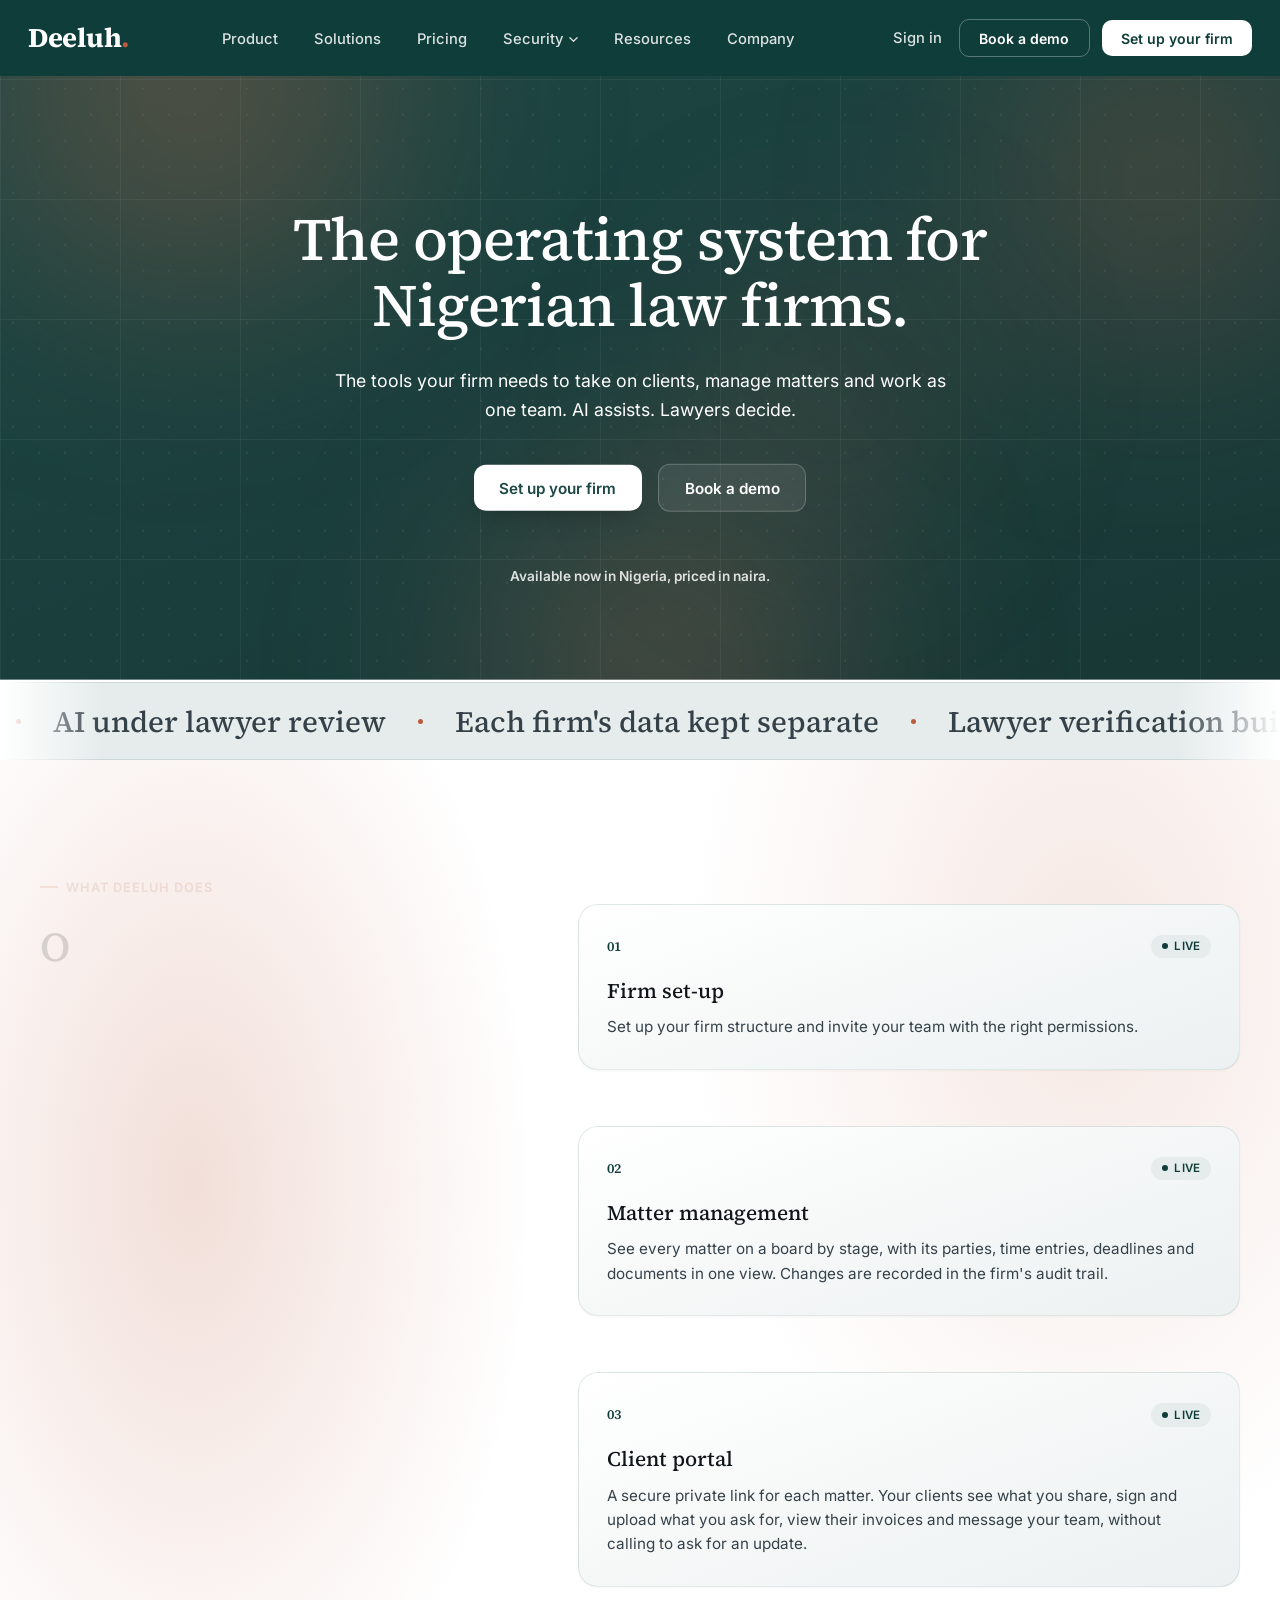
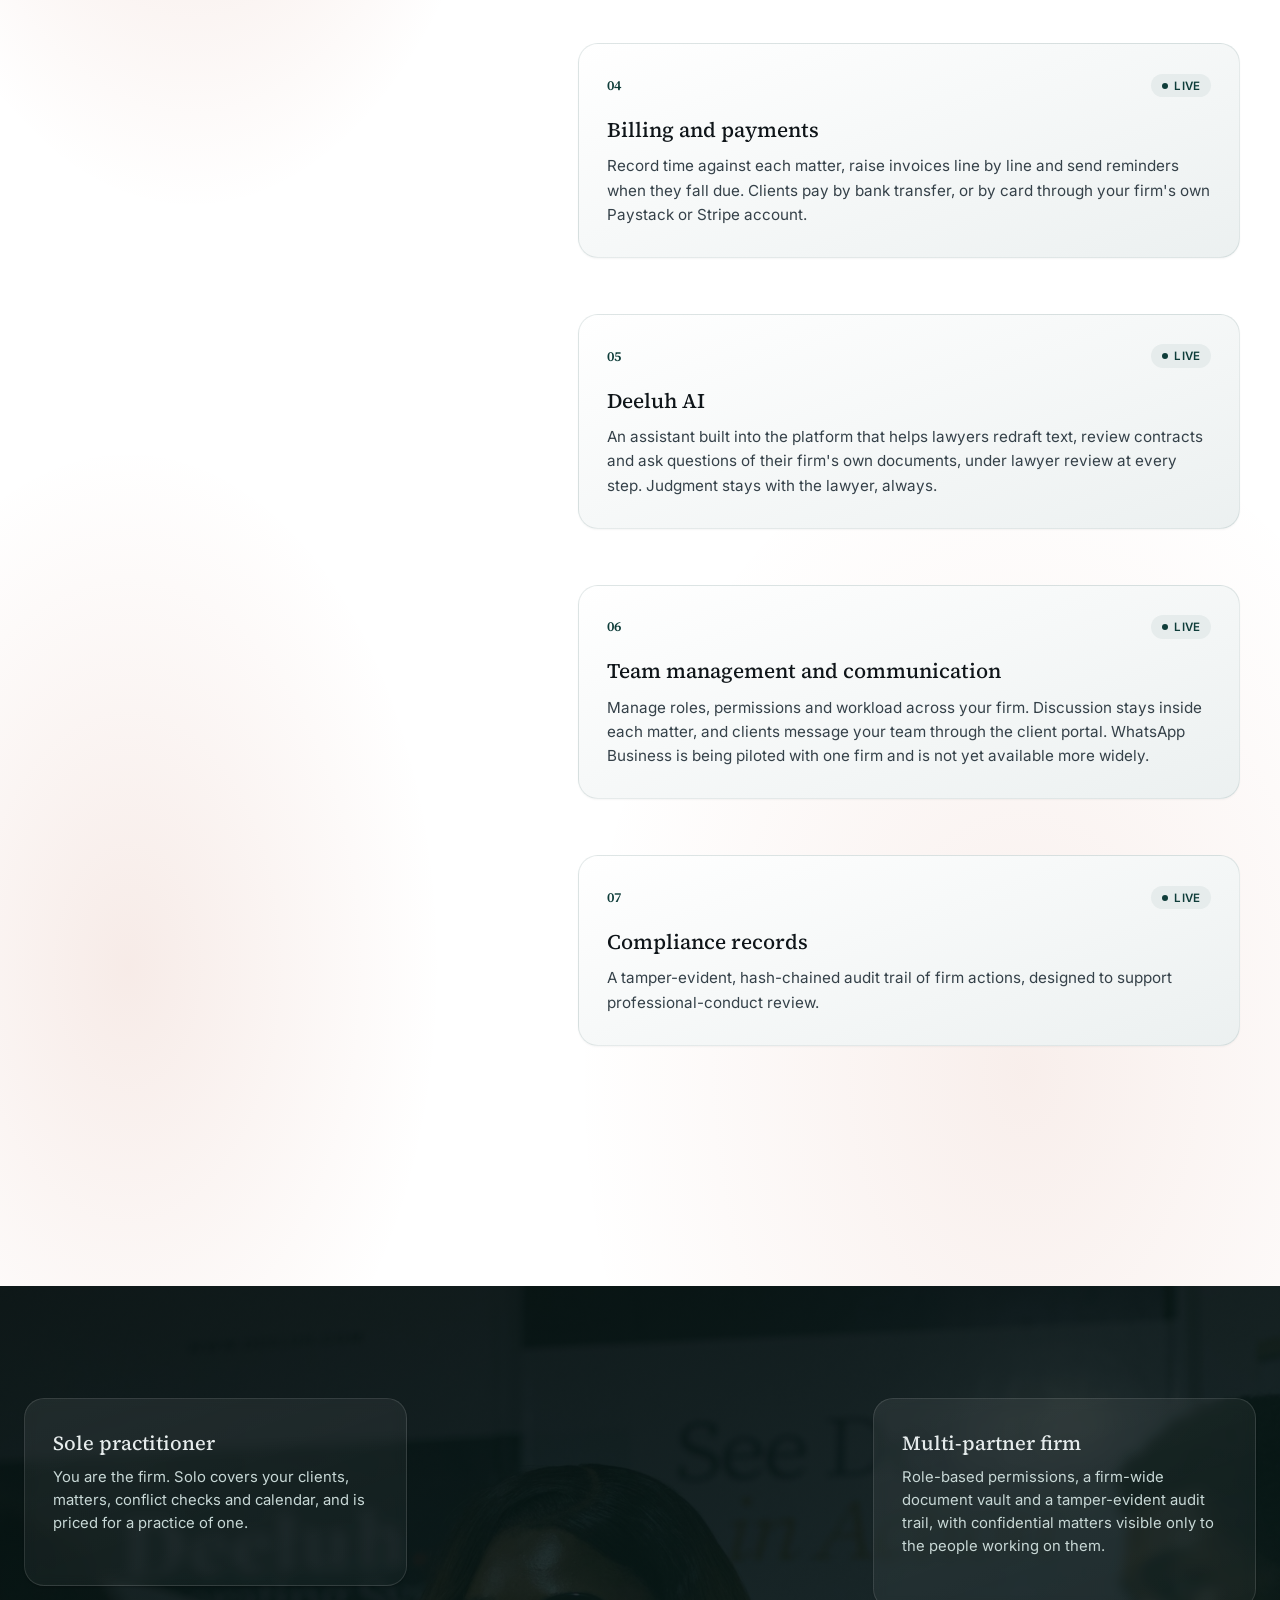
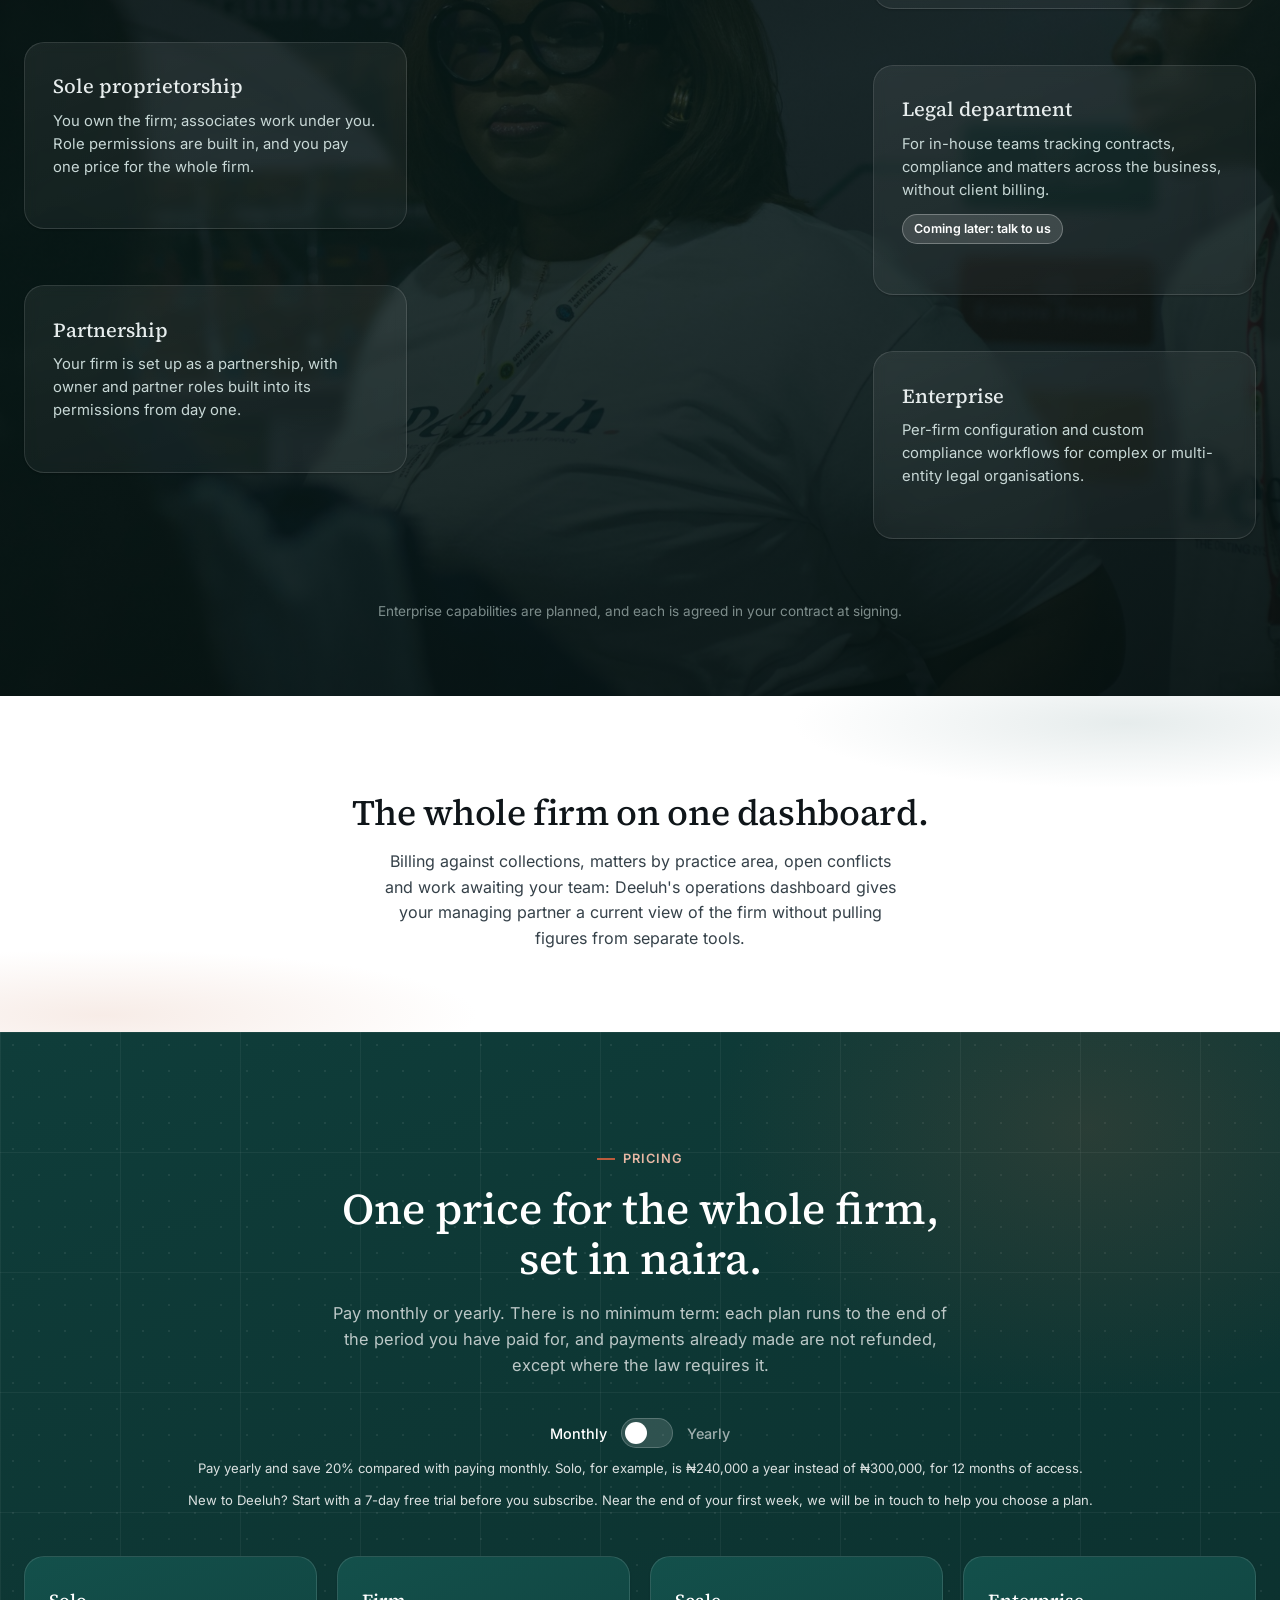
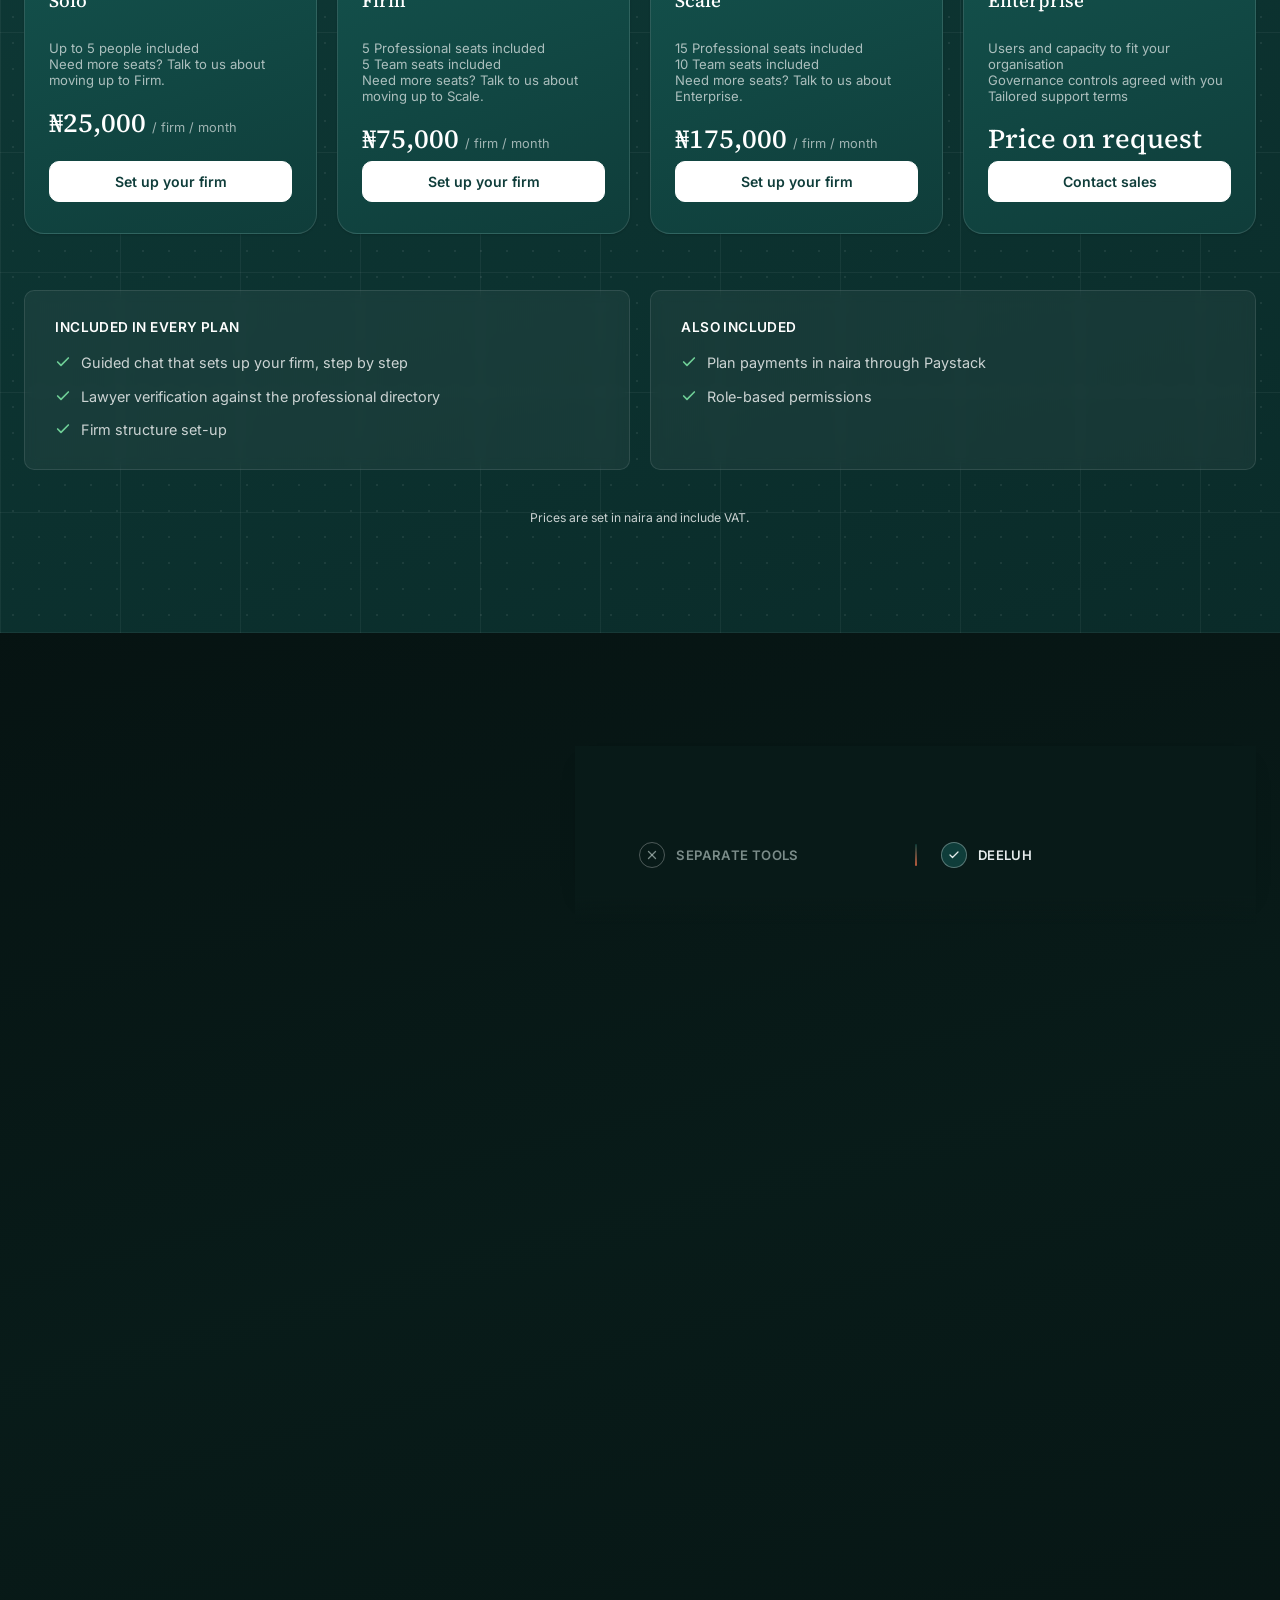
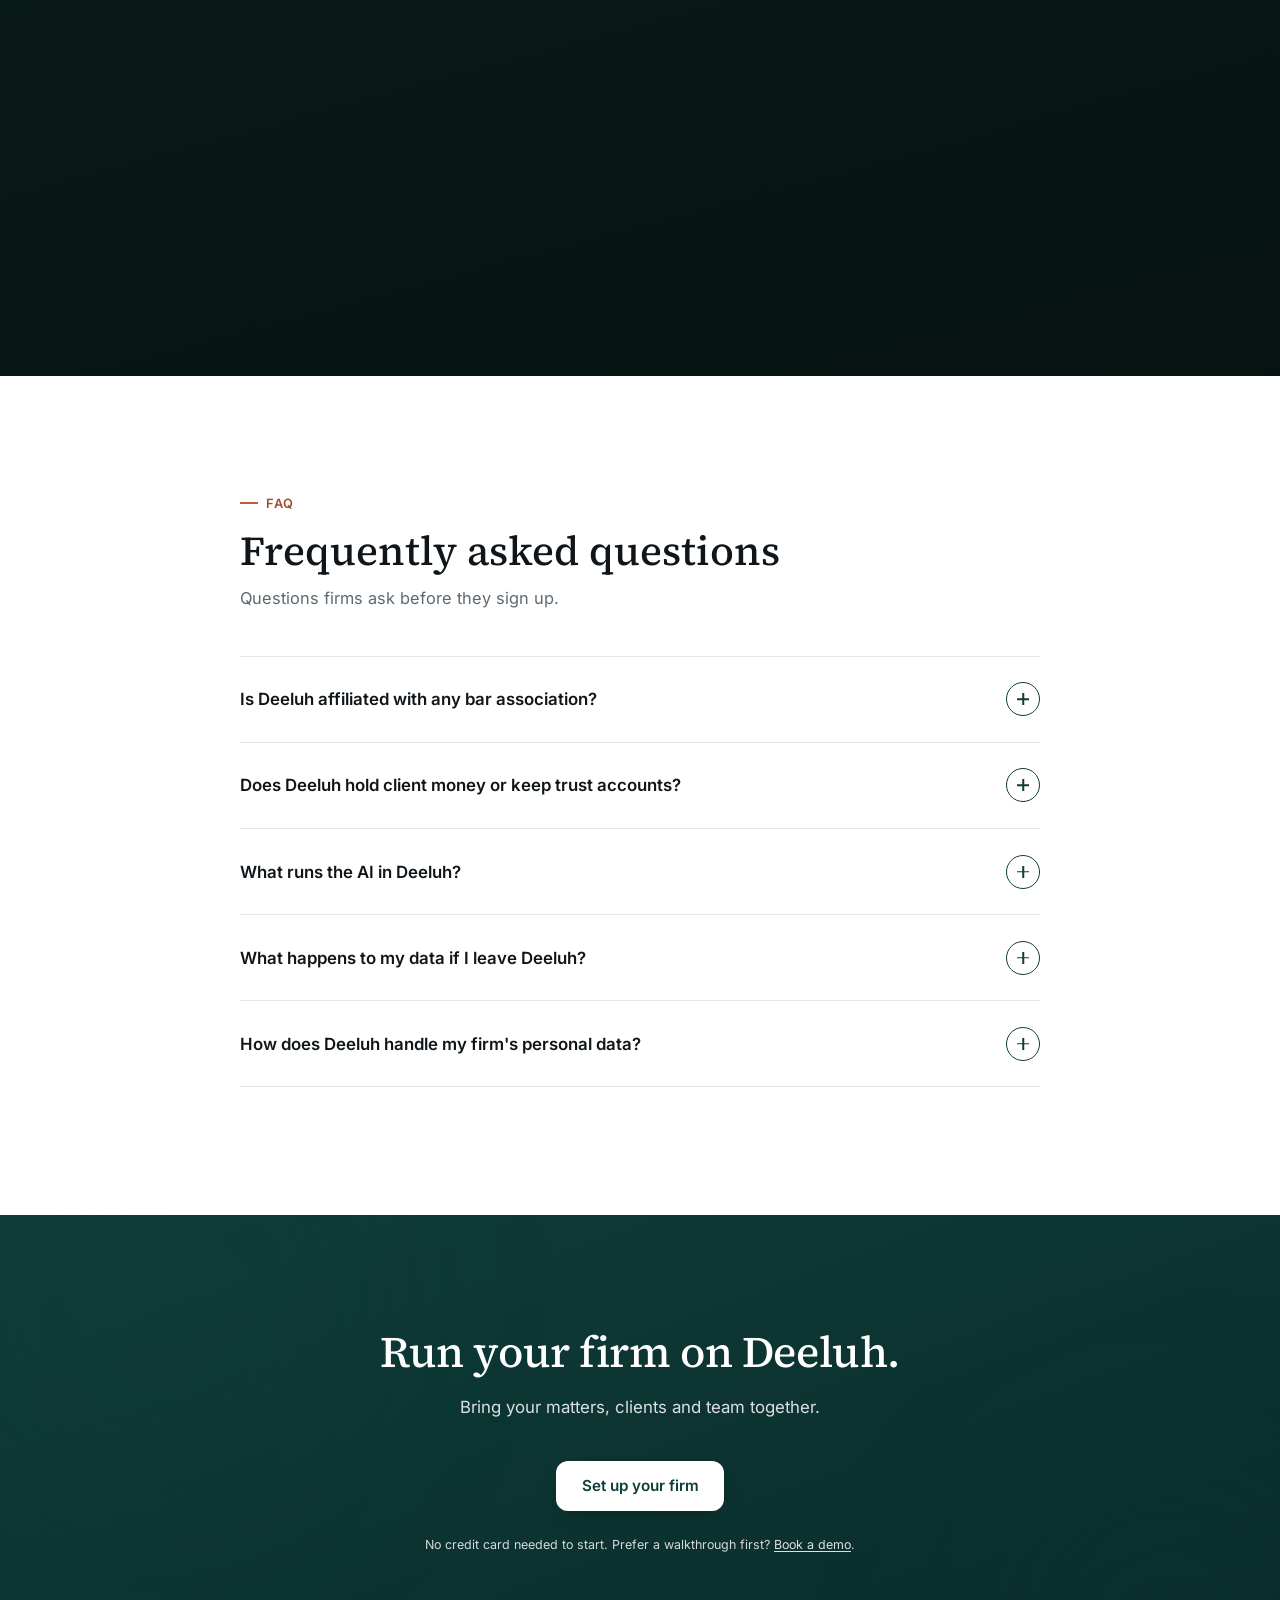
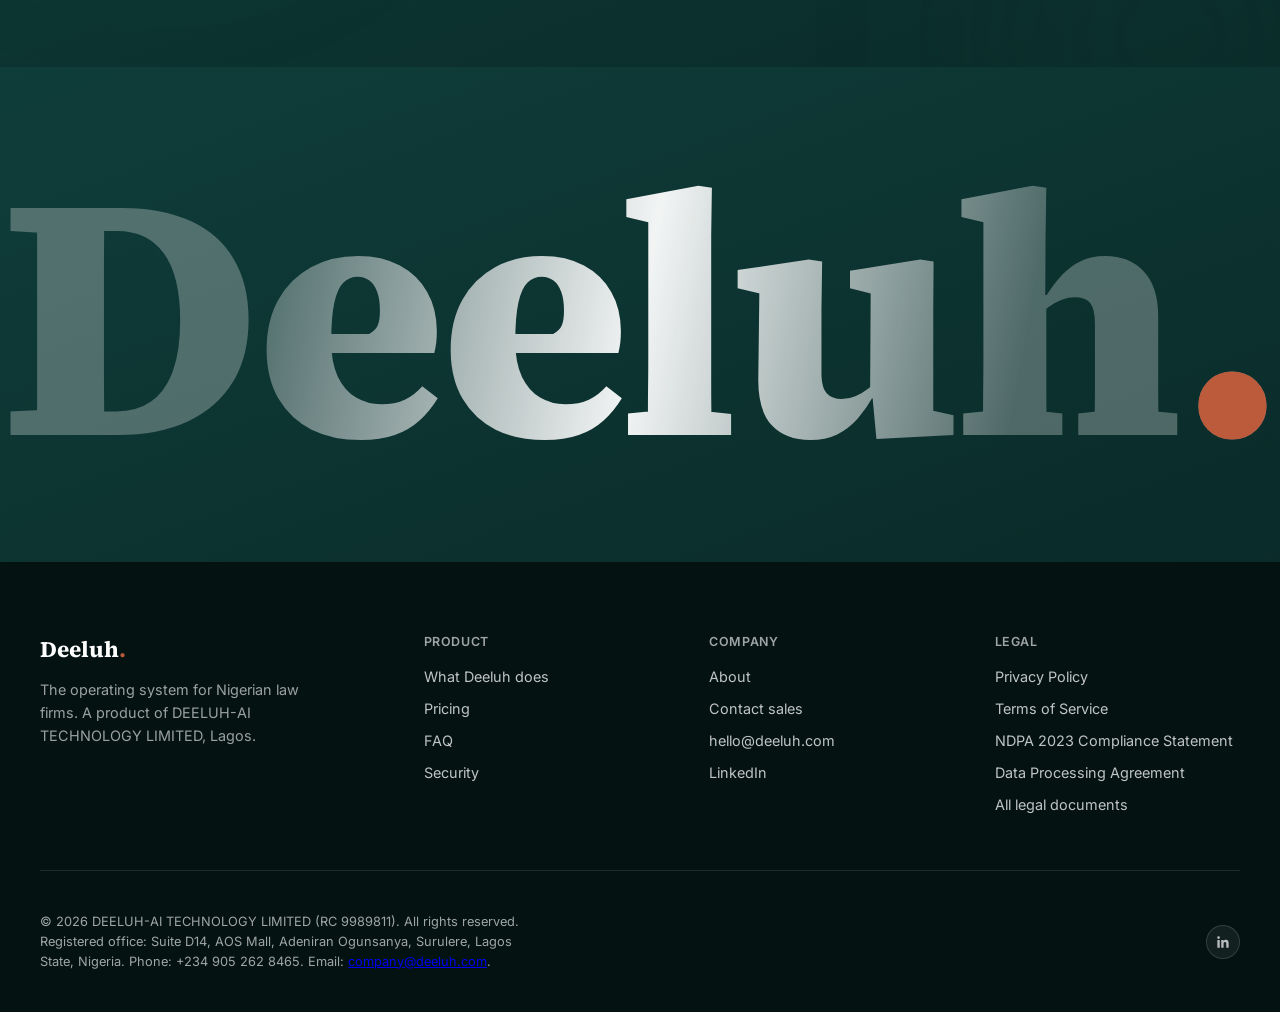
<file: index.html>
<!DOCTYPE html>
<html lang="en">
<head>
<meta name="facebook-domain-verification" content="9q7bp6mjxmibyczs51147rapycitqe" />
<meta charset="UTF-8">
<meta name="viewport" content="width=device-width, initial-scale=1.0">
<title>Deeluh · The operating system for Nigerian law firms</title>
<meta name="description" content="Deeluh is the operating system for Nigerian law firms: matters, clients, conflict checks, fees and documents on one platform, priced in naira. AI assists. Lawyers decide.">
<link rel="canonical" href="https://deeluh.com/">
<meta property="og:type" content="website">
<meta property="og:site_name" content="Deeluh">
<meta property="og:title" content="Deeluh · The operating system for Nigerian law firms">
<meta property="og:description" content="Deeluh is the operating system for Nigerian law firms: matters, clients, conflict checks, fees and documents on one platform, priced in naira. AI assists. Lawyers decide.">
<meta property="og:url" content="https://deeluh.com/">
<meta property="og:image" content="https://deeluh.com/assets/images/og-deeluh.png">
<meta property="og:image:width" content="1200">
<meta property="og:image:height" content="630">
<meta name="twitter:card" content="summary_large_image">
<link rel="icon" href="/favicon.ico" sizes="48x48">
<link rel="icon" type="image/png" sizes="32x32" href="/assets/icons/favicon-32.png">
<link rel="apple-touch-icon" href="/assets/icons/apple-touch-icon.png">
<link rel="preload" href="/assets/fonts/source-serif-4-latin-wght.woff2" as="font" type="font/woff2" crossorigin>
<link rel="preload" href="/assets/fonts/inter-latin-wght.woff2" as="font" type="font/woff2" crossorigin>
<link rel="stylesheet" href="styles.css">
<style>
  /* ==========================================================
     global stylesheet
     ========================================================== */
  :root {
    --brand-primary: #0F3D3A;
    --brand-primary-hover: #0a2b29;
    --brand-primary-tint: #e6ecec;
    --brand-clay: #BC5B3C;
    --brand-clay-hover: #a04a30;
    --brand-clay-tint: #f7ece7;
    --ink: #0f1519;
    --ink-2: #354149;
    --ink-3: #5c6971;

    --font-display: "Source Serif 4", Georgia, serif;
    --font-body: "Inter", system-ui, -apple-system, "Segoe UI", sans-serif;
    --shine-cycle: 5s;
  }

  * { box-sizing: border-box; }
  body {
    margin: 0;
    font-family: var(--font-body);
    color: var(--ink);
    background: #fff;
  }
  h2 {
  overflow-wrap: normal;
  word-break: keep-all;
}

  /* =========================================
  FADEIN FADE OUT EFFECT ON HERO SECTION AND BELOW SECTION 
  ============================================ */

/* used on the ticker + "what deeluh does" section */
.fade-in-section {
    opacity: 0;
    transform: translateY(40px);
    transition: opacity 0.9s ease, transform 0.9s ease;
    will-change: opacity, transform;
  }

  .fade-in-section.is-visible {
    opacity: 1;
    transform: translateY(0);
  }

  @media (prefers-reduced-motion: reduce) {
    .fade-in-section {
      opacity: 1;
      transform: none;
      transition: none;
    }
  }

   /* ==========================================================
     "FOR YOUR FIRM SIZE AND WHAT DEELUH DOES" SECTION WRITEUP EFFECT
     ========================================================== */

    #firmSizeEyebrow, #wddEyebrow { opacity: 0; transition: opacity .08s linear; }
    #firmSizeParagraph { opacity: 0; transform: translateY(12px); transition: opacity .08s linear, transform .08s linear; }
    #firmSizeHeadline .letter { transition: opacity .08s linear, transform .08s linear; }
    /* #firmSizeEyebrow, #wddEyebrow { opacity: 0; transition: opacity .08s linear; } */







     /* ==========================================================
     HERO SECTION
     ========================================================== */
  .hero {
    position: relative;
    padding: 13rem 1.5rem 6rem;
    background: linear-gradient(160deg, var(--brand-primary) 0%, var(--brand-primary-hover) 100%);
    overflow: hidden;
    isolation: isolate;
  }

  .hero::before {
    content: "";
    position: absolute;
    inset: 0;
    background-image: radial-gradient(rgba(255, 255, 255, 0.07) 1px, transparent 1.5px);
    background-size: 26px 26px;
    z-index: 0;
    pointer-events: none;
  }

  /* faint grid lines, ~5% opacity */
  .hero::after {
    content: "";
    position: absolute;
    inset: 0;
    background-image:
      repeating-linear-gradient(90deg, rgba(255,255,255,0.05) 0 1px, transparent 1px 120px),
      repeating-linear-gradient(0deg, rgba(255,255,255,0.05) 0 1px, transparent 1px 120px);
    z-index: 0;
    pointer-events: none;
  }

  .hero__mesh {
    position: absolute;
    border-radius: 50%;
    filter: blur(90px);
    pointer-events: none;
    z-index: 0;
  }

  /* each blob travels a slow, wide loop around the section — staggered
     timing/paths so they never feel like they're moving in sync */
  .hero__mesh--one {
    width: 620px;
    height: 620px;
    top: -220px;
    left: -120px;
    background: radial-gradient(circle, rgba(188, 91, 60, 0.42) 0%, rgba(188, 91, 60, 0) 70%);
    animation: mesh-drift-a 22s ease-in-out infinite;
  }

  .hero__mesh--two {
    width: 520px;
    height: 520px;
    top: -80px;
    right: -140px;
    background: radial-gradient(circle, rgba(188, 91, 60, 0.32) 0%, rgba(188, 91, 60, 0) 70%);
    animation: mesh-drift-b 26s ease-in-out infinite;
    animation-delay: -6s;
  }

  .hero__mesh--three {
    width: 560px;
    height: 560px;
    bottom: -260px;
    left: 30%;
    background: radial-gradient(circle, rgba(217, 119, 87, 0.30) 0%, rgba(217, 119, 87, 0) 70%);
    animation: mesh-drift-a 30s ease-in-out infinite;
    animation-delay: -14s;
  }

  .hero__mesh--four {
    width: 380px;
    height: 380px;
    top: 30%;
    left: 50%;
    background: radial-gradient(circle, rgba(188, 91, 60, 0.22) 0%, rgba(188, 91, 60, 0) 70%);
    animation: mesh-drift-b 24s ease-in-out infinite;
    animation-delay: -10s;
  }

  /* long, wide, organic loops — 5 keypoints instead of a simple
     back-and-forth, so the motion never feels mechanical or like
     it's obviously "resetting" */
     @keyframes mesh-drift-a {
    0%   { transform: translate(0, 0) scale(1); }
    25%  { transform: translate(60px, 40px) scale(1.08); }
    50%  { transform: translate(20px, 90px) scale(0.96); }
    75%  { transform: translate(-40px, 30px) scale(1.05); }
    100% { transform: translate(0, 0) scale(1); }
  }

  @keyframes mesh-drift-b {
    0%   { transform: translate(0, 0) scale(1); }
    25%  { transform: translate(-50px, 60px) scale(0.95); }
    50%  { transform: translate(-90px, -20px) scale(1.08); }
    75%  { transform: translate(-30px, -60px) scale(1); }
    100% { transform: translate(0, 0) scale(1); }
  }

  @media (prefers-reduced-motion: reduce) {
    .hero__mesh { animation: none; }
  }



  /* ==========================================================
     CONTENT — centered SaaS-style hero
     ========================================================== */
  .hero__inner {
    position: relative;
    z-index: 2;
    max-width: 760px;
    margin: 0 auto;
    text-align: center;
  }

  .hero__badge {
    display: inline-flex;
    align-items: center;
    gap: .5rem;
    /* padding: .45rem .9rem;
    border-radius: 999px; */
    /* background: rgba(255, 255, 255, 0.08); */
    /* border: 1px solid rgba(255, 255, 255, 0.18); */
    color: #e7b7a4;
    font-size: .8rem;
    font-weight: 600;
    margin-bottom: 1.75rem;
  }

  /* .hero__badge::before {
    content: "";
    width: 6px;
    height: 6px;
    border-radius: 50%;
    background: var(--brand-clay);
    flex-shrink: 0;
  } */

  .hero h1 {
    font-family: var(--font-display);
    font-weight: 500;
    font-size: clamp(2.4rem, 5.2vw, 3.75rem);
    line-height: 1.1;
    letter-spacing: -0.015em;
    color: #fff;
    margin: 0 0 1.4rem;
  }

  .hero p {
    font-size: 1.1rem;
    line-height: 1.65;
    color: rgb(255, 255, 255);
    max-width: 58ch;
    margin: 0 auto 2.5rem;
  }

  .hero__actions {
    display: flex;
    align-items: center;
    justify-content: center;
    gap: 1rem;
    flex-wrap: wrap;
    margin-bottom: 3.5rem;
  }

  .hero__btn {
    display: inline-flex;
    align-items: center;
    gap: .5rem;
    padding: .85rem 1.6rem;
    border-radius: 12px;
    font-size: .95rem;
    font-weight: 600;
    text-decoration: none;
    transition: transform .25s ease, box-shadow .25s ease, background .25s ease;
  }

  .hero__btn--primary {
    background: var(--brand-clay);
    color: #fff;
    box-shadow: 0 10px 24px -10px rgba(0, 0, 0, 0.4);
  }

  .hero__btn--primary:hover {
    background: var(--brand-clay-hover);
    transform: translateY(-2px);
    box-shadow: 0 14px 28px -10px rgba(0, 0, 0, 0.45);
  }

  .hero__btn--secondary {
    background: rgba(255, 255, 255, 0.08);
    color: #fff;
    border: 1px solid rgba(255, 255, 255, 0.22);
  }

  .hero__btn--secondary:hover {
    background: rgba(255, 255, 255, 0.14);
    border-color: rgba(255, 255, 255, 0.4);
    transform: translateY(-2px);
  }

  /* ==========================================================
     FEATURE STRIP
     ========================================================== */
  .hero__features {
    display: flex;
    align-items: center;
    justify-content: center;
    flex-wrap: wrap;
    gap: .75rem 0;
    font-size: .85rem;
    color: rgba(255, 255, 255, 0.55);
  }

  .hero__features span {
    display: inline-flex;
    align-items: center;
    gap: .4rem;
    padding: 0 1rem;
    position: relative;
  }

  .hero__features span + span::before {
    content: "";
    position: absolute;
    left: 0;
    width: 3px;
    height: 3px;
    border-radius: 50%;
    background: rgba(255, 255, 255, 0.4);
  }

  .hero__features strong {
    color: rgba(255, 255, 255, 0.85);
    font-weight: 600;
  }

  /* ==========================================================
     HERO DASHBOARD IMAGE — sits below the hero copy, in normal
     flow, then a negative bottom margin pulls it down past the
     section's own bottom edge. .hero already has overflow:hidden
     (set above, for the mesh blobs), so the overhang gets clipped
     right at the hero boundary — the "emerging from underneath"
     effect — without any extra wrapper or JS.
     ========================================================== */
  .hero__dashboard {
    position: relative;
    z-index: 1; /* above the dot-grid/mesh (z:0), below .hero__inner content (z:2) */
    width: 70%;
    max-width: 1180px;
    /* margin: 3.5rem auto -16vw; */
    margin: -300px auto -16vw;
    border-radius: 18px 18px 0 0;
    overflow: hidden;
    border: 1px solid rgba(255, 255, 255, 0.14);
  }

  .hero__dashboard img {
    display: block;
    width: 100%;
    height: auto;
  }

  .hero__dashboard img ::after {
  content: "";
  position: absolute;
  inset: 0;
  background: rgba(15, 61, 58, 0.55);
  pointer-events: none;
}

  /* darkens the dashboard's own white UI chrome so it recedes behind
     the hero's white headline/body text, and fades its top edge into
     the hero background instead of showing a hard rectangle edge */
  .hero__dashboard::after {
    content: "";
    position: absolute;
    inset: 0;
    /* background:
      linear-gradient(180deg, rgba(6, 20, 19, 0.55) 0%, rgba(6, 20, 19, 0.16) 20%, rgba(6, 20, 19, 0.22) 65%, rgba(6, 20, 19, 0.4) 100%); */
      background: rgba(15, 61, 58, 0.75);
    pointer-events: none;
  }

  /* ==========================================================
     RESPONSIVE
     ========================================================== */
  @media (max-width: 640px) {
    .hero { padding: 12rem 1.25rem 3.5rem; }
    .hero__actions { flex-direction: column; align-items: stretch; }
    .hero__btn { justify-content: center; }
    .hero__features span { padding: 0 .6rem; }
    .hero__dashboard { width: 88%; margin: 2.5rem auto -22vw; border-radius: 14px 14px 0 0; }
  }


  /* ==========================================================
     TICKER SECTION
     ========================================================== */
     .ticker {
    position: relative;
    padding: 1.1rem 0;
    background: var(--brand-primary-tint);
    border-top: 1px solid rgba(15, 61, 58, 0.12);
    border-bottom: 1px solid rgba(15, 61, 58, 0.12);
    overflow: hidden;
  }

  /* fade the track out at both edges instead of a hard cut */
  .ticker {
    -webkit-mask-image: linear-gradient(90deg, transparent 0%, #000 8%, #000 92%, transparent 100%);
    mask-image: linear-gradient(90deg, transparent 0%, #000 8%, #000 92%, transparent 100%);
  }

  .ticker__track {
    display: flex;
    align-items: center;
    width: max-content;
    animation: ticker-scroll 32s linear infinite;
  }

  .ticker:hover .ticker__track {
    animation-play-state: paused;
  }

  .ticker__group {
    display: flex;
    align-items: center;
    flex-shrink: 0;
  }

  .ticker__item {
    display: inline-flex;
    align-items: center;
    gap: 2rem;
    padding: 0 1rem;
    font-size: 1.85rem;
    font-weight: 500;
    color: var(--ink-2);
    white-space: nowrap;
    font-family: var(--font-display);
    
  }

  .ticker__item::before {
    content: "";
    width: 5px;
    height: 5px;
    border-radius: 50%;
    background: var(--brand-clay);
    flex-shrink: 0;
  }

  @keyframes ticker-scroll {
    from { transform: translateX(0); }
    to   { transform: translateX(-50%); } /* exactly half, since content is duplicated once */
  }

  @media (prefers-reduced-motion: reduce) {
    .ticker__track { animation: none; }
  }

  @media (max-width: 640px) {
  .ticker__item {
    font-size: 1rem;      /* down from 1.85rem */
    gap: 1.5rem;          /* down from 3.9rem — was scaled for the bigger text */
    padding: 0 1rem;      /* down from 0 2rem */
  }
}

  /* ==========================================================
     "WHAT DEELUH DOES" SECTION
     ========================================================== */
     .wdd {
    position: relative;
    padding: 7rem 1.5rem 9rem;
    /* background:
      radial-gradient(55% 45% at 90% 5%, var(--brand-primary-tint) 0%, rgba(230, 236, 236, 0) 60%),
      radial-gradient(45% 35% at 5% 100%, var(--brand-clay-tint) 0%, rgba(247, 236, 231, 0) 60%),
      #fff; */
      background-color: #fff; 
    background-image:
      radial-gradient(38% 42% at 15% 20%, rgba(188, 91, 60, 0.20) 0%, rgba(188, 91, 60, 0) 70%),
      radial-gradient(45% 40% at 85% 10%, rgba(188, 91, 60, 0.14) 0%, rgba(188, 91, 60, 0) 70%),
      radial-gradient(50% 45% at 80% 90%, rgba(188, 91, 60, 0.10) 0%, rgba(188, 91, 60, 0) 70%),
      radial-gradient(35% 35% at 10% 85%, rgba(188, 91, 60, 0.12) 0%, rgba(188, 91, 60, 0) 70%);
    background-repeat: no-repeat;
    background-attachment: fixed;
  }

  .wdd__inner {
    max-width: 1200px;
    margin: 0 auto;
  }

  /* ==========================================================
     GRID — left text pinned, right cards scroll
     ========================================================== */
  .wdd-grid {
    display: grid;
    grid-template-columns: minmax(280px, 0.85fr) 1.15fr;
    gap: 3rem;
    align-items: start;
  }

  /* left copy — same design language as the "For your firm size" middle column */
  .wdd-left {
    position: sticky;
    top: 6rem; /* pins near the top of the viewport — match your fixed nav's height */
    align-self: start;
    padding: 0 1rem 0 0;
    z-index: 2;
  }

  .wdd-left__eyebrow {
    display: inline-flex;
    align-items: center;
    gap: .5rem;
    font-size: .8rem;
    font-weight: 600;
    letter-spacing: .08em;
    text-transform: uppercase;
    color: var(--brand-clay-hover);
    margin-bottom: 1.25rem;
  }

  .wdd-left__eyebrow::before {
    content: "";
    width: 18px;
    height: 2px;
    background: var(--brand-clay);
    display: inline-block;
  }

  .wdd-left h2 {
    font-family: var(--font-display);
    font-weight: 500;
    font-size: clamp(2rem, 3.2vw, 2.75rem);
    line-height: 1.15;
    letter-spacing: -0.01em;
    color: var(--ink);
    margin: 0 0 1.25rem;
  }

  .wdd-left p {
    font-size: 1.05rem;
    line-height: 1.65;
    color: var(--ink-2);
    max-width: 40ch;
    margin: 0;
  }

  /* right column — the four scrolling cards */
  .wdd-right {
    display: flex;
    flex-direction: column;
    gap: 3.5rem;
    padding: 2rem 0 6rem;
  }

  /* ==========================================================
     CARDS — identical spec to .firm-card (gradient, radius, shadow, hover)
     ========================================================== */
  .wdd-card {
    position: relative;
    padding: 1.85rem 1.75rem;
    border-radius: 20px;
    background: linear-gradient(160deg, #ffffff 0%, var(--brand-primary-tint) 130%);
    border: 1px solid rgba(15, 61, 58, 0.10);
    box-shadow: 0 1px 2px rgba(15, 21, 25, 0.04);
    transition: transform .4s cubic-bezier(.2,.8,.2,1), box-shadow .4s ease, border-color .4s ease;
  }

  .wdd-card:hover {
    transform: translateY(-6px);
    border-color: var(--brand-primary);
    box-shadow: 0 24px 48px -18px rgba(15, 61, 58, 0.28);
  }

  .wdd-card__top {
    display: flex;
    align-items: center;
    justify-content: space-between;
    margin-bottom: 1.1rem;
  }

  .wdd-card__index {
    font-family: var(--font-display);
    font-size: .85rem;
    font-weight: 600;
    color: var(--brand-primary);
    letter-spacing: .02em;
  }

  .wdd-card__status {
    display: inline-flex;
    align-items: center;
    gap: .4rem;
    font-size: .72rem;
    font-weight: 600;
    letter-spacing: .03em;
    text-transform: uppercase;
    padding: .3rem .65rem;
    border-radius: 999px;
  }

  .wdd-card__status::before {
    content: "";
    width: 6px;
    height: 6px;
    border-radius: 50%;
  }

  .wdd-card__status--live {
    background: var(--brand-primary-tint);
    color: var(--brand-primary);
  }
  .wdd-card__status--live::before { background: var(--brand-primary); }

  .wdd-card__status--dev {
    background: var(--brand-clay-tint);
    color: var(--brand-clay-hover);
  }
  .wdd-card__status--dev::before { background: var(--brand-clay); }

  .wdd-card h3 {
    font-family: var(--font-display);
    font-weight: 500;
    font-size: 1.3rem;
    color: var(--ink);
    margin: 0 0 .65rem;
  }

  .wdd-card p {
    font-size: .95rem;
    line-height: 1.6;
    color: var(--ink-2);
    margin: 0;
  }

  /* ==========================================================
     "WHAT DEELUH DOES" RESPONSIVE
     ========================================================== */
  @media (max-width: 900px) {
    .wdd { padding: 4.5rem 1.25rem 4rem; }
    .wdd-grid { grid-template-columns: 1fr; gap: 2.5rem; }
    .wdd-left { position: static; padding: 0; }
    .wdd-left p { max-width: none; }
    .wdd-right { padding: 0; gap: 1.5rem; }
  }

  @media (prefers-reduced-motion: reduce) {
    .wdd-card { transition: none; }
    .wdd-card:hover { transform: none; }
  }

  /* ==========================================================
     FOR YOUR FIRM SIZE SECTION
     ========================================================== */
  .firm-size {
    position: relative;
    padding: 7rem 1.5rem 4rem;
    background-color: #0a2320;
    /* overflow: hidden;  -- intentionally left off: .firm-mid uses
       position:sticky below, and overflow other than visible on an
       ancestor can break sticky positioning */
  }

  /* dark cinematic background photo — same layering approach as the
     other photographic section below (.compare), kept as its own
     ::before/::after pair so the existing sticky/grid layout underneath
     is untouched */
  .firm-size::before {
    content: "";
    position: absolute;
    inset: 0;
    background-image: url('/assets/images/deeluhteam1.jpg');
    background-size: cover;
    background-position: center 30%;
    z-index: 0;
  }

  .firm-size::after {
    content: "";
    position: absolute;
    inset: 0;
    background: linear-gradient(165deg, rgba(6, 18, 17, 0.93) 0%, rgba(8, 26, 24, 0.86) 45%, rgba(6, 18, 17, 0.94) 100%);
    z-index: 0;
  }

  .firm-size__inner {
    position: relative;
    z-index: 1;
    max-width: 1240px;
    margin: 0 auto;
  }

  /* ==========================================================
     GRID — three columns, middle sticks, sides scroll
     ========================================================== */
  .firm-grid {
    display: grid;
    grid-template-columns: 1fr minmax(300px, 1.05fr) 1fr;
    gap: 2rem;
    align-items: start;
  }

  .firm-col {
    display: flex;
    flex-direction: column;
    gap: 3.5rem;
  }

  .firm-col--left  { padding-top: 0; }
  .firm-col--right { padding-top: 0; } 

  .firm-mid {
    position: sticky;
    top: 14vh;
    position: -webkit-sticky;
    z-index: 10;
    align-self: start;
    padding: 0 1rem;
  }


  .firm-mid__eyebrow {
    display: inline-flex;
    align-items: center;
    gap: .5rem;
    font-family: var(--font-body);
    font-size: .8rem;
    font-weight: 600;
    letter-spacing: .08em;
    text-transform: uppercase;
    color: #e7b7a4; /* lighter clay — same treatment used on the site's other dark sections (hero, pricing) */
    margin-bottom: 1.25rem;
  }

  .firm-mid__eyebrow::before {
    content: "";
    width: 18px;
    height: 2px;
    background: var(--brand-clay);text-align: center;
    display: inline-block;
  }

  .firm-mid span {
    text-align: center;
  }


  .firm-mid h2 {
    font-family: var(--font-display);
    font-weight: 500;
    font-size: clamp(2rem, 3.2vw, 2.75rem);
    line-height: 1.15;
    letter-spacing: -0.01em;
    color: var(--brand-primary-tint);
    margin: 0 0 1.25rem;
    text-align: center;
  }

  .firm-mid p {
    font-size: 1.05rem;
    line-height: 1.65;
    color: #C8D8D6;
    max-width: 40ch;
    margin: 0;
    text-align: center;
  }

  /* ==========================================================
     CARDS
     ========================================================== */
  .firm-card {
    position: relative;
    padding: 1.85rem 1.75rem;
    border-radius: 20px;
    background: linear-gradient(160deg, rgba(255, 255, 255, 0.07) 0%, rgba(255, 255, 255, 0.02) 130%);
    border: 1px solid rgba(255, 255, 255, 0.12);
    box-shadow: 0 1px 2px rgba(0, 0, 0, 0.2);
    backdrop-filter: blur(6px);
    transition: transform .4s cubic-bezier(.2,.8,.2,1), box-shadow .4s ease, border-color .4s ease;
  }

  .firm-card:hover {
    transform: translateY(-6px);
    border-color: rgba(255, 255, 255, 0.3);
    box-shadow: 0 24px 48px -18px rgba(0, 0, 0, 0.5);
  }

  /* scale cluster — dots grow with firm size, a real structural echo of the copy */
  .firm-card__scale {
    display: flex;
    align-items: flex-end;
    gap: 4px;
    height: 20px;
    margin-bottom: 1.1rem;
  }

  .firm-card__scale span {
    display: block;
    width: 6px;
    border-radius: 2px;
    background: var(--brand-primary-tint);
  }

  .firm-card__scale span.is-filled {
    background: var(--brand-primary);
  }

  .firm-card h3 {
    font-family: var(--font-display);
    font-weight: 500;
    font-size: 1.25rem;
    color: var(--brand-primary-tint);
    margin: 0 0 .6rem;
  }

  .firm-card p {
    font-size: .925rem;
    line-height: 1.55;
    color: #C8D8D6;
    margin: 0 0 1.25rem;
  }

  .firm-card__price {
    display: inline-flex;
    align-items: baseline;
    gap: .3rem;
    padding: .4rem .85rem;
    border-radius: 999px;
    background: var(--brand-clay-tint);
    color: var(--brand-clay-hover);
    font-size: .85rem;
    font-weight: 600;
  }

  /* footnote under the grid */
  .firm-size__note {
    text-align: center;
    margin-top: 4rem;
    font-size: .85rem;
    color: rgba(200, 216, 214, 0.6);
  }


    /* ==========================================================
     "FOR YOUR FIRM SIZE" RESPONSIVE
     ========================================================== */
     @media (max-width: 900px) {
    .firm-size { padding: 4.5rem 1.25rem 4rem; }
    .firm-grid { grid-template-columns: 1fr; gap: 3rem; }
    .firm-col--right { padding-top: 0; }
    .firm-mid { position: static; padding: 0; order: -1; }
    .firm-mid p { max-width: none; }
  }

  @media (prefers-reduced-motion: reduce) {
    .firm-card { transition: none; }
    .firm-card:hover { transform: none; }
  }

  /* ==========================================================
     DASHBOARD SECTION
     ========================================================== */
     .dashboard-showcase {
    position: relative;
    padding: 7rem 1.5rem 4rem;
    background-color: #fff;
    background-image:
      radial-gradient(40% 40% at 88% 8%, var(--brand-primary-tint) 0%, rgba(230, 236, 236, 0) 65%),
      radial-gradient(45% 40% at 8% 95%, var(--brand-clay-tint) 0%, rgba(247, 236, 231, 0) 65%);
    background-repeat: no-repeat;
    /* overflow: hidden; */
  }


  /* ==========================================================
     DASHBOARD IMAGE SECTION
     ========================================================== */
  
  .dashboard-showcase {
    position: relative;
    height: 220vh;
    background-color: #fff;
    background-image:
      radial-gradient(40% 30% at 88% 8%, var(--brand-primary-tint) 0%, rgba(230, 236, 236, 0) 65%),
      radial-gradient(45% 30% at 8% 95%, var(--brand-clay-tint) 0%, rgba(247, 236, 231, 0) 65%);
    background-repeat: no-repeat;
  }

  .dashboard-showcase__pin {
    position: sticky;
    top: 0;
    height: 100vh;
    display: flex;
    align-items: center;
    justify-content: center;
    padding: 0 1.5rem;
    overflow: hidden;
  }

  .dashboard-showcase__inner {
    position: relative;
    max-width: 1300px;
    margin: 0 auto;
    width: 100%;
    height: 100%;
    display: flex;
    align-items: center;
    justify-content: center;
  }

  /* ==========================================================
     HEADER — taken out of flow so it doesn't compete with the
     image for vertical space. Sits on top early on, then fades
     and lifts away via JS as the image grows toward full size.
     ========================================================== */
  .dashboard-showcase__header {
    position: absolute;
    top: 3rem;
    left: 50%;
    transform: translateX(-50%);
    max-width: 680px;
    width: 100%;
    text-align: center;
    z-index: 2;
    will-change: opacity, transform;
  }

  .dashboard-showcase__header h2 {
    font-family: var(--font-display);
    font-weight: 500;
    font-size: clamp(1.8rem, 2.8vw, 2.5rem);
    line-height: 1.15;
    letter-spacing: -0.01em;
    color: var(--ink);
    margin: 0 0 1rem;
  }

  .dashboard-showcase__header p {
    font-size: 1rem;
    line-height: 1.6;
    color: var(--ink-2);
    margin: 0 auto;
    max-width: 52ch;
  }

  /* ==========================================================
     IMAGE — the part that scales, now free to use the whole
     pinned viewport once the header has faded out. No height
     cap this time, so it can reach its original full size.
     ========================================================== */
  .dashboard-showcase__media {
    position: relative;
    max-width: 1180px;
    width: 100%;
    margin: 0 auto;
    text-align: center;
    transform: scale(0.5); /* starting size — JS animates this up to 1 */
    transform-origin: center center;
    will-change: transform;
  }

  .dashboard-showcase__media img {
    width: 100%;
    height: auto;
    display: block;
    margin: 0 auto;
    filter: drop-shadow(0 40px 60px rgba(15, 61, 58, 0.22));
  }

  /* soft glow sitting behind the image for extra depth */
  .dashboard-showcase__media::before {
    content: "";
    position: absolute;
    top: 10%;
    left: 50%;
    transform: translateX(-50%);
    width: 80%;
    height: 70%;
    background: radial-gradient(closest-side, rgba(15, 61, 58, 0.14) 0%, rgba(15, 61, 58, 0) 80%);
    filter: blur(50px);
    z-index: -1;
  }

  /* ==========================================================
     MOBILE — the pinned-zoom effect is desktop-only. Below the
     breakpoint, this collapses back to a normal, short section:
     no tall scroll-runway, no sticky pin, image at rest size.
     ========================================================== */
     @media (max-width: 900px) {

.dashboard-showcase {
  height: auto;
  padding: 4.5rem 1.25rem 4rem;
}

.dashboard-showcase__pin {
  position: static;
  height: auto;
  display: block;
  padding: 0;
  overflow: visible;
}

.dashboard-showcase__inner {
  height: auto;

  display: flex;
  flex-direction: column;
  align-items: center;
  justify-content: flex-start;

  gap: 2rem;
}

.dashboard-showcase__header {
  position: static;
  top: auto;
  left: auto;
  transform: none;

  order: 1;

  width: 100%;
  max-width: 680px;

  margin: 0 auto;
  text-align: center;

  opacity: 1 !important;
}

.dashboard-showcase__media {
  order: 2;

  width: 100%;
  max-width: 1180px;

  transform: none;
}
}

  @media (prefers-reduced-motion: reduce) {
    .dashboard-showcase__media { transition: none; }
  }


   /* ========================
     PRICING SECTION
     =========================== */

     .pricing {
    position: relative;
    padding: 7rem 1.5rem 6rem;
    background: linear-gradient(160deg, var(--brand-primary) 0%, var(--brand-primary-hover) 100%);
    overflow: hidden;
    isolation: isolate;
  }

  /* dot grid, ~5% opacity — same treatment as the modules section */
  .pricing::before {
    content: "";
    position: absolute;
    inset: 0;
    background-image: radial-gradient(rgba(255, 255, 255, 0.07) 1px, transparent 1.5px);
    background-size: 26px 26px;
    z-index: 0;
    pointer-events: none;
  }

  /* faint grid lines, ~4% opacity */
  .pricing::after {
    content: "";
    position: absolute;
    inset: 0;
    background-image:
      repeating-linear-gradient(90deg, rgba(255,255,255,0.05) 0 1px, transparent 1px 120px),
      repeating-linear-gradient(0deg, rgba(255,255,255,0.05) 0 1px, transparent 1px 120px);
    z-index: 0;
    pointer-events: none;
  }

  /* the original clay glow — kept as its own layer since ::before
     and ::after are now taken by the grid/dot textures */
  .pricing__glow {
    position: absolute;
    inset: 0;
    background: radial-gradient(45% 35% at 85% 8%, rgba(188, 91, 60, 0.16) 0%, rgba(188, 91, 60, 0) 65%);
    pointer-events: none;
    z-index: 0;
  }

  .pricing__inner {
    position: relative;
    z-index: 2;
    max-width: 1280px;
    margin: 0 auto;
  }

  .pricing__header {
    text-align: center;
    max-width: 640px;
    margin: 0 auto 2.5rem;
  }

  .pricing__eyebrow {
    display: inline-flex;
    align-items: center;
    gap: .5rem;
    font-size: .8rem;
    font-weight: 600;
    letter-spacing: .08em;
    text-transform: uppercase;
    color: #e7b7a4;
    margin-bottom: 1.1rem;
  }

  .pricing__eyebrow::before {
    content: "";
    width: 18px;
    height: 2px;
    background: var(--brand-clay);
    display: inline-block;
  }

  .pricing__header h2 {
    font-family: var(--font-display);
    font-weight: 500;
    font-size: clamp(2rem, 3.4vw, 2.75rem);
    line-height: 1.15;
    color: #fff;
    margin: 0 0 1rem;
  }

  .pricing__header p {
    font-size: 1.02rem;
    line-height: 1.6;
    color: rgba(255,255,255,0.72);
    margin: 0;
  }

  /* ==========================================================
     MONTHLY / YEARLY SWITCH
     ========================================================== */
  .billing-toggle {
    display: flex;
    align-items: center;
    justify-content: center;
    gap: .85rem;
    margin: 0 0 .75rem;
  }

  .billing-toggle span {
    font-size: .9rem;
    font-weight: 500;
    color: rgba(255,255,255,0.6);
    transition: color .25s ease;
  }

  .billing-toggle span.is-active { color: #fff; }

  .toggle-switch {
    position: relative;
    width: 52px;
    height: 30px;
    border-radius: 999px;
    background: rgba(255,255,255,0.14);
    border: 1px solid rgba(255,255,255,0.2);
    cursor: pointer;
    padding: 0;
    flex-shrink: 0;
  }

  .toggle-switch__knob {
    position: absolute;
    top: 3px;
    left: 3px;
    width: 22px;
    height: 22px;
    border-radius: 50%;
    background: var(--brand-clay);
    transition: transform .3s cubic-bezier(.2,.8,.2,1);
  }

  .pricing.is-annual .toggle-switch__knob { transform: translateX(22px); }

  .billing-toggle__save {
    display: block;
    text-align: center;
    font-size: .82rem;
    color: #e7b7a4;
    margin-bottom: 3rem;
  }

  .pricing-grid {
    display: flex;
    grid-template-columns: repeat(5, 1fr);
    gap: 1.25rem;
    /* align-items: stretch; */
    justify-content: center;
    margin: auto;
  }

  .price-card {
    position: relative;
    display: flex;
    flex-direction: column;
    padding: 1.9rem 1.5rem;
    border-radius: 20px;
    background: linear-gradient(160deg, var(--brand-primary) 0%, var(--brand-clay) 165%);
    border: 1px solid rgba(255,255,255,0.12);
    box-shadow: 0 1px 2px rgba(0,0,0,0.15);
    transition: transform .4s cubic-bezier(.2,.8,.2,1), box-shadow .4s ease, border-color .4s ease;
  }

  .price-card:hover {
    transform: translateY(-6px);
    border-color: var(--brand-clay);
    box-shadow: 0 24px 48px -18px rgba(188, 91, 60, 0.45);
  }

  .price-card--popular {
    border-color: var(--brand-clay);
    box-shadow: 0 20px 40px -16px rgba(188, 91, 60, 0.35);
  }

  .price-card__badge {
    position: absolute;
    top: -13px;
    left: 50%;
    transform: translateX(-50%);
    background: var(--brand-clay);
    color: #fff;
    font-size: .7rem;
    font-weight: 600;
    letter-spacing: .04em;
    text-transform: uppercase;
    padding: .35rem .75rem;
    border-radius: 999px;
    white-space: nowrap;
  }

  .price-card__tier {
    font-family: var(--font-display);
    font-weight: 500;
    font-size: 1.15rem;
    color: #fff;
    margin: 0 0 .3rem;
  }

  .price-card__scope {
    font-size: .82rem;
    color: rgba(255,255,255,0.65);
    margin: 1.4rem 0 1rem;
  }

  .price-card__amount {
    display: flex;
    align-items: baseline;
    gap: .35rem;
    margin-bottom: .25rem;
    min-height: 2.2rem;
  }

  .price-card__amount .value {
    font-family: var(--font-display);
    font-size: 1.7rem;
    font-weight: 500;
    color: #fff;
  }

  .price-card__amount .unit {
    font-size: .8rem;
    color: rgba(255,255,255,0.6);
  }

  .price-card__annual-note {
    font-size: .78rem;
    color: #e7b7a4;
    min-height: 1.1em;
    margin-bottom: 1.4rem;
  }

  .price-card__cta {
    margin-top: auto;
    display: inline-flex;
    align-items: center;
    justify-content: center;
    padding: .7rem 1rem;
    border-radius: 10px;
    background: rgba(255,255,255,0.1);
    border: 1px solid rgba(255,255,255,0.2);
    color: #fff;
    font-size: .88rem;
    font-weight: 600;
    text-decoration: none;
    transition: background .25s ease, border-color .25s ease;
  }

  .price-card--popular .price-card__cta,
  .price-card__cta:hover {
    background: var(--brand-clay);
    border-color: var(--brand-clay);
  }

  .price-annual { display: none; }
  .pricing.is-annual .price-monthly { display: none; }
  .pricing.is-annual .price-annual { display: flex; }
  .pricing.is-annual .price-card__annual-note { display: block; }
  .price-card__annual-note { display: none; }

  .pricing__disclaimer {
    text-align: center;
    font-size: .76rem;
    color: rgba(255, 255, 255, 0.45);
    margin-top: 2.5rem;
  }

  .feature-panel {
    margin-top: 3.5rem;
    display: grid;
    grid-template-columns: 1fr 1fr;
    gap: 1.25rem;
  }

  .feature-panel__col {
    /* border-radius: var(--pricing-radius); */
    border-radius: 10px;
    padding: 1.75rem 1.9rem;
    background: rgba(255,255,255,0.05);
    border: 1px solid rgba(255,255,255,0.1);
    backdrop-filter: blur(6px);
  }

  .feature-panel__title {
    display: flex;
    align-items: center;
    gap: .55rem;
    font-size: .85rem;
    font-weight: 600;
    letter-spacing: .03em;
    text-transform: uppercase;
    color: #fff;
    margin: 0 0 1.1rem;
  }

  .feature-panel__title .dot {
    width: 8px;
    height: 8px;
    border-radius: 50%;
  }

  .feature-panel__col--live .dot { background: #6fcf97; }
  .feature-panel__col--dev .dot { background: #e7b7a4; }

  .feature-panel__col ul {
    list-style: none;
    margin: 0;
    padding: 0;
    display: flex;
    flex-direction: column;
    gap: .75rem;
  }

  .feature-panel__col li {
    display: flex;
    align-items: flex-start;
    gap: .6rem;
    font-size: .9rem;
    line-height: 1.5;
    color: rgba(255,255,255,0.78);
  }

  .feature-panel__col li svg {
    flex-shrink: 0;
    margin-top: 2px;
  }

  .feature-panel__col--live li svg { color: #6fcf97; }
  .feature-panel__col--dev li svg { color: #e7b7a4; }

 

  /* ==========================================================
     PRICING RESPONSIVE
     ========================================================== */
  @media (max-width: 1100px) {
    .pricing-grid { grid-template-columns: repeat(3, 1fr);
      display: grid; }
  }

  @media (max-width: 720px) {
    .pricing { padding: 4.5rem 1.25rem 3.5rem; }
    .pricing-grid { grid-template-columns: 1fr;
      display: grid; }
    .feature-panel { grid-template-columns: 1fr; }
  }

  @media (prefers-reduced-motion: reduce) {
    .price-card, .toggle-switch__knob { transition: none; }
    .price-card:hover { transform: none; }
  }



  /* ==========================================================
     "Why firms choose Deeluh" SECTION 
     ========================================================== */
     .compare {
    position: relative;
    padding: 7rem 1.5rem 9rem;
    background-color: #0a2320;
    /* overflow: hidden;  -- intentionally left off: .compare-left and
       .compare-header use position:sticky below, and overflow other
       than visible on an ancestor can break sticky positioning */
  }

  /* dark cinematic background photo — a different image from
     .firm-size above so the two dark sections don't feel repetitive,
     same layering approach so they still read as one visual system */
  .compare::before {
    content: "";
    position: absolute;
    inset: 0;
    background-image: none;
    background-size: cover;
    background-position: center;
    z-index: 0;
  }

  .compare::after {
    content: "";
    position: absolute;
    inset: 0;
    background: linear-gradient(165deg, rgba(6, 18, 17, 0.92) 0%, rgba(8, 26, 24, 0.85) 45%, rgba(6, 18, 17, 0.93) 100%);
    z-index: 0;
  }

  .compare__inner {
    position: relative;
    z-index: 1;
    max-width: 1240px;
    margin: 0 auto;
  }

  /* ==========================================================
     GRID — sticky left header, scrolling right rows
     (same physics as .firm-grid / .wdd-grid)
     ========================================================== */
  .compare-grid {
    display: grid;
    grid-template-columns: minmax(260px, 0.85fr) 1.15fr;
    gap: 3rem;
    align-items: start;
  }

  .compare-left {
    position: sticky;
    top: 6rem;
    align-self: start;
    padding: 0 1rem 0 0;
    z-index: 2;
  }

  .compare-left__eyebrow {
    display: inline-flex;
    align-items: center;
    gap: .5rem;
    font-size: .8rem;
    font-weight: 600;
    letter-spacing: .08em;
    text-transform: uppercase;
    color: #e7b7a4; /* lighter clay — same treatment as .firm-mid__eyebrow above */
    margin-bottom: 1.25rem;
  }

  .compare-left__eyebrow::before {
    content: "";
    width: 18px;
    height: 2px;
    background: var(--brand-clay);
    display: inline-block;
  }

  .compare-left h2 {
    font-family: var(--font-display);
    font-weight: 500;
    font-size: clamp(2rem, 3.2vw, 2.75rem);
    line-height: 1.15;
    letter-spacing: -0.01em;
    color: var(--brand-primary-tint);
    margin: 0 0 1.25rem;
  }

  .compare-left p {
    font-size: 1.05rem;
    line-height: 1.65;
    color: #C8D8D6;
    max-width: 38ch;
    margin: 0;
  }

  /* ==========================================================
     SCROLL-SPELL ENTRANCE — same pattern as the wdd / firm-size
     sections. Hidden by default, JS drives opacity/position from
     scroll progress through .compare-grid
     ========================================================== */
  #compareEyebrow { opacity: 0; transition: opacity .08s linear; }
  #compareParagraph { opacity: 0; transform: translateY(12px); transition: opacity .08s linear, transform .08s linear; }
  #compareHeadline .letter { transition: opacity .08s linear, transform .08s linear; }

  /* ==========================================================
     RIGHT COLUMN WRAPPER — holds the sticky label header + rows
     ========================================================== */
  .compare-right {
    display: flex;
    flex-direction: column;
  }

  /* ==========================================================
     STICKY LABEL HEADER — "Traditional Tool | Deeluh"
     pins near the top of the viewport, rows scroll underneath it
     ========================================================== */
  .compare-header {
    position: sticky;
    top: 0; /* pinned to the exact top of the viewport — no gap above it */
    z-index: 5;
    display: grid;
    grid-template-columns: 1fr auto 1fr;
    align-items: center;
    gap: 1.5rem;
    padding: 6rem 4rem 1.75rem;
    border-radius: 0;
    /* fully opaque — no see-through blur, so rows are truly hidden
       once they pass underneath, not just ghosted behind glass.
       Dark now, to match the section's cinematic treatment, but the
       "cave mouth" masking behaviour is unchanged. */
    background: rgba(9, 27, 25, 0.97);
    box-shadow: 0 1px 2px rgba(0, 0, 0, 0.2);
    transition: box-shadow .3s ease;
  }

  /* the "cave mouth" — a solid-to-transparent lip hanging just below
     the header, so rows fade into it and vanish smoothly instead of
     being sharply clipped or peeking out from behind an edge */
  .compare-header::after {
    content: "";
    position: absolute;
    left: 0;
    right: 0;
    top: 100%;
    height: 28px;
    background: linear-gradient(180deg, rgba(9, 27, 25, 0.97) 0%, rgba(9, 27, 25, 0) 100%);
    pointer-events: none;
  }

  /* stronger shadow once it's actually pinned and rows are
     passing beneath it — toggled by the sentinel-based JS below */
  .compare-header.is-stuck {
    box-shadow: 0 12px 24px -14px rgba(0, 0, 0, 0.45);
  }

  .compare-header__old,
  .compare-header__new {
    display: flex;
    align-items: center;
    gap: .7rem;
  }

  .compare-header__old span {
    font-size: .82rem;
    font-weight: 600;
    letter-spacing: .03em;
    text-transform: uppercase;
    color: rgba(200, 216, 214, 0.6);
  }

  .compare-header__new span {
    font-size: .82rem;
    font-weight: 600;
    letter-spacing: .03em;
    text-transform: uppercase;
    color: var(--brand-primary-tint);
  }

  .compare-header__divider {
    width: 2px;
    height: 22px;
    background: linear-gradient(180deg, var(--brand-primary) 0%, var(--brand-clay) 100%);
    border-radius: 2px;
  }

  /* ==========================================================
     ROWS
     ========================================================== */
  .compare-rows {
    display: flex;
    flex-direction: column;
    gap: 1.5rem;
    padding: 3rem 0 6rem;
  }

  .compare-row {
    position: relative;
    display: grid;
    grid-template-columns: 1fr auto 1fr;
    align-items: center;
    gap: 1.5rem;
    padding: 1.5rem 1.75rem;
    border-radius: 20px;
    background: linear-gradient(160deg, rgba(255, 255, 255, 0.07) 0%, rgba(255, 255, 255, 0.02) 130%);
    border: 1px solid rgba(255, 255, 255, 0.12);
    box-shadow: 0 1px 2px rgba(0, 0, 0, 0.2);
    backdrop-filter: blur(6px);
    transition: transform .4s cubic-bezier(.2,.8,.2,1), box-shadow .4s ease, border-color .4s ease;

    /* reveal state — starts hidden, JS flips .is-visible */
    opacity: 0;
    transform: translateY(28px);
  }

  .compare-row.is-visible {
    opacity: 1;
    transform: translateY(0);
    transition: transform .6s cubic-bezier(.2,.8,.2,1), opacity .6s ease,
                box-shadow .4s ease, border-color .4s ease;
  }

  .compare-row:hover {
    transform: translateY(-4px);
    border-color: rgba(255, 255, 255, 0.3);
    box-shadow: 0 24px 48px -18px rgba(0, 0, 0, 0.45);
  }

  /* -- traditional side -- */
  .compare-row__old {
    display: flex;
    align-items: center;
    gap: .85rem;
  }

  .compare-row__icon {
    flex-shrink: 0;
    width: 26px;
    height: 26px;
    border-radius: 50%;
    border: 1.5px solid rgba(255, 255, 255, 0.28);
    display: flex;
    align-items: center;
    justify-content: center;
    color: rgba(200, 216, 214, 0.7);
  }

  .compare-row__icon svg { width: 12px; height: 12px; }

  .compare-row__old span {
    font-size: .98rem;
    color: rgba(200, 216, 214, 0.7);
    line-height: 1.45;
  }

  /* -- glowing center divider -- */
  .compare-row__divider {
    width: 2px;
    height: 100%;
    min-height: 40px;
    background: linear-gradient(180deg, var(--brand-primary) 0%, var(--brand-clay) 100%);
    border-radius: 2px;
    box-shadow: 0 0 12px rgba(188, 91, 60, 0.35);
    transform: scaleY(0);
    transform-origin: top center;
    transition: transform .7s cubic-bezier(.2,.8,.2,1);
    transition-delay: .15s;
  }

  .compare-row.is-visible .compare-row__divider {
    transform: scaleY(1);
  }

  /* -- deeluh side -- */
  .compare-row__new {
    display: flex;
    align-items: center;
    gap: .85rem;
  }

  .compare-row__icon--check {
    background: var(--brand-primary);
    border-color: rgba(255, 255, 255, 0.3);
    color: #fff;
  }

  .compare-row__new span {
    font-size: 1rem;
    font-weight: 600;
    color: var(--brand-primary-tint);
    line-height: 1.45;
  }

  /* ==========================================================
     RESPONSIVE — sticky off, rows stack, divider becomes
     a horizontal arrow between the two states
     ========================================================== */
  @media (max-width: 900px) {
    .compare { padding: 4.5rem 1.25rem 4rem; }
    .compare-grid { grid-template-columns: 1fr; gap: 2.5rem; }
    .compare-left { position: static; padding: 0; }
    .compare-left p { max-width: none; }

    /* the side-by-side label header doesn't map to the stacked
       mobile row layout, so it becomes a plain, non-sticky legend */
    .compare-header {
      position: static;
      margin-bottom: 1.25rem;
      padding: 1.1rem;
      border-radius: 16px;
      border: 1px solid rgba(255, 255, 255, 0.14);
    }
    .compare-header::after { display: none; }
    .compare-header.is-stuck { box-shadow: 0 1px 2px rgba(0, 0, 0, 0.2); }

    .compare-rows { padding: 0; gap: 1rem; }

    .compare-row {
      grid-template-columns: 1fr;
      gap: .9rem;
      padding: 1.35rem 1.35rem 1.5rem;
    }

    .compare-row__old,
    .compare-row__new {
      width: 100%;
    }

    /* divider becomes a horizontal "old → new" arrow marker */
    .compare-row__divider {
      width: 100%;
      height: 2px;
      min-height: 0;
      position: relative;
      transform: scaleX(0);
      transform-origin: left center;
      transition: transform .6s cubic-bezier(.2,.8,.2,1);
      transition-delay: .1s;
    }

    .compare-row.is-visible .compare-row__divider {
      transform: scaleX(1);
    }

    .compare-row__divider::after {
      content: "↓";
      position: absolute;
      top: 50%;
      left: 50%;
      transform: translate(-50%, -50%);
      width: 22px;
      height: 22px;
      border-radius: 50%;
      background: var(--brand-clay);
      color: #fff;
      font-size: .8rem;
      display: flex;
      align-items: center;
      justify-content: center;
      box-shadow: 0 4px 10px rgba(188, 91, 60, 0.4);
    }

    .compare-row:hover {
      transform: none; /* skip the lift on touch devices, hover is unreliable there anyway */
    }
  }

  @media (prefers-reduced-motion: reduce) {
    .compare-row,
    .compare-row__divider {
      transition: none;
      opacity: 1;
      transform: none;
    }
  }

 /* ==========================================================
     FAQ SECTION
     ========================================================== */
  .faq {
    padding: 7rem 1.5rem 8rem;
    background: #fff;
  }

  .faq__inner {
    max-width: 800px;
    margin: 0 auto;
  }

  .faq__header {
    margin-bottom: 3rem;
  }

  .faq__eyebrow {
    display: inline-flex;
    align-items: center;
    gap: .5rem;
    font-size: .8rem;
    font-weight: 600;
    letter-spacing: .08em;
    text-transform: uppercase;
    color: var(--brand-clay-hover);
    margin-bottom: 1.1rem;
  }

  .faq__eyebrow::before {
    content: "";
    width: 18px;
    height: 2px;
    background: var(--brand-clay);
    display: inline-block;
  }

  .faq__header h2 {
    font-family: var(--font-display);
    font-weight: 500;
    font-size: clamp(2rem, 3.2vw, 2.6rem);
    line-height: 1.15;
    color: var(--ink);
    margin: 0 0 .75rem;
  }

  .faq__header p {
    font-size: 1.02rem;
    color: var(--ink-3);
    margin: 0;
  }

  /* ==========================================================
     ACCORDION
     ========================================================== */
  .faq-list {
    border-top: 1px solid rgba(15, 21, 25, 0.1);
  }

  .faq-item {
    border-bottom: 1px solid rgba(15, 21, 25, 0.1);
  }

  .faq-item__trigger {
    width: 100%;
    display: flex;
    align-items: center;
    justify-content: space-between;
    gap: 1.5rem;
    padding: 1.6rem 0;
    background: none;
    border: none;
    cursor: pointer;
    text-align: left;
    font-family: var(--font-body);
  }

  .faq-item__question {
    font-size: 1.05rem;
    font-weight: 600;
    color: var(--ink);
    transition: color .25s ease;
  }

  .faq-item__trigger:hover .faq-item__question {
    color: var(--brand-primary);
  }

  /* plus / close icon, built from two CSS lines */
  .faq-item__icon {
    position: relative;
    flex-shrink: 0;
    width: 34px;
    height: 34px;
    border-radius: 50%;
    border: 1.5px solid var(--brand-primary);
    transition: background .3s ease, border-color .3s ease;
  }

  .faq-item__icon::before,
  .faq-item__icon::after {
    content: "";
    position: absolute;
    top: 50%;
    left: 50%;
    background: var(--brand-primary);
    transition: transform .35s cubic-bezier(.2,.8,.2,1), background .3s ease;
  }

  .faq-item__icon::before {
    width: 12px;
    height: 1.5px;
    transform: translate(-50%, -50%);
  }

  .faq-item__icon::after {
    width: 1.5px;
    height: 12px;
    transform: translate(-50%, -50%);
  }

  /* open state: fill the circle, turn plus into an x */
  .faq-item.is-open .faq-item__icon {
    background: var(--brand-primary);
  }

  .faq-item.is-open .faq-item__icon::before,
  .faq-item.is-open .faq-item__icon::after {
    background: #fff;
  }

  .faq-item.is-open .faq-item__icon::after {
    transform: translate(-50%, -50%) rotate(90deg) scaleY(0); /* collapses vertical bar */
  }

  .faq-item.is-open .faq-item__icon::before {
    transform: translate(-50%, -50%) rotate(180deg);
  }

  /* collapsible panel — grid-rows trick, no JS height math needed */
  .faq-item__panel {
    display: grid;
    grid-template-rows: 0fr;
    transition: grid-template-rows .4s cubic-bezier(.2,.8,.2,1);
  }

  .faq-item.is-open .faq-item__panel {
    grid-template-rows: 1fr;
  }

  .faq-item__panel-inner {
    overflow: hidden;
  }

  .faq-item__answer {
    font-size: .96rem;
    line-height: 1.65;
    color: var(--ink-2);
    padding: 0 0 1.75rem;
    max-width: 62ch;
  }

  /* ==========================================================
     RESPONSIVE FAQ
     ========================================================== */
  @media (max-width: 640px) {
    .faq { padding: 4.5rem 1.25rem 4rem; }
    .faq-item__trigger { padding: 1.35rem 0; }
    .faq-item__question { font-size: .98rem; }
  }

  @media (prefers-reduced-motion: reduce) {
    .faq-item__panel,
    .faq-item__icon::before,
    .faq-item__icon::after {
      transition: none;
    }
  }

  /* ==========================================================
     CTA FORM SECTION
     ========================================================== */
     .waitlist {
    position: relative;
    padding: 7rem 1.5rem;
    background: linear-gradient(160deg, var(--brand-clay) 0%, var(--brand-clay-hover) 100%);
    overflow: hidden;
  }

  .waitlist__glow {
    position: absolute;
    border-radius: 50%;
    filter: blur(90px);
    pointer-events: none;
    z-index: 0;
  }

  .waitlist__glow--one {
    width: 520px;
    height: 520px;
    top: -180px;
    left: -100px;
    background: radial-gradient(circle, rgba(15, 61, 58, 0.35) 0%, rgba(15, 61, 58, 0) 70%);
    animation: waitlist-drift-a 24s ease-in-out infinite;
  }

  .waitlist__glow--two {
    width: 460px;
    height: 460px;
    bottom: -200px;
    right: -120px;
    background: radial-gradient(circle, rgba(15, 61, 58, 0.28) 0%, rgba(15, 61, 58, 0) 70%);
    animation: waitlist-drift-b 28s ease-in-out infinite;
    animation-delay: -8s;
  }

  @keyframes waitlist-drift-a {
    0%   { transform: translate(0, 0) scale(1); }
    50%  { transform: translate(50px, 60px) scale(1.07); }
    100% { transform: translate(0, 0) scale(1); }
  }

  @keyframes waitlist-drift-b {
    0%   { transform: translate(0, 0) scale(1); }
    50%  { transform: translate(-40px, -50px) scale(0.95); }
    100% { transform: translate(0, 0) scale(1); }
  }

  @media (prefers-reduced-motion: reduce) {
    .waitlist__glow { animation: none; }
  }

  /* ==========================================================
     CONTENT — centered
     ========================================================== */
  .waitlist__inner {
    position: relative;
    z-index: 2;
    max-width: 640px;
    margin: 0 auto;
    text-align: center;
  }

  .waitlist h2 {
    font-family: var(--font-display);
    font-weight: 500;
    font-size: clamp(2rem, 3.4vw, 2.75rem);
    line-height: 1.15;
    letter-spacing: -0.01em;
    color: #fff;
    margin: 0 0 1rem;
  }

  .waitlist__lede {
    font-size: 1.05rem;
    line-height: 1.65;
    color: rgba(255, 255, 255, 0.85);
    max-width: 50ch;
    margin: 0 auto 2.5rem;
  }

  /* ==========================================================
     FORM
     ========================================================== */
  .waitlist__form {
    display: flex;
    align-items: stretch;
    gap: .75rem;
    max-width: 460px;
    margin: 0 auto;
  }

  .waitlist__input {
    flex: 1;
    min-width: 0;
    padding: .95rem 1.2rem;
    border-radius: 12px;
    border: 1px solid rgba(255, 255, 255, 0.3);
    background: rgba(255, 255, 255, 0.1);
    color: #fff;
    font-family: var(--font-body);
    font-size: .95rem;
    outline: none;
    transition: border-color .2s ease, background .2s ease;
  }

  .waitlist__input::placeholder { color: rgba(255, 255, 255, 0.6); }

  .waitlist__input:focus {
    border-color: #fff;
    background: rgba(255, 255, 255, 0.16);
  }

  .waitlist__btn {
    flex-shrink: 0;
    display: inline-flex;
    align-items: center;
    justify-content: center;
    padding: .95rem 1.6rem;
    border-radius: 12px;
    border: none;
    background: var(--brand-primary);
    color: #fff;
    font-family: var(--font-body);
    font-size: .95rem;
    font-weight: 600;
    cursor: pointer;
    white-space: nowrap;
    transition: background .25s ease, transform .25s ease, box-shadow .25s ease;
    box-shadow: 0 10px 22px -10px rgba(0, 0, 0, 0.35);
  }

  .waitlist__btn:hover {
    background: var(--brand-primary-hover);
    transform: translateY(-2px);
  }

  /* success state — swapped in via JS after a valid submit */
  .waitlist__success {
    display: none;
    align-items: center;
    justify-content: center;
    gap: .6rem;
    padding: .95rem 1.2rem;
    border-radius: 12px;
    background: rgba(255, 255, 255, 0.14);
    border: 1px solid rgba(255, 255, 255, 0.3);
    color: #fff;
    font-size: .95rem;
    font-weight: 600;
    max-width: 460px;
    margin: 0 auto;
  }

  .waitlist.is-submitted .waitlist__form { display: none; }
  .waitlist.is-submitted .waitlist__success { display: flex; }

  .waitlist__fine-print {
    margin: 1.5rem auto 0;
    max-width: 52ch;
    font-size: .78rem;
    line-height: 1.6;
    color: rgba(255, 255, 255, 0.65);
  }

  .waitlist__fine-print a {
    color: rgba(255, 255, 255, 0.85);
    text-decoration: underline;
    text-underline-offset: 2px;
  }

  .waitlist__fine-print a:hover { color: #fff; }

  /* ==========================================================
     RESPONSIVE
     ========================================================== */
  @media (max-width: 560px) {
    .waitlist { padding: 4.5rem 1.25rem; }
    .waitlist__form { flex-direction: column; }
    .waitlist__btn { width: 100%; }
  }

  /* ==========================================================
     BIG LOGO SECTION BEFORE FOOTER
     ========================================================== */
     .logo-section {
    position: relative;
    min-height: 55vh;
    display: flex;
    align-items: center;
    justify-content: center;
    /* padding: 2rem 2rem; */
    background: linear-gradient(160deg, var(--brand-primary) 0%, var(--brand-primary-hover) 100%);
    overflow: hidden;
  }

  .logo-wrap {
    width: 100%;
    max-width: 1400px;
    text-align: center;
  }

  /* the wordmark itself — width is set by JS so it always spans
     edge-to-edge regardless of font metrics or viewport size */
  .logo-text {
    display: inline-block;
    /* font-family: var(--font-body); */
    font-family: var(--font-display);
    font-weight: 800;
    line-height: 1;
    letter-spacing: -0.02em;
    white-space: nowrap;

    /* the shimmer: a soft translucent base with a bright band that
       sweeps across it — the "light passing over metal" look */
    background-image: linear-gradient(
      100deg,
      rgba(255, 255, 255, 0.28) 0%,
      rgba(255, 255, 255, 0.28) 40%,
      rgba(255, 255, 255, 0.95) 50%,
      rgba(255, 255, 255, 0.28) 60%,
      rgba(255, 255, 255, 0.28) 100%
    );
    background-size: 300% 100%;
    background-position: -100% 0;
    -webkit-background-clip: text;
    background-clip: text;
    color: transparent;

    animation-name: shine-sweep;
    animation-duration: var(--shine-cycle);
    animation-timing-function: ease-in-out;
    animation-iteration-count: infinite;
  }

  /* the sweep itself happens fast, early in the cycle, then holds
     and waits for the next loop — that pause is what makes the
     "cycle length" feel like a repeat interval rather than a
     constant back-and-forth shimmer */
  @keyframes shine-sweep {
    0%   { background-position: -120% 0; }
    70%  { background-position: 220% 0; }
    100% { background-position: 220% 0; }
  }

  @media (prefers-reduced-motion: reduce) {
    .logo-text {
      animation: none;
      background-position: 0 0;
    }
  }

  @media (max-width: 640px) {
    .logo-section { min-height: 38vh; padding: 3rem 1.25rem; }
  }

 


  /* ==========================================================
     31 OCT 2026 SITE CORRECTIONS (30 Oct website review)
     ========================================================== */
  /* the hero no longer carries the dashboard picture (taken down, D-13) */
  .hero__inner h1 { margin-bottom: 1.75rem; }
  /* main buttons: white on teal, teal on white; clay is kept for AI (B-05, D-18) */
  .hero__btn--primary { background: #fff; color: var(--brand-primary); }
  .hero__btn--primary:hover { background: var(--brand-primary-tint); }
  .toggle-switch__knob { background: #fff; }
  .billing-toggle { margin: 2.25rem 0 .75rem; }
  .pricing-grid > .price-card { flex: 1 1 0; min-width: 0; }
  .price-card { background: linear-gradient(160deg, #13504b 0%, var(--brand-primary) 100%); }
  .price-card:hover { border-color: rgba(255, 255, 255, 0.45); box-shadow: 0 24px 48px -18px rgba(0, 0, 0, 0.45); }
  .price-card__cta { background: #fff; border-color: #fff; color: var(--brand-primary); }
  .price-card__cta:hover { background: var(--brand-primary-tint); border-color: var(--brand-primary-tint); color: var(--brand-primary); }
  .price-card__scope a { color: inherit; }
  .pricing__disclaimer { color: rgba(255, 255, 255, 0.78); }
  .billing-toggle__save, .price-card__annual-note { color: rgba(255, 255, 255, 0.85); }
  .waitlist { background: linear-gradient(160deg, var(--brand-primary) 0%, var(--brand-primary-hover) 100%); }
  a.waitlist__btn { display: inline-flex; text-decoration: none; background: #fff; color: var(--brand-primary); }
  a.waitlist__btn:hover { background: var(--brand-primary-tint); }
  .waitlist__fine-print { color: rgba(255, 255, 255, 0.82); max-width: 62ch; }
  /* the dashboard section is now a short statement: no pinned zoom runway without its image */
  .dashboard-showcase--text { height: auto; padding: 6rem 1.5rem 5rem; }
  .dashboard-showcase--text .dashboard-showcase__inner { height: auto; display: block; }
  .dashboard-showcase--text .dashboard-showcase__header { position: static; transform: none; margin: 0 auto; }
  /* "Coming later" marker on the Legal department card (D-11) */
  .firm-card__soon { display: block; width: fit-content; margin-top: .75rem; padding: .3rem .7rem; border-radius: 999px;
    background: rgba(255, 255, 255, 0.14); border: 1px solid rgba(255, 255, 255, 0.28); color: #fff;
    font-size: .78rem; font-weight: 600; text-decoration: none; }
  .firm-card__soon:hover { background: rgba(255, 255, 255, 0.24); }
  .faq-item__answer a { color: inherit; text-decoration: underline; text-underline-offset: 2px; }
</style>
</head>
<body>

 <!-- NAVBAR -->

 <nav class="navbar" id="siteNavbar">
  <div class="navbar__inner">

    <a href="index.html" class="navbar__logo" aria-label="Deeluh home page"><span class="wordmark">Deeluh<span class="wordmark__dot">.</span></span></a>

    <ul class="navbar__menu">
      <li><a href="product.html">Product</a></li>
      <li><a href="solutions.html">Solutions</a></li>
      <li><a href="index.html#pricing">Pricing</a></li>

      <li class="navbar__item--dropdown">
        <button class="navbar__dropdown-trigger" type="button" aria-haspopup="true" aria-expanded="false">
          Security
          <svg class="navbar__dropdown-caret" viewBox="0 0 10 6" fill="none" aria-hidden="true">
            <path d="M1 1l4 4 4-4" stroke="currentColor" stroke-width="1.4" stroke-linecap="round" stroke-linejoin="round"/>
          </svg>
        </button>
        <div class="navbar__dropdown-panel">
          <a href="legal.html#security" class="navbar__dropdown-link">Security Overview</a>
          <a href="legal.html" class="navbar__dropdown-link">Legal</a>
        </div>
      </li>

      <li><a href="resources.html">Resources</a></li>
      <li><a href="company.html">Company</a></li>
    </ul>

    <div class="navbar__actions">
      <a href="https://app.deeluh.com/auth/login" class="navbar__signin">Sign in</a>
      <a href="https://calendly.com/deeluhhq" class="navbar__btn navbar__btn--ghost">Book a demo</a>
      <a href="https://app.deeluh.com/auth/signup" class="navbar__btn navbar__btn--primary">Set up your firm</a>
    </div>

    <button class="navbar__burger" id="navBurger" aria-label="Toggle menu" aria-expanded="false">
      <span></span><span></span><span></span>
    </button>

  </div>

  <div class="navbar__mobile" id="navMobile">
    <div class="navbar__mobile-inner">
      <ul class="navbar__mobile-links">
        <li><a href="product.html">Product</a></li>
        <li><a href="solutions.html">Solutions</a></li>
        <li><a href="index.html#pricing">Pricing</a></li>

        <li class="navbar__mobile-dropdown" id="navLegalDropdown">
          <button class="navbar__mobile-dropdown-trigger" type="button" aria-expanded="false" aria-controls="navLegalPanel">
            Security
            <svg class="navbar__mobile-dropdown-caret" viewBox="0 0 10 6" fill="none" aria-hidden="true">
              <path d="M1 1l4 4 4-4" stroke="currentColor" stroke-width="1.4" stroke-linecap="round" stroke-linejoin="round"/>
            </svg>
          </button>
          <div class="navbar__mobile-dropdown-panel" id="navLegalPanel">
            <div class="navbar__mobile-dropdown-inner">
              <a href="legal.html#security" class="navbar__dropdown-link">Security Overview</a>
              <a href="legal.html" class="navbar__dropdown-link">Legal</a>
            </div>
          </div>
        </li>

        <li><a href="resources.html">Resources</a></li>
        <li><a href="company.html">Company</a></li>
      </ul>
      <div class="navbar__mobile-actions">
        <a href="https://app.deeluh.com/auth/signup" class="navbar__btn navbar__btn--primary">Set up your firm</a>
        <a href="https://calendly.com/deeluhhq" class="navbar__btn navbar__btn--ghost">Book a demo</a>
        <a href="https://app.deeluh.com/auth/login" class="navbar__btn navbar__btn--ghost">Sign in</a>
      </div>
    </div>
  </div>
</nav>

<script>
  const navbar = document.getElementById('siteNavbar');
  const burger = document.getElementById('navBurger');

  // swap green → white once scrolled past a small threshold
  function updateNavbarScrollState() {
    navbar.classList.toggle('is-scrolled', window.scrollY > 40);
  }
  window.addEventListener('scroll', updateNavbarScrollState, { passive: true });
  updateNavbarScrollState();

  // hamburger toggle
  burger.addEventListener('click', () => {
    const isOpen = navbar.classList.toggle('is-open');
    burger.setAttribute('aria-expanded', String(isOpen));
  });

  // close the mobile menu if the viewport grows back past the breakpoint
  window.addEventListener('resize', () => {
    if (window.matchMedia('(min-width: 981px)').matches) {
      navbar.classList.remove('is-open');
      burger.setAttribute('aria-expanded', 'false');
    }
  });
</script>

<!-- LEGAL DROPDOWN (nav) — click-to-open accordion on mobile -->
<script>
  (function () {
    const legalDropdown = document.getElementById('navLegalDropdown');
    if (!legalDropdown) return;
    const trigger = legalDropdown.querySelector('.navbar__mobile-dropdown-trigger');

    trigger.addEventListener('click', () => {
      const isOpen = legalDropdown.classList.toggle('is-open');
      trigger.setAttribute('aria-expanded', String(isOpen));
    });

    // collapse the accordion if the viewport grows back into desktop
    // width, so it doesn't stay stuck open behind the hover dropdown
    window.addEventListener('resize', () => {
      if (window.matchMedia('(min-width: 981px)').matches) {
        legalDropdown.classList.remove('is-open');
        trigger.setAttribute('aria-expanded', 'false');
      }
    });
  })();
</script>

<!-- END OF NAVBAR -->

<!-- HERO SECTION -->

<section class="hero">
  <span class="hero__mesh hero__mesh--one"></span>
  <span class="hero__mesh hero__mesh--two"></span>
  <span class="hero__mesh hero__mesh--three"></span>
  <span class="hero__mesh hero__mesh--four"></span>
      
        <div class="hero__inner">
          <!-- <span class="hero__badge">Built for Nigerian law firms</span> -->
      
          <h1>The operating system for Nigerian law firms.</h1>
      
          <p>The tools your firm needs to take on clients, manage matters and work as one team. AI assists. Lawyers decide.</p>
      
          <div class="hero__actions">
            <a href="https://app.deeluh.com/auth/signup" class="hero__btn hero__btn--primary">Set up your firm</a>
            <a href="https://calendly.com/deeluhhq" class="hero__btn hero__btn--secondary">Book a demo</a>
          </div>
      
          <div class="hero__features">
            <span><strong>Available now in Nigeria, priced in naira.</strong></span>
            <!-- <span><strong>NDPA 2023</strong>&nbsp;aware</span>
            <span><strong>RPC 2023</strong>&nbsp;audit trails</span>
            <span><strong>Paystack</strong>&nbsp;billing</span> -->
          </div>
        </div>
      </section>

<!-- END OF HERO SECTION -->

<!-- TICKER SECTION -->

   <div class="ticker fade-in-section">
    <div class="ticker__track">
  
      <!-- group 1 -->
      <div class="ticker__group">
        <span class="ticker__item">AI under lawyer review</span>
        <span class="ticker__item">Each firm's data kept separate</span>
        <span class="ticker__item">Lawyer verification built in</span>
        <!-- <span class="ticker__item">Not endorsed or certified by the NBA — the SCN check uses the NBA's public lawyer directory.</span> -->
      </div>
  
      <!-- group 2 — exact duplicate, makes the loop seamless -->
      <div class="ticker__group" aria-hidden="true">
        <span class="ticker__item">AI under lawyer review</span>
        <span class="ticker__item">Each firm's data kept separate</span>
        <span class="ticker__item">Lawyer verification built in</span>
        <!-- <span class="ticker__item">Not endorsed or certified by the NBA — the SCN check uses the NBA's public lawyer directory.</span> -->
      </div>
  
    </div>
  </div>

<!-- END OF TICKER SECTION -->

<!-- "WHAT DEELUH DOES" SECTION -->

    <section class="wdd fade-in-section" id="what">
        <div class="wdd__inner">
          <div class="wdd-grid">
      
            <!-- LEFT: pinned writeup -->
            <div class="wdd-left">
              <span class="wdd-left__eyebrow" id="wddEyebrow">What Deeluh does</span>
              <h2 id="wddHeadline">One platform for the whole firm.</h2>
              <p id="wddParagraph">Most firms run on a patchwork of separate tools: spreadsheets for matters, messaging apps for clients and memory for compliance. Deeluh replaces the patchwork with a platform built for legal practice.</p>
            </div>
      
            <!-- RIGHT: scrolling cards -->
            <div class="wdd-right">
      
              <article class="wdd-card">
                <div class="wdd-card__top">
                  <span class="wdd-card__index">01</span>
                  <span class="wdd-card__status wdd-card__status--live">Live</span>
                </div>
                <h3>Firm set-up</h3>
                <p>Set up your firm structure and invite your team with the right permissions.</p>
              </article>
      
              <article class="wdd-card">
                <div class="wdd-card__top">
                  <span class="wdd-card__index">02</span>
                  <span class="wdd-card__status wdd-card__status--live">Live</span>
                </div>
                <h3>Matter management</h3>
                <p>See every matter on a board by stage, with its parties, time entries, deadlines and documents in one view. Changes are recorded in the firm's audit trail.</p>
              </article>
      
              <article class="wdd-card">
                <div class="wdd-card__top">
                  <span class="wdd-card__index">03</span>
                  <span class="wdd-card__status wdd-card__status--live">Live</span>
                </div>
                <h3>Client portal</h3>
                <p>A secure private link for each matter. Your clients see what you share, sign and upload what you ask for, view their invoices and message your team, without calling to ask for an update.</p>
              </article>
      
              <article class="wdd-card">
                <div class="wdd-card__top">
                  <span class="wdd-card__index">04</span>
                  <span class="wdd-card__status wdd-card__status--live">Live</span>
                </div>
                <h3>Billing and payments</h3>
                <p>Record time against each matter, raise invoices line by line and send reminders when they fall due. Clients pay by bank transfer, or by card through your firm's own Paystack or Stripe account.</p>
              </article>

              <article class="wdd-card">
                <div class="wdd-card__top">
                  <span class="wdd-card__index">05</span>
                  <span class="wdd-card__status wdd-card__status--live">Live</span>
                </div>
                <h3>Deeluh AI</h3>
                <p>An assistant built into the platform that helps lawyers redraft text, review contracts and ask questions of their firm's own documents, under lawyer review at every step. Judgment stays with the lawyer, always.</p>
              </article>

              <article class="wdd-card">
                <div class="wdd-card__top">
                  <span class="wdd-card__index">06</span>
                  <span class="wdd-card__status wdd-card__status--live">Live</span>
                </div>
                <h3>Team management and communication</h3>
                <p>Manage roles, permissions and workload across your firm. Discussion stays inside each matter, and clients message your team through the client portal. WhatsApp Business is being piloted with one firm and is not yet available more widely.</p>
              </article>

              <article class="wdd-card">
                <div class="wdd-card__top">
                  <span class="wdd-card__index">07</span>
                  <span class="wdd-card__status wdd-card__status--live">Live</span>
                </div>
                <h3>Compliance records</h3>
                <p>A tamper-evident, hash-chained audit trail of firm actions, designed to support professional-conduct review.</p>
              </article>
      
            </div>
      
          </div>
        </div>
      </section>

<!-- END OF "WHAT DEELUH DOES" SECTION -->



<!-- "FOR YOUR FIRM SIZE" SECTION -->

 <section class="firm-size" id="firm-size">
  <div class="firm-size__inner">
    <div class="firm-grid">

      <!-- LEFT: smaller firm shapes -->
      <div class="firm-col firm-col--left">

        <article class="firm-card">
          <h3>Sole practitioner</h3>
          <p>You are the firm. Solo covers your clients, matters, conflict checks and calendar, and is priced for a practice of one.</p>
        </article>

        <article class="firm-card">
          <h3>Sole proprietorship</h3>
          <p>You own the firm; associates work under you. Role permissions are built in, and you pay one price for the whole firm.</p>
        </article>

        <article class="firm-card">
          <h3>Partnership</h3>
          <p>Your firm is set up as a partnership, with owner and partner roles built into its permissions from day one.</p>
        </article>

      </div>

      <!-- MIDDLE: pinned writeup -->
      <div class="firm-mid">
        <span class="firm-mid__eyebrow" id="firmSizeEyebrow">Firm structures</span>
        <h2 id="firmSizeHeadline">Built around the way your firm is organised.</h2>
        <p id="firmSizeParagraph">Deeluh handles the role permissions and regulatory requirements that come with your firm's structure.</p>
      </div>

      <!-- RIGHT: larger firm shapes -->
      <div class="firm-col firm-col--right">

        <article class="firm-card">
          <h3>Multi-partner firm</h3>
          <p>Role-based permissions, a firm-wide document vault and a tamper-evident audit trail, with confidential matters visible only to the people working on them.</p>
        </article>

        <article class="firm-card">
          <h3>Legal department</h3>
          <p>For in-house teams tracking contracts, compliance and matters across the business, without client billing. <a class="firm-card__soon" href="company.html#contactSection">Coming later: talk to us</a></p>
        </article>

        <article class="firm-card">
          <h3>Enterprise</h3>
          <p>Per-firm configuration and custom compliance workflows for complex or multi-entity legal organisations.</p>
        </article>

      </div>

    </div>

    <p class="firm-size__note">Enterprise capabilities are planned, and each is agreed in your contract at signing.</p>
  </div>
 </section>

<!-- END OF "FOR YOUR FIRM SIZE" SECTION -->

<!-- DASHBOARD IMAGE SECTION -->

<section class="dashboard-showcase dashboard-showcase--text fade-in-section" id="dashboard">
    <div class="dashboard-showcase__inner">
      <div class="dashboard-showcase__header">
        <h2>The whole firm on one dashboard.</h2>
        <p>Billing against collections, matters by practice area, open conflicts and work awaiting your team: Deeluh's operations dashboard gives your managing partner a current view of the firm without pulling figures from separate tools.</p>
      </div>
    </div>
  </section>

<!-- END OF DASHBOARD IMAGE SECTION -->

<!-- PRICING SECTION -->

<section class="pricing" id="pricing">
  <span class="pricing__glow"></span>
  <div class="pricing__inner">

    <div class="pricing__header">
      <span class="pricing__eyebrow">Pricing</span>
      <h2>One price for the whole firm, set in naira.</h2>
      <p>Pay monthly or yearly. There is no minimum term: each plan runs to the end of the period you have paid for, and payments already made are not refunded, except where the law requires it.</p>
    </div>

    <div class="billing-toggle">
      <span class="is-active" data-label="monthly">Monthly</span>
      <button class="toggle-switch" id="billingToggle" type="button" aria-label="Show yearly prices" aria-pressed="false">
        <span class="toggle-switch__knob"></span>
      </button>
      <span data-label="annual">Yearly</span>
    </div>
    <span class="billing-toggle__save">Pay yearly and save 20% compared with paying monthly. Solo, for example, is ₦240,000 a year instead of ₦300,000, for 12 months of access.<br><br>New to Deeluh? Start with a 7-day free trial before you subscribe. Near the end of your first week, we will be in touch to help you choose a plan.</span>

    <div class="pricing-grid" id="pricingGrid">

      <article class="price-card" data-ngn-monthly="25000" data-ngn-annual="240000">
        <p class="price-card__tier" id="tier-solo">Solo</p>
        <p class="price-card__scope">Up to 5 people included<br>Need more seats? Talk to us about moving up to Firm.</p>
        <div class="price-card__amount price-monthly">
          <span class="value">₦25,000</span><span class="unit">/ firm / month</span>
        </div>
        <div class="price-card__amount price-annual">
          <span class="value">₦240,000</span><span class="unit">/ firm / year</span>
        </div>
        <span class="price-card__annual-note">≈ ₦20,000 / firm / month, billed yearly</span>
        <a href="https://app.deeluh.com/auth/signup?plan=solo&amp;billing=monthly" class="price-card__cta" data-plan="solo" aria-describedby="tier-solo">Set up your firm</a>
      </article>

      <article class="price-card" data-ngn-monthly="75000" data-ngn-annual="720000">
        <p class="price-card__tier" id="tier-firm">Firm</p>
        <p class="price-card__scope">5 Professional seats included<br>5 Team seats included<br>Need more seats? Talk to us about moving up to Scale.</p>
        <div class="price-card__amount price-monthly">
          <span class="value">₦75,000</span><span class="unit">/ firm / month</span>
        </div>
        <div class="price-card__amount price-annual">
          <span class="value">₦720,000</span><span class="unit">/ firm / year</span>
        </div>
        <span class="price-card__annual-note">≈ ₦60,000 / firm / month, billed yearly</span>
        <a href="https://app.deeluh.com/auth/signup?plan=firm&amp;billing=monthly" class="price-card__cta" data-plan="firm" aria-describedby="tier-firm">Set up your firm</a>
      </article>

      <article class="price-card" data-ngn-monthly="175000" data-ngn-annual="1680000">
        <p class="price-card__tier" id="tier-scale">Scale</p>
        <p class="price-card__scope">15 Professional seats included<br>10 Team seats included<br>Need more seats? Talk to us about Enterprise.</p>
        <div class="price-card__amount price-monthly">
          <span class="value">₦175,000</span><span class="unit">/ firm / month</span>
        </div>
        <div class="price-card__amount price-annual">
          <span class="value">₦1,680,000</span><span class="unit">/ firm / year</span>
        </div>
        <span class="price-card__annual-note">≈ ₦140,000 / firm / month, billed yearly</span>
        <a href="https://app.deeluh.com/auth/signup?plan=scale&amp;billing=monthly" class="price-card__cta" data-plan="scale" aria-describedby="tier-scale">Set up your firm</a>
      </article>

      <article class="price-card">
        <p class="price-card__tier">Enterprise</p>
        <p class="price-card__scope">Users and capacity to fit your organisation<br>Governance controls agreed with you<br>Tailored support terms</p>
        <div class="price-card__amount price-monthly">
          <span class="value">Price on request</span>
        </div>
        <div class="price-card__amount price-annual">
          <span class="value">Price on request</span>
        </div>
        <span class="price-card__annual-note">Contract agreed at signing</span>
        <a href="company.html#contactSection" class="price-card__cta">Contact sales</a>
      </article>

    </div>

    <div class="feature-panel">

      <div class="feature-panel__col feature-panel__col--live">
        <p class="feature-panel__title">Included in every plan</p>
        <ul>
          <li><svg width="16" height="16" viewBox="0 0 24 24" fill="none" stroke="currentColor" stroke-width="2.5" stroke-linecap="round" stroke-linejoin="round"><polyline points="20 6 9 17 4 12"/></svg>Guided chat that sets up your firm, step by step</li>
          <li><svg width="16" height="16" viewBox="0 0 24 24" fill="none" stroke="currentColor" stroke-width="2.5" stroke-linecap="round" stroke-linejoin="round"><polyline points="20 6 9 17 4 12"/></svg>Lawyer verification against the professional directory</li>
          <li><svg width="16" height="16" viewBox="0 0 24 24" fill="none" stroke="currentColor" stroke-width="2.5" stroke-linecap="round" stroke-linejoin="round"><polyline points="20 6 9 17 4 12"/></svg>Firm structure set-up</li>
        </ul>
      </div>

      <div class="feature-panel__col feature-panel__col--live">
        <p class="feature-panel__title">Also included</p>
        <ul>
          <li><svg width="16" height="16" viewBox="0 0 24 24" fill="none" stroke="currentColor" stroke-width="2.5" stroke-linecap="round" stroke-linejoin="round"><polyline points="20 6 9 17 4 12"/></svg>Plan payments in naira through Paystack</li>
          <li><svg width="16" height="16" viewBox="0 0 24 24" fill="none" stroke="currentColor" stroke-width="2.5" stroke-linecap="round" stroke-linejoin="round"><polyline points="20 6 9 17 4 12"/></svg>Role-based permissions</li>
        </ul>
      </div>

    </div>

    <p class="pricing__disclaimer">Prices are set in naira and include VAT.</p>

  </div>
</section>

<script>
  (function () {
    // Monthly / yearly switch. The prices themselves are written in the page, so they are right
    // without scripts, for search engines and in link previews (P-15, A-11).
    const pricingSection = document.querySelector('.pricing');
    const billingToggle = document.getElementById('billingToggle');
    const billingLabels = document.querySelectorAll('.billing-toggle span[data-label]');
    // Each plan's "Set up your firm" link names its plan and the billing on show. The monthly
    // link is written in the page, so it works without scripts; the switch changes only `billing`.
    const planLinks = document.querySelectorAll('.price-card__cta[data-plan]');
    if (!pricingSection || !billingToggle) return;

    billingToggle.addEventListener('click', () => {
      const isAnnual = pricingSection.classList.toggle('is-annual');
      billingToggle.setAttribute('aria-pressed', String(isAnnual));
      billingLabels.forEach(label => {
        const matches = (label.dataset.label === 'annual') === isAnnual;
        label.classList.toggle('is-active', matches);
      });
      planLinks.forEach(link => {
        const url = new URL(link.href);
        url.searchParams.set('billing', isAnnual ? 'yearly' : 'monthly');
        link.href = url.toString();
      });
    });
  })();
</script>

<!-- END OF PRICING SECTION -->

<!-- "WHY FIRMS CHOOSE DEELUH" SECTION -->

<section class="compare" id="compare">
    <div class="compare__inner">
      <div class="compare-grid">
  
        <!-- LEFT: sticky header -->
        <div class="compare-left">
          <span class="compare-left__eyebrow" id="compareEyebrow">The switch</span>
          <h2 id="compareHeadline">What changes with Deeluh.</h2>
          <p id="compareParagraph">Seven ways separate tools fall short, and what Deeluh does instead.</p>
        </div>
  
        <!-- RIGHT: sticky label header + scrolling comparison rows -->
        <div class="compare-right">
  
          <div class="compare-header">
            <div class="compare-header__old">
              <span class="compare-row__icon">
                <svg viewBox="0 0 24 24" fill="none" stroke="currentColor" stroke-width="2.5" stroke-linecap="round"><line x1="5" y1="5" x2="19" y2="19"/><line x1="19" y1="5" x2="5" y2="19"/></svg>
              </span>
              <span>Separate tools</span>
            </div>
            <div class="compare-header__divider"></div>
            <div class="compare-header__new">
              <span class="compare-row__icon compare-row__icon--check">
                <svg viewBox="0 0 24 24" fill="none" stroke="currentColor" stroke-width="2.5" stroke-linecap="round" stroke-linejoin="round"><polyline points="20 6 9 17 4 12"/></svg>
              </span>
              <span>Deeluh</span>
            </div>
          </div>
  
          <div class="compare-rows">
  
          <div class="compare-row">
            <div class="compare-row__old">
              <span class="compare-row__icon">
                <svg viewBox="0 0 24 24" fill="none" stroke="currentColor" stroke-width="2.5" stroke-linecap="round"><line x1="5" y1="5" x2="19" y2="19"/><line x1="19" y1="5" x2="5" y2="19"/></svg>
              </span>
              <span>Multiple disconnected applications</span>
            </div>
            <div class="compare-row__divider"></div>
            <div class="compare-row__new">
              <span class="compare-row__icon compare-row__icon--check">
                <svg viewBox="0 0 24 24" fill="none" stroke="currentColor" stroke-width="2.5" stroke-linecap="round" stroke-linejoin="round"><polyline points="20 6 9 17 4 12"/></svg>
              </span>
              <span>One platform</span>
            </div>
          </div>
  
          <div class="compare-row">
            <div class="compare-row__old">
              <span class="compare-row__icon">
                <svg viewBox="0 0 24 24" fill="none" stroke="currentColor" stroke-width="2.5" stroke-linecap="round"><line x1="5" y1="5" x2="19" y2="19"/><line x1="19" y1="5" x2="5" y2="19"/></svg>
              </span>
              <span>Manual administration</span>
            </div>
            <div class="compare-row__divider"></div>
            <div class="compare-row__new">
              <span class="compare-row__icon compare-row__icon--check">
                <svg viewBox="0 0 24 24" fill="none" stroke="currentColor" stroke-width="2.5" stroke-linecap="round" stroke-linejoin="round"><polyline points="20 6 9 17 4 12"/></svg>
              </span>
              <span>AI assistance under lawyer review</span>
            </div>
          </div>
  
          <div class="compare-row">
            <div class="compare-row__old">
              <span class="compare-row__icon">
                <svg viewBox="0 0 24 24" fill="none" stroke="currentColor" stroke-width="2.5" stroke-linecap="round"><line x1="5" y1="5" x2="19" y2="19"/><line x1="19" y1="5" x2="5" y2="19"/></svg>
              </span>
              <span>Fragmented client information</span>
            </div>
            <div class="compare-row__divider"></div>
            <div class="compare-row__new">
              <span class="compare-row__icon compare-row__icon--check">
                <svg viewBox="0 0 24 24" fill="none" stroke="currentColor" stroke-width="2.5" stroke-linecap="round" stroke-linejoin="round"><polyline points="20 6 9 17 4 12"/></svg>
              </span>
              <span>Unified matter workspace</span>
            </div>
          </div>
  
          <div class="compare-row">
            <div class="compare-row__old">
              <span class="compare-row__icon">
                <svg viewBox="0 0 24 24" fill="none" stroke="currentColor" stroke-width="2.5" stroke-linecap="round"><line x1="5" y1="5" x2="19" y2="19"/><line x1="19" y1="5" x2="5" y2="19"/></svg>
              </span>
              <span>Compliance added later</span>
            </div>
            <div class="compare-row__divider"></div>
            <div class="compare-row__new">
              <span class="compare-row__icon compare-row__icon--check">
                <svg viewBox="0 0 24 24" fill="none" stroke="currentColor" stroke-width="2.5" stroke-linecap="round" stroke-linejoin="round"><polyline points="20 6 9 17 4 12"/></svg>
              </span>
              <span>An audit trail from day one</span>
            </div>
          </div>
  
          <div class="compare-row">
            <div class="compare-row__old">
              <span class="compare-row__icon">
                <svg viewBox="0 0 24 24" fill="none" stroke="currentColor" stroke-width="2.5" stroke-linecap="round"><line x1="5" y1="5" x2="19" y2="19"/><line x1="19" y1="5" x2="5" y2="19"/></svg>
              </span>
              <span>Prices set in dollars</span>
            </div>
            <div class="compare-row__divider"></div>
            <div class="compare-row__new">
              <span class="compare-row__icon compare-row__icon--check">
                <svg viewBox="0 0 24 24" fill="none" stroke="currentColor" stroke-width="2.5" stroke-linecap="round" stroke-linejoin="round"><polyline points="20 6 9 17 4 12"/></svg>
              </span>
              <span>Prices set in naira</span>
            </div>
          </div>
  
          <div class="compare-row">
            <div class="compare-row__old">
              <span class="compare-row__icon">
                <svg viewBox="0 0 24 24" fill="none" stroke="currentColor" stroke-width="2.5" stroke-linecap="round"><line x1="5" y1="5" x2="19" y2="19"/><line x1="19" y1="5" x2="5" y2="19"/></svg>
              </span>
              <span>Generic business software</span>
            </div>
            <div class="compare-row__divider"></div>
            <div class="compare-row__new">
              <span class="compare-row__icon compare-row__icon--check">
                <svg viewBox="0 0 24 24" fill="none" stroke="currentColor" stroke-width="2.5" stroke-linecap="round" stroke-linejoin="round"><polyline points="20 6 9 17 4 12"/></svg>
              </span>
              <span>Built for legal practice</span>
            </div>
          </div>
  
          <div class="compare-row">
            <div class="compare-row__old">
              <span class="compare-row__icon">
                <svg viewBox="0 0 24 24" fill="none" stroke="currentColor" stroke-width="2.5" stroke-linecap="round"><line x1="5" y1="5" x2="19" y2="19"/><line x1="19" y1="5" x2="5" y2="19"/></svg>
              </span>
              <span>No professional-body verification</span>
            </div>
            <div class="compare-row__divider"></div>
            <div class="compare-row__new">
              <span class="compare-row__icon compare-row__icon--check">
                <svg viewBox="0 0 24 24" fill="none" stroke="currentColor" stroke-width="2.5" stroke-linecap="round" stroke-linejoin="round"><polyline points="20 6 9 17 4 12"/></svg>
              </span>
              <span>Lawyer verification built into onboarding</span>
            </div>
          </div>
  
          </div>
          <!-- /.compare-rows -->
  
        </div>
        <!-- /.compare-right -->
  
      </div>
    </div>
  </section>

  <script>
    // reveals each row independently as it enters view, and reverses
    // if you scroll back up past it — remove the unobserve line below
    // if you'd rather it only ever play once
    (function () {
      const rows = document.querySelectorAll('.compare-row');
      if (!rows.length) return;
  
      const rowObserver = new IntersectionObserver((entries) => {
        entries.forEach(entry => {
          entry.target.classList.toggle('is-visible', entry.isIntersecting);
        });
      }, { threshold: 0.25, rootMargin: '0px 0px -10% 0px' });
  
      rows.forEach(row => rowObserver.observe(row));
    })();
  
    // adds a stronger shadow to the "Traditional Tool | Deeluh" header
    // once it's actually pinned to the top (as opposed to just sitting
    // in normal flow before scrolling reaches it)
    (function () {
      const header = document.querySelector('.compare-header');
      const rightCol = document.querySelector('.compare-right');
      if (!header || !rightCol) return;
  
      // a 1px-tall sentinel placed right before the header — when it
      // scrolls out of view, we know the header has become stuck
      const sentinel = document.createElement('div');
      sentinel.style.height = '1px';
      rightCol.insertBefore(sentinel, header);
  
      const stickyObserver = new IntersectionObserver(
        ([entry]) => header.classList.toggle('is-stuck', !entry.isIntersecting),
        { threshold: 0 } // header now pins at top:0, so no offset margin needed
      );
      stickyObserver.observe(sentinel);
    })();
  </script>
  
  <!-- "WHY FIRMS CHOOSE DEELUH" SECTION WRITEUP EFFECT -->
  <script>
    (function () {
      const gridEl = document.querySelector('.compare-grid');
      const headline = document.getElementById('compareHeadline');
      const eyebrow = document.getElementById('compareEyebrow');
      const paragraph = document.getElementById('compareParagraph');
      if (!gridEl || !headline) return;
  
      const isDesktop = () => window.matchMedia('(min-width: 901px)').matches;
  
      const originalText = headline.textContent;
      headline.textContent = '';
      headline.setAttribute('aria-label', originalText);

      const letterSpans = [];
      const words = originalText.split(' ');

      words.forEach((word, wordIndex) => {
        const wordWrapper = document.createElement('span');
        wordWrapper.style.display = 'inline-block';
        wordWrapper.style.whiteSpace = 'nowrap';

        [...word].forEach(char => {
          const span = document.createElement('span');
          span.className = 'letter';
          span.textContent = char;
          span.style.display = 'inline-block';
          span.style.opacity = 0;
          span.style.transform = 'translateY(10px)';
          wordWrapper.appendChild(span);
          letterSpans.push(span);
        });

        headline.appendChild(wordWrapper);

        if (wordIndex < words.length - 1) {
          headline.appendChild(document.createTextNode(' '));
        }
      });
  
      const totalLetters = letterSpans.length;
      const completeAt = 0.84;
      const letterWindow = 0.1;
  
      function update() {
        if (!isDesktop()) {
          letterSpans.forEach(s => { s.style.opacity = 1; s.style.transform = 'none'; });
          if (eyebrow) eyebrow.style.opacity = 1;
          if (paragraph) { paragraph.style.opacity = 1; paragraph.style.transform = 'none'; }
          return;
        }
  
        const rect = gridEl.getBoundingClientRect();
        const scrollRange = rect.height - window.innerHeight;
  
        const entryPoint = window.innerHeight;
        const exitPoint = -scrollRange;
        const totalTravel = entryPoint - exitPoint;
        const progress = totalTravel > 0
          ? Math.min(Math.max((entryPoint - rect.top) / totalTravel, 0), 1)
          : 0;
  
        if (eyebrow) {
          eyebrow.style.opacity = Math.min(progress / 0.12, 1);
        }
  
        if (paragraph) {
          const p = Math.min(Math.max((progress - 0.05) / 0.17, 0), 1);
          paragraph.style.opacity = p;
          paragraph.style.transform = `translateY(${(1 - p) * 12}px)`;
        }
  
        letterSpans.forEach((span, i) => {
          const start = (i / (totalLetters - 1)) * (completeAt - letterWindow);
          const t = Math.min(Math.max((progress - start) / letterWindow, 0), 1);
          span.style.opacity = t;
          span.style.transform = `translateY(${(1 - t) * 10}px)`;
        });
      }
  
      window.addEventListener('scroll', update, { passive: true });
      window.addEventListener('resize', update);
      update();
    })();
  </script>
  <!-- END OF "WHY FIRMS CHOOSE DEELUH" SECTION WRITEUP EFFECT -->

  <!-- END OF "WHY FIRMS CHOOSE DEELUH" SECTION -->

<!-- FAQ SECTION -->

  <section class="faq" id="faq">
    <div class="faq__inner">
  
      <div class="faq__header">
        <span class="faq__eyebrow">FAQ</span>
        <h2>Frequently asked questions</h2>
        <p>Questions firms ask before they sign up.</p>
      </div>
  
      <div class="faq-list">
  
        <div class="faq-item">
          <button class="faq-item__trigger" aria-expanded="false">
            <span class="faq-item__question">Is Deeluh affiliated with any bar association?</span>
            <span class="faq-item__icon"></span>
          </button>
          <div class="faq-item__panel">
            <div class="faq-item__panel-inner">
              <p class="faq-item__answer">No. Deeluh checks each lawyer's enrolment against the relevant professional directory and records only that fact. Deeluh is not endorsed by or affiliated with any regulatory body.</p>
            </div>
          </div>
        </div>
  
        <div class="faq-item">
          <button class="faq-item__trigger" aria-expanded="false">
            <span class="faq-item__question">Does Deeluh hold client money or keep trust accounts?</span>
            <span class="faq-item__icon"></span>
          </button>
          <div class="faq-item__panel">
            <div class="faq-item__panel-inner">
              <p class="faq-item__answer">Deeluh never holds client money; it stays in your firm's own bank account. Deeluh does not yet keep trust-account records, so continue to maintain your trust ledger and bank reconciliations as you do now.</p>
            </div>
          </div>
        </div>
  
        <div class="faq-item">
          <button class="faq-item__trigger" aria-expanded="false">
            <span class="faq-item__question">What runs the AI in Deeluh?</span>
            <span class="faq-item__icon"></span>
          </button>
          <div class="faq-item__panel">
            <div class="faq-item__panel-inner">
              <p class="faq-item__answer">Deeluh AI runs on secure inference infrastructure, and a lawyer reviews every result before it is used.</p>
            </div>
          </div>
        </div>
  
        <div class="faq-item">
          <button class="faq-item__trigger" aria-expanded="false">
            <span class="faq-item__question">What happens to my data if I leave Deeluh?</span>
            <span class="faq-item__icon"></span>
          </button>
          <div class="faq-item__panel">
            <div class="faq-item__panel-inner">
              <p class="faq-item__answer">Your data is yours. Your firm can export its reports, such as active matters by stage, unpaid invoices and the audit history, as CSV or JSON files at any time. If you leave and ask within 30 days of termination, Deeluh will help you retrieve your records in a standard machine-readable format.</p>
            </div>
          </div>
        </div>
  
        <div class="faq-item">
          <button class="faq-item__trigger" aria-expanded="false">
            <span class="faq-item__question">How does Deeluh handle my firm's personal data?</span>
            <span class="faq-item__icon"></span>
          </button>
          <div class="faq-item__panel">
            <div class="faq-item__panel-inner">
              <p class="faq-item__answer">Our <a href="https://app.deeluh.com/legal/privacy">Privacy Policy</a> and <a href="https://app.deeluh.com/legal/data-processing">Data Processing Agreement</a> set out how we collect, use and protect personal data. Both are listed on our <a href="legal.html">Legal page</a>.</p>
            </div>
          </div>
        </div>
  
  
      </div>
  
    </div>
  </section>
  
  <script>
    document.querySelectorAll('.faq-item__trigger').forEach(trigger => {
      trigger.addEventListener('click', () => {
        const item = trigger.closest('.faq-item');
        const isOpen = item.classList.contains('is-open');
  
        // uncomment the block below if you want only one answer open at a time
        // document.querySelectorAll('.faq-item.is-open').forEach(openItem => {
        //   if (openItem !== item) {
        //     openItem.classList.remove('is-open');
        //     openItem.querySelector('.faq-item__trigger').setAttribute('aria-expanded', 'false');
        //   }
        // });
  
        item.classList.toggle('is-open', !isOpen);
        trigger.setAttribute('aria-expanded', String(!isOpen));
      });
    });
  </script>

<!-- END OF FAQ SECTION -->

<!-- CTA SECTION -->

<section class="waitlist" id="get-started">
  <span class="waitlist__glow waitlist__glow--one"></span>
  <span class="waitlist__glow waitlist__glow--two"></span>

  <div class="waitlist__inner">
    <h2>Run your firm on Deeluh.</h2>
    <p class="waitlist__lede">Bring your matters, clients and team together.</p>

    <a href="https://app.deeluh.com/auth/signup" class="waitlist__btn">Set up your firm</a>

    <p class="waitlist__fine-print">
      No credit card needed to start. Prefer a walkthrough first? <a href="https://calendly.com/deeluhhq">Book a demo</a>.
    </p>
  </div>
</section>

<!-- END OF CTA SECTION -->

<!-- BIG LOGO BEFORE FOOTER SECTION -->

<section class="logo-section">
    <div class="logo-wrap">
      <span class="logo-text" id="deeluhLogo">Deeluh<span class="wordmark__dot">.</span></span>
    </div>
  </section>

<!-- END OF BIG LOGO BEFORE FOOTER SECTION -->

<!-- FOOTER -->

<footer class="site-footer">
    <div class="site-footer__inner">
  
      <div class="footer-grid">
  
        <div class="footer-brand">
          <p class="footer-brand__name"><a href="index.html">Deeluh<span class="wordmark__dot">.</span></a></p>
          <p class="footer-brand__tagline">The operating system for Nigerian law firms. A product of DEELUH-AI TECHNOLOGY LIMITED, Lagos.</p>
        </div>
  
        <div class="footer-col">
          <p class="footer-col__title">Product</p>
          <ul>
            <li><a href="index.html#what">What Deeluh does</a></li>
            <li><a href="index.html#pricing">Pricing</a></li>
            <li><a href="index.html#faq">FAQ</a></li>
            <li><a href="legal.html#security">Security</a></li>
          </ul>
        </div>
  
        <div class="footer-col">
          <p class="footer-col__title">Company</p>
          <ul>
            <li><a href="company.html">About</a></li>
            <li><a href="company.html#contactSection">Contact sales</a></li>
            <li><!--email_off--><a href="mailto:hello@deeluh.com">hello@deeluh.com</a><!--/email_off--></li>
            <li><a href="https://linkedin.com/company/deeluh" target="_blank" rel="noopener">LinkedIn</a></li>
          </ul>
        </div>
  
        <div class="footer-col">
          <p class="footer-col__title">Legal</p>
          <ul>
          <li><a href="https://app.deeluh.com/legal/privacy">Privacy Policy</a></li>
          <li><a href="https://app.deeluh.com/legal/terms">Terms of Service</a></li>
          <li><a href="https://app.deeluh.com/legal/ndpa-compliance">NDPA 2023 Compliance Statement</a></li>
          <li><a href="https://app.deeluh.com/legal/data-processing">Data Processing Agreement</a></li>
          <li><a href="legal.html">All legal documents</a></li>
          </ul>
        </div>
  
      </div>
  
      <div class="footer-bottom">
        <p class="footer-bottom__legal">© 2026 DEELUH-AI TECHNOLOGY LIMITED (RC 9989811). All rights reserved. Registered office: Suite D14, AOS Mall, Adeniran Ogunsanya, Surulere, Lagos State, Nigeria. Phone: +234 905 262 8465. Email: <a href="mailto:company@deeluh.com">company@deeluh.com</a>.</p>
  
        <div class="footer-bottom__social">
          <a href="https://linkedin.com/company/deeluh" target="_blank" rel="noopener" aria-label="Deeluh on LinkedIn">
            <svg width="16" height="16" viewBox="0 0 24 24" fill="currentColor"><path d="M20.45 20.45h-3.55v-5.57c0-1.33-.03-3.04-1.85-3.04-1.86 0-2.14 1.45-2.14 2.94v5.67H9.36V9h3.41v1.56h.05c.48-.9 1.64-1.85 3.38-1.85 3.6 0 4.27 2.37 4.27 5.46v6.28zM5.34 7.43a2.06 2.06 0 1 1 0-4.12 2.06 2.06 0 0 1 0 4.12zM7.12 20.45H3.56V9h3.56v11.45z"/></svg>
          </a>
        </div>
      </div>
  
    </div>
  </footer>

<!-- END OF FOOTER -->

<!-- HERO FADE IN FADE OUT EFFECT -->

<script>
    // 1) FADE IN — ticker + "what deeluh does" (or any section you tag)
    const fadeEls = document.querySelectorAll('.fade-in-section');
  
    const revealObserver = new IntersectionObserver((entries) => {
      entries.forEach(entry => {
        if (entry.isIntersecting) {
          entry.target.classList.add('is-visible');
          revealObserver.unobserve(entry.target); // remove this line if you want it to re-fade every time it re-enters view
        }
      });
    }, { threshold: 0.15 }); // fires once 15% of the section is visible — raise/lower to trigger earlier or later
  
    fadeEls.forEach(el => revealObserver.observe(el));
  
    // 2) FADE OUT — the hero, as you scroll past it
    const hero = document.querySelector('.hero');
  
    function fadeHero() {
      const rect = hero.getBoundingClientRect();
      const heroHeight = hero.offsetHeight;
      // progress goes 0 → 1 as the hero's top scrolls from the viewport top to fully off-screen
      const progress = Math.min(Math.max(-rect.top / heroHeight, 0), 1);
      hero.style.opacity = 1 - progress;
      hero.style.transform = `translateY(${progress * -40}px)`;
    }
  
    window.addEventListener('scroll', fadeHero, { passive: true });
    fadeHero(); // run once on load in case the page loads already scrolled
  </script>

  <!-- END OF HERO FADE IN FADE OUT EFFECT -->


<!-- "FOR YOUR FIRM SIZE" SECTION WRITEUP EFFECT -->

  <script>
    (function () {
      const gridEl = document.querySelector('.firm-grid');
      const headline = document.getElementById('firmSizeHeadline');
      const eyebrow = document.getElementById('firmSizeEyebrow');
      const paragraph = document.getElementById('firmSizeParagraph');
      if (!gridEl || !headline) return;
    
      const isDesktop = () => window.matchMedia('(min-width: 901px)').matches;
    
      // split into WORD-wrapper spans (white-space:nowrap = can never
      // break internally) each containing one animated span per letter.
      // Only the real spaces BETWEEN word-wrappers are valid break points.
      const originalText = headline.textContent;
      headline.textContent = '';
      headline.setAttribute('aria-label', originalText); // keeps it readable to screen readers

      const letterSpans = [];
      const words = originalText.split(' ');

      words.forEach((word, wordIndex) => {
        const wordWrapper = document.createElement('span');
        wordWrapper.style.display = 'inline-block';
        wordWrapper.style.whiteSpace = 'nowrap';

        [...word].forEach(char => {
          const span = document.createElement('span');
          span.className = 'letter';
          span.textContent = char;
          span.style.display = 'inline-block';
          span.style.opacity = 0;
          span.style.transform = 'translateY(10px)';
          wordWrapper.appendChild(span);
          letterSpans.push(span);
        });

        headline.appendChild(wordWrapper);

        if (wordIndex < words.length - 1) {
          headline.appendChild(document.createTextNode(' '));
        }
      });
    
      const totalLetters = letterSpans.length;
      const completeAt = 0.84;   // headline is fully spelled out by 65% through the section's scroll range
      const letterWindow = 0.1; // how gradual each letter's own fade-in is
    




    function update() {
     if (!isDesktop()) {
    letterSpans.forEach(s => { s.style.opacity = 1; s.style.transform = 'none'; });
    if (eyebrow) eyebrow.style.opacity = 1;
    if (paragraph) { paragraph.style.opacity = 1; paragraph.style.transform = 'none'; }
    return;
  }

  const rect = gridEl.getBoundingClientRect();
  const scrollRange = rect.height - window.innerHeight;

  // progress now starts counting the moment the section's top edge
  // enters the bottom of the viewport — not when it reaches the top
  const entryPoint = window.innerHeight;
  const exitPoint = -scrollRange;
  const totalTravel = entryPoint - exitPoint;
  const progress = totalTravel > 0
    ? Math.min(Math.max((entryPoint - rect.top) / totalTravel, 0), 1)
    : 0;

  if (eyebrow) {
    eyebrow.style.opacity = Math.min(progress / 0.12, 1);
  }

  if (paragraph) {
    const p = Math.min(Math.max((progress - 0.05) / 0.17, 0), 1);
    paragraph.style.opacity = p;
    paragraph.style.transform = `translateY(${(1 - p) * 12}px)`;
  }

  letterSpans.forEach((span, i) => {
    // last letter now finishes exactly AT completeAt, regardless of letterWindow size
    const start = (i / (totalLetters - 1)) * (completeAt - letterWindow);
    const t = Math.min(Math.max((progress - start) / letterWindow, 0), 1);
    span.style.opacity = t;
    span.style.transform = `translateY(${(1 - t) * 10}px)`;
  });
}
    
      window.addEventListener('scroll', update, { passive: true });
      window.addEventListener('resize', update);
      update();
    })();
    </script>

    <!-- END OF "FOR YOUR FIRM SIZE" SECTION WRITEUP EFFECT -->

    <!-- "WHAT DEELUH DOES" SECTION WRITEUP EFFECT -->
<script>
    (function () {
      const gridEl = document.querySelector('.wdd-grid');
      const headline = document.getElementById('wddHeadline');
      const eyebrow = document.getElementById('wddEyebrow');
      const paragraph = document.getElementById('wddParagraph');
      if (!gridEl || !headline) return;
  
      const isDesktop = () => window.matchMedia('(min-width: 901px)').matches;
  
      const originalText = headline.textContent;
      headline.textContent = '';
      headline.setAttribute('aria-label', originalText);

      const letterSpans = [];
      const words = originalText.split(' ');

      words.forEach((word, wordIndex) => {
        const wordWrapper = document.createElement('span');
        wordWrapper.style.display = 'inline-block';
        wordWrapper.style.whiteSpace = 'nowrap';

        [...word].forEach(char => {
          const span = document.createElement('span');
          span.className = 'letter';
          span.textContent = char;
          span.style.display = 'inline-block';
          span.style.opacity = 0;
          span.style.transform = 'translateY(10px)';
          wordWrapper.appendChild(span);
          letterSpans.push(span);
        });

        headline.appendChild(wordWrapper);

        if (wordIndex < words.length - 1) {
          headline.appendChild(document.createTextNode(' '));
        }
      });
  
      const totalLetters = letterSpans.length;
      const completeAt = 0.84;
      const letterWindow = 0.1;
  
      function update() {
        if (!isDesktop()) {
          letterSpans.forEach(s => { s.style.opacity = 1; s.style.transform = 'none'; });
          if (eyebrow) eyebrow.style.opacity = 1;
          if (paragraph) { paragraph.style.opacity = 1; paragraph.style.transform = 'none'; }
          return;
        }
  
        const rect = gridEl.getBoundingClientRect();
        const scrollRange = rect.height - window.innerHeight;
  
        const entryPoint = window.innerHeight;
        const exitPoint = -scrollRange;
        const totalTravel = entryPoint - exitPoint;
        const progress = totalTravel > 0
          ? Math.min(Math.max((entryPoint - rect.top) / totalTravel, 0), 1)
          : 0;
  
        if (eyebrow) {
          eyebrow.style.opacity = Math.min(progress / 0.12, 1);
        }
  
        if (paragraph) {
          const p = Math.min(Math.max((progress - 0.05) / 0.17, 0), 1);
          paragraph.style.opacity = p;
          paragraph.style.transform = `translateY(${(1 - p) * 12}px)`;
        }
  
        letterSpans.forEach((span, i) => {
          const start = (i / (totalLetters - 1)) * (completeAt - letterWindow);
          const t = Math.min(Math.max((progress - start) / letterWindow, 0), 1);
          span.style.opacity = t;
          span.style.transform = `translateY(${(1 - t) * 10}px)`;
        });
      }
  
      window.addEventListener('scroll', update, { passive: true });
      window.addEventListener('resize', update);
      update();
    })();
  </script>
  <!-- END OF "WHAT DEELUH DOES" SECTION WRITEUP EFFECT -->

  <!-- "BIG LOGO SECTION BEFORE FOOTER" -->
  <script>
    // fits the wordmark exactly to the width of its container, every time —
    // more reliable than guessing a vw-based font-size, since it accounts
    // for the actual rendered font metrics on the user's device
    function fitLogoText() {
      const wrap = document.querySelector('.logo-wrap');
      const text = document.getElementById('deeluhLogo');
      if (!wrap || !text) return;
  
      const targetWidth = wrap.clientWidth;
      text.style.fontSize = '100px'; // baseline to measure against
      const measuredWidth = text.getBoundingClientRect().width;
      const scale = targetWidth / measuredWidth;
  
      // clamp so it can't get absurdly huge/tiny on extreme viewport sizes
      const newSize = Math.min(Math.max(100 * scale, 40), 520);
      text.style.fontSize = newSize + 'px';
    }
  
    window.addEventListener('resize', fitLogoText);
    window.addEventListener('load', fitLogoText);
    fitLogoText();
  
    /* ==========================================================
       HOW TO CONTROL THE REPEAT TIMING
       ========================================================== */
  
    function setLogoShineInterval(seconds) {
      document.documentElement.style.setProperty('--shine-cycle', seconds + 's');
    }
    setLogoShineInterval(15);
  </script>
  <!-- END OF "BIG LOGO SECTION BEFORE FOOTER" -->

</body>
</html>
</file>
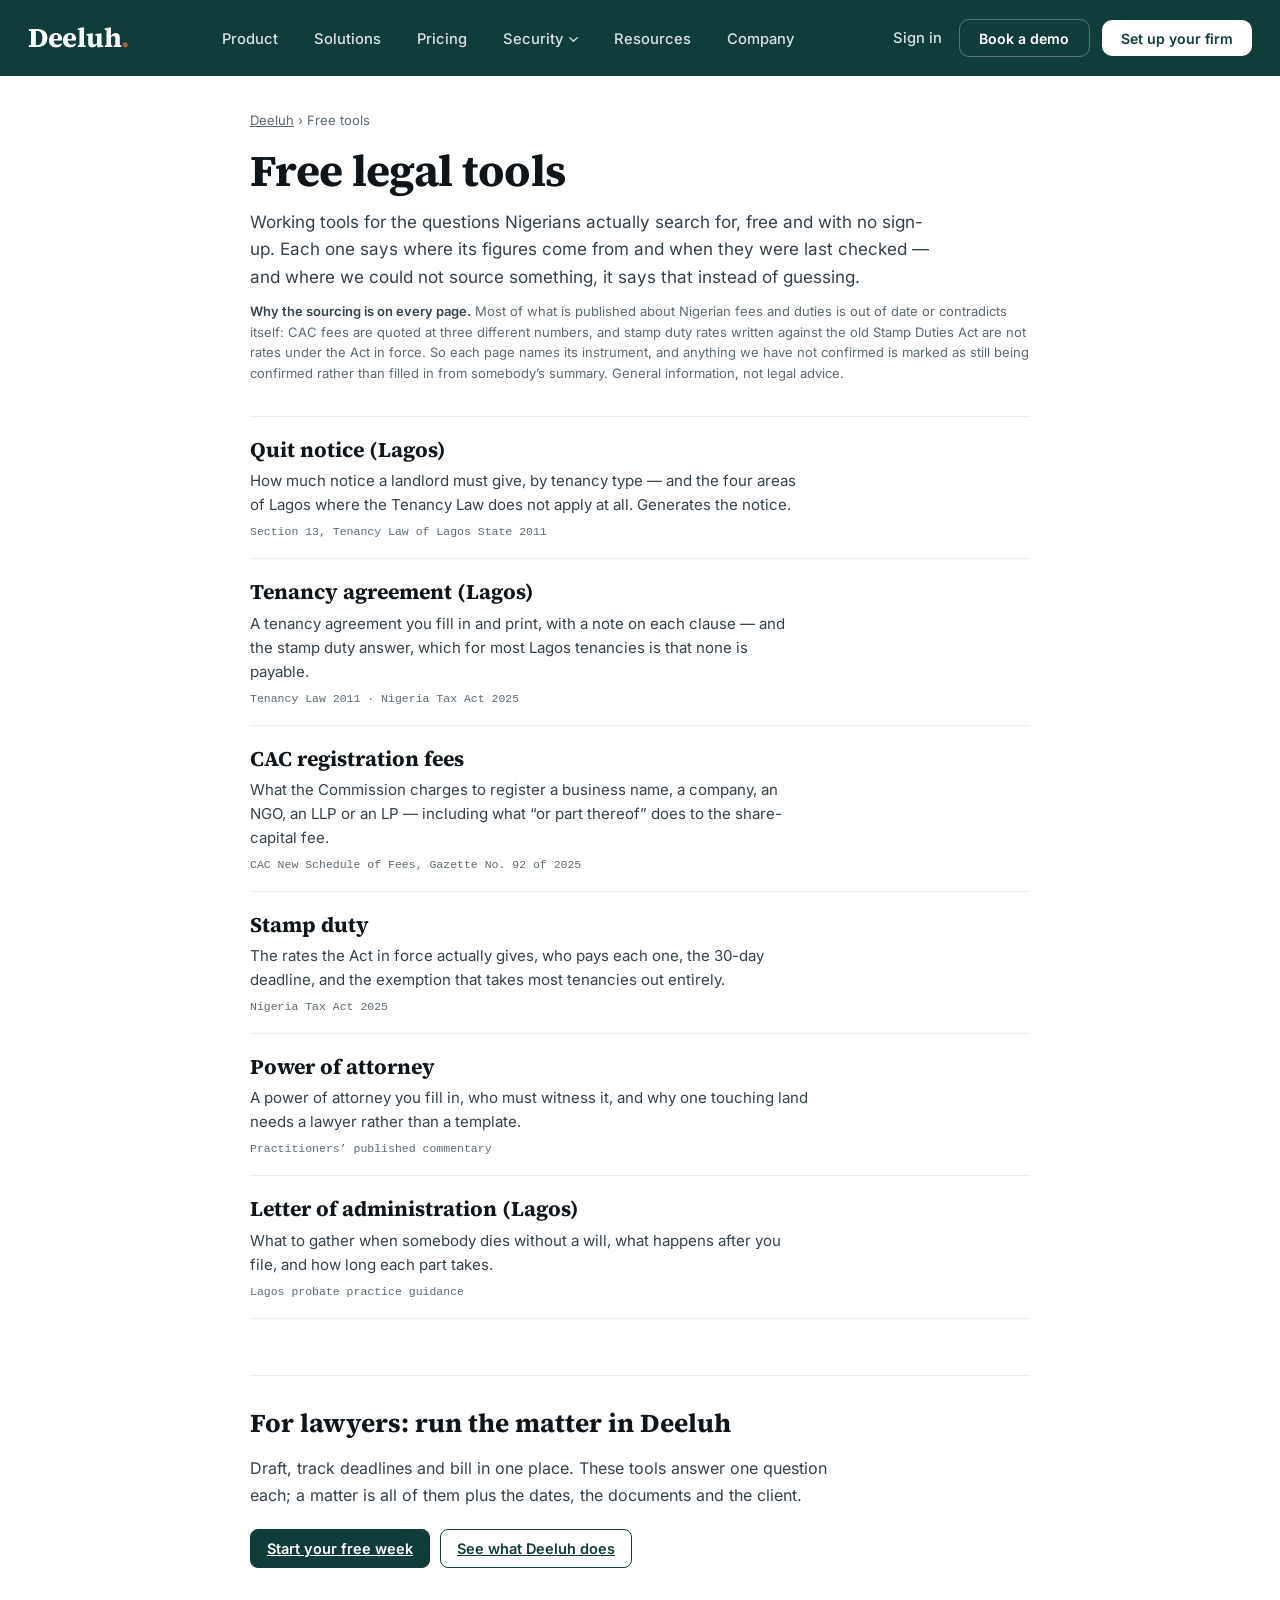
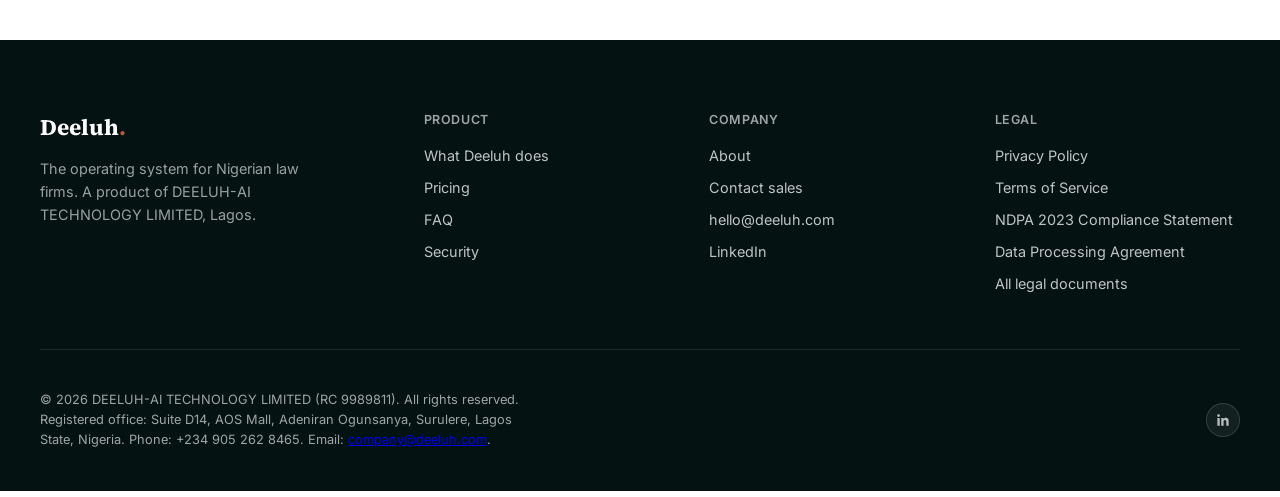
<file: tools/index.html>
<!DOCTYPE html>
<html lang="en">
<head>
<meta charset="UTF-8">
<meta name="viewport" content="width=device-width, initial-scale=1.0">
<title>Free legal tools for Nigeria · Deeluh</title>
<meta name="description" content="Free tools for Nigerian legal work: quit notice periods for Lagos, a tenancy agreement, CAC registration fees from the gazette, stamp duty rates from the Nigeria Tax Act 2025, a power of attorney, and a letter of administration checklist. No sign-up.">
<link rel="canonical" href="https://deeluh.com/tools/">
<meta property="og:type" content="article">
<meta property="og:site_name" content="Deeluh">
<meta property="og:title" content="Free legal tools for Nigeria · Deeluh">
<meta property="og:description" content="Free tools for Nigerian legal work: quit notice periods for Lagos, a tenancy agreement, CAC registration fees from the gazette, stamp duty rates from the Nigeria Tax Act 2025, a power of attorney, and a letter of administration checklist. No sign-up.">
<meta property="og:url" content="https://deeluh.com/tools/">
<meta property="og:image" content="https://deeluh.com/assets/images/og-deeluh.png">
<meta property="og:image:width" content="1200">
<meta property="og:image:height" content="630">
<meta name="twitter:card" content="summary_large_image">
<link rel="icon" href="/favicon.ico" sizes="48x48">
<link rel="icon" type="image/png" sizes="32x32" href="/assets/icons/favicon-32.png">
<link rel="apple-touch-icon" href="/assets/icons/apple-touch-icon.png">
<link rel="preload" href="/assets/fonts/source-serif-4-latin-wght.woff2" as="font" type="font/woff2" crossorigin>
<link rel="preload" href="/assets/fonts/inter-latin-wght.woff2" as="font" type="font/woff2" crossorigin>
<link rel="stylesheet" href="/styles.css">
<link rel="stylesheet" href="/assets/tools.css">
</head>
<body>

<nav class="navbar" id="siteNavbar">
  <div class="navbar__inner">

    <a href="/" class="navbar__logo" aria-label="Deeluh home page"><span class="wordmark">Deeluh<span class="wordmark__dot">.</span></span></a>

    <ul class="navbar__menu">
      <li><a href="/product.html">Product</a></li>
      <li><a href="/solutions.html">Solutions</a></li>
      <li><a href="/#pricing">Pricing</a></li>

      <li class="navbar__item--dropdown">
        <button class="navbar__dropdown-trigger" type="button" aria-haspopup="true" aria-expanded="false">
          Security
          <svg class="navbar__dropdown-caret" viewBox="0 0 10 6" fill="none" aria-hidden="true">
            <path d="M1 1l4 4 4-4" stroke="currentColor" stroke-width="1.4" stroke-linecap="round" stroke-linejoin="round"/>
          </svg>
        </button>
        <div class="navbar__dropdown-panel">
          <a href="/legal.html#security" class="navbar__dropdown-link">Security Overview</a>
          <a href="/legal.html" class="navbar__dropdown-link">Legal</a>
        </div>
      </li>

      <li><a href="/resources.html">Resources</a></li>
      <li><a href="/company.html">Company</a></li>
    </ul>

    <div class="navbar__actions">
      <a href="https://app.deeluh.com/auth/login" class="navbar__signin">Sign in</a>
      <a href="https://calendly.com/deeluhhq" class="navbar__btn navbar__btn--ghost">Book a demo</a>
      <a href="https://app.deeluh.com/auth/signup" class="navbar__btn navbar__btn--primary">Set up your firm</a>
    </div>

    <button class="navbar__burger" id="navBurger" aria-label="Toggle menu" aria-expanded="false">
      <span></span><span></span><span></span>
    </button>

  </div>

  <div class="navbar__mobile" id="navMobile">
    <div class="navbar__mobile-inner">
      <ul class="navbar__mobile-links">
        <li><a href="/product.html">Product</a></li>
        <li><a href="/solutions.html">Solutions</a></li>
        <li><a href="/#pricing">Pricing</a></li>

        <li class="navbar__mobile-dropdown" id="navLegalDropdown">
          <button class="navbar__mobile-dropdown-trigger" type="button" aria-expanded="false" aria-controls="navLegalPanel">
            Security
            <svg class="navbar__mobile-dropdown-caret" viewBox="0 0 10 6" fill="none" aria-hidden="true">
              <path d="M1 1l4 4 4-4" stroke="currentColor" stroke-width="1.4" stroke-linecap="round" stroke-linejoin="round"/>
            </svg>
          </button>
          <div class="navbar__mobile-dropdown-panel" id="navLegalPanel">
            <div class="navbar__mobile-dropdown-inner">
              <a href="/legal.html#security" class="navbar__dropdown-link">Security Overview</a>
              <a href="/legal.html" class="navbar__dropdown-link">Legal</a>
            </div>
          </div>
        </li>

        <li><a href="/resources.html">Resources</a></li>
        <li><a href="/company.html">Company</a></li>
      </ul>
      <div class="navbar__mobile-actions">
        <a href="https://app.deeluh.com/auth/signup" class="navbar__btn navbar__btn--primary">Set up your firm</a>
        <a href="https://calendly.com/deeluhhq" class="navbar__btn navbar__btn--ghost">Book a demo</a>
        <a href="https://app.deeluh.com/auth/login" class="navbar__btn navbar__btn--ghost">Sign in</a>
      </div>
    </div>
  </div>
</nav>

<main class="tool-main">
  <div class="tool-wrap">

    <p class="tool-crumb"><a href="/">Deeluh</a> &rsaquo; Free tools</p>

    <h1 class="tool-h1">Free legal tools</h1>

    <p class="tool-standfirst">Working tools for the questions Nigerians actually search for, free and with no
      sign-up. Each one says where its figures come from and when they were last checked &mdash; and where we could
      not source something, it says that instead of guessing.</p>

    <p class="tool-provenance"><strong>Why the sourcing is on every page.</strong> Most of what is published about
      Nigerian fees and duties is out of date or contradicts itself: CAC fees are quoted at three different numbers,
      and stamp duty rates written against the old Stamp Duties Act are not rates under the Act in force. So each page names its
      instrument, and anything we have not confirmed is marked as still being confirmed rather than filled in from
      somebody&rsquo;s summary. General information, not legal advice.</p>

    <ul class="toolgrid">
        <li class="toolcard">
          <h2 class="toolcard__name"><a href="/tools/quit-notice-lagos/">Quit notice (Lagos)</a></h2>
          <p class="toolcard__what">How much notice a landlord must give, by tenancy type &mdash; and the four areas of Lagos where the Tenancy Law does not apply at all. Generates the notice.</p>
          <p class="toolcard__src">Section 13, Tenancy Law of Lagos State 2011</p>
        </li>
        <li class="toolcard">
          <h2 class="toolcard__name"><a href="/tools/tenancy-agreement-lagos/">Tenancy agreement (Lagos)</a></h2>
          <p class="toolcard__what">A tenancy agreement you fill in and print, with a note on each clause &mdash; and the stamp duty answer, which for most Lagos tenancies is that none is payable.</p>
          <p class="toolcard__src">Tenancy Law 2011 &middot; Nigeria Tax Act 2025</p>
        </li>
        <li class="toolcard">
          <h2 class="toolcard__name"><a href="/tools/cac-registration-fees/">CAC registration fees</a></h2>
          <p class="toolcard__what">What the Commission charges to register a business name, a company, an NGO, an LLP or an LP &mdash; including what &ldquo;or part thereof&rdquo; does to the share-capital fee.</p>
          <p class="toolcard__src">CAC New Schedule of Fees, Gazette No. 92 of 2025</p>
        </li>
        <li class="toolcard">
          <h2 class="toolcard__name"><a href="/tools/stamp-duty-nigeria/">Stamp duty</a></h2>
          <p class="toolcard__what">The rates the Act in force actually gives, who pays each one, the 30-day deadline, and the exemption that takes most tenancies out entirely.</p>
          <p class="toolcard__src">Nigeria Tax Act 2025</p>
        </li>
        <li class="toolcard">
          <h2 class="toolcard__name"><a href="/tools/power-of-attorney-nigeria/">Power of attorney</a></h2>
          <p class="toolcard__what">A power of attorney you fill in, who must witness it, and why one touching land needs a lawyer rather than a template.</p>
          <p class="toolcard__src">Practitioners&rsquo; published commentary</p>
        </li>
        <li class="toolcard">
          <h2 class="toolcard__name"><a href="/tools/letter-of-administration-lagos/">Letter of administration (Lagos)</a></h2>
          <p class="toolcard__what">What to gather when somebody dies without a will, what happens after you file, and how long each part takes.</p>
          <p class="toolcard__src">Lagos probate practice guidance</p>
        </li>
    </ul>

    <div class="tool-cta">
      <h2 class="tool-h2" style="margin-top:0">For lawyers: run the matter in Deeluh</h2>
      <p class="tool-p">Draft, track deadlines and bill in one place. These tools answer one question each; a matter
        is all of them plus the dates, the documents and the client.</p>
      <div class="tool-actions">
        <a class="tool-btn tool-btn--primary" href="https://app.deeluh.com/auth/signup">Start your free week</a>
        <a class="tool-btn" href="/product.html">See what Deeluh does</a>
      </div>
    </div>

  </div>
</main>

<footer class="site-footer">
    <div class="site-footer__inner">

      <div class="footer-grid">

        <div class="footer-brand">
          <p class="footer-brand__name"><a href="/">Deeluh<span class="wordmark__dot">.</span></a></p>
          <p class="footer-brand__tagline">The operating system for Nigerian law firms. A product of DEELUH-AI TECHNOLOGY LIMITED, Lagos.</p>
        </div>

        <div class="footer-col">
          <p class="footer-col__title">Product</p>
          <ul>
            <li><a href="/#what">What Deeluh does</a></li>
            <li><a href="/#pricing">Pricing</a></li>
            <li><a href="/#faq">FAQ</a></li>
            <li><a href="/legal.html#security">Security</a></li>
          </ul>
        </div>

        <div class="footer-col">
          <p class="footer-col__title">Company</p>
          <ul>
            <li><a href="/company.html">About</a></li>
            <li><a href="/company.html#contactSection">Contact sales</a></li>
            <li><!--email_off--><a href="mailto:hello@deeluh.com">hello@deeluh.com</a><!--/email_off--></li>
            <li><a href="https://linkedin.com/company/deeluh" target="_blank" rel="noopener">LinkedIn</a></li>
          </ul>
        </div>

        <div class="footer-col">
          <p class="footer-col__title">Legal</p>
          <ul>
          <li><a href="https://app.deeluh.com/legal/privacy">Privacy Policy</a></li>
          <li><a href="https://app.deeluh.com/legal/terms">Terms of Service</a></li>
          <li><a href="https://app.deeluh.com/legal/ndpa-compliance">NDPA 2023 Compliance Statement</a></li>
          <li><a href="https://app.deeluh.com/legal/data-processing">Data Processing Agreement</a></li>
          <li><a href="/legal.html">All legal documents</a></li>
          </ul>
        </div>

      </div>

      <div class="footer-bottom">
        <p class="footer-bottom__legal">© 2026 DEELUH-AI TECHNOLOGY LIMITED (RC 9989811). All rights reserved. Registered office: Suite D14, AOS Mall, Adeniran Ogunsanya, Surulere, Lagos State, Nigeria. Phone: +234 905 262 8465. Email: <a href="mailto:company@deeluh.com">company@deeluh.com</a>.</p>

        <div class="footer-bottom__social">
          <a href="https://linkedin.com/company/deeluh" target="_blank" rel="noopener" aria-label="Deeluh on LinkedIn">
            <svg width="16" height="16" viewBox="0 0 24 24" fill="currentColor"><path d="M20.45 20.45h-3.55v-5.57c0-1.33-.03-3.04-1.85-3.04-1.86 0-2.14 1.45-2.14 2.94v5.67H9.36V9h3.41v1.56h.05c.48-.9 1.64-1.85 3.38-1.85 3.6 0 4.27 2.37 4.27 5.46v6.28zM5.34 7.43a2.06 2.06 0 1 1 0-4.12 2.06 2.06 0 0 1 0 4.12zM7.12 20.45H3.56V9h3.56v11.45z"/></svg>
          </a>
        </div>
      </div>

    </div>
  </footer>

<script>
  /* The navbar's own behaviour, the same as the rest of the site: colour swap on scroll and the
     burger toggle. Repeated per page because the site has no shared client bundle. */
  (function () {
    var navbar = document.getElementById('siteNavbar');
    var burger = document.getElementById('navBurger');
    if (!navbar) return;
    function scrollState() { navbar.classList.toggle('is-scrolled', window.scrollY > 40); }
    window.addEventListener('scroll', scrollState, { passive: true });
    scrollState();
    if (burger) {
      burger.addEventListener('click', function () {
        var open = navbar.classList.toggle('is-open');
        burger.setAttribute('aria-expanded', String(open));
      });
      window.addEventListener('resize', function () {
        if (window.matchMedia('(min-width: 981px)').matches) {
          navbar.classList.remove('is-open');
          burger.setAttribute('aria-expanded', 'false');
        }
      });
    }
    /* The Security submenu's accordion. The tool pages copy the navbar markup, which includes
       navLegalDropdown, but the first version of this script omitted its handler - and the CSS
       keeps that submenu collapsed until `.is-open`, so on a phone the item could not be
       expanded at all. */
    var legal = document.getElementById('navLegalDropdown');
    if (legal) {
      var trigger = legal.querySelector('.navbar__mobile-dropdown-trigger');
      if (trigger) {
        trigger.addEventListener('click', function () {
          var open = legal.classList.toggle('is-open');
          trigger.setAttribute('aria-expanded', String(open));
        });
        window.addEventListener('resize', function () {
          if (window.matchMedia('(min-width: 981px)').matches) {
            legal.classList.remove('is-open');
            trigger.setAttribute('aria-expanded', 'false');
          }
        });
      }
    }
  })();
</script>

</body>
</html>
</file>
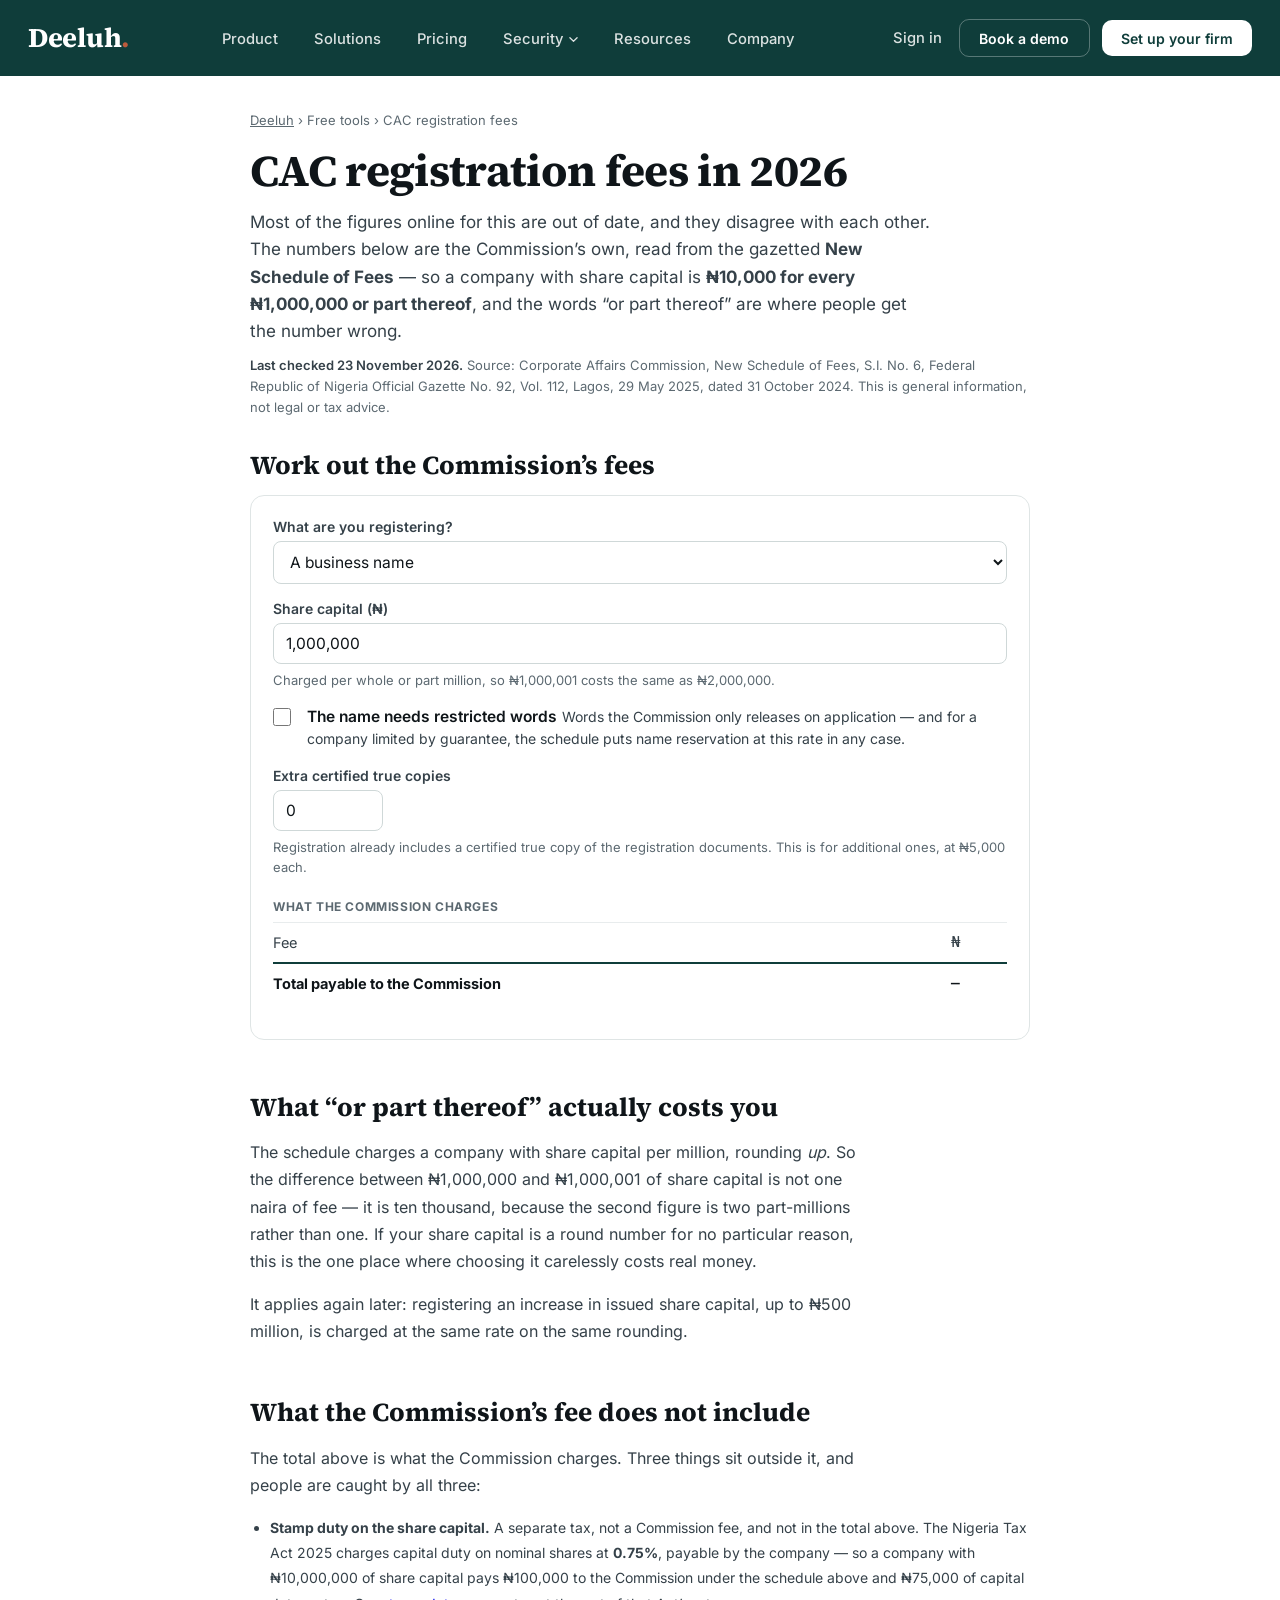
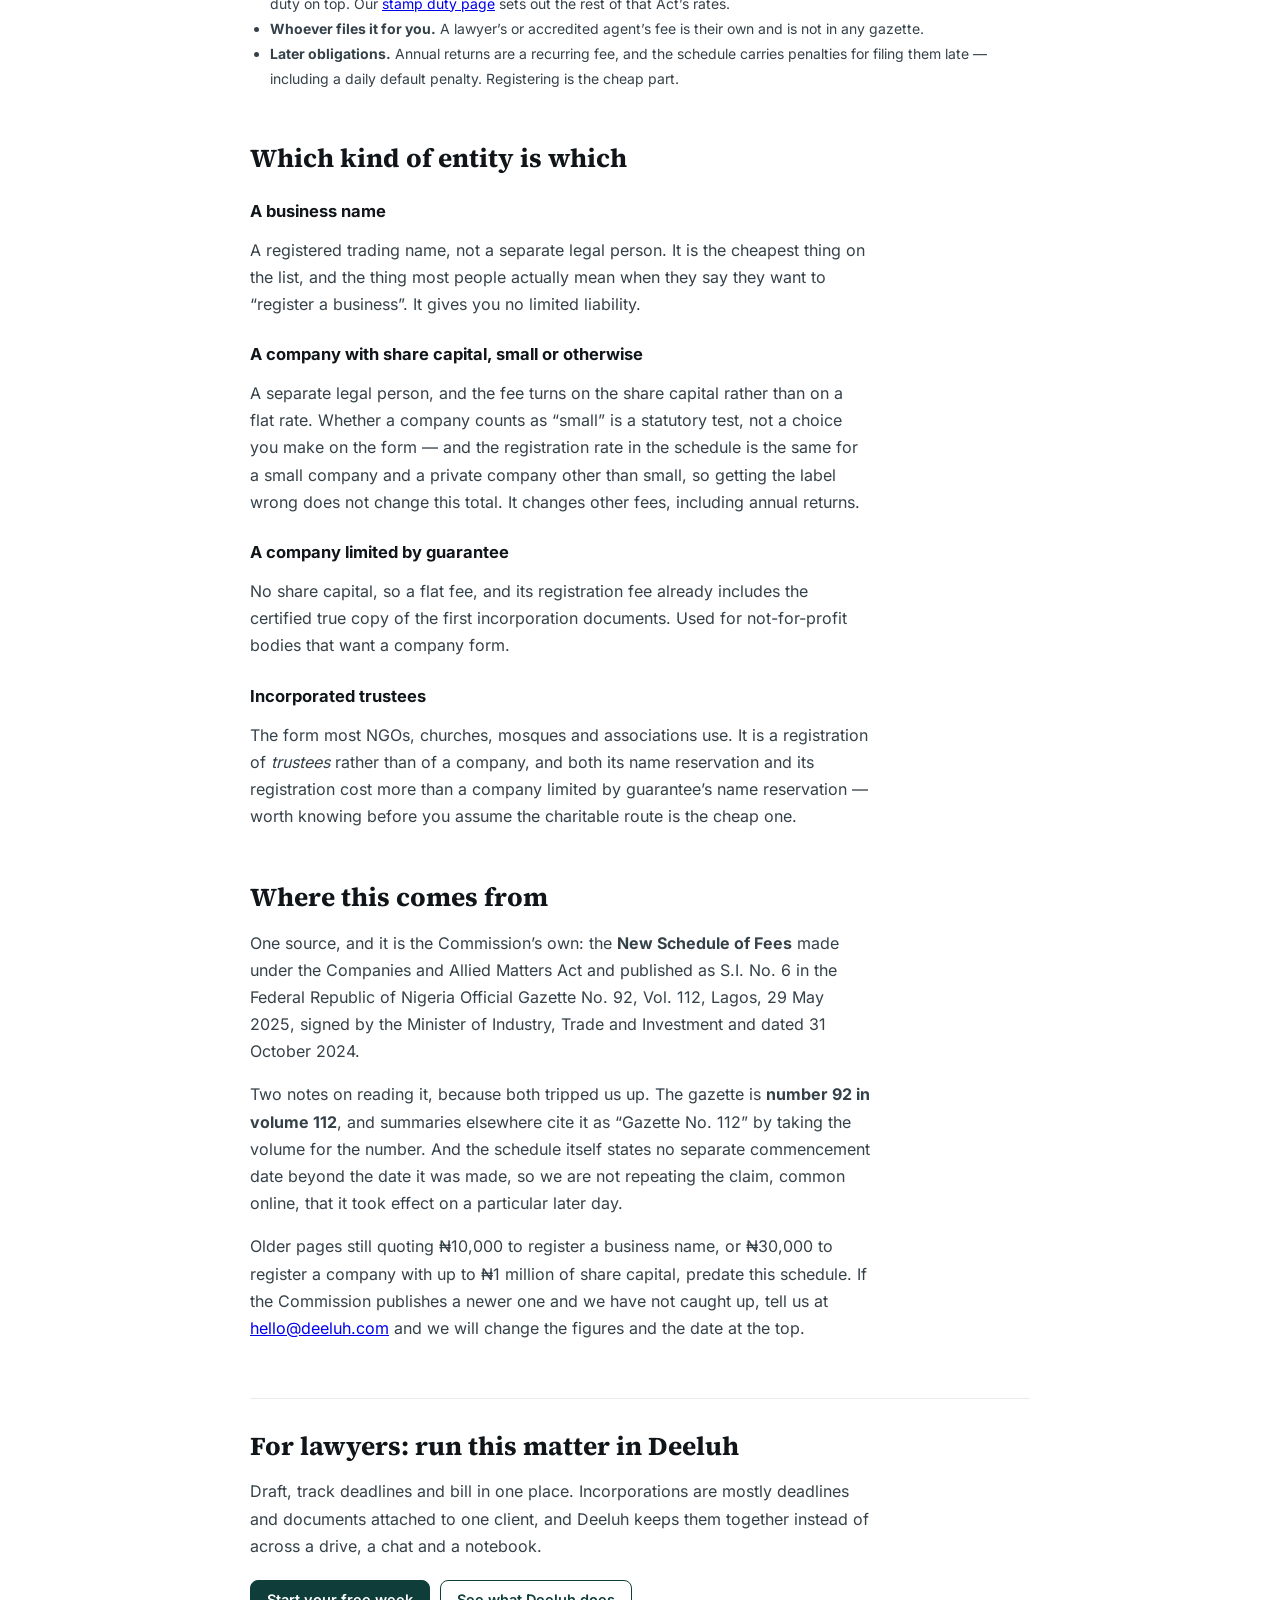
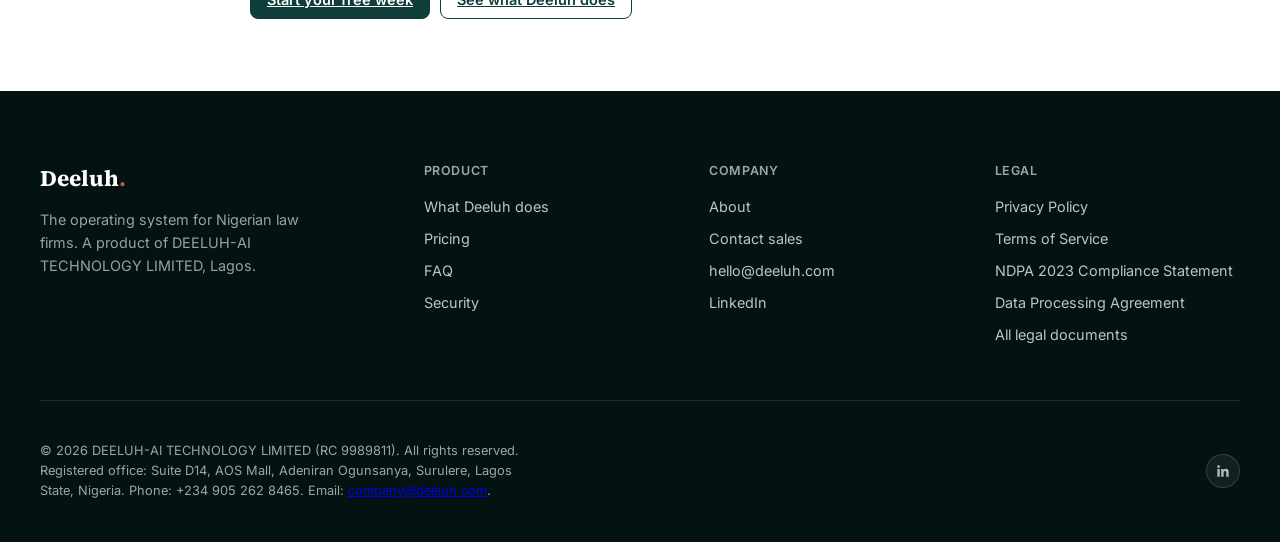
<file: tools/cac-registration-fees/index.html>
<!DOCTYPE html>
<html lang="en">
<head>
<meta charset="UTF-8">
<meta name="viewport" content="width=device-width, initial-scale=1.0">
<title>CAC registration fees in 2026: what the Commission charges · Deeluh</title>
<meta name="description" content="What the Corporate Affairs Commission charges to register a business name, a company with share capital, a company limited by guarantee, incorporated trustees, an LLP or an LP. Figures from the Commission's own gazetted schedule of fees, with a calculator for share capital.">
<link rel="canonical" href="https://deeluh.com/tools/cac-registration-fees/">
<meta property="og:type" content="article">
<meta property="og:site_name" content="Deeluh">
<meta property="og:title" content="CAC registration fees in 2026: what the Commission charges · Deeluh">
<meta property="og:description" content="What the Corporate Affairs Commission charges to register a business name, a company with share capital, a company limited by guarantee, incorporated trustees, an LLP or an LP. Figures from the Commission's own gazetted schedule of fees, with a calculator for share capital.">
<meta property="og:url" content="https://deeluh.com/tools/cac-registration-fees/">
<meta property="og:image" content="https://deeluh.com/assets/images/og-deeluh.png">
<meta property="og:image:width" content="1200">
<meta property="og:image:height" content="630">
<meta name="twitter:card" content="summary_large_image">
<link rel="icon" href="/favicon.ico" sizes="48x48">
<link rel="icon" type="image/png" sizes="32x32" href="/assets/icons/favicon-32.png">
<link rel="apple-touch-icon" href="/assets/icons/apple-touch-icon.png">
<link rel="preload" href="/assets/fonts/source-serif-4-latin-wght.woff2" as="font" type="font/woff2" crossorigin>
<link rel="preload" href="/assets/fonts/inter-latin-wght.woff2" as="font" type="font/woff2" crossorigin>
<link rel="stylesheet" href="/styles.css">
<link rel="stylesheet" href="/assets/tools.css">
<script src="/assets/tools.js" defer></script>
</head>
<body>

<nav class="navbar" id="siteNavbar">
  <div class="navbar__inner">

    <a href="/" class="navbar__logo" aria-label="Deeluh home page"><span class="wordmark">Deeluh<span class="wordmark__dot">.</span></span></a>

    <ul class="navbar__menu">
      <li><a href="/product.html">Product</a></li>
      <li><a href="/solutions.html">Solutions</a></li>
      <li><a href="/#pricing">Pricing</a></li>

      <li class="navbar__item--dropdown">
        <button class="navbar__dropdown-trigger" type="button" aria-haspopup="true" aria-expanded="false">
          Security
          <svg class="navbar__dropdown-caret" viewBox="0 0 10 6" fill="none" aria-hidden="true">
            <path d="M1 1l4 4 4-4" stroke="currentColor" stroke-width="1.4" stroke-linecap="round" stroke-linejoin="round"/>
          </svg>
        </button>
        <div class="navbar__dropdown-panel">
          <a href="/legal.html#security" class="navbar__dropdown-link">Security Overview</a>
          <a href="/legal.html" class="navbar__dropdown-link">Legal</a>
        </div>
      </li>

      <li><a href="/resources.html">Resources</a></li>
      <li><a href="/company.html">Company</a></li>
    </ul>

    <div class="navbar__actions">
      <a href="https://app.deeluh.com/auth/login" class="navbar__signin">Sign in</a>
      <a href="https://calendly.com/deeluhhq" class="navbar__btn navbar__btn--ghost">Book a demo</a>
      <a href="https://app.deeluh.com/auth/signup" class="navbar__btn navbar__btn--primary">Set up your firm</a>
    </div>

    <button class="navbar__burger" id="navBurger" aria-label="Toggle menu" aria-expanded="false">
      <span></span><span></span><span></span>
    </button>

  </div>

  <div class="navbar__mobile" id="navMobile">
    <div class="navbar__mobile-inner">
      <ul class="navbar__mobile-links">
        <li><a href="/product.html">Product</a></li>
        <li><a href="/solutions.html">Solutions</a></li>
        <li><a href="/#pricing">Pricing</a></li>

        <li class="navbar__mobile-dropdown" id="navLegalDropdown">
          <button class="navbar__mobile-dropdown-trigger" type="button" aria-expanded="false" aria-controls="navLegalPanel">
            Security
            <svg class="navbar__mobile-dropdown-caret" viewBox="0 0 10 6" fill="none" aria-hidden="true">
              <path d="M1 1l4 4 4-4" stroke="currentColor" stroke-width="1.4" stroke-linecap="round" stroke-linejoin="round"/>
            </svg>
          </button>
          <div class="navbar__mobile-dropdown-panel" id="navLegalPanel">
            <div class="navbar__mobile-dropdown-inner">
              <a href="/legal.html#security" class="navbar__dropdown-link">Security Overview</a>
              <a href="/legal.html" class="navbar__dropdown-link">Legal</a>
            </div>
          </div>
        </li>

        <li><a href="/resources.html">Resources</a></li>
        <li><a href="/company.html">Company</a></li>
      </ul>
      <div class="navbar__mobile-actions">
        <a href="https://app.deeluh.com/auth/signup" class="navbar__btn navbar__btn--primary">Set up your firm</a>
        <a href="https://calendly.com/deeluhhq" class="navbar__btn navbar__btn--ghost">Book a demo</a>
        <a href="https://app.deeluh.com/auth/login" class="navbar__btn navbar__btn--ghost">Sign in</a>
      </div>
    </div>
  </div>
</nav>

<main class="tool-main">
  <div class="tool-wrap">

    <p class="tool-crumb"><a href="/">Deeluh</a> &rsaquo; Free tools &rsaquo; CAC registration fees</p>

    <h1 class="tool-h1">CAC registration fees in 2026</h1>

    <p class="tool-standfirst">Most of the figures online for this are out of date, and they disagree with each
      other. The numbers below are the Commission&rsquo;s own, read from the gazetted
      <strong>New Schedule of Fees</strong> &mdash; so a company with share capital is
      <strong>&#8358;10,000 for every &#8358;1,000,000 or part thereof</strong>, and the words
      &ldquo;or part thereof&rdquo; are where people get the number wrong.</p>

    <p class="tool-provenance"><strong>Last checked 23 November 2026.</strong> Source: Corporate Affairs
      Commission, New Schedule of Fees, S.I. No. 6, Federal Republic of Nigeria Official Gazette No. 92, Vol. 112,
      Lagos, 29 May 2025, dated 31 October 2024. This is general information, not legal or tax advice.</p>

    <section aria-labelledby="calcHeading">
      <h2 class="tool-h2" id="calcHeading" style="margin-top:0">Work out the Commission&rsquo;s fees</h2>

      <div class="gate" style="padding:22px">
        <div class="field">
          <label class="field__label" for="entity">What are you registering?</label>
          <select id="entity" class="field__control">
            <option value="business-name">A business name</option>
            <option value="small-company">A company with share capital &mdash; small company</option>
            <option value="private-company">A company with share capital &mdash; private, other than small</option>
            <option value="public-company">A public company with share capital</option>
            <option value="ltd-gte">A company limited by guarantee (LTD/GTE)</option>
            <option value="trustees">Incorporated trustees &mdash; an NGO, church or association</option>
            <option value="llp">A limited liability partnership (LLP)</option>
            <option value="lp">A limited partnership (LP)</option>
          </select>
        </div>

        <div class="field" id="capitalField">
          <label class="field__label" for="capital">Share capital (&#8358;)</label>
          <input id="capital" class="field__control" type="text" inputmode="numeric" value="1,000,000"
                 autocomplete="off" aria-describedby="capitalHint">
          <p class="field__hint" id="capitalHint">Charged per whole or part million, so &#8358;1,000,001 costs the
            same as &#8358;2,000,000.</p>
        </div>

        <div class="field">
          <label class="check" style="grid-template-columns:22px 1fr">
            <input type="checkbox" id="restricted">
            <span><span class="check__title">The name needs restricted words</span>
              <span class="check__note">Words the Commission only releases on application &mdash; and for a company
                limited by guarantee, the schedule puts name reservation at this rate in any case.</span></span>
          </label>
        </div>

        <div class="field">
          <label class="field__label" for="ctc">Extra certified true copies</label>
          <input id="ctc" class="field__control field__control--short" type="number" min="0" max="50" step="1" value="0">
          <p class="field__hint">Registration already includes a certified true copy of the registration documents.
            This is for additional ones, at &#8358;5,000 each.</p>
        </div>

        <table class="feetable" id="feetable">
          <caption class="feetable__caption">What the Commission charges</caption>
          <thead><tr><th scope="col">Fee</th><th scope="col" class="feetable__num">&#8358;</th></tr></thead>
          <tbody id="feerows"></tbody>
          <tfoot><tr><th scope="row">Total payable to the Commission</th>
            <td class="feetable__num feetable__total" id="feetotal">&mdash;</td></tr></tfoot>
        </table>

        <p class="field__hint" id="notIncluded" style="margin-top:14px"></p>
      </div>
    </section>

    <h2 class="tool-h2">What &ldquo;or part thereof&rdquo; actually costs you</h2>
    <p class="tool-p">The schedule charges a company with share capital per million, rounding <em>up</em>. So the
      difference between &#8358;1,000,000 and &#8358;1,000,001 of share capital is not one naira of fee &mdash; it is
      ten thousand, because the second figure is two part-millions rather than one. If your share capital is a round
      number for no particular reason, this is the one place where choosing it carelessly costs real money.</p>
    <p class="tool-p">It applies again later: registering an increase in issued share capital, up to &#8358;500
      million, is charged at the same rate on the same rounding.</p>

    <h2 class="tool-h2">What the Commission&rsquo;s fee does not include</h2>
    <p class="tool-p">The total above is what the Commission charges. Three things sit outside it, and people are
      caught by all three:</p>
    <ul class="sources">
      <li><strong>Stamp duty on the share capital.</strong> A separate tax, not a Commission fee, and not in the
        total above. The Nigeria Tax Act 2025 charges capital duty on nominal shares at <strong>0.75%</strong>,
        payable by the company &mdash; so a company with &#8358;10,000,000 of share capital pays &#8358;100,000 to
        the Commission under the schedule above and &#8358;75,000 of capital duty on top. Our
        <a href="/tools/stamp-duty-nigeria/">stamp duty page</a> sets out the rest of that Act&rsquo;s rates.</li>
      <li><strong>Whoever files it for you.</strong> A lawyer&rsquo;s or accredited agent&rsquo;s fee is their own and
        is not in any gazette.</li>
      <li><strong>Later obligations.</strong> Annual returns are a recurring fee, and the schedule carries penalties
        for filing them late &mdash; including a daily default penalty. Registering is the cheap part.</li>
    </ul>

    <h2 class="tool-h2">Which kind of entity is which</h2>
    <h3 class="tool-h3">A business name</h3>
    <p class="tool-p">A registered trading name, not a separate legal person. It is the cheapest thing on the list,
      and the thing most people actually mean when they say they want to &ldquo;register a business&rdquo;. It gives
      you no limited liability.</p>
    <h3 class="tool-h3">A company with share capital, small or otherwise</h3>
    <p class="tool-p">A separate legal person, and the fee turns on the share capital rather than on a flat rate.
      Whether a company counts as &ldquo;small&rdquo; is a statutory test, not a choice you make on the form &mdash;
      and the registration rate in the schedule is the same for a small company and a private company other than
      small, so getting the label wrong does not change this total. It changes other fees, including annual returns.</p>
    <h3 class="tool-h3">A company limited by guarantee</h3>
    <p class="tool-p">No share capital, so a flat fee, and its registration fee already includes the certified true
      copy of the first incorporation documents. Used for not-for-profit bodies that want a company form.</p>
    <h3 class="tool-h3">Incorporated trustees</h3>
    <p class="tool-p">The form most NGOs, churches, mosques and associations use. It is a registration of
      <em>trustees</em> rather than of a company, and both its name reservation and its registration cost more than a
      company limited by guarantee&rsquo;s name reservation &mdash; worth knowing before you assume the charitable
      route is the cheap one.</p>

    <h2 class="tool-h2">Where this comes from</h2>
    <p class="tool-p">One source, and it is the Commission&rsquo;s own: the <strong>New Schedule of Fees</strong>
      made under the Companies and Allied Matters Act and published as S.I. No. 6 in the Federal Republic of Nigeria
      Official Gazette No. 92, Vol. 112, Lagos, 29 May 2025, signed by the Minister of Industry, Trade and
      Investment and dated 31 October 2024.</p>
    <p class="tool-p">Two notes on reading it, because both tripped us up. The gazette is <strong>number 92 in
      volume 112</strong>, and summaries elsewhere cite it as &ldquo;Gazette No. 112&rdquo; by taking the volume for
      the number. And the schedule itself states no separate commencement date beyond the date it was made, so we
      are not repeating the claim, common online, that it took effect on a particular later day.</p>
    <p class="tool-p">Older pages still quoting &#8358;10,000 to register a business name, or &#8358;30,000 to
      register a company with up to &#8358;1 million of share capital, predate this schedule. If the Commission
      publishes a newer one and we have not caught up, tell us at
      <a href="mailto:hello@deeluh.com">hello@deeluh.com</a> and we will change the figures and the date at the top.</p>

    <div class="tool-cta">
      <h2 class="tool-h2" style="margin-top:0">For lawyers: run this matter in Deeluh</h2>
      <p class="tool-p">Draft, track deadlines and bill in one place. Incorporations are mostly deadlines and
        documents attached to one client, and Deeluh keeps them together instead of across a drive, a chat and a
        notebook.</p>
      <div class="tool-actions">
        <a class="tool-btn tool-btn--primary" href="https://app.deeluh.com/auth/signup">Start your free week</a>
        <a class="tool-btn" href="/product.html">See what Deeluh does</a>
      </div>
    </div>

  </div>
</main>

<footer class="site-footer">
    <div class="site-footer__inner">

      <div class="footer-grid">

        <div class="footer-brand">
          <p class="footer-brand__name"><a href="/">Deeluh<span class="wordmark__dot">.</span></a></p>
          <p class="footer-brand__tagline">The operating system for Nigerian law firms. A product of DEELUH-AI TECHNOLOGY LIMITED, Lagos.</p>
        </div>

        <div class="footer-col">
          <p class="footer-col__title">Product</p>
          <ul>
            <li><a href="/#what">What Deeluh does</a></li>
            <li><a href="/#pricing">Pricing</a></li>
            <li><a href="/#faq">FAQ</a></li>
            <li><a href="/legal.html#security">Security</a></li>
          </ul>
        </div>

        <div class="footer-col">
          <p class="footer-col__title">Company</p>
          <ul>
            <li><a href="/company.html">About</a></li>
            <li><a href="/company.html#contactSection">Contact sales</a></li>
            <li><!--email_off--><a href="mailto:hello@deeluh.com">hello@deeluh.com</a><!--/email_off--></li>
            <li><a href="https://linkedin.com/company/deeluh" target="_blank" rel="noopener">LinkedIn</a></li>
          </ul>
        </div>

        <div class="footer-col">
          <p class="footer-col__title">Legal</p>
          <ul>
          <li><a href="https://app.deeluh.com/legal/privacy">Privacy Policy</a></li>
          <li><a href="https://app.deeluh.com/legal/terms">Terms of Service</a></li>
          <li><a href="https://app.deeluh.com/legal/ndpa-compliance">NDPA 2023 Compliance Statement</a></li>
          <li><a href="https://app.deeluh.com/legal/data-processing">Data Processing Agreement</a></li>
          <li><a href="/legal.html">All legal documents</a></li>
          </ul>
        </div>

      </div>

      <div class="footer-bottom">
        <p class="footer-bottom__legal">© 2026 DEELUH-AI TECHNOLOGY LIMITED (RC 9989811). All rights reserved. Registered office: Suite D14, AOS Mall, Adeniran Ogunsanya, Surulere, Lagos State, Nigeria. Phone: +234 905 262 8465. Email: <a href="mailto:company@deeluh.com">company@deeluh.com</a>.</p>

        <div class="footer-bottom__social">
          <a href="https://linkedin.com/company/deeluh" target="_blank" rel="noopener" aria-label="Deeluh on LinkedIn">
            <svg width="16" height="16" viewBox="0 0 24 24" fill="currentColor"><path d="M20.45 20.45h-3.55v-5.57c0-1.33-.03-3.04-1.85-3.04-1.86 0-2.14 1.45-2.14 2.94v5.67H9.36V9h3.41v1.56h.05c.48-.9 1.64-1.85 3.38-1.85 3.6 0 4.27 2.37 4.27 5.46v6.28zM5.34 7.43a2.06 2.06 0 1 1 0-4.12 2.06 2.06 0 0 1 0 4.12zM7.12 20.45H3.56V9h3.56v11.45z"/></svg>
          </a>
        </div>
      </div>

    </div>
  </footer>

<script>
  /* The navbar's own behaviour, the same as the rest of the site: colour swap on scroll and the
     burger toggle. Repeated per page because the site has no shared client bundle. */
  (function () {
    var navbar = document.getElementById('siteNavbar');
    var burger = document.getElementById('navBurger');
    if (!navbar) return;
    function scrollState() { navbar.classList.toggle('is-scrolled', window.scrollY > 40); }
    window.addEventListener('scroll', scrollState, { passive: true });
    scrollState();
    if (burger) {
      burger.addEventListener('click', function () {
        var open = navbar.classList.toggle('is-open');
        burger.setAttribute('aria-expanded', String(open));
      });
      window.addEventListener('resize', function () {
        if (window.matchMedia('(min-width: 981px)').matches) {
          navbar.classList.remove('is-open');
          burger.setAttribute('aria-expanded', 'false');
        }
      });
    }
    /* The Security submenu's accordion. The tool pages copy the navbar markup, which includes
       navLegalDropdown, but the first version of this script omitted its handler - and the CSS
       keeps that submenu collapsed until `.is-open`, so on a phone the item could not be
       expanded at all. */
    var legal = document.getElementById('navLegalDropdown');
    if (legal) {
      var trigger = legal.querySelector('.navbar__mobile-dropdown-trigger');
      if (trigger) {
        trigger.addEventListener('click', function () {
          var open = legal.classList.toggle('is-open');
          trigger.setAttribute('aria-expanded', String(open));
        });
        window.addEventListener('resize', function () {
          if (window.matchMedia('(min-width: 981px)').matches) {
            legal.classList.remove('is-open');
            trigger.setAttribute('aria-expanded', 'false');
          }
        });
      }
    }
  })();
</script>

<script>
  /* The Commission's gazetted fees. Every number here is a row of the schedule named on the page:
     S.I. No. 6, Official Gazette No. 92, Vol. 112, 29 May 2025. "perMillion" entities are charged
     per whole or part million of share capital; the others are flat. */
  (function () {
    var CTC = 5000;
    var ENTITIES = {
      'business-name':   { reg: 20000, regLabel: 'Registration and certified true copy of registration documents', nameRes: 1000, restricted: 5000 },
      'small-company':   { perMillion: 10000, nameRes: 1000, restricted: 5000 },
      'private-company': { perMillion: 10000, nameRes: 1000, restricted: 5000 },
      'public-company':  { perMillion: 20000, nameRes: 1000, restricted: 5000 },
      'ltd-gte':         { reg: 40000, regLabel: 'Incorporation, including the certified true copy of the first incorporation documents', nameRes: 5000, restricted: 5000, alwaysRestricted: true },
      'trustees':        { reg: 40000, regLabel: 'Registration and certified true copy of registration documents', nameRes: 5000, restricted: 5000 },
      'llp':             { reg: 40000, regLabel: 'Incorporation and certified true copy of registration documents', nameRes: 1000, restricted: 5000 },
      'lp':              { reg: 30000, regLabel: 'Registration and certified true copy of registration documents', nameRes: 1000, restricted: 5000 }
    };

    var entity = document.getElementById('entity');
    var capital = document.getElementById('capital');
    var capitalField = document.getElementById('capitalField');
    var restricted = document.getElementById('restricted');
    var ctc = document.getElementById('ctc');
    var rows = document.getElementById('feerows');
    var total = document.getElementById('feetotal');
    var notIncluded = document.getElementById('notIncluded');
    if (!entity || !rows || !total) return;

    /* The shared helpers. This page used to parse money by stripping every non-digit, which threw
       away the DECIMAL POINT - so a pasted "N1,000,000.00" became a hundred million and the fee came
       out a hundred times too large, with nothing shown to say so. */
    var T = window.DeeluhTools;
    if (!T) return;

    function render() {
      var key = entity.value;
      var e = ENTITIES[key];
      if (!e) return;
      var perMillion = !!e.perMillion;
      capitalField.hidden = !perMillion;

      var lines = [];
      var problem = null;
      if (perMillion) {
        var money = T.parseMoney(capital.value, true);   /* zero share capital is not an answer */
        if (!money.ok) {
          problem = (money.reason === 'empty' || money.reason === 'zero')
            ? 'Enter the share capital above.'
            : 'That share capital is not an amount we can read (' + money.reason + '). Digits, commas if you '
              + 'like, and at most one decimal point \u2014 for example 1,000,000.';
          lines.push({ label: 'Incorporation', amount: null });
        } else {
          var blocks = T.partMillions(money.value);   /* "or part thereof" rounds UP */
          lines.push({
            label: 'Incorporation &mdash; &#8358;' + T.naira(e.perMillion)
                   + ' for every &#8358;1,000,000 or part thereof ('
                   + blocks + (blocks === 1 ? ' part-million' : ' part-millions') + ')',
            amount: blocks * e.perMillion
          });
        }
      } else {
        lines.push({ label: e.regLabel, amount: e.reg });
      }

      var wantsRestricted = e.alwaysRestricted || restricted.checked;
      lines.push({
        label: 'Name reservation' + (wantsRestricted ? ' (restricted words)' : ''),
        amount: wantsRestricted ? e.restricted : e.nameRes
      });

      var copies = Math.max(0, Math.min(50, parseInt(ctc.value, 10) || 0));
      if (copies > 0) {
        lines.push({ label: 'Certified true copies, ' + copies + ' &times; &#8358;' + T.naira(CTC), amount: copies * CTC });
      }

      rows.innerHTML = lines.map(function (l) {
        return '<tr><th scope="row">' + l.label + '</th><td class="feetable__num">'
               + (l.amount === null ? '&mdash;' : T.naira(l.amount)) + '</td></tr>';
      }).join('');

      if (problem) {
        /* No total while an input is unreadable: a figure computed from a value we could not read
           is worse than no figure at all. */
        total.textContent = 'not shown';
        notIncluded.innerHTML = problem;
        return;
      }
      total.textContent = '\u20a6' + T.naira(lines.reduce(function (s, l) { return s + l.amount; }, 0));
      notIncluded.innerHTML = 'The Commission&rsquo;s fees only. Stamp duty, and whoever files it for you, are '
        + 'separate &mdash; see below.';
    }

    [entity, capital, restricted, ctc].forEach(function (el) {
      if (!el) return;
      el.addEventListener('input', render);
      el.addEventListener('change', render);
    });
    render();
  })();
</script>

</body>
</html>
</file>
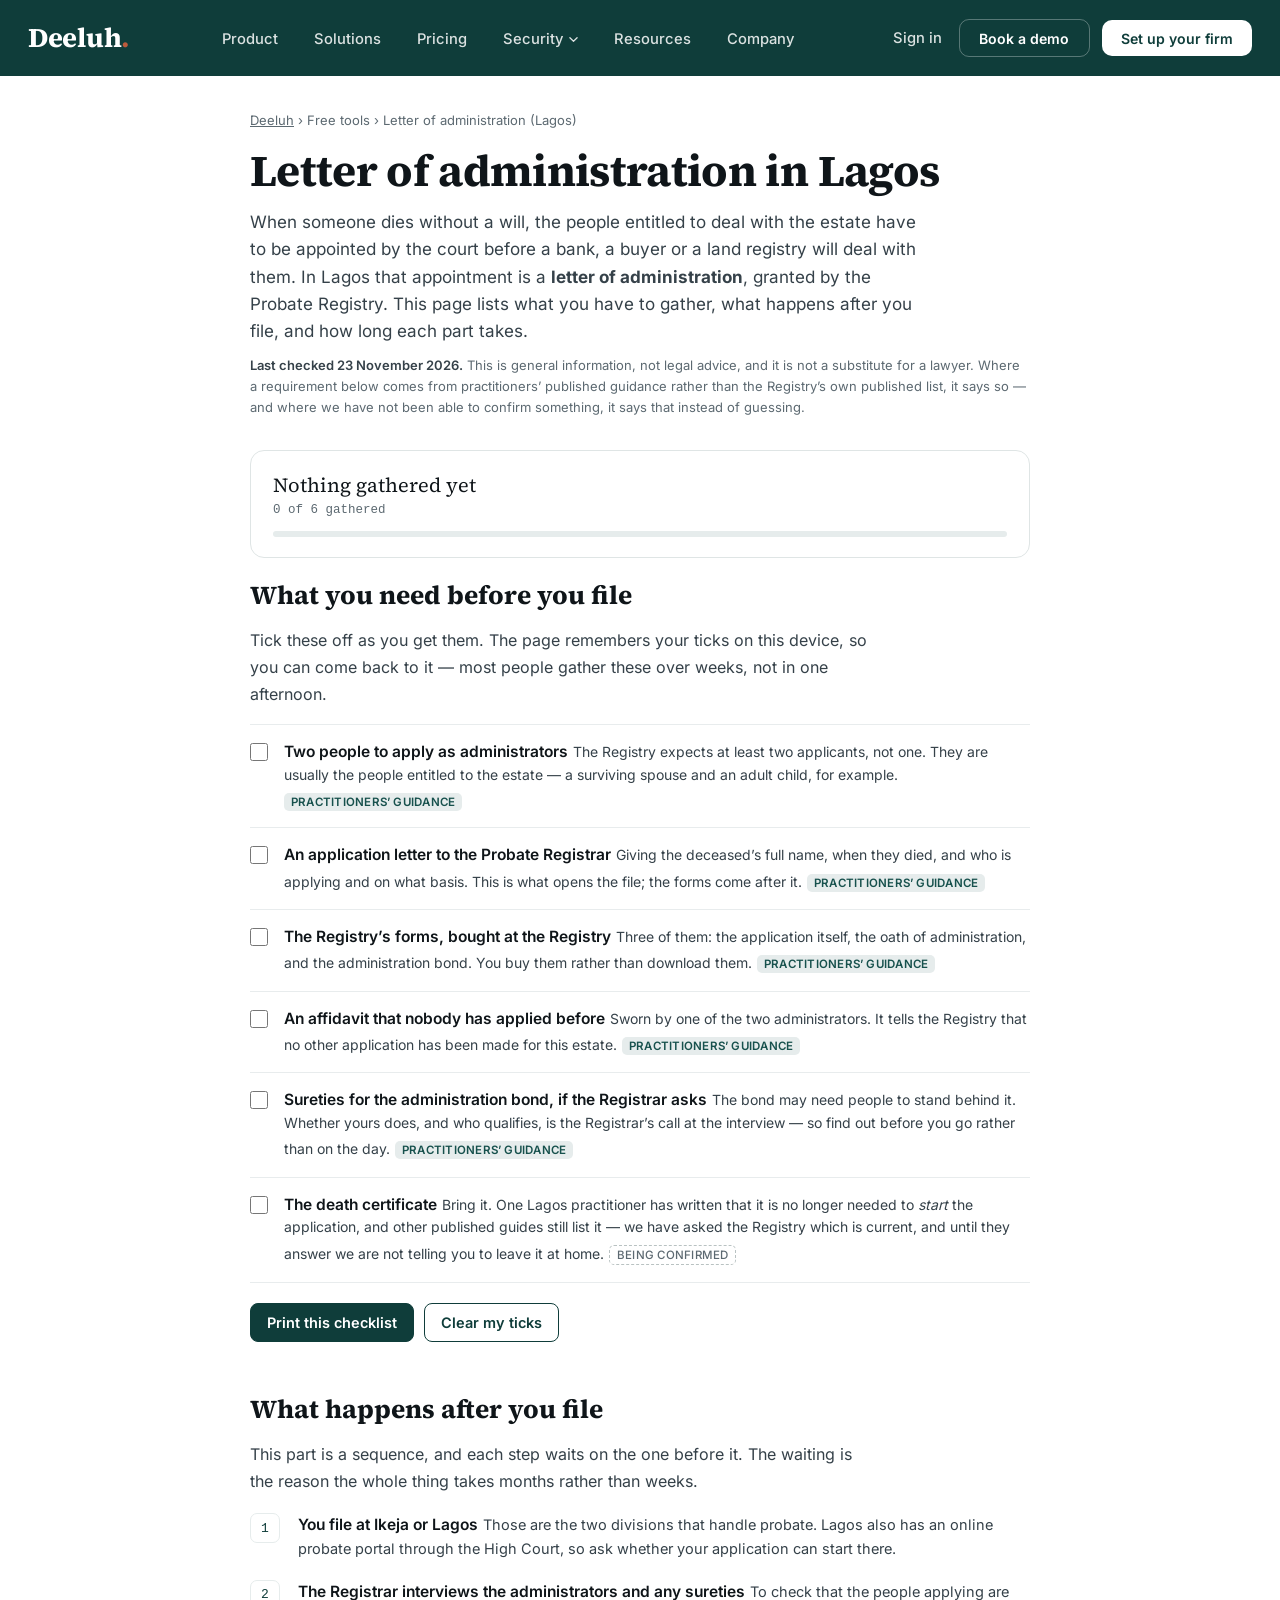
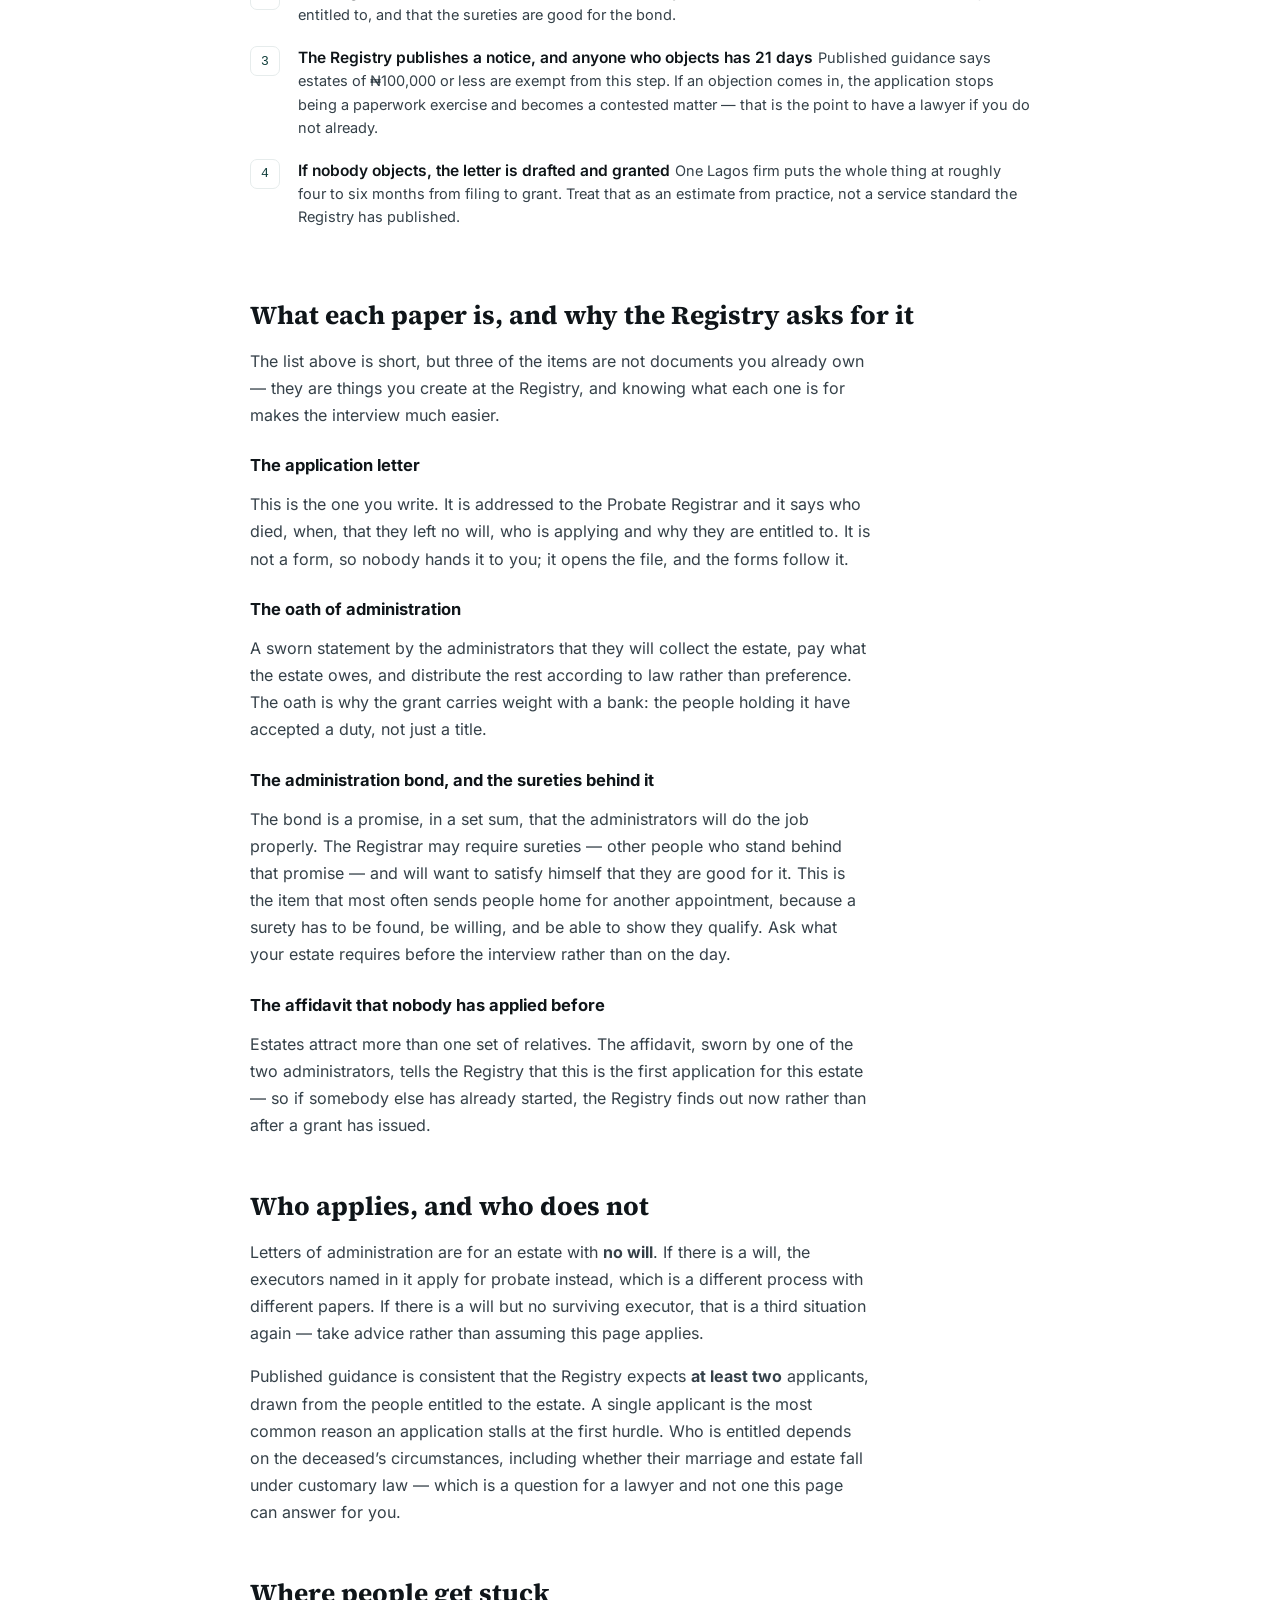
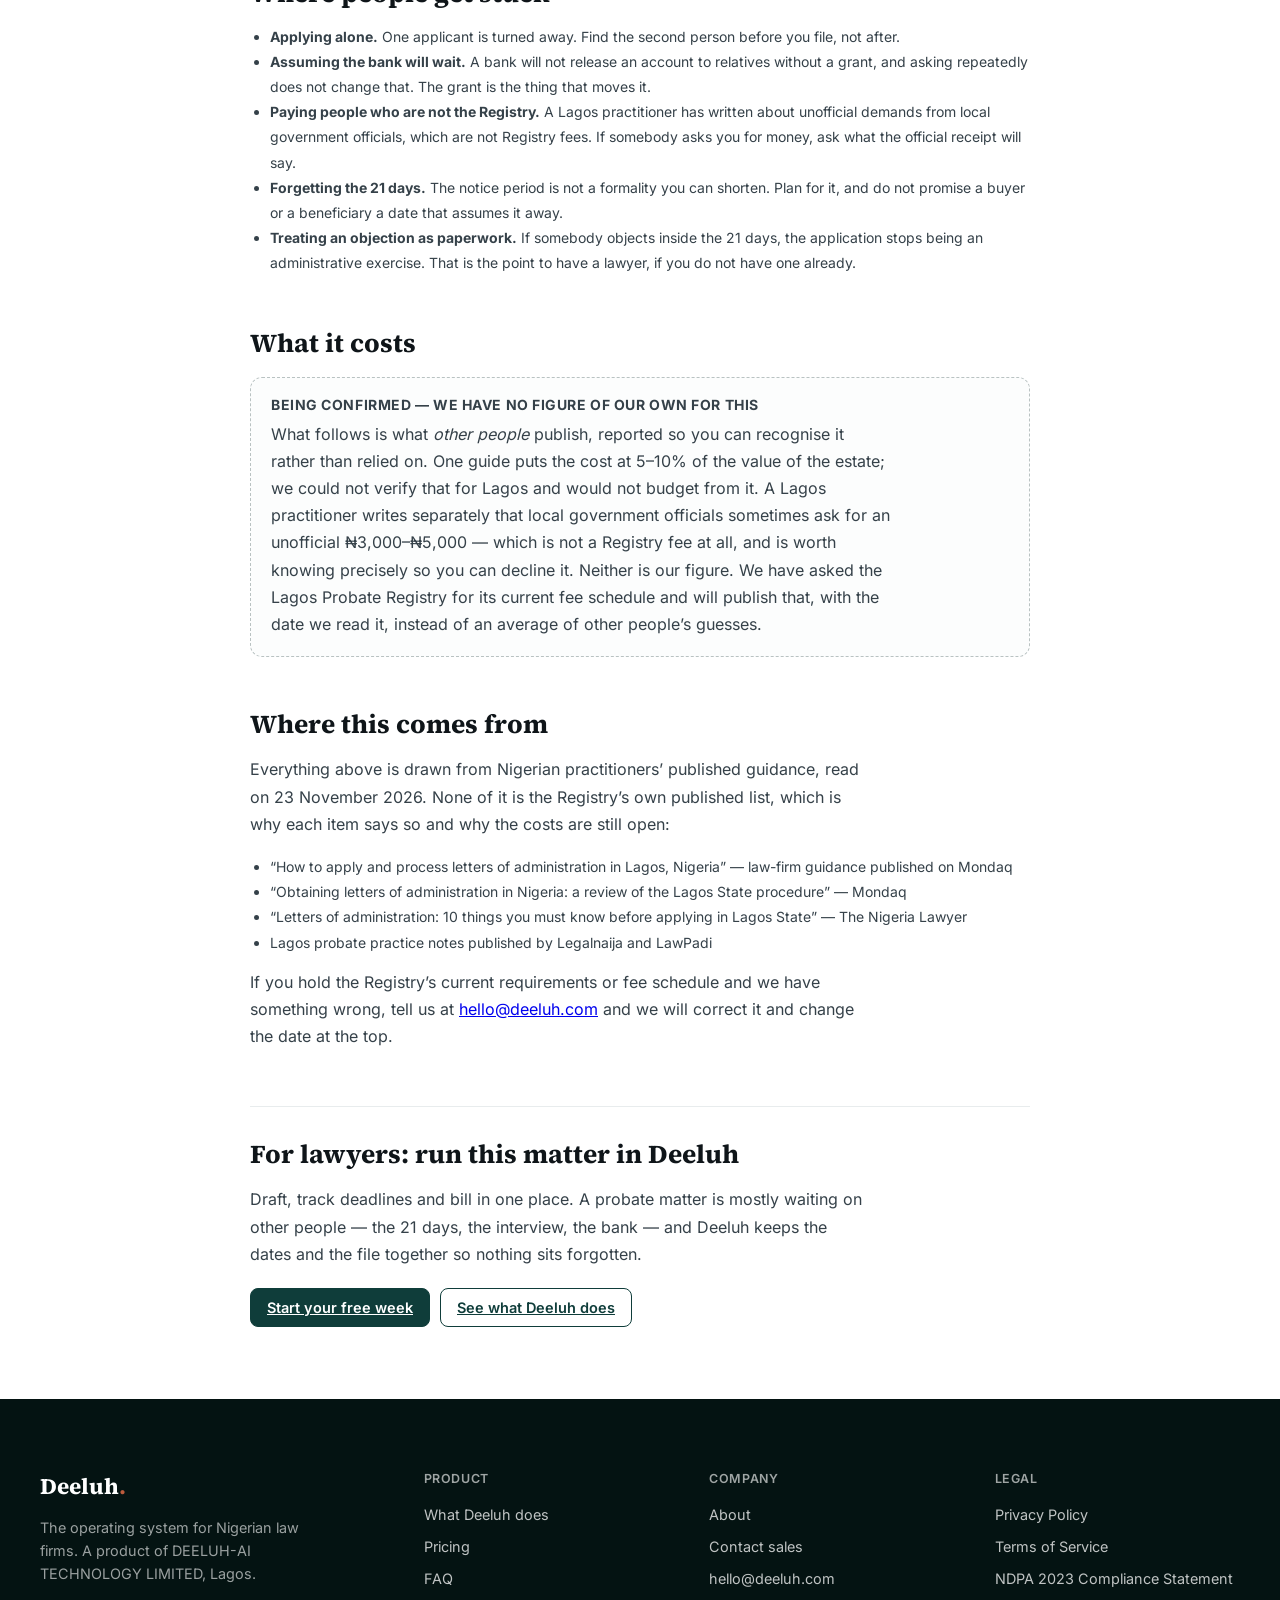
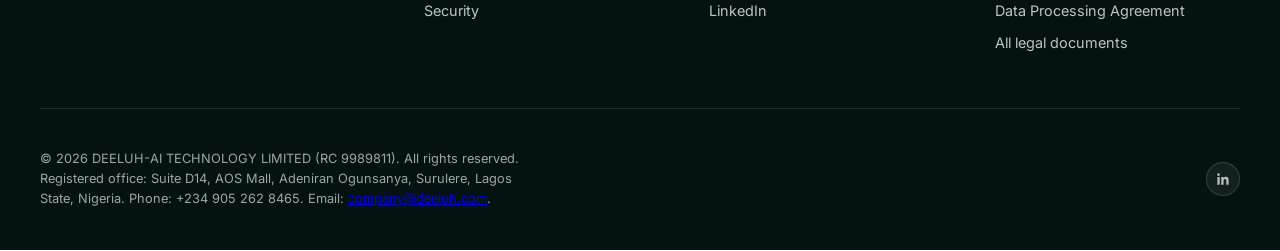
<file: tools/letter-of-administration-lagos/index.html>
<!DOCTYPE html>
<html lang="en">
<head>
<meta charset="UTF-8">
<meta name="viewport" content="width=device-width, initial-scale=1.0">
<title>Letter of administration in Lagos: the checklist · Deeluh</title>
<meta name="description" content="What you need to apply for letters of administration in Lagos when someone dies without a will: who must apply, which papers the registry asks for, the registrar's interview, the 21-day notice and how long it takes. A free checklist you can tick off and print.">
<link rel="canonical" href="https://deeluh.com/tools/letter-of-administration-lagos/">
<meta property="og:type" content="article">
<meta property="og:site_name" content="Deeluh">
<meta property="og:title" content="Letter of administration in Lagos: the checklist · Deeluh">
<meta property="og:description" content="What you need to apply for letters of administration in Lagos when someone dies without a will: who must apply, which papers the registry asks for, the registrar's interview, the 21-day notice and how long it takes. A free checklist you can tick off and print.">
<meta property="og:url" content="https://deeluh.com/tools/letter-of-administration-lagos/">
<meta property="og:image" content="https://deeluh.com/assets/images/og-deeluh.png">
<meta property="og:image:width" content="1200">
<meta property="og:image:height" content="630">
<meta name="twitter:card" content="summary_large_image">
<link rel="icon" href="/favicon.ico" sizes="48x48">
<link rel="icon" type="image/png" sizes="32x32" href="/assets/icons/favicon-32.png">
<link rel="apple-touch-icon" href="/assets/icons/apple-touch-icon.png">
<link rel="preload" href="/assets/fonts/source-serif-4-latin-wght.woff2" as="font" type="font/woff2" crossorigin>
<link rel="preload" href="/assets/fonts/inter-latin-wght.woff2" as="font" type="font/woff2" crossorigin>
<link rel="stylesheet" href="/styles.css">
<link rel="stylesheet" href="/assets/tools.css">
</head>
<body>

<nav class="navbar" id="siteNavbar">
  <div class="navbar__inner">

    <a href="/" class="navbar__logo" aria-label="Deeluh home page"><span class="wordmark">Deeluh<span class="wordmark__dot">.</span></span></a>

    <ul class="navbar__menu">
      <li><a href="/product.html">Product</a></li>
      <li><a href="/solutions.html">Solutions</a></li>
      <li><a href="/#pricing">Pricing</a></li>

      <li class="navbar__item--dropdown">
        <button class="navbar__dropdown-trigger" type="button" aria-haspopup="true" aria-expanded="false">
          Security
          <svg class="navbar__dropdown-caret" viewBox="0 0 10 6" fill="none" aria-hidden="true">
            <path d="M1 1l4 4 4-4" stroke="currentColor" stroke-width="1.4" stroke-linecap="round" stroke-linejoin="round"/>
          </svg>
        </button>
        <div class="navbar__dropdown-panel">
          <a href="/legal.html#security" class="navbar__dropdown-link">Security Overview</a>
          <a href="/legal.html" class="navbar__dropdown-link">Legal</a>
        </div>
      </li>

      <li><a href="/resources.html">Resources</a></li>
      <li><a href="/company.html">Company</a></li>
    </ul>

    <div class="navbar__actions">
      <a href="https://app.deeluh.com/auth/login" class="navbar__signin">Sign in</a>
      <a href="https://calendly.com/deeluhhq" class="navbar__btn navbar__btn--ghost">Book a demo</a>
      <a href="https://app.deeluh.com/auth/signup" class="navbar__btn navbar__btn--primary">Set up your firm</a>
    </div>

    <button class="navbar__burger" id="navBurger" aria-label="Toggle menu" aria-expanded="false">
      <span></span><span></span><span></span>
    </button>

  </div>

  <div class="navbar__mobile" id="navMobile">
    <div class="navbar__mobile-inner">
      <ul class="navbar__mobile-links">
        <li><a href="/product.html">Product</a></li>
        <li><a href="/solutions.html">Solutions</a></li>
        <li><a href="/#pricing">Pricing</a></li>

        <li class="navbar__mobile-dropdown" id="navLegalDropdown">
          <button class="navbar__mobile-dropdown-trigger" type="button" aria-expanded="false" aria-controls="navLegalPanel">
            Security
            <svg class="navbar__mobile-dropdown-caret" viewBox="0 0 10 6" fill="none" aria-hidden="true">
              <path d="M1 1l4 4 4-4" stroke="currentColor" stroke-width="1.4" stroke-linecap="round" stroke-linejoin="round"/>
            </svg>
          </button>
          <div class="navbar__mobile-dropdown-panel" id="navLegalPanel">
            <div class="navbar__mobile-dropdown-inner">
              <a href="/legal.html#security" class="navbar__dropdown-link">Security Overview</a>
              <a href="/legal.html" class="navbar__dropdown-link">Legal</a>
            </div>
          </div>
        </li>

        <li><a href="/resources.html">Resources</a></li>
        <li><a href="/company.html">Company</a></li>
      </ul>
      <div class="navbar__mobile-actions">
        <a href="https://app.deeluh.com/auth/signup" class="navbar__btn navbar__btn--primary">Set up your firm</a>
        <a href="https://calendly.com/deeluhhq" class="navbar__btn navbar__btn--ghost">Book a demo</a>
        <a href="https://app.deeluh.com/auth/login" class="navbar__btn navbar__btn--ghost">Sign in</a>
      </div>
    </div>
  </div>
</nav>

<main class="tool-main">
  <div class="tool-wrap">

    <p class="tool-crumb"><a href="/">Deeluh</a> &rsaquo; Free tools &rsaquo; Letter of administration (Lagos)</p>

    <h1 class="tool-h1">Letter of administration in Lagos</h1>

    <p class="tool-standfirst">When someone dies without a will, the people entitled to deal with the estate have
      to be appointed by the court before a bank, a buyer or a land registry will deal with them. In Lagos that
      appointment is a <strong>letter of administration</strong>, granted by the Probate Registry. This page lists
      what you have to gather, what happens after you file, and how long each part takes.</p>

    <p class="tool-provenance"><strong>Last checked 23 November 2026.</strong> This is general information, not
      legal advice, and it is not a substitute for a lawyer. Where a requirement below comes from practitioners&rsquo;
      published guidance rather than the Registry&rsquo;s own published list, it says so &mdash; and where we have not
      been able to confirm something, it says that instead of guessing.</p>

    <section aria-labelledby="gateHeading">
      <div class="gate">
        <p class="gate__label" id="gateLabel">Nothing gathered yet</p>
        <p class="gate__count" id="gateCount" aria-live="polite">0 of 6 gathered</p>
        <div class="gate__track" role="presentation"><div class="gate__fill" id="gateFill"></div></div>
      </div>

      <h2 class="tool-h2" id="gateHeading" style="margin-top:0">What you need before you file</h2>
      <p class="tool-p">Tick these off as you get them. The page remembers your ticks on this device, so you can
        come back to it &mdash; most people gather these over weeks, not in one afternoon.</p>

      <ul class="checklist" id="checklist">
        <li>
          <label class="check">
            <input type="checkbox" data-item="administrators">
            <span>
              <span class="check__title">Two people to apply as administrators</span>
              <span class="check__note">The Registry expects at least two applicants, not one. They are usually the
                people entitled to the estate &mdash; a surviving spouse and an adult child, for example.</span>
              <span class="chip chip--guidance">Practitioners&rsquo; guidance</span>
            </span>
          </label>
        </li>
        <li>
          <label class="check">
            <input type="checkbox" data-item="letter">
            <span>
              <span class="check__title">An application letter to the Probate Registrar</span>
              <span class="check__note">Giving the deceased&rsquo;s full name, when they died, and who is applying
                and on what basis. This is what opens the file; the forms come after it.</span>
              <span class="chip chip--guidance">Practitioners&rsquo; guidance</span>
            </span>
          </label>
        </li>
        <li>
          <label class="check">
            <input type="checkbox" data-item="forms">
            <span>
              <span class="check__title">The Registry&rsquo;s forms, bought at the Registry</span>
              <span class="check__note">Three of them: the application itself, the oath of administration, and the
                administration bond. You buy them rather than download them.</span>
              <span class="chip chip--guidance">Practitioners&rsquo; guidance</span>
            </span>
          </label>
        </li>
        <li>
          <label class="check">
            <input type="checkbox" data-item="affidavit">
            <span>
              <span class="check__title">An affidavit that nobody has applied before</span>
              <span class="check__note">Sworn by one of the two administrators. It tells the Registry that no other
                application has been made for this estate.</span>
              <span class="chip chip--guidance">Practitioners&rsquo; guidance</span>
            </span>
          </label>
        </li>
        <li>
          <label class="check">
            <input type="checkbox" data-item="sureties">
            <span>
              <span class="check__title">Sureties for the administration bond, if the Registrar asks</span>
              <span class="check__note">The bond may need people to stand behind it. Whether yours does, and who
                qualifies, is the Registrar&rsquo;s call at the interview &mdash; so find out before you go rather
                than on the day.</span>
              <span class="chip chip--guidance">Practitioners&rsquo; guidance</span>
            </span>
          </label>
        </li>
        <li>
          <label class="check">
            <input type="checkbox" data-item="death-certificate">
            <span>
              <span class="check__title">The death certificate</span>
              <span class="check__note">Bring it. One Lagos practitioner has written that it is no longer needed to
                <em>start</em> the application, and other published guides still list it &mdash; we have asked the
                Registry which is current, and until they answer we are not telling you to leave it at home.</span>
              <span class="chip chip--checking">Being confirmed</span>
            </span>
          </label>
        </li>
      </ul>

      <div class="tool-actions">
        <button class="tool-btn tool-btn--primary" type="button" id="printBtn">Print this checklist</button>
        <button class="tool-btn" type="button" id="resetBtn">Clear my ticks</button>
      </div>
    </section>

    <h2 class="tool-h2">What happens after you file</h2>
    <p class="tool-p">This part is a sequence, and each step waits on the one before it. The waiting is the reason
      the whole thing takes months rather than weeks.</p>
    <ol class="steps">
      <li><span><span class="steps__title">You file at Ikeja or Lagos</span>
        <span class="steps__note">Those are the two divisions that handle probate. Lagos also has an online probate
          portal through the High Court, so ask whether your application can start there.</span></span></li>
      <li><span><span class="steps__title">The Registrar interviews the administrators and any sureties</span>
        <span class="steps__note">To check that the people applying are entitled to, and that the sureties are
          good for the bond.</span></span></li>
      <li><span><span class="steps__title">The Registry publishes a notice, and anyone who objects has 21 days</span>
        <span class="steps__note">Published guidance says estates of &#8358;100,000 or less are exempt from this
          step. If an objection comes in, the application stops being a paperwork exercise and becomes a contested
          matter &mdash; that is the point to have a lawyer if you do not already.</span></span></li>
      <li><span><span class="steps__title">If nobody objects, the letter is drafted and granted</span>
        <span class="steps__note">One Lagos firm puts the whole thing at roughly four to six months from filing to
          grant. Treat that as an estimate from practice, not a service standard the Registry has published.</span></span></li>
    </ol>

    <h2 class="tool-h2">What each paper is, and why the Registry asks for it</h2>
    <p class="tool-p">The list above is short, but three of the items are not documents you already own &mdash;
      they are things you create at the Registry, and knowing what each one is for makes the interview much
      easier.</p>

    <h3 class="tool-h3">The application letter</h3>
    <p class="tool-p">This is the one you write. It is addressed to the Probate Registrar and it says who died,
      when, that they left no will, who is applying and why they are entitled to. It is not a form, so nobody
      hands it to you; it opens the file, and the forms follow it.</p>

    <h3 class="tool-h3">The oath of administration</h3>
    <p class="tool-p">A sworn statement by the administrators that they will collect the estate, pay what the
      estate owes, and distribute the rest according to law rather than preference. The oath is why the grant
      carries weight with a bank: the people holding it have accepted a duty, not just a title.</p>

    <h3 class="tool-h3">The administration bond, and the sureties behind it</h3>
    <p class="tool-p">The bond is a promise, in a set sum, that the administrators will do the job properly. The
      Registrar may require sureties &mdash; other people who stand behind that promise &mdash; and will want to
      satisfy himself that they are good for it. This is the item that most often sends people home for another
      appointment, because a surety has to be found, be willing, and be able to show they qualify. Ask what your
      estate requires before the interview rather than on the day.</p>

    <h3 class="tool-h3">The affidavit that nobody has applied before</h3>
    <p class="tool-p">Estates attract more than one set of relatives. The affidavit, sworn by one of the two
      administrators, tells the Registry that this is the first application for this estate &mdash; so if somebody
      else has already started, the Registry finds out now rather than after a grant has issued.</p>

    <h2 class="tool-h2">Who applies, and who does not</h2>
    <p class="tool-p">Letters of administration are for an estate with <strong>no will</strong>. If there is a
      will, the executors named in it apply for probate instead, which is a different process with different
      papers. If there is a will but no surviving executor, that is a third situation again &mdash; take advice
      rather than assuming this page applies.</p>
    <p class="tool-p">Published guidance is consistent that the Registry expects <strong>at least two</strong>
      applicants, drawn from the people entitled to the estate. A single applicant is the most common reason an
      application stalls at the first hurdle. Who is entitled depends on the deceased&rsquo;s circumstances,
      including whether their marriage and estate fall under customary law &mdash; which is a question for a
      lawyer and not one this page can answer for you.</p>

    <h2 class="tool-h2">Where people get stuck</h2>
    <ul class="sources">
      <li><strong>Applying alone.</strong> One applicant is turned away. Find the second person before you file,
        not after.</li>
      <li><strong>Assuming the bank will wait.</strong> A bank will not release an account to relatives without a
        grant, and asking repeatedly does not change that. The grant is the thing that moves it.</li>
      <li><strong>Paying people who are not the Registry.</strong> A Lagos practitioner has written about
        unofficial demands from local government officials, which are not Registry fees. If somebody asks you for
        money, ask what the official receipt will say.</li>
      <li><strong>Forgetting the 21 days.</strong> The notice period is not a formality you can shorten. Plan for
        it, and do not promise a buyer or a beneficiary a date that assumes it away.</li>
      <li><strong>Treating an objection as paperwork.</strong> If somebody objects inside the 21 days, the
        application stops being an administrative exercise. That is the point to have a lawyer, if you do not have
        one already.</li>
    </ul>

    <h2 class="tool-h2">What it costs</h2>
    <div class="unconfirmed">
      <p class="unconfirmed__h">Being confirmed &mdash; we have no figure of our own for this</p>
      <p class="tool-p" style="margin:0">What follows is what <em>other people</em> publish, reported so you can
        recognise it rather than relied on. One guide puts the cost at 5&ndash;10% of the value of the estate; we
        could not verify that for Lagos and would not budget from it. A Lagos practitioner writes separately that
        local government officials sometimes ask for an unofficial &#8358;3,000&ndash;&#8358;5,000 &mdash; which is
        not a Registry fee at all, and is worth knowing precisely so you can decline it. Neither is our figure. We
        have asked the Lagos Probate Registry for its current fee schedule and will publish that, with the date we
        read it, instead of an average of other people&rsquo;s guesses.</p>
    </div>

    <h2 class="tool-h2">Where this comes from</h2>
    <p class="tool-p">Everything above is drawn from Nigerian practitioners&rsquo; published guidance, read on
      23 November 2026. None of it is the Registry&rsquo;s own published list, which is why each item says so and
      why the costs are still open:</p>
    <ul class="sources">
      <li>&ldquo;How to apply and process letters of administration in Lagos, Nigeria&rdquo; &mdash; law-firm guidance published on Mondaq</li>
      <li>&ldquo;Obtaining letters of administration in Nigeria: a review of the Lagos State procedure&rdquo; &mdash; Mondaq</li>
      <li>&ldquo;Letters of administration: 10 things you must know before applying in Lagos State&rdquo; &mdash; The Nigeria Lawyer</li>
      <li>Lagos probate practice notes published by Legalnaija and LawPadi</li>
    </ul>
    <p class="tool-p" style="margin-top:14px">If you hold the Registry&rsquo;s current requirements or fee schedule and
      we have something wrong, tell us at <a href="mailto:hello@deeluh.com">hello@deeluh.com</a> and we will correct
      it and change the date at the top.</p>

    <div class="tool-cta">
      <h2 class="tool-h2" style="margin-top:0">For lawyers: run this matter in Deeluh</h2>
      <p class="tool-p">Draft, track deadlines and bill in one place. A probate matter is mostly waiting on other
        people &mdash; the 21 days, the interview, the bank &mdash; and Deeluh keeps the dates and the file together
        so nothing sits forgotten.</p>
      <div class="tool-actions">
        <a class="tool-btn tool-btn--primary" href="https://app.deeluh.com/auth/signup">Start your free week</a>
        <a class="tool-btn" href="/product.html">See what Deeluh does</a>
      </div>
    </div>

  </div>
</main>

<footer class="site-footer">
    <div class="site-footer__inner">

      <div class="footer-grid">

        <div class="footer-brand">
          <p class="footer-brand__name"><a href="/">Deeluh<span class="wordmark__dot">.</span></a></p>
          <p class="footer-brand__tagline">The operating system for Nigerian law firms. A product of DEELUH-AI TECHNOLOGY LIMITED, Lagos.</p>
        </div>

        <div class="footer-col">
          <p class="footer-col__title">Product</p>
          <ul>
            <li><a href="/#what">What Deeluh does</a></li>
            <li><a href="/#pricing">Pricing</a></li>
            <li><a href="/#faq">FAQ</a></li>
            <li><a href="/legal.html#security">Security</a></li>
          </ul>
        </div>

        <div class="footer-col">
          <p class="footer-col__title">Company</p>
          <ul>
            <li><a href="/company.html">About</a></li>
            <li><a href="/company.html#contactSection">Contact sales</a></li>
            <li><!--email_off--><a href="mailto:hello@deeluh.com">hello@deeluh.com</a><!--/email_off--></li>
            <li><a href="https://linkedin.com/company/deeluh" target="_blank" rel="noopener">LinkedIn</a></li>
          </ul>
        </div>

        <div class="footer-col">
          <p class="footer-col__title">Legal</p>
          <ul>
          <li><a href="https://app.deeluh.com/legal/privacy">Privacy Policy</a></li>
          <li><a href="https://app.deeluh.com/legal/terms">Terms of Service</a></li>
          <li><a href="https://app.deeluh.com/legal/ndpa-compliance">NDPA 2023 Compliance Statement</a></li>
          <li><a href="https://app.deeluh.com/legal/data-processing">Data Processing Agreement</a></li>
          <li><a href="/legal.html">All legal documents</a></li>
          </ul>
        </div>

      </div>

      <div class="footer-bottom">
        <p class="footer-bottom__legal">© 2026 DEELUH-AI TECHNOLOGY LIMITED (RC 9989811). All rights reserved. Registered office: Suite D14, AOS Mall, Adeniran Ogunsanya, Surulere, Lagos State, Nigeria. Phone: +234 905 262 8465. Email: <a href="mailto:company@deeluh.com">company@deeluh.com</a>.</p>

        <div class="footer-bottom__social">
          <a href="https://linkedin.com/company/deeluh" target="_blank" rel="noopener" aria-label="Deeluh on LinkedIn">
            <svg width="16" height="16" viewBox="0 0 24 24" fill="currentColor"><path d="M20.45 20.45h-3.55v-5.57c0-1.33-.03-3.04-1.85-3.04-1.86 0-2.14 1.45-2.14 2.94v5.67H9.36V9h3.41v1.56h.05c.48-.9 1.64-1.85 3.38-1.85 3.6 0 4.27 2.37 4.27 5.46v6.28zM5.34 7.43a2.06 2.06 0 1 1 0-4.12 2.06 2.06 0 0 1 0 4.12zM7.12 20.45H3.56V9h3.56v11.45z"/></svg>
          </a>
        </div>
      </div>

    </div>
  </footer>

<script>
  /* The navbar's own behaviour, the same as the rest of the site: colour swap on scroll and the
     burger toggle. Copied rather than shared because this site has no shared client bundle. */
  (function () {
    var navbar = document.getElementById('siteNavbar');
    var burger = document.getElementById('navBurger');
    if (!navbar) return;
    function scrollState() { navbar.classList.toggle('is-scrolled', window.scrollY > 40); }
    window.addEventListener('scroll', scrollState, { passive: true });
    scrollState();
    if (burger) {
      burger.addEventListener('click', function () {
        var open = navbar.classList.toggle('is-open');
        burger.setAttribute('aria-expanded', String(open));
      });
      window.addEventListener('resize', function () {
        if (window.matchMedia('(min-width: 981px)').matches) {
          navbar.classList.remove('is-open');
          burger.setAttribute('aria-expanded', 'false');
        }
      });
    }
  })();

  /* The checklist. Ticks are a per-person convenience on one device, so they live in
     localStorage - and every read and write is guarded, because a private window, blocked site
     data or a cleared cache makes that throw, and a page about a bereavement must not break
     over a storage preference. */
  (function () {
    var KEY = 'deeluh.tools.loa-lagos.v1';
    var boxes = Array.prototype.slice.call(document.querySelectorAll('#checklist input[type=checkbox]'));
    var fill = document.getElementById('gateFill');
    var label = document.getElementById('gateLabel');
    var count = document.getElementById('gateCount');
    if (!boxes.length || !fill || !label || !count) return;

    function read() {
      try { return JSON.parse(localStorage.getItem(KEY) || '{}') || {}; } catch (e) { return {}; }
    }
    function write(state) {
      try { localStorage.setItem(KEY, JSON.stringify(state)); } catch (e) { /* nothing to do */ }
    }

    function paint() {
      var done = boxes.filter(function (b) { return b.checked; }).length;
      var total = boxes.length;
      fill.style.width = (total ? (done / total) * 100 : 0) + '%';
      count.textContent = done + ' of ' + total + ' gathered';
      /* The label is the REGISTRY'S GATE, not a percentage: a registrar either sees you or does
         not, so "62%" would be a number with no real-world counterpart. */
      label.textContent = done === 0 ? 'Nothing gathered yet'
        : done < total ? 'Not ready to file yet'
        : 'Ready to take to the Registry';
    }

    var saved = read();
    boxes.forEach(function (b) {
      var id = b.getAttribute('data-item');
      if (saved[id]) b.checked = true;
      b.addEventListener('change', function () {
        var state = read();
        state[id] = b.checked;
        write(state);
        paint();
      });
    });
    paint();

    var printBtn = document.getElementById('printBtn');
    if (printBtn) printBtn.addEventListener('click', function () {
      /* NO 'printing-draft' here. That class is for the pages that generate an instrument, and it
         hides everything but the generated draft - this page has no draft, so adding it hid the
         very checklist the button exists to print. The page's own print rules keep the checklist
         and drop the chrome. */
      window.print();
    });

    var resetBtn = document.getElementById('resetBtn');
    if (resetBtn) resetBtn.addEventListener('click', function () {
      boxes.forEach(function (b) { b.checked = false; });
      write({});
      paint();
    });
    /* The Security submenu's accordion. The tool pages copy the navbar markup, which includes
       navLegalDropdown, but the first version of this script omitted its handler - and the CSS
       keeps that submenu collapsed until `.is-open`, so on a phone the item could not be
       expanded at all. */
    var legal = document.getElementById('navLegalDropdown');
    if (legal) {
      var trigger = legal.querySelector('.navbar__mobile-dropdown-trigger');
      if (trigger) {
        trigger.addEventListener('click', function () {
          var open = legal.classList.toggle('is-open');
          trigger.setAttribute('aria-expanded', String(open));
        });
        window.addEventListener('resize', function () {
          if (window.matchMedia('(min-width: 981px)').matches) {
            legal.classList.remove('is-open');
            trigger.setAttribute('aria-expanded', 'false');
          }
        });
      }
    }
  })();
</script>
</body>
</html>
</file>
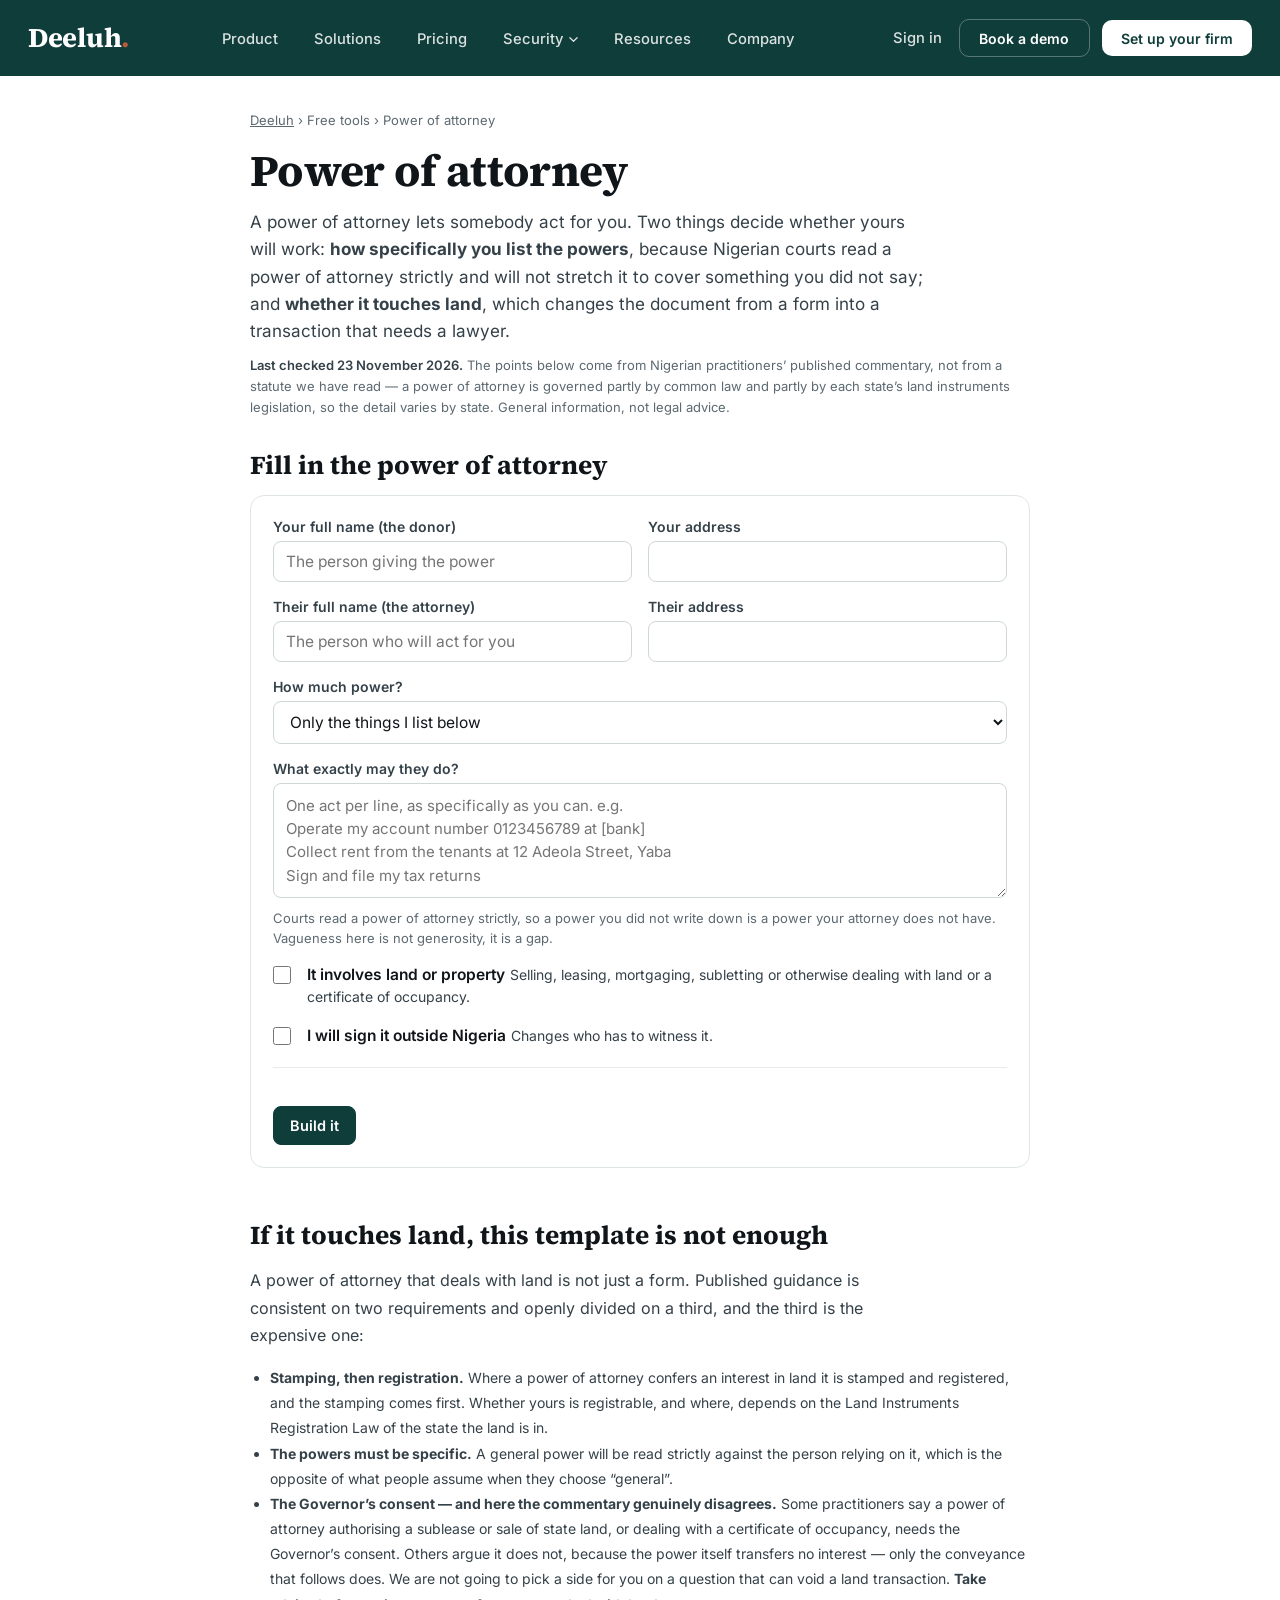
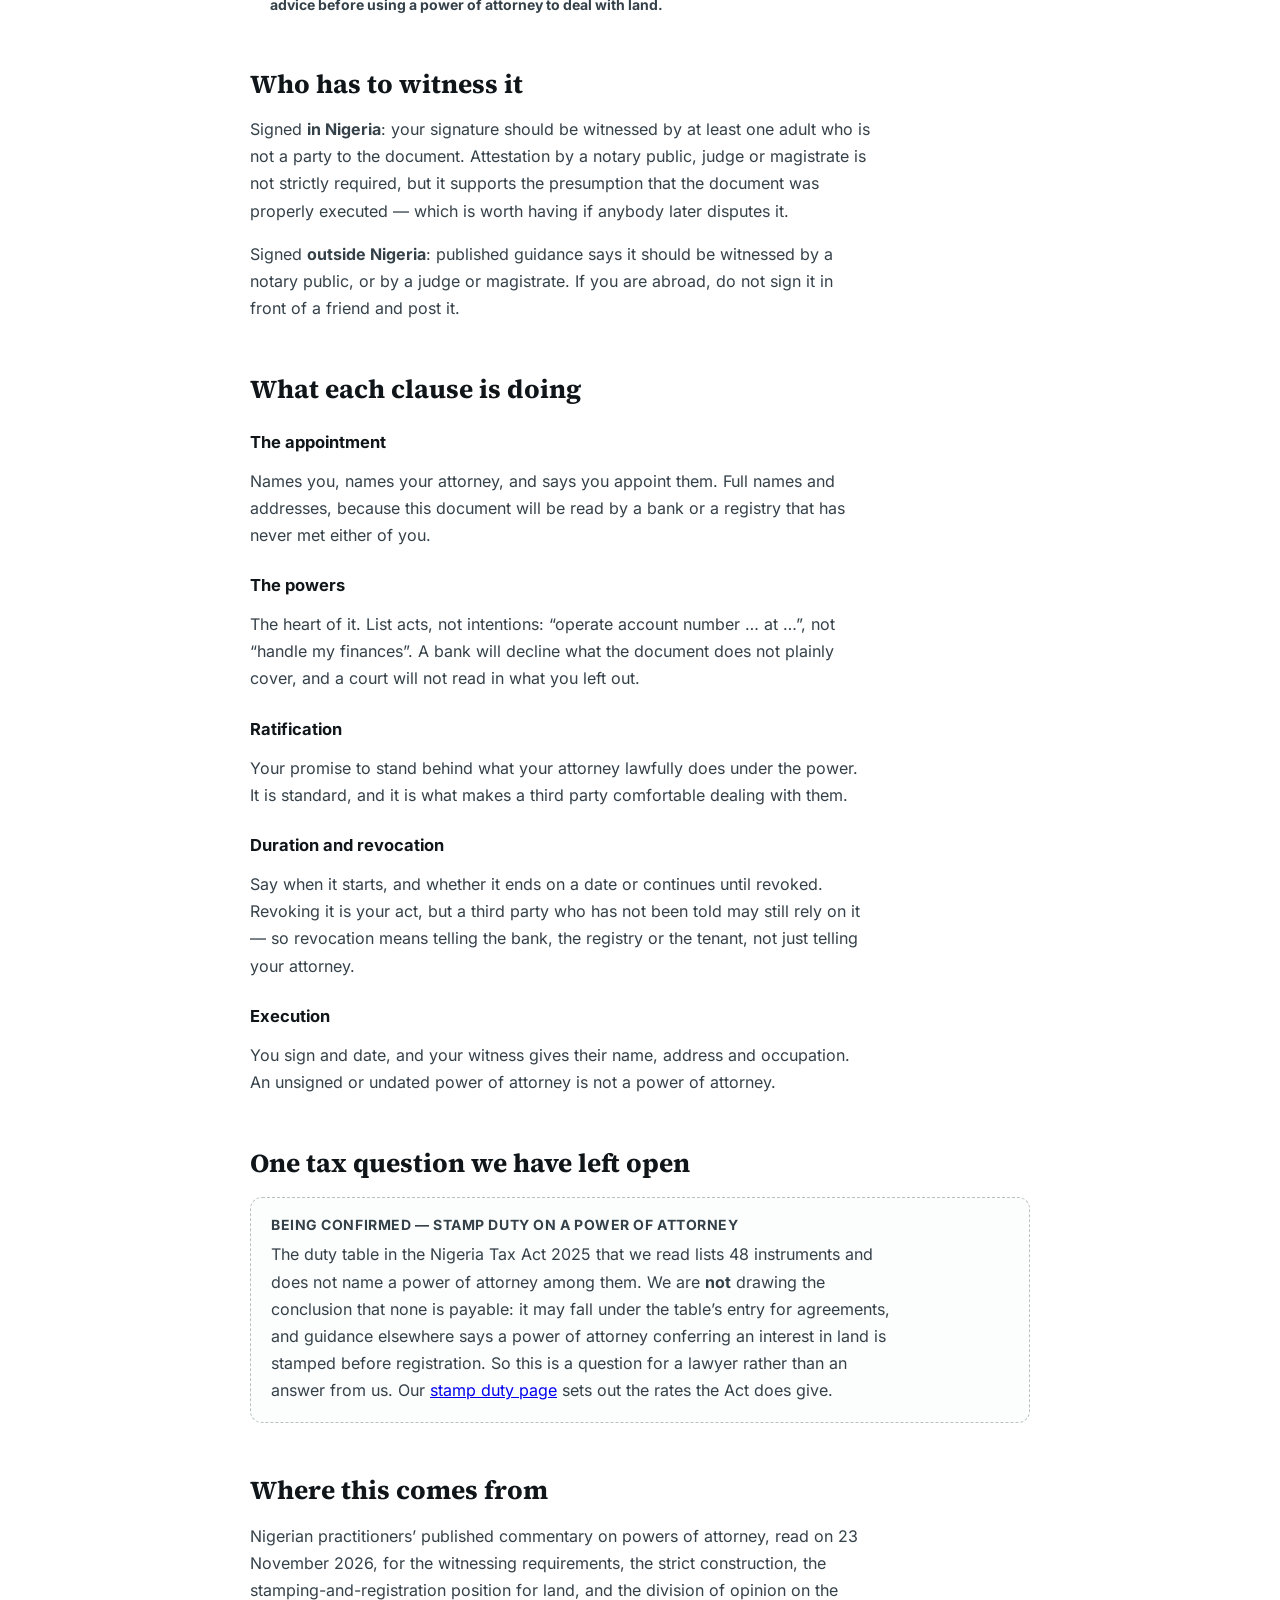
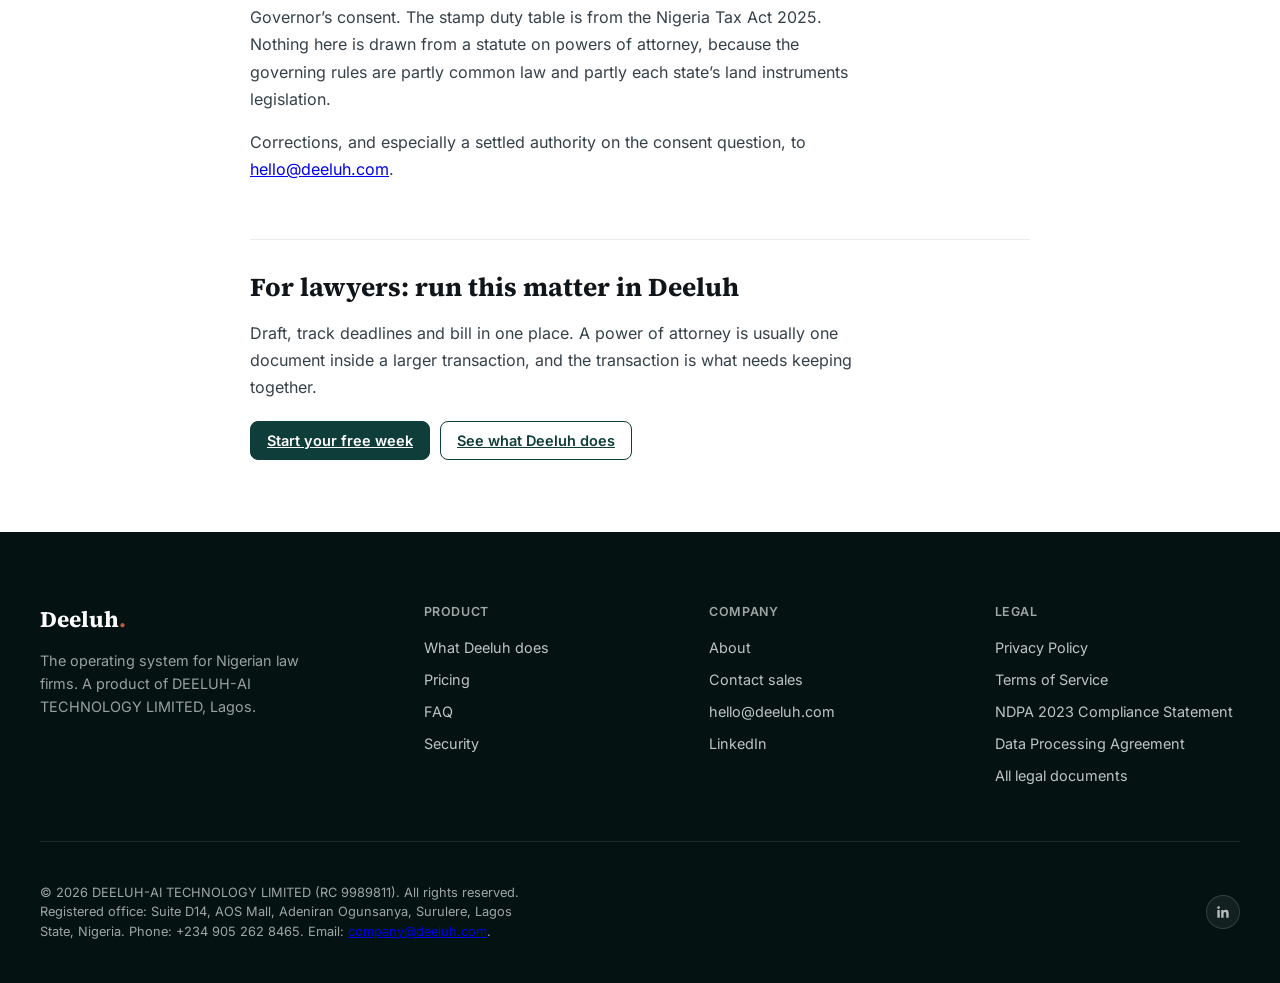
<file: tools/power-of-attorney-nigeria/index.html>
<!DOCTYPE html>
<html lang="en">
<head>
<meta charset="UTF-8">
<meta name="viewport" content="width=device-width, initial-scale=1.0">
<title>Power of attorney template for Nigeria, with the land warnings · Deeluh</title>
<meta name="description" content="A general power of attorney you fill in and print, with a plain note on each clause, who must witness it, and why a power of attorney over land needs stamping, registration and advice this template cannot give.">
<link rel="canonical" href="https://deeluh.com/tools/power-of-attorney-nigeria/">
<meta property="og:type" content="article">
<meta property="og:site_name" content="Deeluh">
<meta property="og:title" content="Power of attorney template for Nigeria, with the land warnings · Deeluh">
<meta property="og:description" content="A general power of attorney you fill in and print, with a plain note on each clause, who must witness it, and why a power of attorney over land needs stamping, registration and advice this template cannot give.">
<meta property="og:url" content="https://deeluh.com/tools/power-of-attorney-nigeria/">
<meta property="og:image" content="https://deeluh.com/assets/images/og-deeluh.png">
<meta property="og:image:width" content="1200">
<meta property="og:image:height" content="630">
<meta name="twitter:card" content="summary_large_image">
<link rel="icon" href="/favicon.ico" sizes="48x48">
<link rel="icon" type="image/png" sizes="32x32" href="/assets/icons/favicon-32.png">
<link rel="apple-touch-icon" href="/assets/icons/apple-touch-icon.png">
<link rel="preload" href="/assets/fonts/source-serif-4-latin-wght.woff2" as="font" type="font/woff2" crossorigin>
<link rel="preload" href="/assets/fonts/inter-latin-wght.woff2" as="font" type="font/woff2" crossorigin>
<link rel="stylesheet" href="/styles.css">
<link rel="stylesheet" href="/assets/tools.css">
<script src="/assets/tools.js" defer></script>
</head>
<body>

<nav class="navbar" id="siteNavbar">
  <div class="navbar__inner">

    <a href="/" class="navbar__logo" aria-label="Deeluh home page"><span class="wordmark">Deeluh<span class="wordmark__dot">.</span></span></a>

    <ul class="navbar__menu">
      <li><a href="/product.html">Product</a></li>
      <li><a href="/solutions.html">Solutions</a></li>
      <li><a href="/#pricing">Pricing</a></li>

      <li class="navbar__item--dropdown">
        <button class="navbar__dropdown-trigger" type="button" aria-haspopup="true" aria-expanded="false">
          Security
          <svg class="navbar__dropdown-caret" viewBox="0 0 10 6" fill="none" aria-hidden="true">
            <path d="M1 1l4 4 4-4" stroke="currentColor" stroke-width="1.4" stroke-linecap="round" stroke-linejoin="round"/>
          </svg>
        </button>
        <div class="navbar__dropdown-panel">
          <a href="/legal.html#security" class="navbar__dropdown-link">Security Overview</a>
          <a href="/legal.html" class="navbar__dropdown-link">Legal</a>
        </div>
      </li>

      <li><a href="/resources.html">Resources</a></li>
      <li><a href="/company.html">Company</a></li>
    </ul>

    <div class="navbar__actions">
      <a href="https://app.deeluh.com/auth/login" class="navbar__signin">Sign in</a>
      <a href="https://calendly.com/deeluhhq" class="navbar__btn navbar__btn--ghost">Book a demo</a>
      <a href="https://app.deeluh.com/auth/signup" class="navbar__btn navbar__btn--primary">Set up your firm</a>
    </div>

    <button class="navbar__burger" id="navBurger" aria-label="Toggle menu" aria-expanded="false">
      <span></span><span></span><span></span>
    </button>

  </div>

  <div class="navbar__mobile" id="navMobile">
    <div class="navbar__mobile-inner">
      <ul class="navbar__mobile-links">
        <li><a href="/product.html">Product</a></li>
        <li><a href="/solutions.html">Solutions</a></li>
        <li><a href="/#pricing">Pricing</a></li>

        <li class="navbar__mobile-dropdown" id="navLegalDropdown">
          <button class="navbar__mobile-dropdown-trigger" type="button" aria-expanded="false" aria-controls="navLegalPanel">
            Security
            <svg class="navbar__mobile-dropdown-caret" viewBox="0 0 10 6" fill="none" aria-hidden="true">
              <path d="M1 1l4 4 4-4" stroke="currentColor" stroke-width="1.4" stroke-linecap="round" stroke-linejoin="round"/>
            </svg>
          </button>
          <div class="navbar__mobile-dropdown-panel" id="navLegalPanel">
            <div class="navbar__mobile-dropdown-inner">
              <a href="/legal.html#security" class="navbar__dropdown-link">Security Overview</a>
              <a href="/legal.html" class="navbar__dropdown-link">Legal</a>
            </div>
          </div>
        </li>

        <li><a href="/resources.html">Resources</a></li>
        <li><a href="/company.html">Company</a></li>
      </ul>
      <div class="navbar__mobile-actions">
        <a href="https://app.deeluh.com/auth/signup" class="navbar__btn navbar__btn--primary">Set up your firm</a>
        <a href="https://calendly.com/deeluhhq" class="navbar__btn navbar__btn--ghost">Book a demo</a>
        <a href="https://app.deeluh.com/auth/login" class="navbar__btn navbar__btn--ghost">Sign in</a>
      </div>
    </div>
  </div>
</nav>

<main class="tool-main">
  <div class="tool-wrap">

    <p class="tool-crumb"><a href="/">Deeluh</a> &rsaquo; Free tools &rsaquo; Power of attorney</p>

    <h1 class="tool-h1">Power of attorney</h1>

    <p class="tool-standfirst">A power of attorney lets somebody act for you. Two things decide whether yours will
      work: <strong>how specifically you list the powers</strong>, because Nigerian courts read a power of attorney
      strictly and will not stretch it to cover something you did not say; and <strong>whether it touches
      land</strong>, which changes the document from a form into a transaction that needs a lawyer.</p>

    <p class="tool-provenance"><strong>Last checked 23 November 2026.</strong> The points below come from Nigerian
      practitioners&rsquo; published commentary, not from a statute we have read &mdash; a power of attorney is
      governed partly by common law and partly by each state&rsquo;s land instruments legislation, so the detail
      varies by state. General information, not legal advice.</p>

    <section aria-labelledby="poaHeading">
      <h2 class="tool-h2" id="poaHeading" style="margin-top:0">Fill in the power of attorney</h2>

      <div class="gate" style="padding:22px">
        <div class="field2">
          <div class="field"><label class="field__label" for="donor">Your full name (the donor)</label>
            <input id="donor" class="field__control" type="text" placeholder="The person giving the power"></div>
          <div class="field"><label class="field__label" for="donoraddr">Your address</label>
            <input id="donoraddr" class="field__control" type="text"></div>
        </div>
        <div class="field2">
          <div class="field"><label class="field__label" for="donee">Their full name (the attorney)</label>
            <input id="donee" class="field__control" type="text" placeholder="The person who will act for you"></div>
          <div class="field"><label class="field__label" for="doneeaddr">Their address</label>
            <input id="doneeaddr" class="field__control" type="text"></div>
        </div>

        <div class="field">
          <label class="field__label" for="scope">How much power?</label>
          <select id="scope" class="field__control">
            <option value="listed">Only the things I list below</option>
            <option value="general">Everything I could lawfully do myself (a general power)</option>
          </select>
          <p class="field__hint" id="scopeHint"></p>
        </div>

        <div class="field" id="actsField">
          <label class="field__label" for="acts">What exactly may they do?</label>
          <textarea id="acts" class="field__control" rows="4"
            placeholder="One act per line, as specifically as you can. e.g.&#10;Operate my account number 0123456789 at [bank]&#10;Collect rent from the tenants at 12 Adeola Street, Yaba&#10;Sign and file my tax returns"></textarea>
          <p class="field__hint">Courts read a power of attorney strictly, so a power you did not write down is a
            power your attorney does not have. Vagueness here is not generosity, it is a gap.</p>
        </div>

        <div class="field">
          <label class="check" style="grid-template-columns:22px 1fr">
            <input type="checkbox" id="land">
            <span><span class="check__title">It involves land or property</span>
              <span class="check__note">Selling, leasing, mortgaging, subletting or otherwise dealing with land or
                a certificate of occupancy.</span></span>
          </label>
        </div>

        <div class="field">
          <label class="check" style="grid-template-columns:22px 1fr">
            <input type="checkbox" id="abroad">
            <span><span class="check__title">I will sign it outside Nigeria</span>
              <span class="check__note">Changes who has to witness it.</span></span>
          </label>
        </div>

        <div class="answer" id="poaAnswer" aria-live="polite"></div>

        <div class="tool-actions">
          <button class="tool-btn tool-btn--primary" type="button" id="poaDraft">Build it</button>
          <button class="tool-btn" type="button" id="poaPrint" hidden>Print it</button>
        </div>

        <div id="poaOut" class="draft" hidden></div>
      </div>
    </section>

    <h2 class="tool-h2">If it touches land, this template is not enough</h2>
    <p class="tool-p">A power of attorney that deals with land is not just a form. Published guidance is consistent
      on two requirements and openly divided on a third, and the third is the expensive one:</p>
    <ul class="sources">
      <li><strong>Stamping, then registration.</strong> Where a power of attorney confers an interest in land it is
        stamped and registered, and the stamping comes first. Whether yours is registrable, and where, depends on the
        Land Instruments Registration Law of the state the land is in.</li>
      <li><strong>The powers must be specific.</strong> A general power will be read strictly against the person
        relying on it, which is the opposite of what people assume when they choose &ldquo;general&rdquo;.</li>
      <li><strong>The Governor&rsquo;s consent &mdash; and here the commentary genuinely disagrees.</strong> Some
        practitioners say a power of attorney authorising a sublease or sale of state land, or dealing with a
        certificate of occupancy, needs the Governor&rsquo;s consent. Others argue it does not, because the power
        itself transfers no interest &mdash; only the conveyance that follows does. We are not going to pick a side
        for you on a question that can void a land transaction. <strong>Take advice before using a power of attorney
        to deal with land.</strong></li>
    </ul>

    <h2 class="tool-h2">Who has to witness it</h2>
    <p class="tool-p">Signed <strong>in Nigeria</strong>: your signature should be witnessed by at least one adult
      who is not a party to the document. Attestation by a notary public, judge or magistrate is not strictly
      required, but it supports the presumption that the document was properly executed &mdash; which is worth
      having if anybody later disputes it.</p>
    <p class="tool-p">Signed <strong>outside Nigeria</strong>: published guidance says it should be witnessed by a
      notary public, or by a judge or magistrate. If you are abroad, do not sign it in front of a friend and post
      it.</p>

    <h2 class="tool-h2">What each clause is doing</h2>
    <h3 class="tool-h3">The appointment</h3>
    <p class="tool-p">Names you, names your attorney, and says you appoint them. Full names and addresses, because
      this document will be read by a bank or a registry that has never met either of you.</p>
    <h3 class="tool-h3">The powers</h3>
    <p class="tool-p">The heart of it. List acts, not intentions: &ldquo;operate account number &hellip; at
      &hellip;&rdquo;, not &ldquo;handle my finances&rdquo;. A bank will decline what the document does not plainly
      cover, and a court will not read in what you left out.</p>
    <h3 class="tool-h3">Ratification</h3>
    <p class="tool-p">Your promise to stand behind what your attorney lawfully does under the power. It is standard,
      and it is what makes a third party comfortable dealing with them.</p>
    <h3 class="tool-h3">Duration and revocation</h3>
    <p class="tool-p">Say when it starts, and whether it ends on a date or continues until revoked. Revoking it is
      your act, but a third party who has not been told may still rely on it &mdash; so revocation means telling the
      bank, the registry or the tenant, not just telling your attorney.</p>
    <h3 class="tool-h3">Execution</h3>
    <p class="tool-p">You sign and date, and your witness gives their name, address and occupation. An unsigned or
      undated power of attorney is not a power of attorney.</p>

    <h2 class="tool-h2">One tax question we have left open</h2>
    <div class="unconfirmed">
      <p class="unconfirmed__h">Being confirmed &mdash; stamp duty on a power of attorney</p>
      <p class="tool-p" style="margin:0">The duty table in the Nigeria Tax Act 2025 that we read lists 48
        instruments and does not name a power of attorney among them. We are <strong>not</strong> drawing the
        conclusion that none is payable: it may fall under the table&rsquo;s entry for agreements, and guidance
        elsewhere says a power of attorney conferring an interest in land is stamped before registration. So this is
        a question for a lawyer rather than an answer from us. Our <a href="/tools/stamp-duty-nigeria/">stamp duty
        page</a> sets out the rates the Act does give.</p>
    </div>

    <h2 class="tool-h2">Where this comes from</h2>
    <p class="tool-p">Nigerian practitioners&rsquo; published commentary on powers of attorney, read on 23 November
      2026, for the witnessing requirements, the strict construction, the stamping-and-registration position for
      land, and the division of opinion on the Governor&rsquo;s consent. The stamp duty table is from the Nigeria Tax
      Act 2025. Nothing here is drawn from a statute on powers of attorney, because the governing rules are partly
      common law and partly each state&rsquo;s land instruments legislation.</p>
    <p class="tool-p">Corrections, and especially a settled authority on the consent question, to
      <a href="mailto:hello@deeluh.com">hello@deeluh.com</a>.</p>

    <div class="tool-cta">
      <h2 class="tool-h2" style="margin-top:0">For lawyers: run this matter in Deeluh</h2>
      <p class="tool-p">Draft, track deadlines and bill in one place. A power of attorney is usually one document
        inside a larger transaction, and the transaction is what needs keeping together.</p>
      <div class="tool-actions">
        <a class="tool-btn tool-btn--primary" href="https://app.deeluh.com/auth/signup">Start your free week</a>
        <a class="tool-btn" href="/product.html">See what Deeluh does</a>
      </div>
    </div>

  </div>
</main>

<footer class="site-footer">
    <div class="site-footer__inner">

      <div class="footer-grid">

        <div class="footer-brand">
          <p class="footer-brand__name"><a href="/">Deeluh<span class="wordmark__dot">.</span></a></p>
          <p class="footer-brand__tagline">The operating system for Nigerian law firms. A product of DEELUH-AI TECHNOLOGY LIMITED, Lagos.</p>
        </div>

        <div class="footer-col">
          <p class="footer-col__title">Product</p>
          <ul>
            <li><a href="/#what">What Deeluh does</a></li>
            <li><a href="/#pricing">Pricing</a></li>
            <li><a href="/#faq">FAQ</a></li>
            <li><a href="/legal.html#security">Security</a></li>
          </ul>
        </div>

        <div class="footer-col">
          <p class="footer-col__title">Company</p>
          <ul>
            <li><a href="/company.html">About</a></li>
            <li><a href="/company.html#contactSection">Contact sales</a></li>
            <li><!--email_off--><a href="mailto:hello@deeluh.com">hello@deeluh.com</a><!--/email_off--></li>
            <li><a href="https://linkedin.com/company/deeluh" target="_blank" rel="noopener">LinkedIn</a></li>
          </ul>
        </div>

        <div class="footer-col">
          <p class="footer-col__title">Legal</p>
          <ul>
          <li><a href="https://app.deeluh.com/legal/privacy">Privacy Policy</a></li>
          <li><a href="https://app.deeluh.com/legal/terms">Terms of Service</a></li>
          <li><a href="https://app.deeluh.com/legal/ndpa-compliance">NDPA 2023 Compliance Statement</a></li>
          <li><a href="https://app.deeluh.com/legal/data-processing">Data Processing Agreement</a></li>
          <li><a href="/legal.html">All legal documents</a></li>
          </ul>
        </div>

      </div>

      <div class="footer-bottom">
        <p class="footer-bottom__legal">© 2026 DEELUH-AI TECHNOLOGY LIMITED (RC 9989811). All rights reserved. Registered office: Suite D14, AOS Mall, Adeniran Ogunsanya, Surulere, Lagos State, Nigeria. Phone: +234 905 262 8465. Email: <a href="mailto:company@deeluh.com">company@deeluh.com</a>.</p>

        <div class="footer-bottom__social">
          <a href="https://linkedin.com/company/deeluh" target="_blank" rel="noopener" aria-label="Deeluh on LinkedIn">
            <svg width="16" height="16" viewBox="0 0 24 24" fill="currentColor"><path d="M20.45 20.45h-3.55v-5.57c0-1.33-.03-3.04-1.85-3.04-1.86 0-2.14 1.45-2.14 2.94v5.67H9.36V9h3.41v1.56h.05c.48-.9 1.64-1.85 3.38-1.85 3.6 0 4.27 2.37 4.27 5.46v6.28zM5.34 7.43a2.06 2.06 0 1 1 0-4.12 2.06 2.06 0 0 1 0 4.12zM7.12 20.45H3.56V9h3.56v11.45z"/></svg>
          </a>
        </div>
      </div>

    </div>
  </footer>

<script>
  /* The navbar's own behaviour, the same as the rest of the site: colour swap on scroll and the
     burger toggle. Repeated per page because the site has no shared client bundle. */
  (function () {
    var navbar = document.getElementById('siteNavbar');
    var burger = document.getElementById('navBurger');
    if (!navbar) return;
    function scrollState() { navbar.classList.toggle('is-scrolled', window.scrollY > 40); }
    window.addEventListener('scroll', scrollState, { passive: true });
    scrollState();
    if (burger) {
      burger.addEventListener('click', function () {
        var open = navbar.classList.toggle('is-open');
        burger.setAttribute('aria-expanded', String(open));
      });
      window.addEventListener('resize', function () {
        if (window.matchMedia('(min-width: 981px)').matches) {
          navbar.classList.remove('is-open');
          burger.setAttribute('aria-expanded', 'false');
        }
      });
    }
    /* The Security submenu's accordion. The tool pages copy the navbar markup, which includes
       navLegalDropdown, but the first version of this script omitted its handler - and the CSS
       keeps that submenu collapsed until `.is-open`, so on a phone the item could not be
       expanded at all. */
    var legal = document.getElementById('navLegalDropdown');
    if (legal) {
      var trigger = legal.querySelector('.navbar__mobile-dropdown-trigger');
      if (trigger) {
        trigger.addEventListener('click', function () {
          var open = legal.classList.toggle('is-open');
          trigger.setAttribute('aria-expanded', String(open));
        });
        window.addEventListener('resize', function () {
          if (window.matchMedia('(min-width: 981px)').matches) {
            legal.classList.remove('is-open');
            trigger.setAttribute('aria-expanded', 'false');
          }
        });
      }
    }
  })();
</script>

<script>
  (function () {
    function el(id) { return document.getElementById(id); }
    var donor = el('donor'), donoraddr = el('donoraddr'), donee = el('donee'), doneeaddr = el('doneeaddr');
    var scope = el('scope'), acts = el('acts'), actsField = el('actsField'), land = el('land'), abroad = el('abroad');
    var answer = el('poaAnswer'), out = el('poaOut'), draftBtn = el('poaDraft'), printBtn = el('poaPrint');
    var scopeHint = el('scopeHint');
    if (!donor || !answer || !out) return;

    var T = window.DeeluhTools;
    if (!T) return;
    function longToday() { return T.longDate(new Date()); }
    /* ESCAPED: a name or address typed with a tag in it must not be able to add a clause to the
       printed instrument, or carry an event handler into it. */
    function or(el, fb) { return T.field(el, fb); }

    function render() {
      /* ANY change clears a document generated under the previous answers. Without this, a reader
         could generate a general power, then tick "it involves land" - the answer would change to
         "do not rely on this template for land" while the document generated a moment earlier
         stayed on screen and printable. A refusal beside a usable document is not a refusal. */
      out.hidden = true;
      out.innerHTML = '';
      printBtn.hidden = true;

      var general = scope.value === 'general';
      actsField.hidden = general;
      scopeHint.innerHTML = general
        ? 'A general power is read STRICTLY all the same. "Everything I could lawfully do" is not a blank cheque, '
          + 'and a bank or registry may still decline what the document does not plainly cover.'
        : 'The safer choice, and usually the more useful one: a listed power is harder to argue with.';

      var notes = [];
      notes.push(abroad.checked
        ? 'Signing abroad: it should be witnessed by a <strong>notary public, judge or magistrate</strong>, not by a friend.'
        : 'Signing in Nigeria: at least one adult witness who is <strong>not a party</strong>. A notary, judge or '
          + 'magistrate is not strictly required but supports due execution.');

      if (land.checked) {
        answer.className = 'answer answer--stop';
        answer.innerHTML = '<p class="answer__head">Do not rely on this template for land.</p>'
          + '<p class="answer__body">A power of attorney dealing with land is stamped and registered, under the land '
          + 'instruments law of the state where the land is &mdash; and whether it needs the Governor&rsquo;s consent '
          + 'is genuinely disputed among practitioners. Getting that wrong can undo the transaction it was meant to '
          + 'enable. The document below is still generated so you have a starting point to take to a lawyer, but it '
          + 'is not sufficient on its own.<br>' + notes.join('<br>') + '</p>';
        return;
      }

      answer.className = 'answer';
      answer.innerHTML = '<p class="answer__head">'
        + (general ? 'A general power of attorney' : 'A power of attorney limited to the acts you list')
        + '</p><p class="answer__body">' + notes.join('<br>') + '</p>';
    }

    draftBtn.addEventListener('click', function () {
      var general = scope.value === 'general';
      var listed = (acts.value || '').split('\n').map(function (s) { return s.trim(); })
                     .filter(function (s) { return s !== ''; }).map(T.escapeHtml);
      var powers = general
        ? '<p><strong>2. Powers.</strong> To do, execute and perform any act, deed, matter or thing which I could '
          + 'lawfully do, execute or perform myself.</p>'
          + '<p>[A general power is read strictly. If you know which acts matter, list them instead &mdash; or as '
          + 'well.]</p>'
        : '<p><strong>2. Powers.</strong> To do the following on my behalf, and nothing further:</p><ol>'
          + (listed.length
              ? listed.map(function (a) { return '<li>' + a + '</li>'; }).join('')
              : '<li>[List each act specifically &mdash; a power you have not written down is one your attorney '
                + 'does not have.]</li>')
          + '</ol>';

      var witness = abroad.checked
        ? '<p>WITNESSED by a Notary Public, Judge or Magistrate:</p>'
          + '<p>Name: ____________________  Capacity: ____________________<br>'
          + 'Signature and seal: ____________________  Date: __________</p>'
        : '<p>WITNESS (an adult who is not a party to this document):</p>'
          + '<p>Name: ____________________<br>Address: ____________________<br>'
          + 'Occupation: ____________________<br>Signature: ____________________  Date: __________</p>';

      out.hidden = false; printBtn.hidden = false;
      out.innerHTML = '<p class="draft__label">A starting point to take to a lawyer. Every bracket is a decision.</p>'
        + '<div class="draft__body">'
        + '<p><strong>POWER OF ATTORNEY</strong></p>'
        + '<p>BY THIS POWER OF ATTORNEY made on ' + longToday() + ', I, '
        + or(donor, '[your full name]') + ' of ' + or(donoraddr, '[your address]')
        + ' (&ldquo;the Donor&rdquo;) APPOINT ' + or(donee, '[attorney&rsquo;s full name]') + ' of '
        + or(doneeaddr, '[attorney&rsquo;s address]') + ' (&ldquo;the Attorney&rdquo;) to be my lawful '
        + 'attorney.</p>'
        + '<p><strong>1. Appointment.</strong> The Attorney may act for me in the matters set out below, in my name '
        + 'and on my behalf.</p>'
        + powers
        + '<p><strong>3. Ratification.</strong> I undertake to ratify and confirm whatever the Attorney lawfully '
        + 'does, or causes to be done, under this power.</p>'
        + '<p><strong>4. Duration.</strong> This power takes effect on [date] and continues until [a date, or '
        + '&ldquo;I revoke it in writing&rdquo;]. [Revoking it means telling anyone who has been relying on it &mdash; '
        + 'the bank, the registry, the tenant &mdash; not only telling the Attorney.]</p>'
        + (land.checked
            ? '<p><strong>5. Land.</strong> [This power concerns land. It will need stamping and registration under '
              + 'the land instruments law of the relevant state, and the question of the Governor&rsquo;s consent '
              + 'must be settled by a lawyer before it is used. Do not complete this clause yourself.]</p>'
            : '')
        + '<p>SIGNED, SEALED AND DELIVERED by the Donor:</p>'
        + '<p>Signature: ____________________  Date: __________</p>'
        + witness
        + '</div>'
        + '<p class="draft__warn">This is a starting point, not a finished instrument. It is not drafted for a power '
        + 'over land, for an irrevocable power, for a company, or for use by somebody who lacks capacity &mdash; each '
        + 'of those needs a lawyer. Nigerian courts construe a power of attorney strictly, so the words you leave '
        + 'out are powers your attorney will not have.</p>';
      out.scrollIntoView({ block: 'nearest' });
    });

    printBtn.addEventListener('click', function () {
      /* Print the INSTRUMENT, not the page around it: the body is marked for the duration so the
         print stylesheet can hide the form, the explanation and the sources. */
      document.body.classList.add('printing-draft');
      try { window.print(); } finally { document.body.classList.remove('printing-draft'); }
    });
    [donor, donoraddr, donee, doneeaddr, scope, acts, land, abroad].forEach(function (e2) {
      e2.addEventListener('input', render);
      e2.addEventListener('change', render);
    });
    render();
  })();
</script>

</body>
</html>
</file>
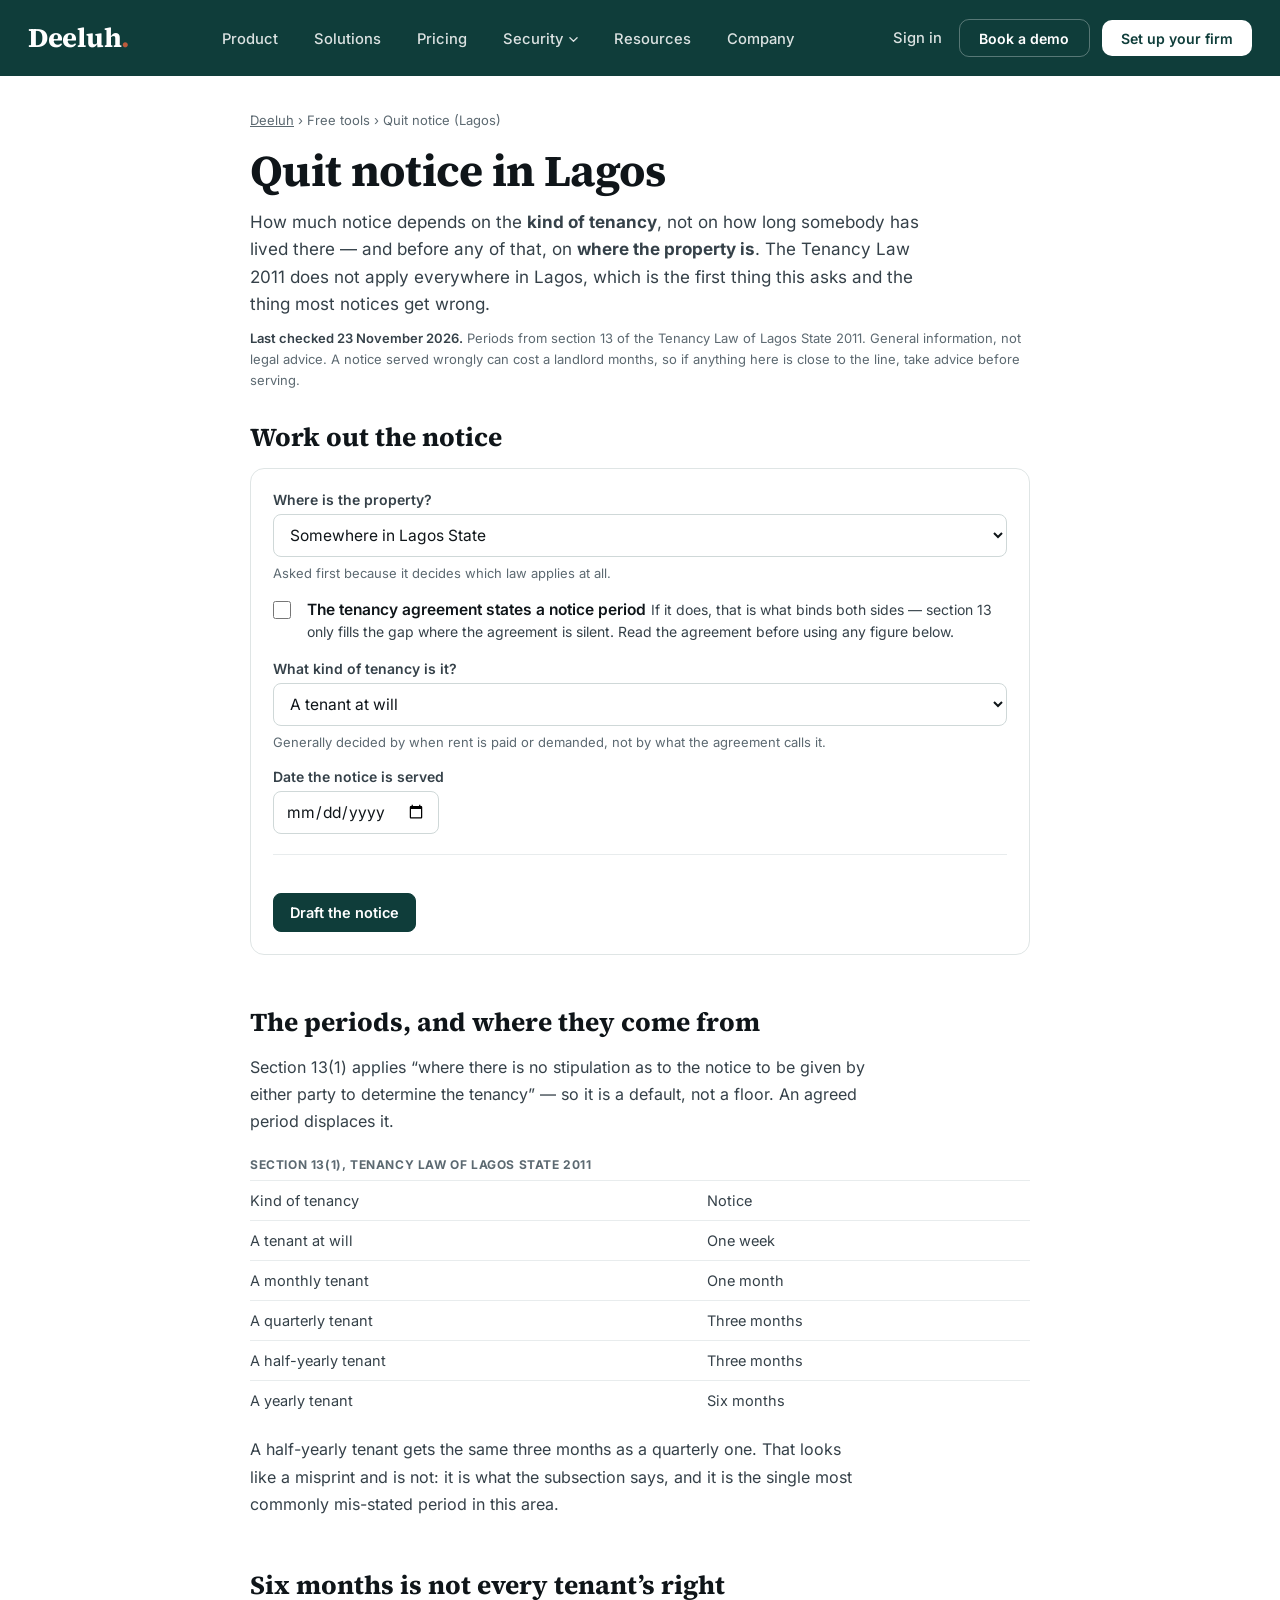
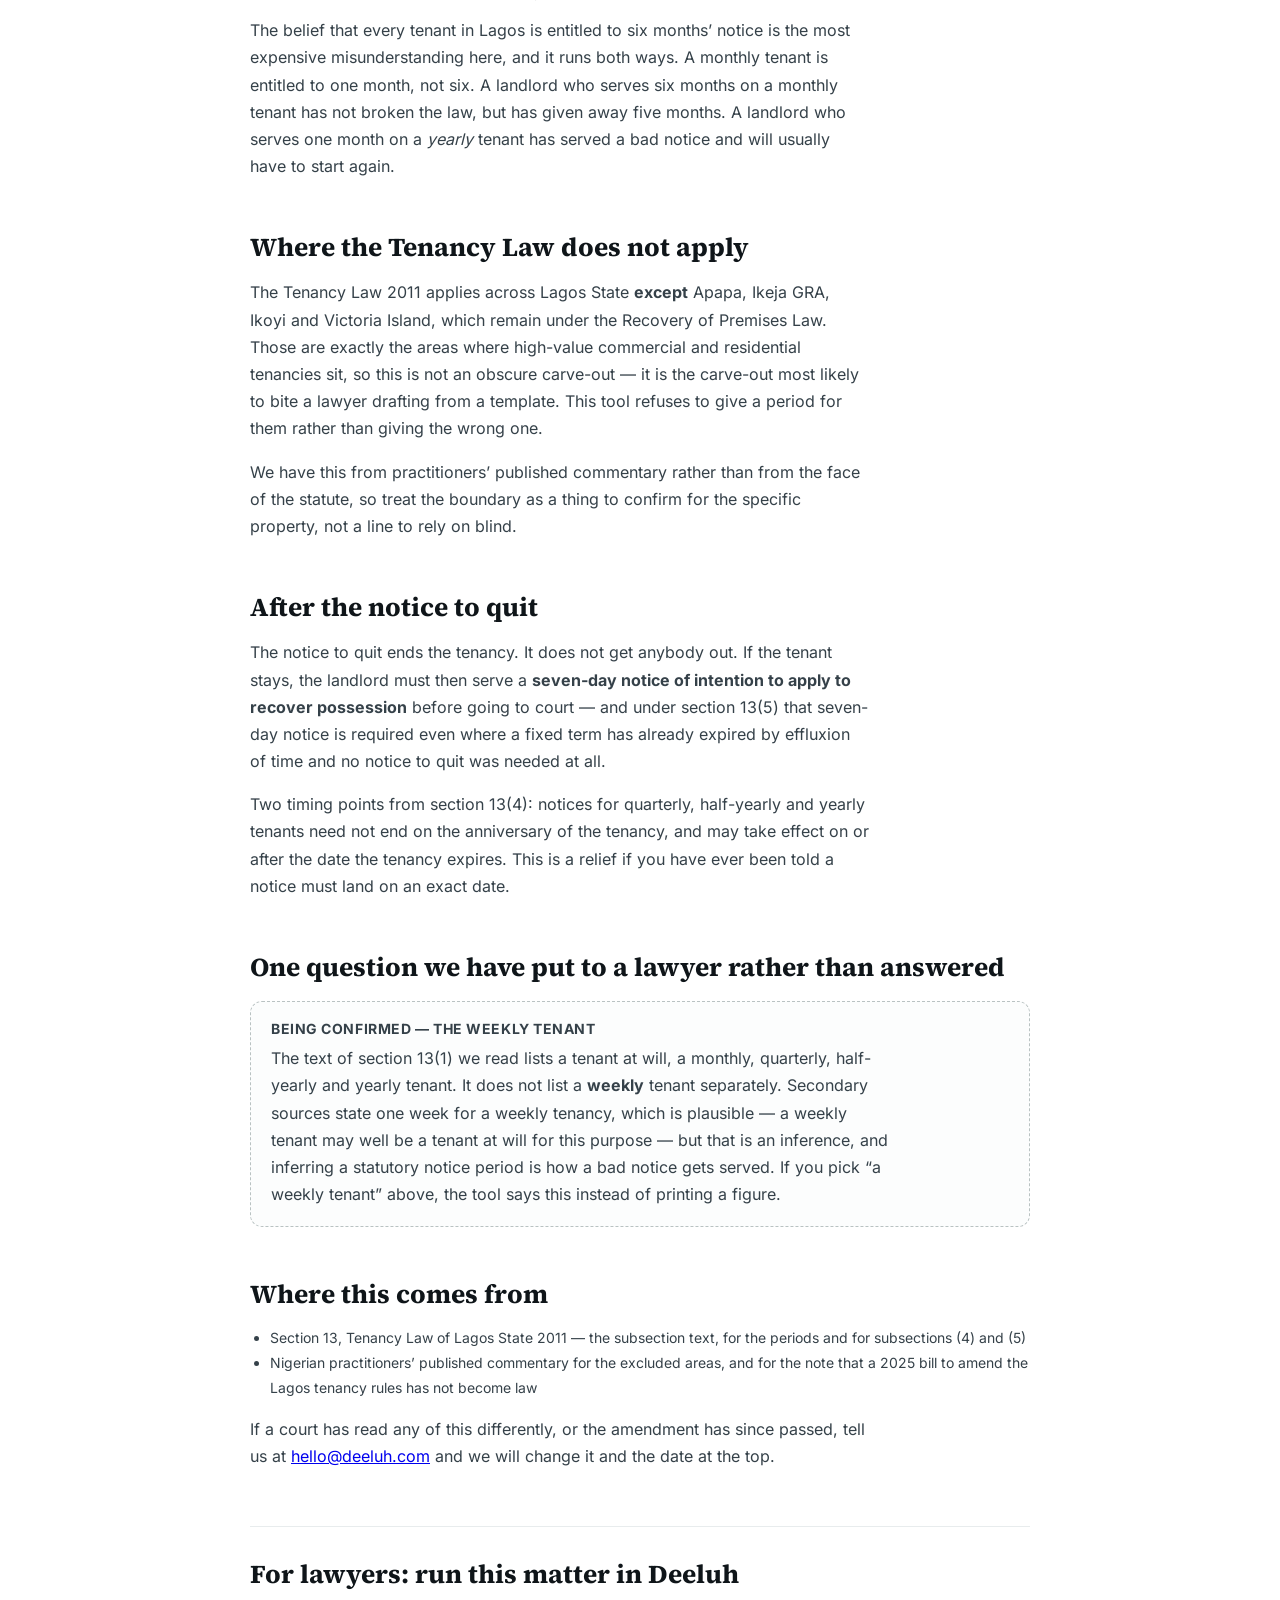
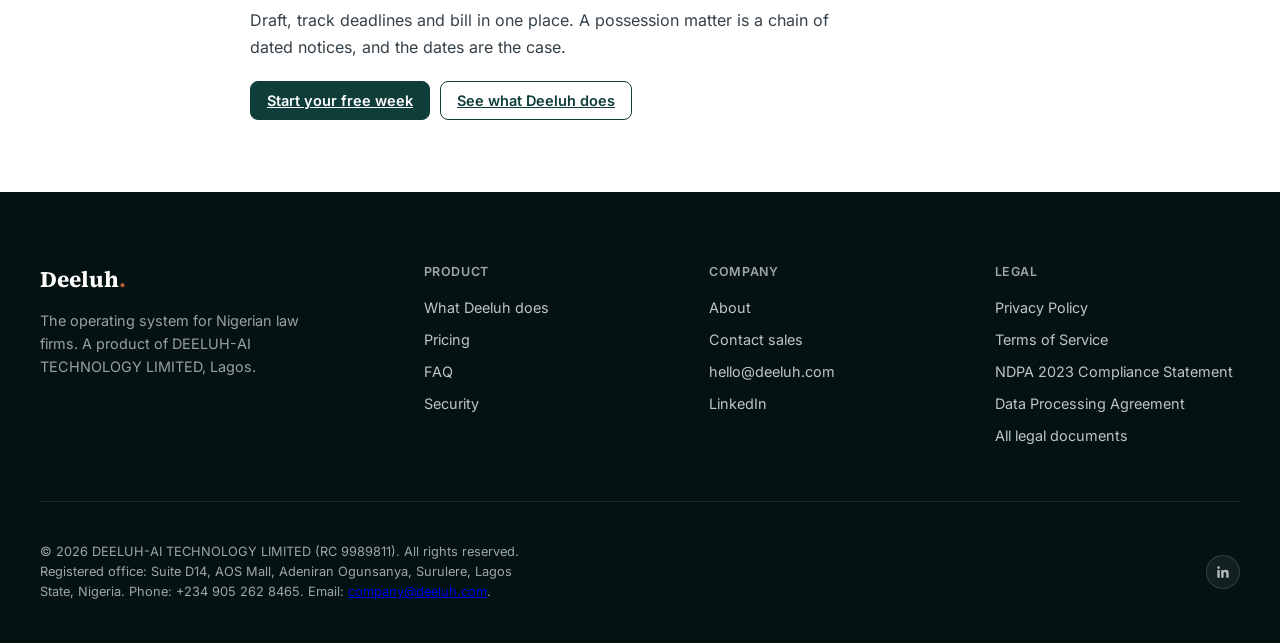
<file: tools/quit-notice-lagos/index.html>
<!DOCTYPE html>
<html lang="en">
<head>
<meta charset="UTF-8">
<meta name="viewport" content="width=device-width, initial-scale=1.0">
<title>Quit notice in Lagos: how much notice, and the notice itself · Deeluh</title>
<meta name="description" content="How much notice a Lagos landlord must give by tenancy type under section 13 of the Tenancy Law 2011, where that law does not apply, and a quit notice you can fill in and print. Free, no sign-up.">
<link rel="canonical" href="https://deeluh.com/tools/quit-notice-lagos/">
<meta property="og:type" content="article">
<meta property="og:site_name" content="Deeluh">
<meta property="og:title" content="Quit notice in Lagos: how much notice, and the notice itself · Deeluh">
<meta property="og:description" content="How much notice a Lagos landlord must give by tenancy type under section 13 of the Tenancy Law 2011, where that law does not apply, and a quit notice you can fill in and print. Free, no sign-up.">
<meta property="og:url" content="https://deeluh.com/tools/quit-notice-lagos/">
<meta property="og:image" content="https://deeluh.com/assets/images/og-deeluh.png">
<meta property="og:image:width" content="1200">
<meta property="og:image:height" content="630">
<meta name="twitter:card" content="summary_large_image">
<link rel="icon" href="/favicon.ico" sizes="48x48">
<link rel="icon" type="image/png" sizes="32x32" href="/assets/icons/favicon-32.png">
<link rel="apple-touch-icon" href="/assets/icons/apple-touch-icon.png">
<link rel="preload" href="/assets/fonts/source-serif-4-latin-wght.woff2" as="font" type="font/woff2" crossorigin>
<link rel="preload" href="/assets/fonts/inter-latin-wght.woff2" as="font" type="font/woff2" crossorigin>
<link rel="stylesheet" href="/styles.css">
<link rel="stylesheet" href="/assets/tools.css">
<script src="/assets/tools.js" defer></script>
</head>
<body>

<nav class="navbar" id="siteNavbar">
  <div class="navbar__inner">

    <a href="/" class="navbar__logo" aria-label="Deeluh home page"><span class="wordmark">Deeluh<span class="wordmark__dot">.</span></span></a>

    <ul class="navbar__menu">
      <li><a href="/product.html">Product</a></li>
      <li><a href="/solutions.html">Solutions</a></li>
      <li><a href="/#pricing">Pricing</a></li>

      <li class="navbar__item--dropdown">
        <button class="navbar__dropdown-trigger" type="button" aria-haspopup="true" aria-expanded="false">
          Security
          <svg class="navbar__dropdown-caret" viewBox="0 0 10 6" fill="none" aria-hidden="true">
            <path d="M1 1l4 4 4-4" stroke="currentColor" stroke-width="1.4" stroke-linecap="round" stroke-linejoin="round"/>
          </svg>
        </button>
        <div class="navbar__dropdown-panel">
          <a href="/legal.html#security" class="navbar__dropdown-link">Security Overview</a>
          <a href="/legal.html" class="navbar__dropdown-link">Legal</a>
        </div>
      </li>

      <li><a href="/resources.html">Resources</a></li>
      <li><a href="/company.html">Company</a></li>
    </ul>

    <div class="navbar__actions">
      <a href="https://app.deeluh.com/auth/login" class="navbar__signin">Sign in</a>
      <a href="https://calendly.com/deeluhhq" class="navbar__btn navbar__btn--ghost">Book a demo</a>
      <a href="https://app.deeluh.com/auth/signup" class="navbar__btn navbar__btn--primary">Set up your firm</a>
    </div>

    <button class="navbar__burger" id="navBurger" aria-label="Toggle menu" aria-expanded="false">
      <span></span><span></span><span></span>
    </button>

  </div>

  <div class="navbar__mobile" id="navMobile">
    <div class="navbar__mobile-inner">
      <ul class="navbar__mobile-links">
        <li><a href="/product.html">Product</a></li>
        <li><a href="/solutions.html">Solutions</a></li>
        <li><a href="/#pricing">Pricing</a></li>

        <li class="navbar__mobile-dropdown" id="navLegalDropdown">
          <button class="navbar__mobile-dropdown-trigger" type="button" aria-expanded="false" aria-controls="navLegalPanel">
            Security
            <svg class="navbar__mobile-dropdown-caret" viewBox="0 0 10 6" fill="none" aria-hidden="true">
              <path d="M1 1l4 4 4-4" stroke="currentColor" stroke-width="1.4" stroke-linecap="round" stroke-linejoin="round"/>
            </svg>
          </button>
          <div class="navbar__mobile-dropdown-panel" id="navLegalPanel">
            <div class="navbar__mobile-dropdown-inner">
              <a href="/legal.html#security" class="navbar__dropdown-link">Security Overview</a>
              <a href="/legal.html" class="navbar__dropdown-link">Legal</a>
            </div>
          </div>
        </li>

        <li><a href="/resources.html">Resources</a></li>
        <li><a href="/company.html">Company</a></li>
      </ul>
      <div class="navbar__mobile-actions">
        <a href="https://app.deeluh.com/auth/signup" class="navbar__btn navbar__btn--primary">Set up your firm</a>
        <a href="https://calendly.com/deeluhhq" class="navbar__btn navbar__btn--ghost">Book a demo</a>
        <a href="https://app.deeluh.com/auth/login" class="navbar__btn navbar__btn--ghost">Sign in</a>
      </div>
    </div>
  </div>
</nav>

<main class="tool-main">
  <div class="tool-wrap">

    <p class="tool-crumb"><a href="/">Deeluh</a> &rsaquo; Free tools &rsaquo; Quit notice (Lagos)</p>

    <h1 class="tool-h1">Quit notice in Lagos</h1>

    <p class="tool-standfirst">How much notice depends on the <strong>kind of tenancy</strong>, not on how long
      somebody has lived there &mdash; and before any of that, on <strong>where the property is</strong>. The Tenancy
      Law 2011 does not apply everywhere in Lagos, which is the first thing this asks and the thing most notices get
      wrong.</p>

    <p class="tool-provenance"><strong>Last checked 23 November 2026.</strong> Periods from section 13 of the
      Tenancy Law of Lagos State 2011. General information, not legal advice. A notice served wrongly can cost a
      landlord months, so if anything here is close to the line, take advice before serving.</p>

    <section aria-labelledby="qnHeading">
      <h2 class="tool-h2" id="qnHeading" style="margin-top:0">Work out the notice</h2>

      <div class="gate" style="padding:22px">
        <div class="field">
          <label class="field__label" for="area">Where is the property?</label>
          <select id="area" class="field__control">
            <option value="covered">Somewhere in Lagos State</option>
            <option value="excluded">Apapa, Ikeja GRA, Ikoyi or Victoria Island</option>
            <option value="elsewhere">Outside Lagos State</option>
          </select>
          <p class="field__hint">Asked first because it decides which law applies at all.</p>
        </div>

        <div class="field" id="agreedField">
          <label class="check" style="grid-template-columns:22px 1fr">
            <input type="checkbox" id="agreed">
            <span><span class="check__title">The tenancy agreement states a notice period</span>
              <span class="check__note">If it does, that is what binds both sides &mdash; section 13 only fills the
                gap where the agreement is silent. Read the agreement before using any figure below.</span></span>
          </label>
        </div>

        <div class="field" id="typeField">
          <label class="field__label" for="ttype">What kind of tenancy is it?</label>
          <select id="ttype" class="field__control">
            <option value="will">A tenant at will</option>
            <option value="weekly">A weekly tenant</option>
            <option value="monthly">A monthly tenant</option>
            <option value="quarterly">A quarterly tenant</option>
            <option value="half">A half-yearly tenant</option>
            <option value="yearly">A yearly tenant</option>
            <option value="fixed">A fixed term that has already expired</option>
          </select>
          <p class="field__hint">Generally decided by when rent is paid or demanded, not by what the agreement calls
            it.</p>
        </div>

        <div class="field" id="dateField">
          <label class="field__label" for="served">Date the notice is served</label>
          <input id="served" class="field__control field__control--date" type="date">
        </div>

        <div class="answer" id="answer" aria-live="polite"></div>

        <div class="tool-actions" id="qnActions">
          <button class="tool-btn tool-btn--primary" type="button" id="draftBtn">Draft the notice</button>
          <button class="tool-btn" type="button" id="printBtn" hidden>Print it</button>
        </div>

        <div id="draft" class="draft" hidden></div>
      </div>
    </section>

    <h2 class="tool-h2">The periods, and where they come from</h2>
    <p class="tool-p">Section 13(1) applies &ldquo;where there is no stipulation as to the notice to be given by
      either party to determine the tenancy&rdquo; &mdash; so it is a default, not a floor. An agreed period
      displaces it.</p>
    <table class="feetable">
      <caption class="feetable__caption">Section 13(1), Tenancy Law of Lagos State 2011</caption>
      <thead><tr><th scope="col">Kind of tenancy</th><th scope="col">Notice</th></tr></thead>
      <tbody>
        <tr><th scope="row">A tenant at will</th><td>One week</td></tr>
        <tr><th scope="row">A monthly tenant</th><td>One month</td></tr>
        <tr><th scope="row">A quarterly tenant</th><td>Three months</td></tr>
        <tr><th scope="row">A half-yearly tenant</th><td>Three months</td></tr>
        <tr><th scope="row">A yearly tenant</th><td>Six months</td></tr>
      </tbody>
    </table>
    <p class="tool-p">A half-yearly tenant gets the same three months as a quarterly one. That looks like a
      misprint and is not: it is what the subsection says, and it is the single most commonly mis-stated period in
      this area.</p>

    <h2 class="tool-h2">Six months is not every tenant&rsquo;s right</h2>
    <p class="tool-p">The belief that every tenant in Lagos is entitled to six months&rsquo; notice is the most
      expensive misunderstanding here, and it runs both ways. A monthly tenant is entitled to one month, not six. A
      landlord who serves six months on a monthly tenant has not broken the law, but has given away five months. A
      landlord who serves one month on a <em>yearly</em> tenant has served a bad notice and will usually have to
      start again.</p>

    <h2 class="tool-h2">Where the Tenancy Law does not apply</h2>
    <p class="tool-p">The Tenancy Law 2011 applies across Lagos State <strong>except</strong> Apapa, Ikeja GRA,
      Ikoyi and Victoria Island, which remain under the Recovery of Premises Law. Those are exactly the areas where
      high-value commercial and residential tenancies sit, so this is not an obscure carve-out &mdash; it is the
      carve-out most likely to bite a lawyer drafting from a template. This tool refuses to give a period for them
      rather than giving the wrong one.</p>
    <p class="tool-p">We have this from practitioners&rsquo; published commentary rather than from the face of the
      statute, so treat the boundary as a thing to confirm for the specific property, not a line to rely on blind.</p>

    <h2 class="tool-h2">After the notice to quit</h2>
    <p class="tool-p">The notice to quit ends the tenancy. It does not get anybody out. If the tenant stays, the
      landlord must then serve a <strong>seven-day notice of intention to apply to recover possession</strong>
      before going to court &mdash; and under section 13(5) that seven-day notice is required even where a fixed
      term has already expired by effluxion of time and no notice to quit was needed at all.</p>
    <p class="tool-p">Two timing points from section 13(4): notices for quarterly, half-yearly and yearly tenants
      need not end on the anniversary of the tenancy, and may take effect on or after the date the tenancy expires.
      This is a relief if you have ever been told a notice must land on an exact date.</p>

    <h2 class="tool-h2">One question we have put to a lawyer rather than answered</h2>
    <div class="unconfirmed">
      <p class="unconfirmed__h">Being confirmed &mdash; the weekly tenant</p>
      <p class="tool-p" style="margin:0">The text of section 13(1) we read lists a tenant at will, a monthly,
        quarterly, half-yearly and yearly tenant. It does not list a <strong>weekly</strong> tenant separately.
        Secondary sources state one week for a weekly tenancy, which is plausible &mdash; a weekly tenant may well be
        a tenant at will for this purpose &mdash; but that is an inference, and inferring a statutory notice period
        is how a bad notice gets served. If you pick &ldquo;a weekly tenant&rdquo; above, the tool says this instead
        of printing a figure.</p>
    </div>

    <h2 class="tool-h2">Where this comes from</h2>
    <ul class="sources">
      <li>Section 13, Tenancy Law of Lagos State 2011 &mdash; the subsection text, for the periods and for
        subsections (4) and (5)</li>
      <li>Nigerian practitioners&rsquo; published commentary for the excluded areas, and for the note that a 2025
        bill to amend the Lagos tenancy rules has not become law</li>
    </ul>
    <p class="tool-p">If a court has read any of this differently, or the amendment has since passed, tell us at
      <a href="mailto:hello@deeluh.com">hello@deeluh.com</a> and we will change it and the date at the top.</p>

    <div class="tool-cta">
      <h2 class="tool-h2" style="margin-top:0">For lawyers: run this matter in Deeluh</h2>
      <p class="tool-p">Draft, track deadlines and bill in one place. A possession matter is a chain of dated
        notices, and the dates are the case.</p>
      <div class="tool-actions">
        <a class="tool-btn tool-btn--primary" href="https://app.deeluh.com/auth/signup">Start your free week</a>
        <a class="tool-btn" href="/product.html">See what Deeluh does</a>
      </div>
    </div>

  </div>
</main>

<footer class="site-footer">
    <div class="site-footer__inner">

      <div class="footer-grid">

        <div class="footer-brand">
          <p class="footer-brand__name"><a href="/">Deeluh<span class="wordmark__dot">.</span></a></p>
          <p class="footer-brand__tagline">The operating system for Nigerian law firms. A product of DEELUH-AI TECHNOLOGY LIMITED, Lagos.</p>
        </div>

        <div class="footer-col">
          <p class="footer-col__title">Product</p>
          <ul>
            <li><a href="/#what">What Deeluh does</a></li>
            <li><a href="/#pricing">Pricing</a></li>
            <li><a href="/#faq">FAQ</a></li>
            <li><a href="/legal.html#security">Security</a></li>
          </ul>
        </div>

        <div class="footer-col">
          <p class="footer-col__title">Company</p>
          <ul>
            <li><a href="/company.html">About</a></li>
            <li><a href="/company.html#contactSection">Contact sales</a></li>
            <li><!--email_off--><a href="mailto:hello@deeluh.com">hello@deeluh.com</a><!--/email_off--></li>
            <li><a href="https://linkedin.com/company/deeluh" target="_blank" rel="noopener">LinkedIn</a></li>
          </ul>
        </div>

        <div class="footer-col">
          <p class="footer-col__title">Legal</p>
          <ul>
          <li><a href="https://app.deeluh.com/legal/privacy">Privacy Policy</a></li>
          <li><a href="https://app.deeluh.com/legal/terms">Terms of Service</a></li>
          <li><a href="https://app.deeluh.com/legal/ndpa-compliance">NDPA 2023 Compliance Statement</a></li>
          <li><a href="https://app.deeluh.com/legal/data-processing">Data Processing Agreement</a></li>
          <li><a href="/legal.html">All legal documents</a></li>
          </ul>
        </div>

      </div>

      <div class="footer-bottom">
        <p class="footer-bottom__legal">© 2026 DEELUH-AI TECHNOLOGY LIMITED (RC 9989811). All rights reserved. Registered office: Suite D14, AOS Mall, Adeniran Ogunsanya, Surulere, Lagos State, Nigeria. Phone: +234 905 262 8465. Email: <a href="mailto:company@deeluh.com">company@deeluh.com</a>.</p>

        <div class="footer-bottom__social">
          <a href="https://linkedin.com/company/deeluh" target="_blank" rel="noopener" aria-label="Deeluh on LinkedIn">
            <svg width="16" height="16" viewBox="0 0 24 24" fill="currentColor"><path d="M20.45 20.45h-3.55v-5.57c0-1.33-.03-3.04-1.85-3.04-1.86 0-2.14 1.45-2.14 2.94v5.67H9.36V9h3.41v1.56h.05c.48-.9 1.64-1.85 3.38-1.85 3.6 0 4.27 2.37 4.27 5.46v6.28zM5.34 7.43a2.06 2.06 0 1 1 0-4.12 2.06 2.06 0 0 1 0 4.12zM7.12 20.45H3.56V9h3.56v11.45z"/></svg>
          </a>
        </div>
      </div>

    </div>
  </footer>

<script>
  /* The navbar's own behaviour, the same as the rest of the site: colour swap on scroll and the
     burger toggle. Repeated per page because the site has no shared client bundle. */
  (function () {
    var navbar = document.getElementById('siteNavbar');
    var burger = document.getElementById('navBurger');
    if (!navbar) return;
    function scrollState() { navbar.classList.toggle('is-scrolled', window.scrollY > 40); }
    window.addEventListener('scroll', scrollState, { passive: true });
    scrollState();
    if (burger) {
      burger.addEventListener('click', function () {
        var open = navbar.classList.toggle('is-open');
        burger.setAttribute('aria-expanded', String(open));
      });
      window.addEventListener('resize', function () {
        if (window.matchMedia('(min-width: 981px)').matches) {
          navbar.classList.remove('is-open');
          burger.setAttribute('aria-expanded', 'false');
        }
      });
    }
    /* The Security submenu's accordion. The tool pages copy the navbar markup, which includes
       navLegalDropdown, but the first version of this script omitted its handler - and the CSS
       keeps that submenu collapsed until `.is-open`, so on a phone the item could not be
       expanded at all. */
    var legal = document.getElementById('navLegalDropdown');
    if (legal) {
      var trigger = legal.querySelector('.navbar__mobile-dropdown-trigger');
      if (trigger) {
        trigger.addEventListener('click', function () {
          var open = legal.classList.toggle('is-open');
          trigger.setAttribute('aria-expanded', String(open));
        });
        window.addEventListener('resize', function () {
          if (window.matchMedia('(min-width: 981px)').matches) {
            legal.classList.remove('is-open');
            trigger.setAttribute('aria-expanded', 'false');
          }
        });
      }
    }
  })();
</script>

<script>
  /* Section 13(1), Tenancy Law of Lagos State 2011. `months`/`weeks` are the statutory period;
     `open: true` marks a kind the subsection does not list, where the tool says so rather than
     inferring a period - serving a notice on an inferred period is how a notice goes bad. */
  (function () {
    var TYPES = {
      will:      { label: 'a tenant at will',      weeks: 1 },
      weekly:    { label: 'a weekly tenant',       open: true },
      monthly:   { label: 'a monthly tenant',      months: 1 },
      quarterly: { label: 'a quarterly tenant',    months: 3 },
      half:      { label: 'a half-yearly tenant',  months: 3 },
      yearly:    { label: 'a yearly tenant',       months: 6 },
      fixed:     { label: 'a fixed term that has expired', expired: true }
    };

    var area = document.getElementById('area');
    var agreed = document.getElementById('agreed');
    var ttype = document.getElementById('ttype');
    var served = document.getElementById('served');
    var out = document.getElementById('answer');
    var draftBtn = document.getElementById('draftBtn');
    var printBtn = document.getElementById('printBtn');
    var draft = document.getElementById('draft');
    var typeField = document.getElementById('typeField');
    var dateField = document.getElementById('dateField');
    var agreedField = document.getElementById('agreedField');
    if (!area || !ttype || !served || !out) return;

    var T = window.DeeluhTools;
    if (!T) return;
    var longDate = T.longDate, addMonths = T.addMonths;

    function todayISO() {
      var d = new Date();
      return d.getFullYear() + '-' + String(d.getMonth() + 1).padStart(2, '0') + '-'
             + String(d.getDate()).padStart(2, '0');
    }
    served.value = todayISO();

    /* `document: false` means this state generates NO document: the answer explains it instead.
       The fixed-term path used to store a seven-day period and then let Draft build a paper headed
       "NOTICE TO QUIT" saying the tenancy determined in seven days - which is a different
       instrument from the notice of intention to recover possession the answer describes, and we
       have not sourced that instrument's form. */
    var state = { expiry: null, period: null, kind: null, document: false };

    function render() {
      var covered = area.value === 'covered';
      typeField.hidden = !covered;
      dateField.hidden = !covered;
      agreedField.hidden = !covered;
      draftBtn.hidden = !covered;
      printBtn.hidden = true;
      draft.hidden = true;
      draft.innerHTML = '';      /* never leave a document from a previous state on screen */
      state.expiry = null;
      state.document = false;

      if (area.value === 'excluded') {
        out.className = 'answer answer--stop';
        out.innerHTML = '<p class="answer__head">This tool cannot give you the period for that property.</p>'
          + '<p class="answer__body">Apapa, Ikeja GRA, Ikoyi and Victoria Island are outside the Tenancy Law 2011 '
          + 'and fall under the Recovery of Premises Law, which sets notice differently. A period taken from the '
          + 'table below would be the wrong one. Take advice on the property specifically.</p>';
        return;
      }
      if (area.value === 'elsewhere') {
        out.className = 'answer answer--stop';
        out.innerHTML = '<p class="answer__head">This tool covers Lagos State only.</p>'
          + '<p class="answer__body">Each state has its own tenancy legislation and its own periods. Nothing on '
          + 'this page should be used for a property in another state.</p>';
        return;
      }

      if (agreed.checked) {
        out.className = 'answer answer--stop';
        out.innerHTML = '<p class="answer__head">Use the period in the agreement, not this one.</p>'
          + '<p class="answer__body">Section 13 applies only where the tenancy says nothing about notice. Where it '
          + 'does, the agreed period binds both sides &mdash; so read the clause and serve on that.</p>';
        return;
      }

      var t = TYPES[ttype.value];
      if (!t) return;

      if (t.open) {
        out.className = 'answer answer--stop';
        out.innerHTML = '<p class="answer__head">We are not going to guess this one.</p>'
          + '<p class="answer__body">The text of section 13(1) we read does not list a weekly tenant separately. '
          + 'One week is plausible and widely stated, but it is an inference, and an inferred notice period is how '
          + 'a notice goes bad. See the note below.</p>';
        return;
      }

      if (t.expired) {
        out.className = 'answer';
        out.innerHTML = '<p class="answer__head">No notice to quit is needed &mdash; but seven days still are.</p>'
          + '<p class="answer__body">A fixed term that has ended by effluxion of time needs no notice to quit. '
          + 'Before applying to court to recover possession, the landlord must still serve a seven-day notice of '
          + 'intention to do so (section 13(5)).</p>';
        /* No document here. The seven-day paper is a notice of INTENTION TO RECOVER POSSESSION,
           not a notice to quit, and we have not sourced its prescribed form - so the page explains
           the step and declines to draft it. */
        draftBtn.hidden = true;
        return;
      }

      var base = T.parseLocalDate(served.value);
      if (!base) {
        out.className = 'answer answer--stop';
        out.innerHTML = '<p class="answer__head">Pick the date the notice is served.</p>';
        return;
      }

      var end, period;
      if (t.weeks) { end = new Date(base.getTime()); end.setDate(end.getDate() + t.weeks * 7); period = t.weeks === 1 ? 'one week' : t.weeks + ' weeks'; }
      else { end = addMonths(base, t.months); period = t.months === 1 ? 'one month' : t.months + ' months'; }

      state.expiry = end; state.period = period; state.kind = t.label; state.document = true;
      out.className = 'answer';
      out.innerHTML = '<p class="answer__head">' + period.charAt(0).toUpperCase() + period.slice(1)
        + '&rsquo;s notice &mdash; expiring ' + longDate(end) + '</p>'
        + '<p class="answer__body">For ' + t.label + ' where the agreement says nothing about notice, served on '
        + longDate(base) + '. The tenancy ends on expiry; if the tenant stays, a seven-day notice of intention to '
        + 'apply for possession comes next.</p>';
    }

    draftBtn.addEventListener('click', function () {
      if (!state.document) { render(); return; }   /* only the states that have a notice to draft */
      if (!state.expiry) { render(); if (!state.expiry) return; }
      var base = T.parseLocalDate(served.value);
      if (!base) { render(); return; }
      draft.hidden = false;
      printBtn.hidden = false;
      draft.innerHTML =
        '<p class="draft__label">A notice to fill in. Check every line before serving it.</p>'
        + '<div class="draft__body">'
        + '<p><strong>NOTICE TO QUIT</strong></p>'
        + '<p>To: [tenant&rsquo;s full name]<br>Of: [address of the premises]</p>'
        + '<p>I, [landlord&rsquo;s full name], of [landlord&rsquo;s address], being the landlord of the premises at '
        + '[address of the premises], HEREBY GIVE YOU NOTICE TO QUIT and deliver up possession of the premises '
        + 'which you hold of me as ' + state.kind + '.</p>'
        + '<p>Your tenancy will determine on <strong>' + longDate(state.expiry) + '</strong>, being '
        + state.period + ' from the date of this notice.</p>'
        + '<p>Dated this ' + longDate(base) + '.</p>'
        + '<p>________________________<br>[landlord or the landlord&rsquo;s solicitor]</p>'
        + '</div>'
        + '<p class="draft__warn">This is a starting point, not a served notice. The description of the tenancy, '
        + 'the premises and the date are what a court will look at, and a wrong one usually means starting again. '
        + 'Have a lawyer check it.</p>';
      draft.scrollIntoView({ block: 'nearest' });
    });

    printBtn.addEventListener('click', function () {
      /* Print the INSTRUMENT, not the page around it: the body is marked for the duration so the
         print stylesheet can hide the form, the explanation and the sources. */
      document.body.classList.add('printing-draft');
      try { window.print(); } finally { document.body.classList.remove('printing-draft'); }
    });
    [area, agreed, ttype, served].forEach(function (el) {
      el.addEventListener('input', render);
      el.addEventListener('change', render);
    });
    render();
  })();
</script>

</body>
</html>
</file>
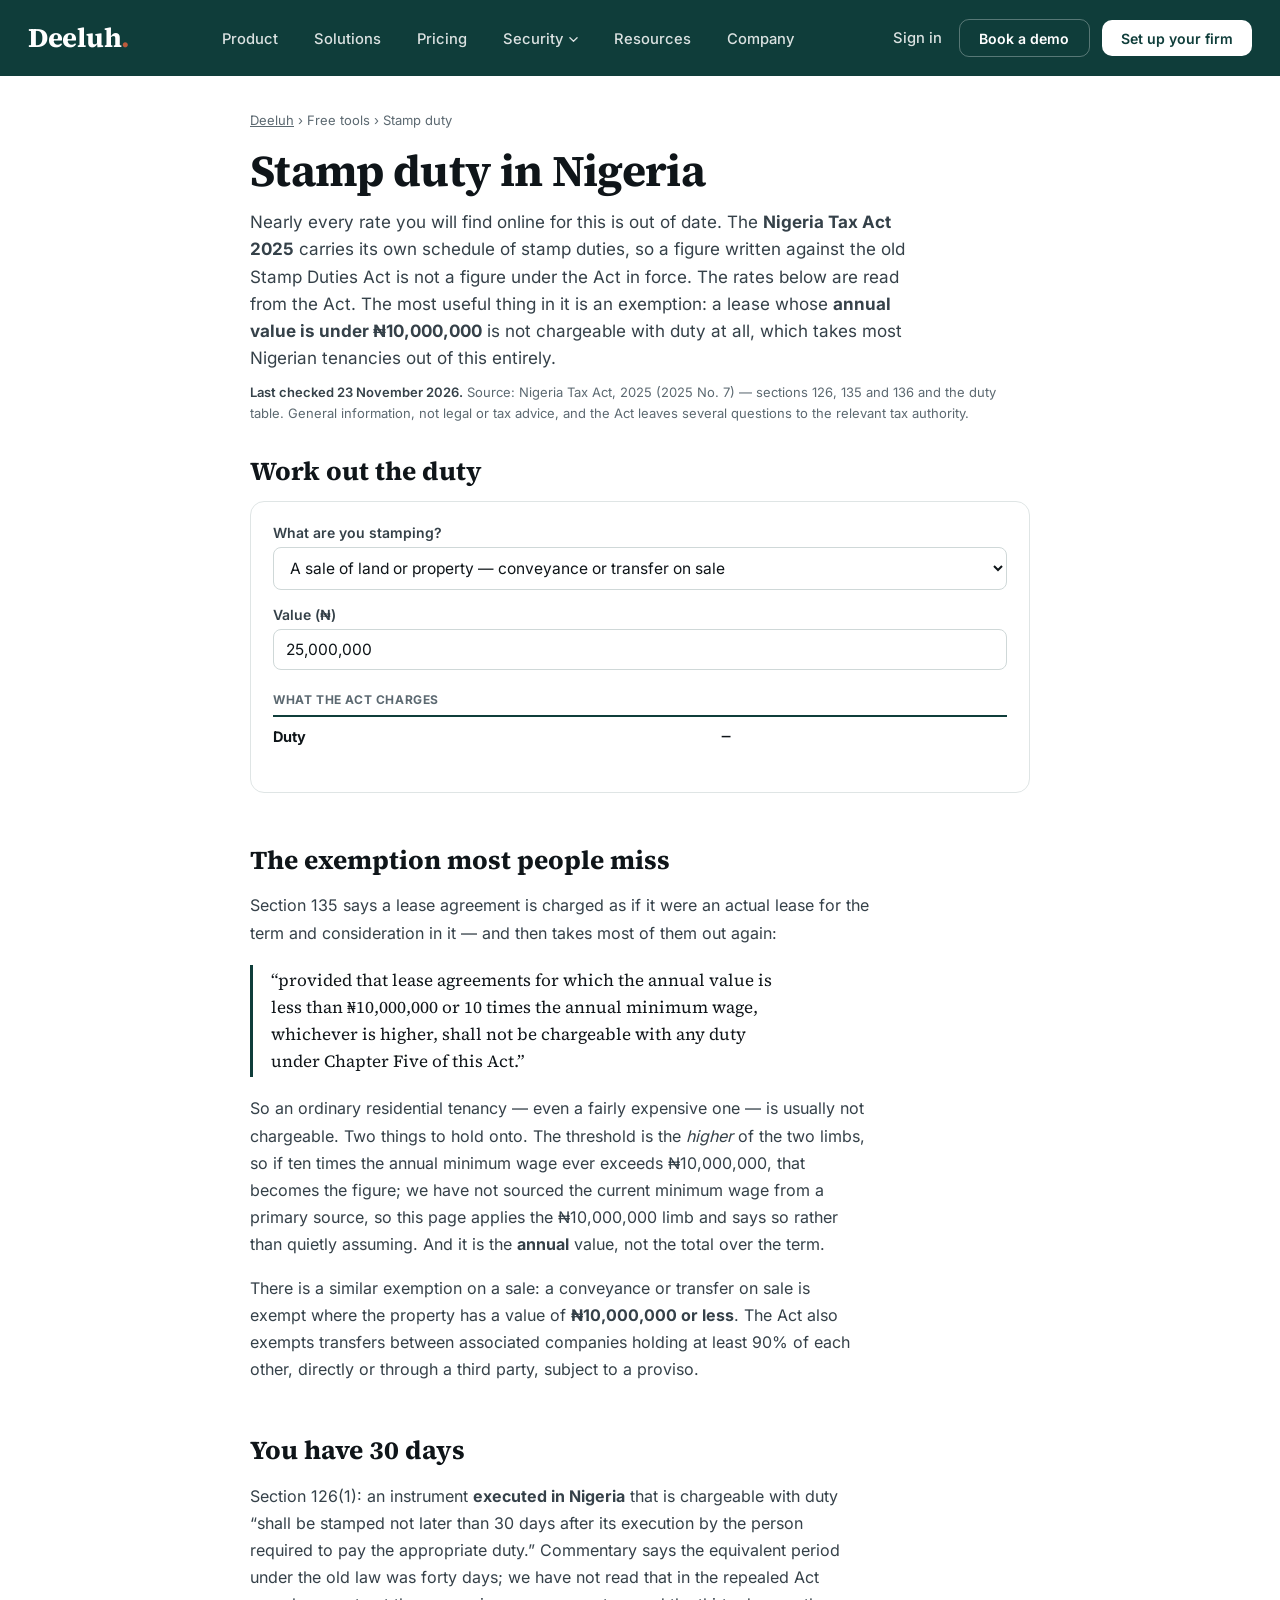
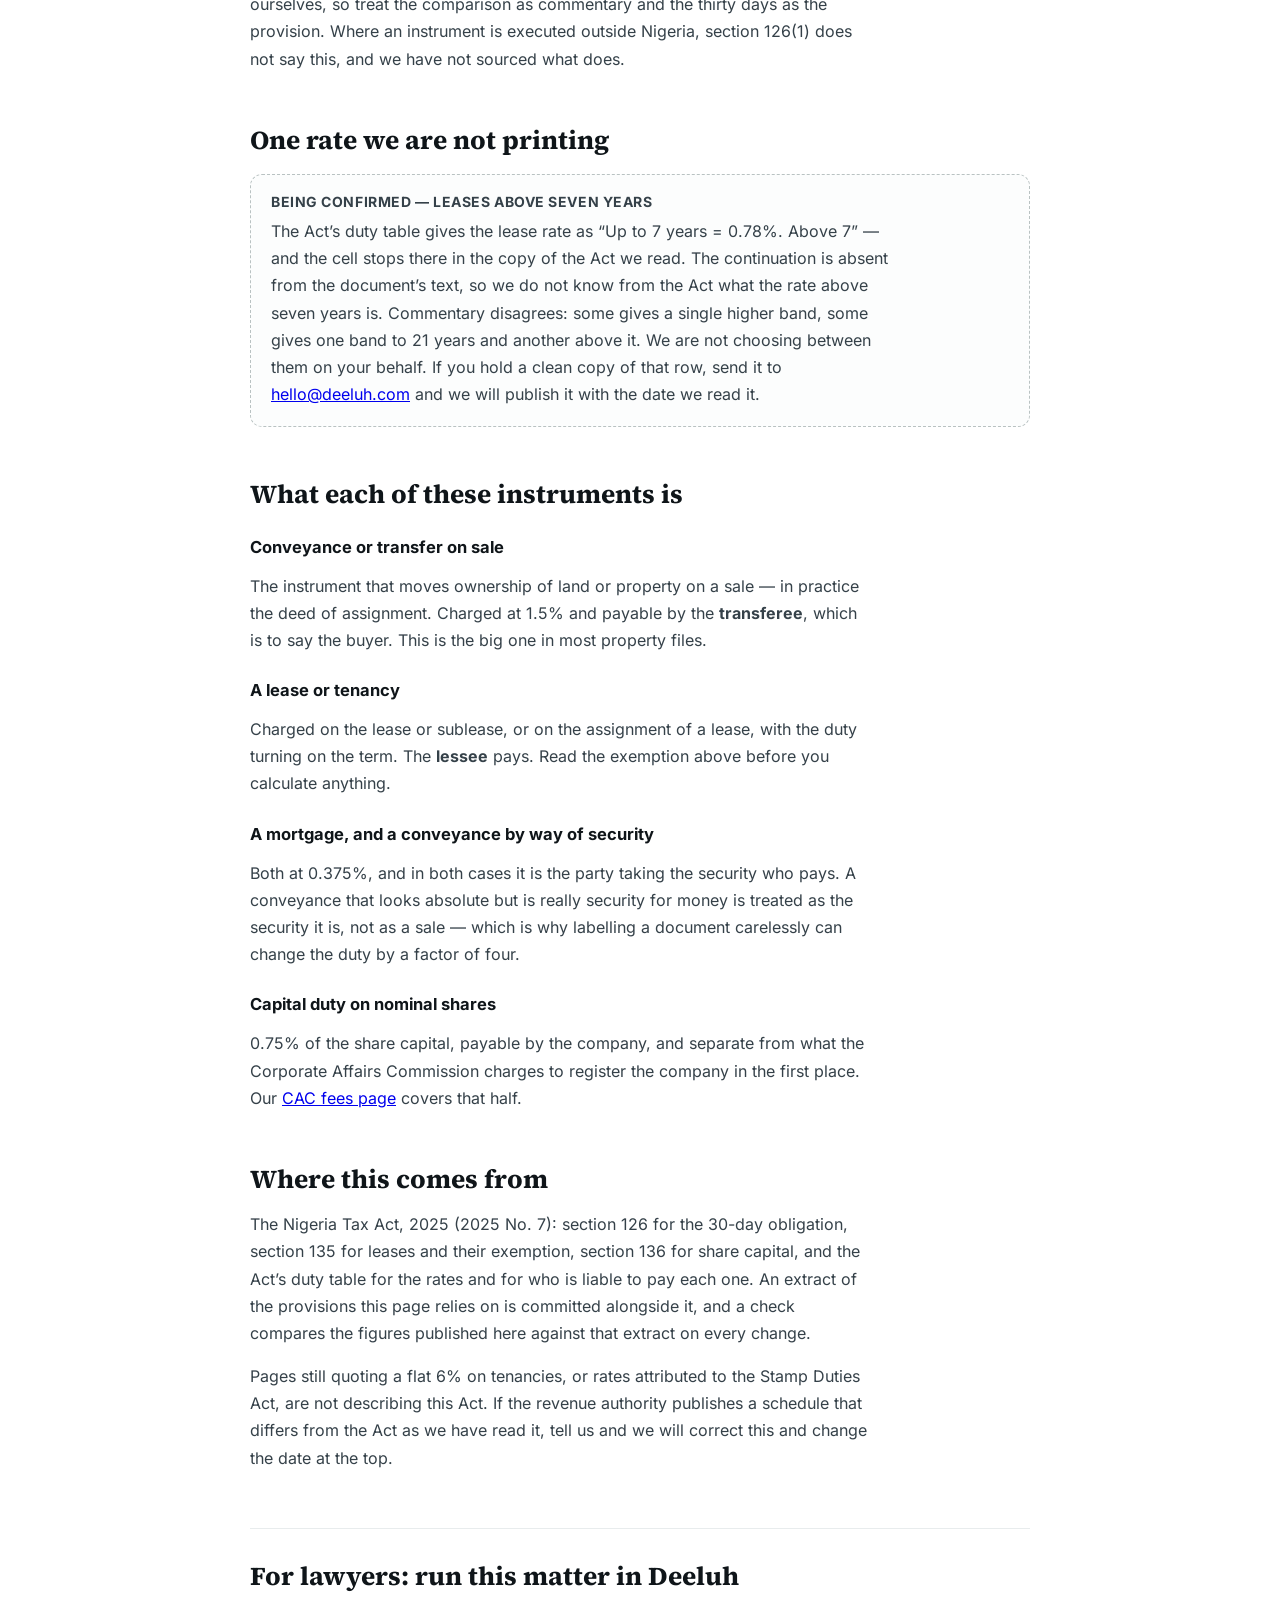
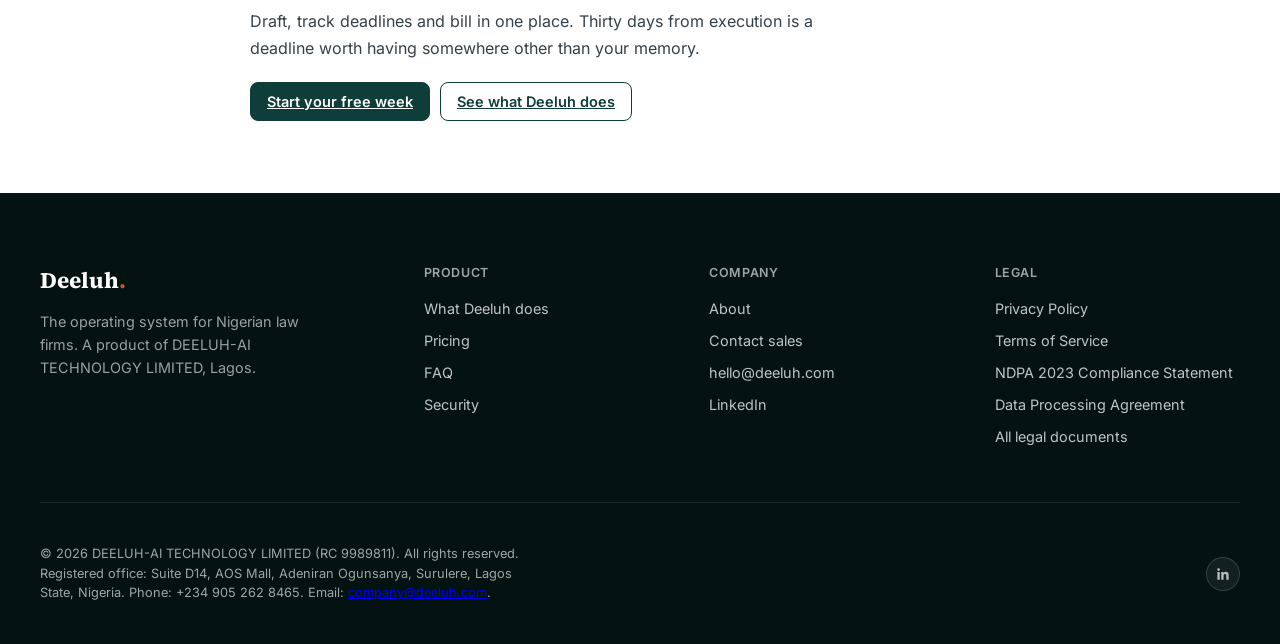
<file: tools/stamp-duty-nigeria/index.html>
<!DOCTYPE html>
<html lang="en">
<head>
<meta charset="UTF-8">
<meta name="viewport" content="width=device-width, initial-scale=1.0">
<title>Stamp duty in Nigeria: the 2026 rates, from the Act itself · Deeluh</title>
<meta name="description" content="What stamp duty you pay on a tenancy, a deed of assignment, a mortgage or share capital in Nigeria, with the exemptions that take most tenancies out of duty altogether. Rates read from the Nigeria Tax Act 2025 itself, with the one band the Act leaves unreadable marked as such.">
<link rel="canonical" href="https://deeluh.com/tools/stamp-duty-nigeria/">
<meta property="og:type" content="article">
<meta property="og:site_name" content="Deeluh">
<meta property="og:title" content="Stamp duty in Nigeria: the 2026 rates, from the Act itself · Deeluh">
<meta property="og:description" content="What stamp duty you pay on a tenancy, a deed of assignment, a mortgage or share capital in Nigeria, with the exemptions that take most tenancies out of duty altogether. Rates read from the Nigeria Tax Act 2025 itself, with the one band the Act leaves unreadable marked as such.">
<meta property="og:url" content="https://deeluh.com/tools/stamp-duty-nigeria/">
<meta property="og:image" content="https://deeluh.com/assets/images/og-deeluh.png">
<meta property="og:image:width" content="1200">
<meta property="og:image:height" content="630">
<meta name="twitter:card" content="summary_large_image">
<link rel="icon" href="/favicon.ico" sizes="48x48">
<link rel="icon" type="image/png" sizes="32x32" href="/assets/icons/favicon-32.png">
<link rel="apple-touch-icon" href="/assets/icons/apple-touch-icon.png">
<link rel="preload" href="/assets/fonts/source-serif-4-latin-wght.woff2" as="font" type="font/woff2" crossorigin>
<link rel="preload" href="/assets/fonts/inter-latin-wght.woff2" as="font" type="font/woff2" crossorigin>
<link rel="stylesheet" href="/styles.css">
<link rel="stylesheet" href="/assets/tools.css">
<script src="/assets/tools.js" defer></script>
</head>
<body>

<nav class="navbar" id="siteNavbar">
  <div class="navbar__inner">

    <a href="/" class="navbar__logo" aria-label="Deeluh home page"><span class="wordmark">Deeluh<span class="wordmark__dot">.</span></span></a>

    <ul class="navbar__menu">
      <li><a href="/product.html">Product</a></li>
      <li><a href="/solutions.html">Solutions</a></li>
      <li><a href="/#pricing">Pricing</a></li>

      <li class="navbar__item--dropdown">
        <button class="navbar__dropdown-trigger" type="button" aria-haspopup="true" aria-expanded="false">
          Security
          <svg class="navbar__dropdown-caret" viewBox="0 0 10 6" fill="none" aria-hidden="true">
            <path d="M1 1l4 4 4-4" stroke="currentColor" stroke-width="1.4" stroke-linecap="round" stroke-linejoin="round"/>
          </svg>
        </button>
        <div class="navbar__dropdown-panel">
          <a href="/legal.html#security" class="navbar__dropdown-link">Security Overview</a>
          <a href="/legal.html" class="navbar__dropdown-link">Legal</a>
        </div>
      </li>

      <li><a href="/resources.html">Resources</a></li>
      <li><a href="/company.html">Company</a></li>
    </ul>

    <div class="navbar__actions">
      <a href="https://app.deeluh.com/auth/login" class="navbar__signin">Sign in</a>
      <a href="https://calendly.com/deeluhhq" class="navbar__btn navbar__btn--ghost">Book a demo</a>
      <a href="https://app.deeluh.com/auth/signup" class="navbar__btn navbar__btn--primary">Set up your firm</a>
    </div>

    <button class="navbar__burger" id="navBurger" aria-label="Toggle menu" aria-expanded="false">
      <span></span><span></span><span></span>
    </button>

  </div>

  <div class="navbar__mobile" id="navMobile">
    <div class="navbar__mobile-inner">
      <ul class="navbar__mobile-links">
        <li><a href="/product.html">Product</a></li>
        <li><a href="/solutions.html">Solutions</a></li>
        <li><a href="/#pricing">Pricing</a></li>

        <li class="navbar__mobile-dropdown" id="navLegalDropdown">
          <button class="navbar__mobile-dropdown-trigger" type="button" aria-expanded="false" aria-controls="navLegalPanel">
            Security
            <svg class="navbar__mobile-dropdown-caret" viewBox="0 0 10 6" fill="none" aria-hidden="true">
              <path d="M1 1l4 4 4-4" stroke="currentColor" stroke-width="1.4" stroke-linecap="round" stroke-linejoin="round"/>
            </svg>
          </button>
          <div class="navbar__mobile-dropdown-panel" id="navLegalPanel">
            <div class="navbar__mobile-dropdown-inner">
              <a href="/legal.html#security" class="navbar__dropdown-link">Security Overview</a>
              <a href="/legal.html" class="navbar__dropdown-link">Legal</a>
            </div>
          </div>
        </li>

        <li><a href="/resources.html">Resources</a></li>
        <li><a href="/company.html">Company</a></li>
      </ul>
      <div class="navbar__mobile-actions">
        <a href="https://app.deeluh.com/auth/signup" class="navbar__btn navbar__btn--primary">Set up your firm</a>
        <a href="https://calendly.com/deeluhhq" class="navbar__btn navbar__btn--ghost">Book a demo</a>
        <a href="https://app.deeluh.com/auth/login" class="navbar__btn navbar__btn--ghost">Sign in</a>
      </div>
    </div>
  </div>
</nav>

<main class="tool-main">
  <div class="tool-wrap">

    <p class="tool-crumb"><a href="/">Deeluh</a> &rsaquo; Free tools &rsaquo; Stamp duty</p>

    <h1 class="tool-h1">Stamp duty in Nigeria</h1>

    <p class="tool-standfirst">Nearly every rate you will find online for this is out of date. The
      <strong>Nigeria Tax Act 2025</strong> carries its own schedule of stamp duties, so a figure written against
      the old Stamp Duties Act is not a figure under the Act in force. The rates below are read from the Act. The most useful thing in
      it is an exemption: a lease whose <strong>annual value is under &#8358;10,000,000</strong> is not chargeable
      with duty at all, which takes most Nigerian tenancies out of this entirely.</p>

    <p class="tool-provenance"><strong>Last checked 23 November 2026.</strong> Source: Nigeria Tax Act, 2025
      (2025 No. 7) &mdash; sections 126, 135 and 136 and the duty table. General information, not legal or tax
      advice, and the Act leaves several questions to the relevant tax authority.</p>

    <section aria-labelledby="calcHeading">
      <h2 class="tool-h2" id="calcHeading" style="margin-top:0">Work out the duty</h2>

      <div class="gate" style="padding:22px">
        <div class="field">
          <label class="field__label" for="instrument">What are you stamping?</label>
          <select id="instrument" class="field__control">
            <option value="conveyance">A sale of land or property &mdash; conveyance or transfer on sale</option>
            <option value="lease7">A tenancy or lease for a term up to 7 years</option>
            <option value="lease7plus">A lease for a term above 7 years</option>
            <option value="mortgage">A mortgage, bond, debenture or covenant</option>
            <option value="security">A conveyance or transfer by way of security</option>
            <option value="shares">Share capital &mdash; capital duty on nominal shares</option>
            <option value="marketable">A marketable security</option>
          </select>
        </div>

        <div class="field" id="associatedField" hidden>
          <label class="check" style="grid-template-columns:22px 1fr">
            <input type="checkbox" id="associated">
            <span><span class="check__title">It is a transfer between associated companies</span>
              <span class="check__note">Holding at least 90% of each other, directly or through a third
                party. The Act exempts such a transfer subject to a proviso our copy cuts off, so this
                answers &ldquo;take advice&rdquo; rather than charging you for it.</span></span>
          </label>
        </div>

        <div class="field">
          <label class="field__label" for="value" id="valueLabel">Value (&#8358;)</label>
          <input id="value" class="field__control" type="text" inputmode="numeric" value="25,000,000"
                 autocomplete="off" aria-describedby="valueHint">
          <p class="field__hint" id="valueHint"></p>
        </div>

        <table class="feetable">
          <caption class="feetable__caption">What the Act charges</caption>
          <tbody id="sdrows"></tbody>
          <tfoot><tr><th scope="row">Duty</th>
            <td class="feetable__num feetable__total" id="sdtotal">&mdash;</td></tr></tfoot>
        </table>

        <p class="field__hint" id="sdwho" style="margin-top:14px"></p>
      </div>
    </section>

    <h2 class="tool-h2">The exemption most people miss</h2>
    <p class="tool-p">Section 135 says a lease agreement is charged as if it were an actual lease for the term and
      consideration in it &mdash; and then takes most of them out again:</p>
    <blockquote class="quote">&ldquo;provided that lease agreements for which the annual value is less than
      &#8358;10,000,000 or 10 times the annual minimum wage, whichever is higher, shall not be chargeable with any
      duty under Chapter Five of this Act.&rdquo;</blockquote>
    <p class="tool-p">So an ordinary residential tenancy &mdash; even a fairly expensive one &mdash; is usually not
      chargeable. Two things to hold onto. The threshold is the <em>higher</em> of the two limbs, so if ten times the
      annual minimum wage ever exceeds &#8358;10,000,000, that becomes the figure; we have not sourced the current
      minimum wage from a primary source, so this page applies the &#8358;10,000,000 limb and says so rather than
      quietly assuming. And it is the <strong>annual</strong> value, not the total over the term.</p>
    <p class="tool-p">There is a similar exemption on a sale: a conveyance or transfer on sale is exempt where the
      property has a value of <strong>&#8358;10,000,000 or less</strong>. The Act also exempts transfers between
      associated companies holding at least 90% of each other, directly or through a third party, subject to a
      proviso.</p>

    <h2 class="tool-h2">You have 30 days</h2>
    <p class="tool-p">Section 126(1): an instrument <strong>executed in Nigeria</strong> that is chargeable with duty
      &ldquo;shall be stamped not later than 30 days after its execution by the person required to pay the
      appropriate duty.&rdquo; Commentary says the equivalent period under the old law was forty days; we have not
      read that in the repealed Act ourselves, so treat the comparison as commentary and the thirty days as the
      provision. Where an instrument is executed outside Nigeria, section 126(1) does not say this, and we have not
      sourced what does.</p>

    <h2 class="tool-h2">One rate we are not printing</h2>
    <div class="unconfirmed">
      <p class="unconfirmed__h">Being confirmed &mdash; leases above seven years</p>
      <p class="tool-p" style="margin:0">The Act&rsquo;s duty table gives the lease rate as &ldquo;Up to 7 years =
        0.78%. Above 7&rdquo; &mdash; and the cell stops there in the copy of the Act we read. The continuation is
        absent from the document&rsquo;s text, so we do not know from the Act what the rate above seven years is.
        Commentary disagrees: some gives a single higher band, some gives one band to 21 years and another above it.
        We are not choosing between them on your behalf. If you hold a clean copy of that row, send it to
        <a href="mailto:hello@deeluh.com">hello@deeluh.com</a> and we will publish it with the date we read it.</p>
    </div>

    <h2 class="tool-h2">What each of these instruments is</h2>
    <h3 class="tool-h3">Conveyance or transfer on sale</h3>
    <p class="tool-p">The instrument that moves ownership of land or property on a sale &mdash; in practice the deed
      of assignment. Charged at 1.5% and payable by the <strong>transferee</strong>, which is to say the buyer. This
      is the big one in most property files.</p>
    <h3 class="tool-h3">A lease or tenancy</h3>
    <p class="tool-p">Charged on the lease or sublease, or on the assignment of a lease, with the duty turning on the
      term. The <strong>lessee</strong> pays. Read the exemption above before you calculate anything.</p>
    <h3 class="tool-h3">A mortgage, and a conveyance by way of security</h3>
    <p class="tool-p">Both at 0.375%, and in both cases it is the party taking the security who pays. A conveyance
      that looks absolute but is really security for money is treated as the security it is, not as a sale &mdash;
      which is why labelling a document carelessly can change the duty by a factor of four.</p>
    <h3 class="tool-h3">Capital duty on nominal shares</h3>
    <p class="tool-p">0.75% of the share capital, payable by the company, and separate from what the Corporate
      Affairs Commission charges to register the company in the first place. Our
      <a href="/tools/cac-registration-fees/">CAC fees page</a> covers that half.</p>

    <h2 class="tool-h2">Where this comes from</h2>
    <p class="tool-p">The Nigeria Tax Act, 2025 (2025 No. 7): section 126 for the 30-day obligation, section 135 for
      leases and their exemption, section 136 for share capital, and the Act&rsquo;s duty table for the rates and for
      who is liable to pay each one. An extract of the provisions this page relies on is committed alongside it, and
      a check compares the figures published here against that extract on every change.</p>
    <p class="tool-p">Pages still quoting a flat 6% on tenancies, or rates attributed to the Stamp Duties Act,
      are not describing this Act. If the revenue authority publishes a schedule that differs from the
      Act as we have read it, tell us and we will correct this and change the date at the top.</p>

    <div class="tool-cta">
      <h2 class="tool-h2" style="margin-top:0">For lawyers: run this matter in Deeluh</h2>
      <p class="tool-p">Draft, track deadlines and bill in one place. Thirty days from execution is a deadline worth
        having somewhere other than your memory.</p>
      <div class="tool-actions">
        <a class="tool-btn tool-btn--primary" href="https://app.deeluh.com/auth/signup">Start your free week</a>
        <a class="tool-btn" href="/product.html">See what Deeluh does</a>
      </div>
    </div>

  </div>
</main>

<footer class="site-footer">
    <div class="site-footer__inner">

      <div class="footer-grid">

        <div class="footer-brand">
          <p class="footer-brand__name"><a href="/">Deeluh<span class="wordmark__dot">.</span></a></p>
          <p class="footer-brand__tagline">The operating system for Nigerian law firms. A product of DEELUH-AI TECHNOLOGY LIMITED, Lagos.</p>
        </div>

        <div class="footer-col">
          <p class="footer-col__title">Product</p>
          <ul>
            <li><a href="/#what">What Deeluh does</a></li>
            <li><a href="/#pricing">Pricing</a></li>
            <li><a href="/#faq">FAQ</a></li>
            <li><a href="/legal.html#security">Security</a></li>
          </ul>
        </div>

        <div class="footer-col">
          <p class="footer-col__title">Company</p>
          <ul>
            <li><a href="/company.html">About</a></li>
            <li><a href="/company.html#contactSection">Contact sales</a></li>
            <li><!--email_off--><a href="mailto:hello@deeluh.com">hello@deeluh.com</a><!--/email_off--></li>
            <li><a href="https://linkedin.com/company/deeluh" target="_blank" rel="noopener">LinkedIn</a></li>
          </ul>
        </div>

        <div class="footer-col">
          <p class="footer-col__title">Legal</p>
          <ul>
          <li><a href="https://app.deeluh.com/legal/privacy">Privacy Policy</a></li>
          <li><a href="https://app.deeluh.com/legal/terms">Terms of Service</a></li>
          <li><a href="https://app.deeluh.com/legal/ndpa-compliance">NDPA 2023 Compliance Statement</a></li>
          <li><a href="https://app.deeluh.com/legal/data-processing">Data Processing Agreement</a></li>
          <li><a href="/legal.html">All legal documents</a></li>
          </ul>
        </div>

      </div>

      <div class="footer-bottom">
        <p class="footer-bottom__legal">© 2026 DEELUH-AI TECHNOLOGY LIMITED (RC 9989811). All rights reserved. Registered office: Suite D14, AOS Mall, Adeniran Ogunsanya, Surulere, Lagos State, Nigeria. Phone: +234 905 262 8465. Email: <a href="mailto:company@deeluh.com">company@deeluh.com</a>.</p>

        <div class="footer-bottom__social">
          <a href="https://linkedin.com/company/deeluh" target="_blank" rel="noopener" aria-label="Deeluh on LinkedIn">
            <svg width="16" height="16" viewBox="0 0 24 24" fill="currentColor"><path d="M20.45 20.45h-3.55v-5.57c0-1.33-.03-3.04-1.85-3.04-1.86 0-2.14 1.45-2.14 2.94v5.67H9.36V9h3.41v1.56h.05c.48-.9 1.64-1.85 3.38-1.85 3.6 0 4.27 2.37 4.27 5.46v6.28zM5.34 7.43a2.06 2.06 0 1 1 0-4.12 2.06 2.06 0 0 1 0 4.12zM7.12 20.45H3.56V9h3.56v11.45z"/></svg>
          </a>
        </div>
      </div>

    </div>
  </footer>

<script>
  /* The navbar's own behaviour, the same as the rest of the site: colour swap on scroll and the
     burger toggle. Repeated per page because the site has no shared client bundle. */
  (function () {
    var navbar = document.getElementById('siteNavbar');
    var burger = document.getElementById('navBurger');
    if (!navbar) return;
    function scrollState() { navbar.classList.toggle('is-scrolled', window.scrollY > 40); }
    window.addEventListener('scroll', scrollState, { passive: true });
    scrollState();
    if (burger) {
      burger.addEventListener('click', function () {
        var open = navbar.classList.toggle('is-open');
        burger.setAttribute('aria-expanded', String(open));
      });
      window.addEventListener('resize', function () {
        if (window.matchMedia('(min-width: 981px)').matches) {
          navbar.classList.remove('is-open');
          burger.setAttribute('aria-expanded', 'false');
        }
      });
    }
    /* The Security submenu's accordion. The tool pages copy the navbar markup, which includes
       navLegalDropdown, but the first version of this script omitted its handler - and the CSS
       keeps that submenu collapsed until `.is-open`, so on a phone the item could not be
       expanded at all. */
    var legal = document.getElementById('navLegalDropdown');
    if (legal) {
      var trigger = legal.querySelector('.navbar__mobile-dropdown-trigger');
      if (trigger) {
        trigger.addEventListener('click', function () {
          var open = legal.classList.toggle('is-open');
          trigger.setAttribute('aria-expanded', String(open));
        });
        window.addEventListener('resize', function () {
          if (window.matchMedia('(min-width: 981px)').matches) {
            legal.classList.remove('is-open');
            trigger.setAttribute('aria-expanded', 'false');
          }
        });
      }
    }
  })();
</script>

<script>
  /* Rates from the Nigeria Tax Act 2025, named on the page. A LEASE is answered by
     DeeluhTools.leaseDuty so that this page and the tenancy page cannot give different answers -
     they did, and the tenancy page was quietly using the up-to-seven-years rate for any term. */
  (function () {
    var T = window.DeeluhTools;
    if (!T) return;

    var I = {
      conveyance:  { rate: 0.015,   who: 'the transferee &mdash; in practice the buyer',
                     label: 'Conveyance or transfer on sale, 1.5%',
                     valueLabel: 'Value of the property (&#8358;)', exemptAtOrBelow: 10000000,
                     exemptNote: 'Exempt where the property has a value of &#8358;10,000,000 or less.' },
      /* Both lease options route through the shared function; 84 months is seven years exactly,
         85 is the first month of the band the Act does not give us. */
      lease7:      { lease: 84, who: 'the lessee &mdash; the tenant', label: 'Lease, term up to 7 years, 0.78%',
                     valueLabel: 'Annual value of the lease (&#8358;)',
                     exemptNote: 'Not chargeable where the ANNUAL value is less than &#8358;10,000,000 (section 135).' },
      lease7plus:  { lease: 85, who: 'the lessee', label: 'Lease, term above 7 years',
                     valueLabel: 'Annual value of the lease (&#8358;)' },
      mortgage:    { rate: 0.00375, who: 'the party taking the security',
                     label: 'Mortgage, bond, debenture or covenant, 0.375%',
                     valueLabel: 'Amount secured (&#8358;)' },
      security:    { rate: 0.00375, who: 'the mortgagee', label: 'Conveyance or transfer by way of security, 0.375%',
                     valueLabel: 'Amount secured (&#8358;)' },
      shares:      { rate: 0.0075,  who: 'the company', label: 'Capital duty on nominal shares, 0.75%',
                     valueLabel: 'Share capital (&#8358;)' },
      marketable:  { rate: 0.00225, who: 'the transferee', label: 'Marketable security, 0.225%',
                     valueLabel: 'Value (&#8358;)' }
    };

    var sel = document.getElementById('instrument');
    var val = document.getElementById('value');
    var valueLabel = document.getElementById('valueLabel');
    var valueHint = document.getElementById('valueHint');
    var rows = document.getElementById('sdrows');
    var totalCell = document.getElementById('sdtotal');
    var who = document.getElementById('sdwho');
    var associatedField = document.getElementById('associatedField');
    var associated = document.getElementById('associated');
    if (!sel || !val || !rows || !totalCell || !associated) return;

    function line(label, figure) {
      rows.innerHTML = '<tr><th scope="row">' + label + '</th><td class="feetable__num">' + figure + '</td></tr>';
    }

    function render() {
      var i = I[sel.value];
      if (!i) return;
      /* The page DESCRIBES this exemption, so the calculator must not charge straight through it:
         review found a qualifying 25-million transfer being handed a positive duty. */
      associatedField.hidden = sel.value !== 'conveyance';
      if (sel.value === 'conveyance' && associated.checked) {
        line(i.label, 'take advice');
        totalCell.textContent = 'not shown';
        who.innerHTML = 'The Act exempts a transfer between companies holding at least 90% of each other, '
          + 'directly or through a third party \u2014 subject to a proviso the copy of the Act we read cuts '
          + 'off. We will not charge you for a transfer the Act may exempt, and we will not call it exempt '
          + 'on a proviso we cannot read. Take advice.';
        return;
      }
      valueLabel.innerHTML = i.valueLabel;
      valueHint.innerHTML = i.exemptNote || '';

      var money = T.parseMoney(val.value);
      if (!money.ok) {
        /* A refused amount must not silently become zero: the reader sees why, and no figure. */
        line(i.label, '&mdash;');
        totalCell.textContent = 'not shown';
        who.innerHTML = money.reason === 'empty'
          ? 'Enter the amount above.'
          : 'That is not an amount we can read (' + money.reason + '). Enter digits, with commas if you like '
            + 'and at most one decimal point &mdash; for example 25,000,000.';
        return;
      }
      var amount = money.value;

      if (i.lease) {
        var r = T.leaseDuty(amount, i.lease);
        if (r.kind === 'unsourced') {
          line(i.label, 'rate being confirmed');
          totalCell.textContent = 'not shown';
          who.innerHTML = T.LEASE_ABOVE_7_YEARS_NOTE
            + ' See &ldquo;One rate we are not printing&rdquo; below.';
          return;
        }
        if (r.kind === 'exempt') {
          line(i.label, 'exempt');
          totalCell.textContent = '\u20a60';
          who.innerHTML = 'No duty is chargeable on this one. ' + (i.exemptNote || '');
          return;
        }
        if (r.kind === 'base_unsourced') {
          /* The rate is the Act's. What it is charged ON is not stated there, so no figure. */
          line(i.label, 'rate applies, base being confirmed');
          totalCell.textContent = 'not shown';
          who.innerHTML = T.LEASE_BASE_NOTE + ' Payable by ' + i.who + '. An instrument executed in Nigeria '
            + 'must be stamped within 30 days of execution (section 126(1)).';
          return;
        }
        line(i.label, '&mdash;');
        totalCell.textContent = 'not shown';
        who.innerHTML = 'Enter the annual value above.';
        return;
      }

      if (i.exemptAtOrBelow !== undefined && amount <= i.exemptAtOrBelow) {
        line(i.label, 'exempt');
        totalCell.textContent = '\u20a60';
        who.innerHTML = 'No duty is chargeable on this one. ' + (i.exemptNote || '');
        return;
      }

      var duty = amount * i.rate;
      line(i.label + ' of &#8358;' + T.naira(amount), T.naira(duty));
      totalCell.textContent = '\u20a6' + T.naira(duty);
      who.innerHTML = 'Payable by ' + i.who + '. An instrument executed in Nigeria must be stamped within 30 days '
        + 'of execution (section 126(1)).';
    }

    [sel, val, associated].forEach(function (el) {
      el.addEventListener('input', render);
      el.addEventListener('change', render);
    });
    render();
  })();
</script>

</body>
</html>
</file>
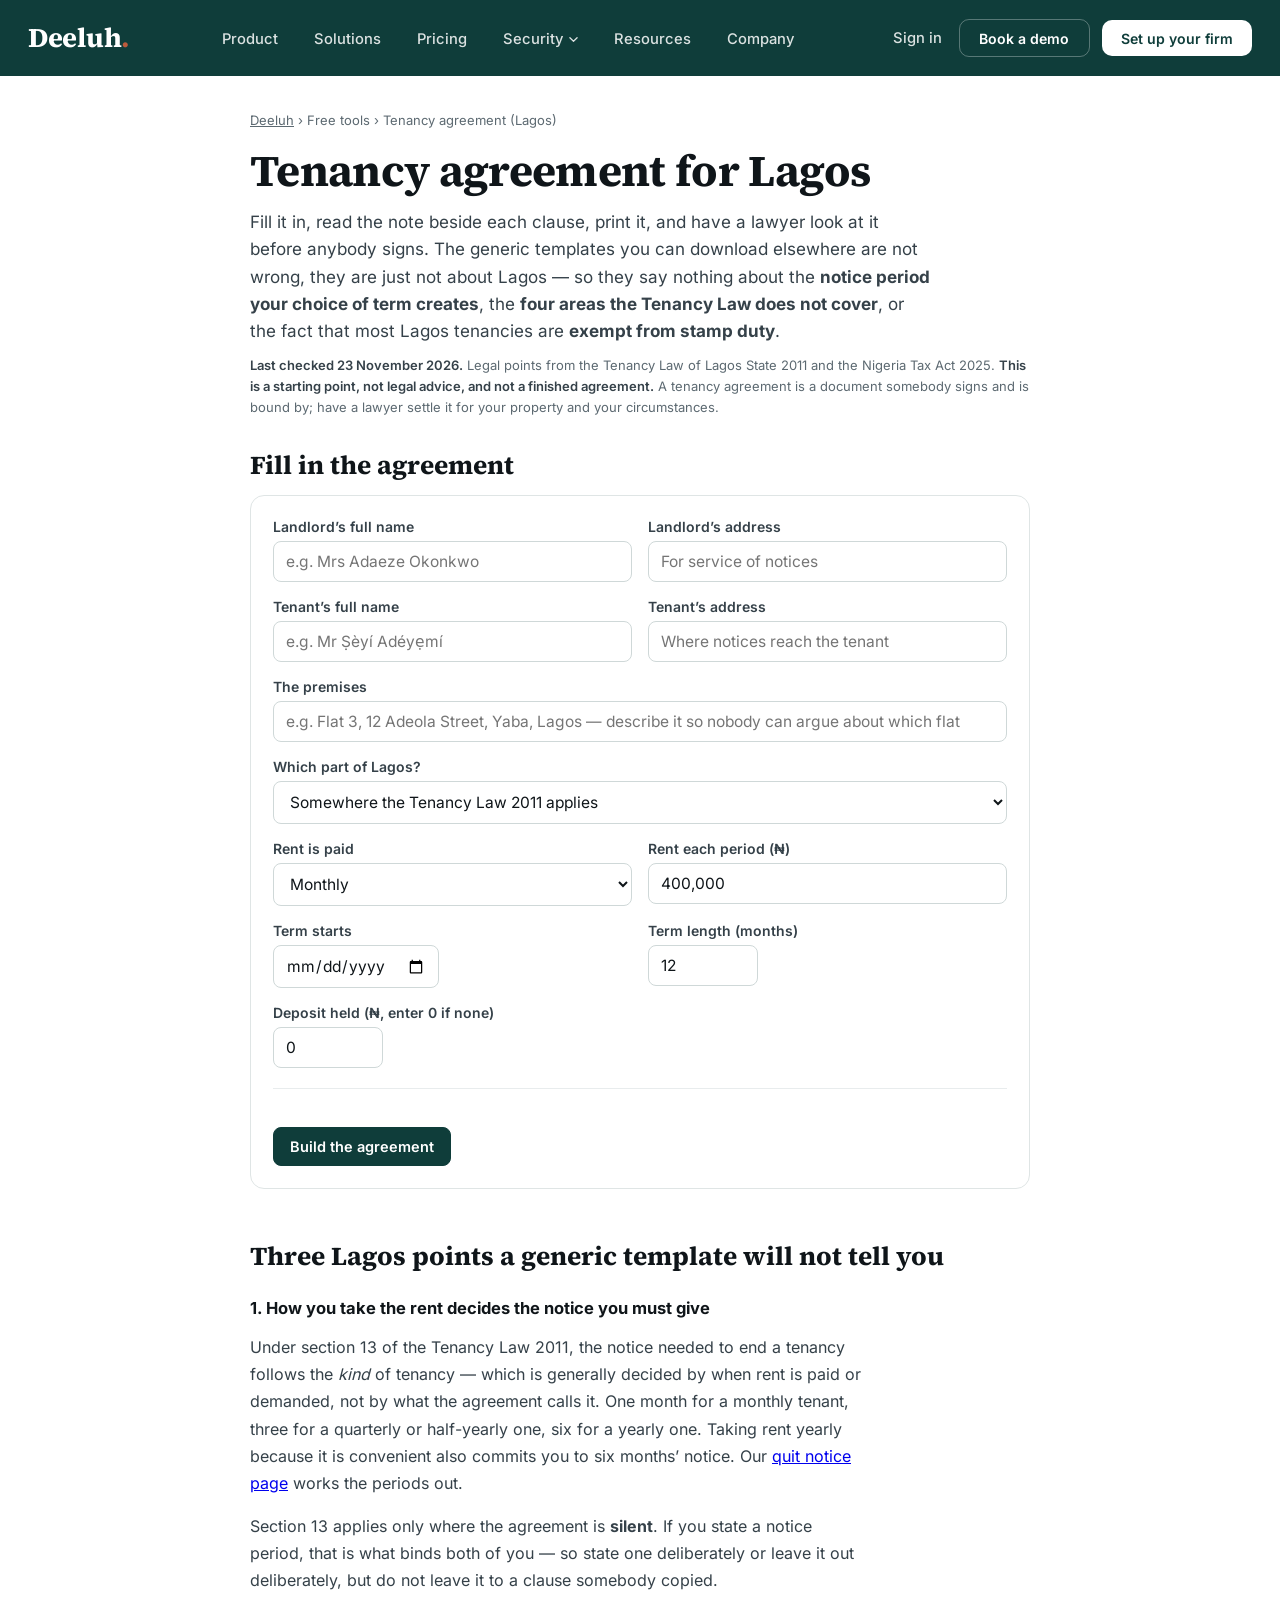
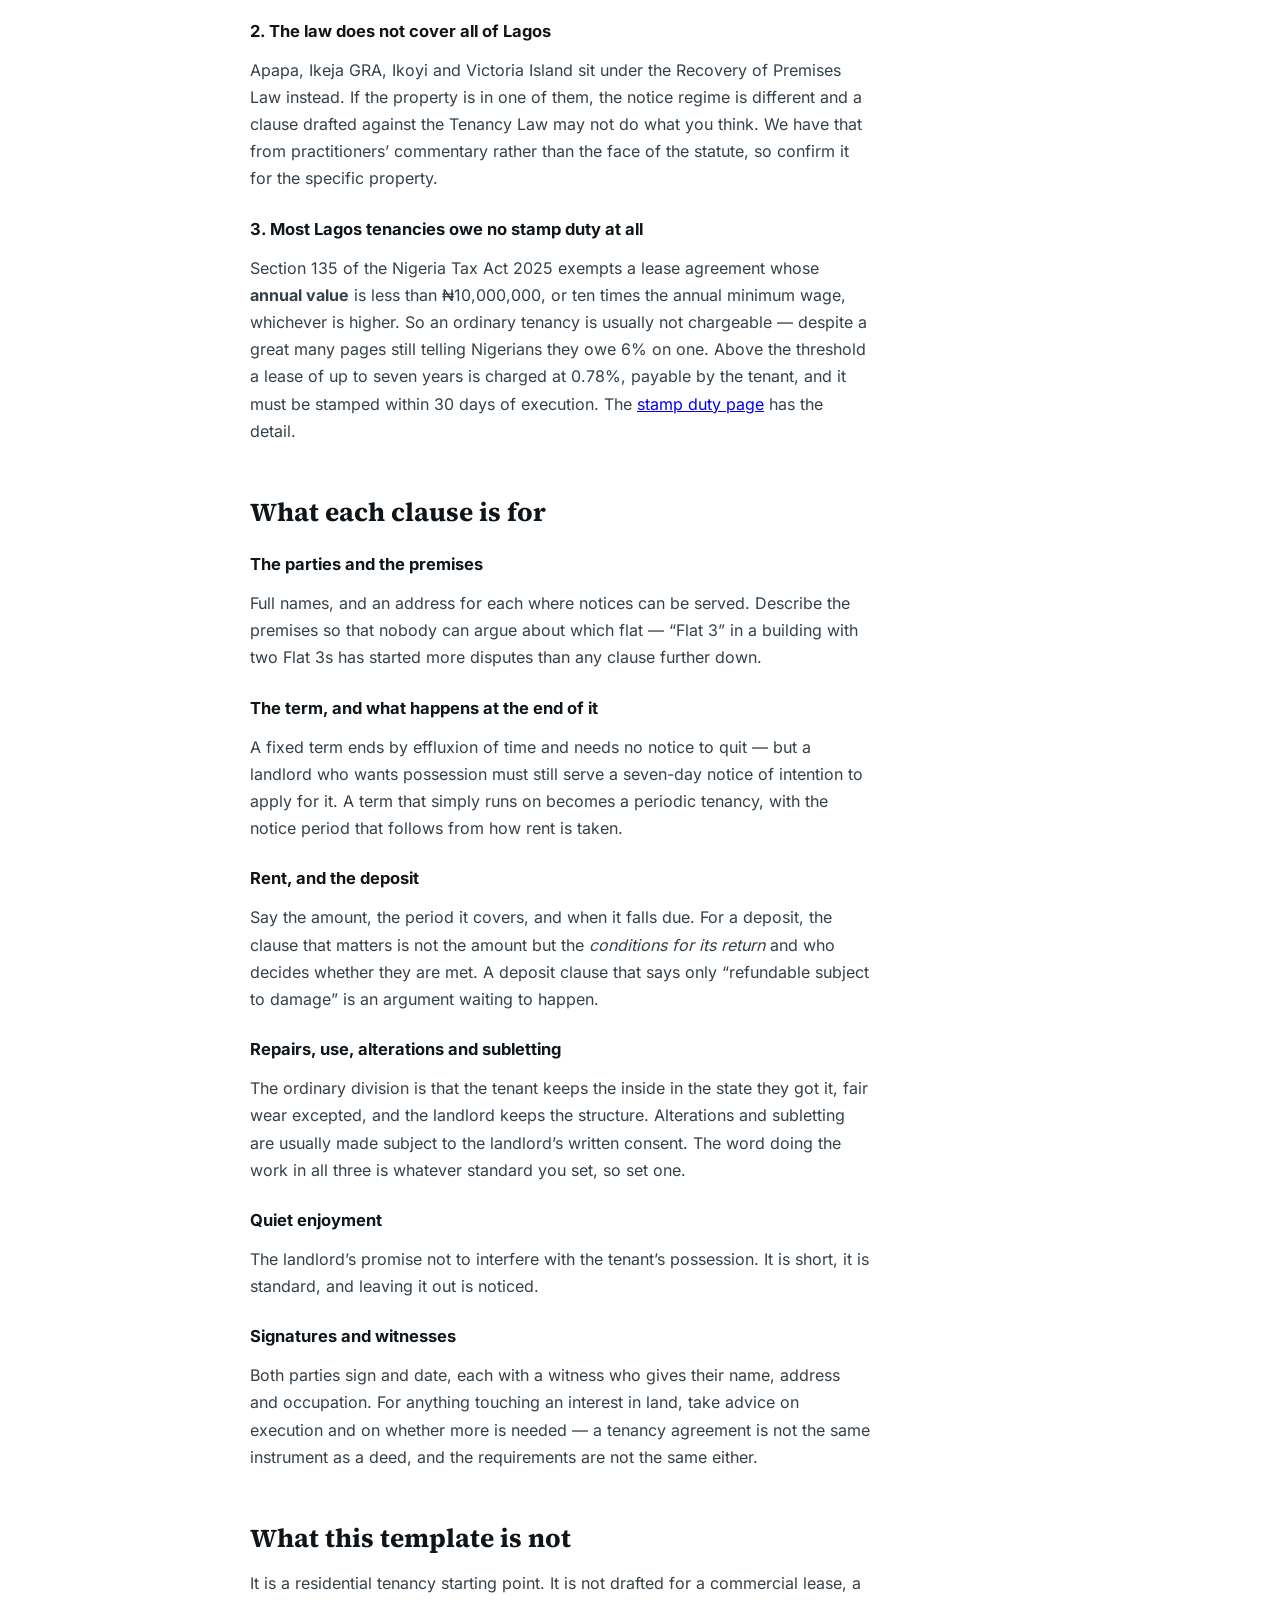
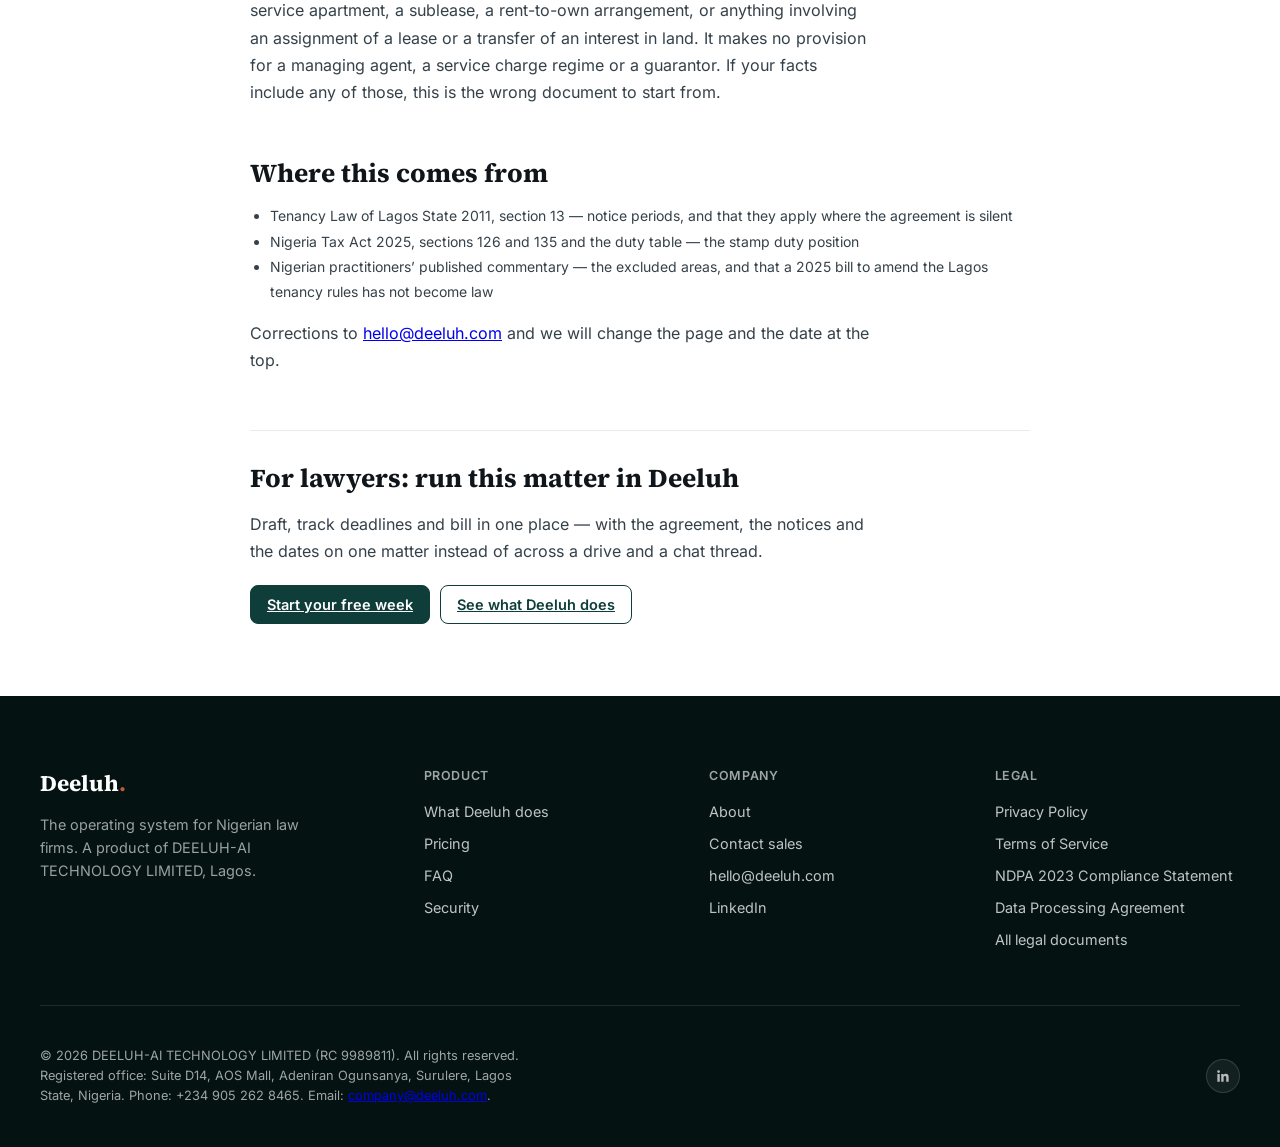
<file: tools/tenancy-agreement-lagos/index.html>
<!DOCTYPE html>
<html lang="en">
<head>
<meta charset="UTF-8">
<meta name="viewport" content="width=device-width, initial-scale=1.0">
<title>Tenancy agreement template for Lagos, with notes on every clause · Deeluh</title>
<meta name="description" content="A Lagos tenancy agreement you fill in and print, with a plain note on what each clause does and what goes wrong. Includes the Lagos Tenancy Law points a generic template misses: notice periods, the areas the law excludes, and when the tenancy is exempt from stamp duty.">
<link rel="canonical" href="https://deeluh.com/tools/tenancy-agreement-lagos/">
<meta property="og:type" content="article">
<meta property="og:site_name" content="Deeluh">
<meta property="og:title" content="Tenancy agreement template for Lagos, with notes on every clause · Deeluh">
<meta property="og:description" content="A Lagos tenancy agreement you fill in and print, with a plain note on what each clause does and what goes wrong. Includes the Lagos Tenancy Law points a generic template misses: notice periods, the areas the law excludes, and when the tenancy is exempt from stamp duty.">
<meta property="og:url" content="https://deeluh.com/tools/tenancy-agreement-lagos/">
<meta property="og:image" content="https://deeluh.com/assets/images/og-deeluh.png">
<meta property="og:image:width" content="1200">
<meta property="og:image:height" content="630">
<meta name="twitter:card" content="summary_large_image">
<link rel="icon" href="/favicon.ico" sizes="48x48">
<link rel="icon" type="image/png" sizes="32x32" href="/assets/icons/favicon-32.png">
<link rel="apple-touch-icon" href="/assets/icons/apple-touch-icon.png">
<link rel="preload" href="/assets/fonts/source-serif-4-latin-wght.woff2" as="font" type="font/woff2" crossorigin>
<link rel="preload" href="/assets/fonts/inter-latin-wght.woff2" as="font" type="font/woff2" crossorigin>
<link rel="stylesheet" href="/styles.css">
<link rel="stylesheet" href="/assets/tools.css">
<script src="/assets/tools.js" defer></script>
</head>
<body>

<nav class="navbar" id="siteNavbar">
  <div class="navbar__inner">

    <a href="/" class="navbar__logo" aria-label="Deeluh home page"><span class="wordmark">Deeluh<span class="wordmark__dot">.</span></span></a>

    <ul class="navbar__menu">
      <li><a href="/product.html">Product</a></li>
      <li><a href="/solutions.html">Solutions</a></li>
      <li><a href="/#pricing">Pricing</a></li>

      <li class="navbar__item--dropdown">
        <button class="navbar__dropdown-trigger" type="button" aria-haspopup="true" aria-expanded="false">
          Security
          <svg class="navbar__dropdown-caret" viewBox="0 0 10 6" fill="none" aria-hidden="true">
            <path d="M1 1l4 4 4-4" stroke="currentColor" stroke-width="1.4" stroke-linecap="round" stroke-linejoin="round"/>
          </svg>
        </button>
        <div class="navbar__dropdown-panel">
          <a href="/legal.html#security" class="navbar__dropdown-link">Security Overview</a>
          <a href="/legal.html" class="navbar__dropdown-link">Legal</a>
        </div>
      </li>

      <li><a href="/resources.html">Resources</a></li>
      <li><a href="/company.html">Company</a></li>
    </ul>

    <div class="navbar__actions">
      <a href="https://app.deeluh.com/auth/login" class="navbar__signin">Sign in</a>
      <a href="https://calendly.com/deeluhhq" class="navbar__btn navbar__btn--ghost">Book a demo</a>
      <a href="https://app.deeluh.com/auth/signup" class="navbar__btn navbar__btn--primary">Set up your firm</a>
    </div>

    <button class="navbar__burger" id="navBurger" aria-label="Toggle menu" aria-expanded="false">
      <span></span><span></span><span></span>
    </button>

  </div>

  <div class="navbar__mobile" id="navMobile">
    <div class="navbar__mobile-inner">
      <ul class="navbar__mobile-links">
        <li><a href="/product.html">Product</a></li>
        <li><a href="/solutions.html">Solutions</a></li>
        <li><a href="/#pricing">Pricing</a></li>

        <li class="navbar__mobile-dropdown" id="navLegalDropdown">
          <button class="navbar__mobile-dropdown-trigger" type="button" aria-expanded="false" aria-controls="navLegalPanel">
            Security
            <svg class="navbar__mobile-dropdown-caret" viewBox="0 0 10 6" fill="none" aria-hidden="true">
              <path d="M1 1l4 4 4-4" stroke="currentColor" stroke-width="1.4" stroke-linecap="round" stroke-linejoin="round"/>
            </svg>
          </button>
          <div class="navbar__mobile-dropdown-panel" id="navLegalPanel">
            <div class="navbar__mobile-dropdown-inner">
              <a href="/legal.html#security" class="navbar__dropdown-link">Security Overview</a>
              <a href="/legal.html" class="navbar__dropdown-link">Legal</a>
            </div>
          </div>
        </li>

        <li><a href="/resources.html">Resources</a></li>
        <li><a href="/company.html">Company</a></li>
      </ul>
      <div class="navbar__mobile-actions">
        <a href="https://app.deeluh.com/auth/signup" class="navbar__btn navbar__btn--primary">Set up your firm</a>
        <a href="https://calendly.com/deeluhhq" class="navbar__btn navbar__btn--ghost">Book a demo</a>
        <a href="https://app.deeluh.com/auth/login" class="navbar__btn navbar__btn--ghost">Sign in</a>
      </div>
    </div>
  </div>
</nav>

<main class="tool-main">
  <div class="tool-wrap">

    <p class="tool-crumb"><a href="/">Deeluh</a> &rsaquo; Free tools &rsaquo; Tenancy agreement (Lagos)</p>

    <h1 class="tool-h1">Tenancy agreement for Lagos</h1>

    <p class="tool-standfirst">Fill it in, read the note beside each clause, print it, and have a lawyer look at it
      before anybody signs. The generic templates you can download elsewhere are not wrong, they are just not about
      Lagos &mdash; so they say nothing about the <strong>notice period your choice of term creates</strong>, the
      <strong>four areas the Tenancy Law does not cover</strong>, or the fact that most Lagos tenancies are
      <strong>exempt from stamp duty</strong>.</p>

    <p class="tool-provenance"><strong>Last checked 23 November 2026.</strong> Legal points from the Tenancy Law of
      Lagos State 2011 and the Nigeria Tax Act 2025. <strong>This is a starting point, not legal advice, and not a
      finished agreement.</strong> A tenancy agreement is a document somebody signs and is bound by; have a lawyer
      settle it for your property and your circumstances.</p>

    <section aria-labelledby="taHeading">
      <h2 class="tool-h2" id="taHeading" style="margin-top:0">Fill in the agreement</h2>

      <div class="gate" style="padding:22px">
        <div class="field2">
          <div class="field"><label class="field__label" for="llname">Landlord&rsquo;s full name</label>
            <input id="llname" class="field__control" type="text" placeholder="e.g. Mrs Adaeze Okonkwo"></div>
          <div class="field"><label class="field__label" for="lladdr">Landlord&rsquo;s address</label>
            <input id="lladdr" class="field__control" type="text" placeholder="For service of notices"></div>
        </div>
        <div class="field2">
          <div class="field"><label class="field__label" for="tname">Tenant&rsquo;s full name</label>
            <input id="tname" class="field__control" type="text" placeholder="e.g. Mr Ṣèyí Adéyẹmí"></div>
          <div class="field"><label class="field__label" for="taddr">Tenant&rsquo;s address</label>
            <input id="taddr" class="field__control" type="text" placeholder="Where notices reach the tenant"></div>
        </div>

        <div class="field"><label class="field__label" for="premises">The premises</label>
          <input id="premises" class="field__control" type="text"
                 placeholder="e.g. Flat 3, 12 Adeola Street, Yaba, Lagos — describe it so nobody can argue about which flat">
        </div>

        <div class="field">
          <label class="field__label" for="taarea">Which part of Lagos?</label>
          <select id="taarea" class="field__control">
            <option value="covered">Somewhere the Tenancy Law 2011 applies</option>
            <option value="excluded">Apapa, Ikeja GRA, Ikoyi or Victoria Island</option>
          </select>
          <p class="field__hint" id="areaHint"></p>
        </div>

        <div class="field2">
          <div class="field">
            <label class="field__label" for="freq">Rent is paid</label>
            <select id="freq" class="field__control">
              <option value="monthly">Monthly</option>
              <option value="quarterly">Quarterly</option>
              <option value="half">Half-yearly</option>
              <option value="yearly">Yearly</option>
            </select>
          </div>
          <div class="field"><label class="field__label" for="rent">Rent each period (&#8358;)</label>
            <input id="rent" class="field__control" type="text" inputmode="numeric" value="400,000"></div>
        </div>

        <div class="field2">
          <div class="field"><label class="field__label" for="start">Term starts</label>
            <input id="start" class="field__control field__control--date" type="date"></div>
          <div class="field"><label class="field__label" for="months">Term length (months)</label>
            <input id="months" class="field__control field__control--short" type="number" min="1" max="600" value="12"></div>
        </div>

        <div class="field"><label class="field__label" for="deposit">Deposit held (&#8358;, enter 0 if none)</label>
          <input id="deposit" class="field__control field__control--short" type="text" inputmode="numeric" value="0"></div>

        <div class="answer" id="taAnswer" aria-live="polite"></div>

        <div class="tool-actions">
          <button class="tool-btn tool-btn--primary" type="button" id="taDraft">Build the agreement</button>
          <button class="tool-btn" type="button" id="taPrint" hidden>Print it</button>
        </div>

        <div id="taOut" class="draft" hidden></div>
      </div>
    </section>

    <h2 class="tool-h2">Three Lagos points a generic template will not tell you</h2>

    <h3 class="tool-h3">1. How you take the rent decides the notice you must give</h3>
    <p class="tool-p">Under section 13 of the Tenancy Law 2011, the notice needed to end a tenancy follows the
      <em>kind</em> of tenancy &mdash; which is generally decided by when rent is paid or demanded, not by what the
      agreement calls it. One month for a monthly tenant, three for a quarterly or half-yearly one, six for a yearly
      one. Taking rent yearly because it is convenient also commits you to six months&rsquo; notice. Our
      <a href="/tools/quit-notice-lagos/">quit notice page</a> works the periods out.</p>
    <p class="tool-p">Section 13 applies only where the agreement is <strong>silent</strong>. If you state a notice
      period, that is what binds both of you &mdash; so state one deliberately or leave it out deliberately, but do
      not leave it to a clause somebody copied.</p>

    <h3 class="tool-h3">2. The law does not cover all of Lagos</h3>
    <p class="tool-p">Apapa, Ikeja GRA, Ikoyi and Victoria Island sit under the Recovery of Premises Law instead. If
      the property is in one of them, the notice regime is different and a clause drafted against the Tenancy Law
      may not do what you think. We have that from practitioners&rsquo; commentary rather than the face of the
      statute, so confirm it for the specific property.</p>

    <h3 class="tool-h3">3. Most Lagos tenancies owe no stamp duty at all</h3>
    <p class="tool-p">Section 135 of the Nigeria Tax Act 2025 exempts a lease agreement whose <strong>annual
      value</strong> is less than &#8358;10,000,000, or ten times the annual minimum wage, whichever is higher. So an
      ordinary tenancy is usually not chargeable &mdash; despite a great many pages still telling Nigerians they owe
      6% on one. Above the threshold a lease of up to seven years is charged at 0.78%, payable by the tenant, and it
      must be stamped within 30 days of execution. The <a href="/tools/stamp-duty-nigeria/">stamp duty page</a> has
      the detail.</p>

    <h2 class="tool-h2">What each clause is for</h2>
    <h3 class="tool-h3">The parties and the premises</h3>
    <p class="tool-p">Full names, and an address for each where notices can be served. Describe the premises so that
      nobody can argue about which flat &mdash; &ldquo;Flat 3&rdquo; in a building with two Flat 3s has started more
      disputes than any clause further down.</p>
    <h3 class="tool-h3">The term, and what happens at the end of it</h3>
    <p class="tool-p">A fixed term ends by effluxion of time and needs no notice to quit &mdash; but a landlord who
      wants possession must still serve a seven-day notice of intention to apply for it. A term that simply runs on
      becomes a periodic tenancy, with the notice period that follows from how rent is taken.</p>
    <h3 class="tool-h3">Rent, and the deposit</h3>
    <p class="tool-p">Say the amount, the period it covers, and when it falls due. For a deposit, the clause that
      matters is not the amount but the <em>conditions for its return</em> and who decides whether they are met. A
      deposit clause that says only &ldquo;refundable subject to damage&rdquo; is an argument waiting to happen.</p>
    <h3 class="tool-h3">Repairs, use, alterations and subletting</h3>
    <p class="tool-p">The ordinary division is that the tenant keeps the inside in the state they got it, fair wear
      excepted, and the landlord keeps the structure. Alterations and subletting are usually made subject to the
      landlord&rsquo;s written consent. The word doing the work in all three is whatever standard you set, so set one.</p>
    <h3 class="tool-h3">Quiet enjoyment</h3>
    <p class="tool-p">The landlord&rsquo;s promise not to interfere with the tenant&rsquo;s possession. It is short,
      it is standard, and leaving it out is noticed.</p>
    <h3 class="tool-h3">Signatures and witnesses</h3>
    <p class="tool-p">Both parties sign and date, each with a witness who gives their name, address and occupation.
      For anything touching an interest in land, take advice on execution and on whether more is needed &mdash; a
      tenancy agreement is not the same instrument as a deed, and the requirements are not the same either.</p>

    <h2 class="tool-h2">What this template is not</h2>
    <p class="tool-p">It is a residential tenancy starting point. It is not drafted for a commercial lease, a
      service apartment, a sublease, a rent-to-own arrangement, or anything involving an assignment of a lease or a
      transfer of an interest in land. It makes no provision for a managing agent, a service charge regime or a
      guarantor. If your facts include any of those, this is the wrong document to start from.</p>

    <h2 class="tool-h2">Where this comes from</h2>
    <ul class="sources">
      <li>Tenancy Law of Lagos State 2011, section 13 &mdash; notice periods, and that they apply where the
        agreement is silent</li>
      <li>Nigeria Tax Act 2025, sections 126 and 135 and the duty table &mdash; the stamp duty position</li>
      <li>Nigerian practitioners&rsquo; published commentary &mdash; the excluded areas, and that a 2025 bill to
        amend the Lagos tenancy rules has not become law</li>
    </ul>
    <p class="tool-p">Corrections to <a href="mailto:hello@deeluh.com">hello@deeluh.com</a> and we will change the
      page and the date at the top.</p>

    <div class="tool-cta">
      <h2 class="tool-h2" style="margin-top:0">For lawyers: run this matter in Deeluh</h2>
      <p class="tool-p">Draft, track deadlines and bill in one place &mdash; with the agreement, the notices and the
        dates on one matter instead of across a drive and a chat thread.</p>
      <div class="tool-actions">
        <a class="tool-btn tool-btn--primary" href="https://app.deeluh.com/auth/signup">Start your free week</a>
        <a class="tool-btn" href="/product.html">See what Deeluh does</a>
      </div>
    </div>

  </div>
</main>

<footer class="site-footer">
    <div class="site-footer__inner">

      <div class="footer-grid">

        <div class="footer-brand">
          <p class="footer-brand__name"><a href="/">Deeluh<span class="wordmark__dot">.</span></a></p>
          <p class="footer-brand__tagline">The operating system for Nigerian law firms. A product of DEELUH-AI TECHNOLOGY LIMITED, Lagos.</p>
        </div>

        <div class="footer-col">
          <p class="footer-col__title">Product</p>
          <ul>
            <li><a href="/#what">What Deeluh does</a></li>
            <li><a href="/#pricing">Pricing</a></li>
            <li><a href="/#faq">FAQ</a></li>
            <li><a href="/legal.html#security">Security</a></li>
          </ul>
        </div>

        <div class="footer-col">
          <p class="footer-col__title">Company</p>
          <ul>
            <li><a href="/company.html">About</a></li>
            <li><a href="/company.html#contactSection">Contact sales</a></li>
            <li><!--email_off--><a href="mailto:hello@deeluh.com">hello@deeluh.com</a><!--/email_off--></li>
            <li><a href="https://linkedin.com/company/deeluh" target="_blank" rel="noopener">LinkedIn</a></li>
          </ul>
        </div>

        <div class="footer-col">
          <p class="footer-col__title">Legal</p>
          <ul>
          <li><a href="https://app.deeluh.com/legal/privacy">Privacy Policy</a></li>
          <li><a href="https://app.deeluh.com/legal/terms">Terms of Service</a></li>
          <li><a href="https://app.deeluh.com/legal/ndpa-compliance">NDPA 2023 Compliance Statement</a></li>
          <li><a href="https://app.deeluh.com/legal/data-processing">Data Processing Agreement</a></li>
          <li><a href="/legal.html">All legal documents</a></li>
          </ul>
        </div>

      </div>

      <div class="footer-bottom">
        <p class="footer-bottom__legal">© 2026 DEELUH-AI TECHNOLOGY LIMITED (RC 9989811). All rights reserved. Registered office: Suite D14, AOS Mall, Adeniran Ogunsanya, Surulere, Lagos State, Nigeria. Phone: +234 905 262 8465. Email: <a href="mailto:company@deeluh.com">company@deeluh.com</a>.</p>

        <div class="footer-bottom__social">
          <a href="https://linkedin.com/company/deeluh" target="_blank" rel="noopener" aria-label="Deeluh on LinkedIn">
            <svg width="16" height="16" viewBox="0 0 24 24" fill="currentColor"><path d="M20.45 20.45h-3.55v-5.57c0-1.33-.03-3.04-1.85-3.04-1.86 0-2.14 1.45-2.14 2.94v5.67H9.36V9h3.41v1.56h.05c.48-.9 1.64-1.85 3.38-1.85 3.6 0 4.27 2.37 4.27 5.46v6.28zM5.34 7.43a2.06 2.06 0 1 1 0-4.12 2.06 2.06 0 0 1 0 4.12zM7.12 20.45H3.56V9h3.56v11.45z"/></svg>
          </a>
        </div>
      </div>

    </div>
  </footer>

<script>
  /* The navbar's own behaviour, the same as the rest of the site: colour swap on scroll and the
     burger toggle. Repeated per page because the site has no shared client bundle. */
  (function () {
    var navbar = document.getElementById('siteNavbar');
    var burger = document.getElementById('navBurger');
    if (!navbar) return;
    function scrollState() { navbar.classList.toggle('is-scrolled', window.scrollY > 40); }
    window.addEventListener('scroll', scrollState, { passive: true });
    scrollState();
    if (burger) {
      burger.addEventListener('click', function () {
        var open = navbar.classList.toggle('is-open');
        burger.setAttribute('aria-expanded', String(open));
      });
      window.addEventListener('resize', function () {
        if (window.matchMedia('(min-width: 981px)').matches) {
          navbar.classList.remove('is-open');
          burger.setAttribute('aria-expanded', 'false');
        }
      });
    }
    /* The Security submenu's accordion. The tool pages copy the navbar markup, which includes
       navLegalDropdown, but the first version of this script omitted its handler - and the CSS
       keeps that submenu collapsed until `.is-open`, so on a phone the item could not be
       expanded at all. */
    var legal = document.getElementById('navLegalDropdown');
    if (legal) {
      var trigger = legal.querySelector('.navbar__mobile-dropdown-trigger');
      if (trigger) {
        trigger.addEventListener('click', function () {
          var open = legal.classList.toggle('is-open');
          trigger.setAttribute('aria-expanded', String(open));
        });
        window.addEventListener('resize', function () {
          if (window.matchMedia('(min-width: 981px)').matches) {
            legal.classList.remove('is-open');
            trigger.setAttribute('aria-expanded', 'false');
          }
        });
      }
    }
  })();
</script>

<script>
  (function () {
    /* Duty is answered by the SHARED function, because this page and the stamp duty page
       disagreed: this one accepted a term of any length and always applied the up-to-seven-years
       rate, including for the band that page expressly refuses to state. */
    var T = window.DeeluhTools;
    if (!T) return;

    var PERIODS = {
      monthly:   { word: 'monthly',     perYear: 12, notice: 'one month' },
      quarterly: { word: 'quarterly',   perYear: 4,  notice: 'three months' },
      half:      { word: 'half-yearly', perYear: 2,  notice: 'three months' },
      yearly:    { word: 'yearly',      perYear: 1,  notice: 'six months' }
    };

    function el(id) { return document.getElementById(id); }
    var f = {
      llname: el('llname'), lladdr: el('lladdr'), tname: el('tname'), taddr: el('taddr'),
      premises: el('premises'), area: el('taarea'), freq: el('freq'), rent: el('rent'),
      start: el('start'), months: el('months'), deposit: el('deposit')
    };
    var answer = el('taAnswer'), out = el('taOut'), areaHint = el('areaHint');
    var draftBtn = el('taDraft'), printBtn = el('taPrint');
    if (!f.llname || !answer || !out) return;

    function todayISO() {
      var d = new Date();
      return d.getFullYear() + '-' + String(d.getMonth() + 1).padStart(2, '0') + '-' + String(d.getDate()).padStart(2, '0');
    }
    f.start.value = todayISO();

    var naira = T.naira, longDate = T.longDate, addMonths = T.addMonths;
    /* ESCAPED. A name or address typed with a tag in it must not be able to add a clause to the
       printed agreement, or carry an event handler into it. */
    function or(el, fallback) { return T.field(el, fallback); }

    function facts() {
      var p = PERIODS[f.freq.value] || PERIODS.monthly;
      var money = T.parseMoney(f.rent.value, true);   /* a zero rent is not a tenancy */
      var annual = money.ok ? money.value * p.perYear : 0;
      /* A LOCAL date: valueAsDate is midnight UTC, and reading it with local getDate() shifted the
         day backwards for any visitor west of Greenwich. */
      var start = T.parseLocalDate(f.start.value);
      /* Strict: parseInt("84.1") was 84, which rounded a term just over seven years DOWN into
         the band whose rate the Act gives. A term we cannot read is refused, not guessed. */
      var term = T.parseMonths(f.months.value, 600);
      var months = term.ok ? term.value : 0;
      var end = start ? addMonths(start, months) : null;
      if (end) end.setDate(end.getDate() - 1);   /* a 12-month term from the 1st ends on the last day, not the 1st */
      return { p: p, money: money, annual: annual, start: start, term: term, months: months, end: end,
               duty: T.leaseDuty(annual, months) };
    }

    function render() {
      /* Any change clears a document built from the previous answers: review found a 400,000
         agreement staying on screen and printable after the rent was changed or invalidated. */
      out.hidden = true;
      out.innerHTML = '';
      printBtn.hidden = true;

      var x = facts();
      areaHint.innerHTML = f.area.value === 'excluded'
        ? 'The Tenancy Law 2011 does not apply there &mdash; the Recovery of Premises Law does, and the notice '
          + 'regime differs. The agreement below does not state a notice period for that reason.'
        : 'The Tenancy Law 2011 applies, so section 13&rsquo;s periods fill any gap the agreement leaves.';

      if (!x.money.ok) {
        answer.className = 'answer answer--stop';
        answer.innerHTML = '<p class="answer__head">'
          + (x.money.reason === 'empty' ? 'Enter the rent above.'
             : x.money.reason === 'zero' ? 'A tenancy needs a rent.'
             : 'That rent is not an amount we can read.')
          + '</p><p class="answer__body">Digits, commas if you like, and at most one decimal point &mdash; for '
          + 'example 400,000.</p>';
        return;
      }
      if (!x.term.ok) {
        answer.className = 'answer answer--stop';
        answer.innerHTML = '<p class="answer__head">The term has to be a whole number of months.</p>'
          + '<p class="answer__body">' + (x.term.reason === 'too long'
            ? 'Longer than fifty years is beyond what this page is for.'
            : 'For example 12, or 24. Not a fraction \u2014 a term of 84.1 months is not something this '
              + 'page can place on either side of the seven-year line.') + '</p>';
        return;
      }
      var bits = [];
      bits.push('<p class="answer__head">A ' + x.p.word + ' tenancy of &#8358;' + naira(x.money.value)
        + ' &mdash; &#8358;' + naira(x.annual) + ' a year</p>');
      var body = [];
      if (f.area.value === 'covered') {
        body.push('Notice to end it, if the agreement stays silent: <strong>' + x.p.notice + '</strong> (section 13).');
      } else {
        body.push('Notice is governed by the Recovery of Premises Law for that area, not section 13.');
      }
      if (x.duty.kind === 'unsourced') {
        body.push('Stamp duty: <strong>we do not state a rate for this term.</strong> '
          + T.LEASE_ABOVE_7_YEARS_NOTE + ' See the stamp duty page.');
      } else if (x.duty.kind === 'exempt') {
        body.push('Stamp duty: <strong>none</strong>. The annual value is under &#8358;10,000,000, so section 135 '
          + 'exempts it.');
      } else if (x.duty.kind === 'base_unsourced') {
        body.push('Stamp duty: <strong>chargeable at 0.78%, but we do not give a figure.</strong> '
          + T.LEASE_BASE_NOTE);
      }
      if (x.end) body.push('Term: ' + x.months + ' months, ending <strong>' + longDate(x.end) + '</strong>.');
      bits.push('<p class="answer__body">' + body.join('<br>') + '</p>');
      answer.className = 'answer';
      answer.innerHTML = bits.join('');
    }

    draftBtn.addEventListener('click', function () {
      var x = facts();
      var ll = or(f.llname, '[landlord&rsquo;s full name]');
      var tn = or(f.tname, '[tenant&rsquo;s full name]');
      var prem = or(f.premises, '[describe the premises]');
      if (!x.money.ok || !x.term.ok) { render(); return; }   /* never build on input we cannot read */
      var depMoney = T.parseMoney(f.deposit.value);
      if (!depMoney.ok && depMoney.reason !== 'empty') { render(); return; }
      var dep = depMoney.ok ? depMoney.value : 0;
      var noticeClause = f.area.value === 'covered'
        ? '<p><strong>8. Notice.</strong> Either party may determine this tenancy by giving the other '
          + x.p.notice + '&rsquo; notice in writing. [Delete this clause to leave section 13 of the Tenancy Law of '
          + 'Lagos State 2011 to apply instead.]</p>'
        : '<p><strong>8. Notice.</strong> [The premises are in an area outside the Tenancy Law of Lagos State 2011. '
          + 'Take advice on the notice provision before completing this clause.]</p>';

      out.hidden = false; printBtn.hidden = false;
      out.innerHTML = '<p class="draft__label">An agreement to settle with a lawyer. Every bracket is a decision.</p>'
        + '<div class="draft__body">'
        + '<p><strong>TENANCY AGREEMENT</strong></p>'
        + '<p>Made on ' + (x.start && !isNaN(x.start.getTime()) ? longDate(x.start) : '[date]') + ' BETWEEN '
        + ll + ' of ' + or(f.lladdr, '[landlord&rsquo;s address]') + ' (&ldquo;the Landlord&rdquo;) AND '
        + tn + ' of ' + or(f.taddr, '[tenant&rsquo;s address]') + ' (&ldquo;the Tenant&rdquo;).</p>'
        + '<p><strong>1. The premises.</strong> The Landlord lets to the Tenant the premises at ' + prem + '.</p>'
        + '<p><strong>2. Term.</strong> ' + x.months + ' months from '
        + (x.start && !isNaN(x.start.getTime()) ? longDate(x.start) : '[start date]')
        + (x.end ? ', ending on ' + longDate(x.end) : '') + '.</p>'
        + '<p><strong>3. Rent.</strong> &#8358;' + naira(x.money.value) + ' payable ' + x.p.word
        + ' in advance, the first payment due on the commencement date.</p>'
        + (dep > 0
            ? '<p><strong>4. Deposit.</strong> The Tenant has paid &#8358;' + naira(dep) + ' as a deposit, to be '
              + 'returned within [number] days of the end of the tenancy less [state exactly what may be deducted, '
              + 'and who decides].</p>'
            : '<p><strong>4. Deposit.</strong> No deposit is taken under this agreement.</p>')
        + '<p><strong>5. The Tenant agrees</strong> to use the premises as a private dwelling only; to keep the '
        + 'interior in the state in which it was received, fair wear and tear excepted; to make no alteration '
        + 'without the Landlord&rsquo;s written consent; and not to sublet or part with possession without that '
        + 'consent.</p>'
        + '<p><strong>6. The Landlord agrees</strong> to keep the structure and exterior in repair, and that the '
        + 'Tenant may hold the premises without interruption by the Landlord.</p>'
        + '<p><strong>7. Outgoings.</strong> [State who pays electricity, water, waste, service charge and any '
        + 'levy, by name. Silence here is the most common dispute in a Lagos tenancy.]</p>'
        + noticeClause
        + '<p><strong>9. Stamp duty.</strong> '
        + (x.duty.kind === 'exempt'
            ? 'The parties note that the annual value of this tenancy is below the threshold in section 135 of the '
              + 'Nigeria Tax Act 2025 and that no duty is chargeable.'
            : x.duty.kind === 'unsourced'
            ? '[The term exceeds seven years. This page does not state a duty rate for that band &mdash; '
              + T.LEASE_ABOVE_7_YEARS_NOTE + ' Take advice before completing this clause.]'
            : x.duty.kind === 'base_unsourced'
            ? 'The Tenant shall stamp this agreement within 30 days of execution, duty being chargeable '
              + 'under the Nigeria Tax Act 2025. [The rate is 0.78%; this page does not compute the amount, '
              + 'because the Act does not state what the rate is charged on.]'
            : '[Enter the rent and term above.]')
        + '</p>'
        + '<p>SIGNED by the Landlord: ____________________  Date: __________<br>'
        + 'Witness name, address and occupation: ____________________</p>'
        + '<p>SIGNED by the Tenant: ____________________  Date: __________<br>'
        + 'Witness name, address and occupation: ____________________</p>'
        + '</div>'
        + '<p class="draft__warn">This is a starting point and not a finished agreement. It is drafted for an '
        + 'ordinary residential tenancy and makes no provision for a commercial lease, a service charge regime, a '
        + 'managing agent, a guarantor or any transfer of an interest in land. Have a lawyer settle it before '
        + 'anybody signs.</p>';
      out.scrollIntoView({ block: 'nearest' });
    });

    printBtn.addEventListener('click', function () {
      /* Print the INSTRUMENT, not the page around it: the body is marked for the duration so the
         print stylesheet can hide the form, the explanation and the sources. */
      document.body.classList.add('printing-draft');
      try { window.print(); } finally { document.body.classList.remove('printing-draft'); }
    });
    Object.keys(f).forEach(function (k) {
      f[k].addEventListener('input', render);
      f[k].addEventListener('change', render);
    });
    render();
  })();
</script>

</body>
</html>
</file>
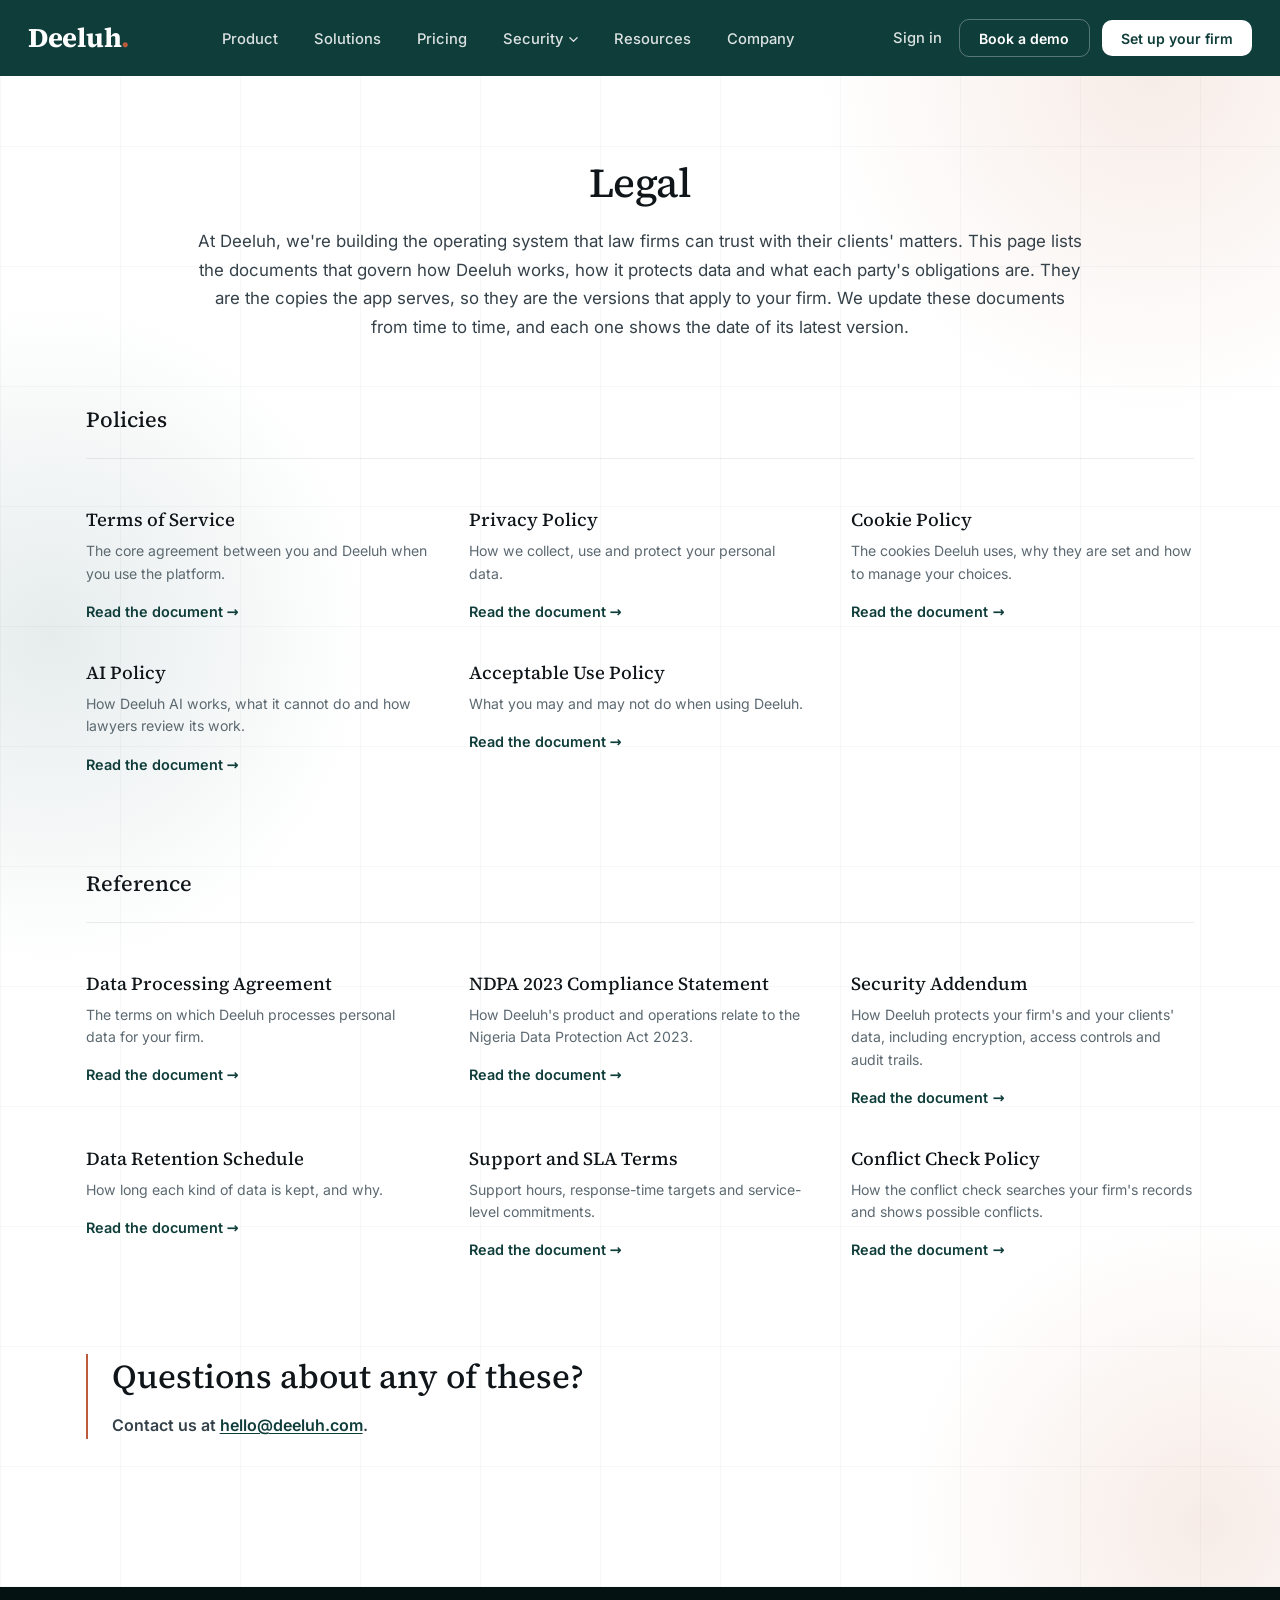
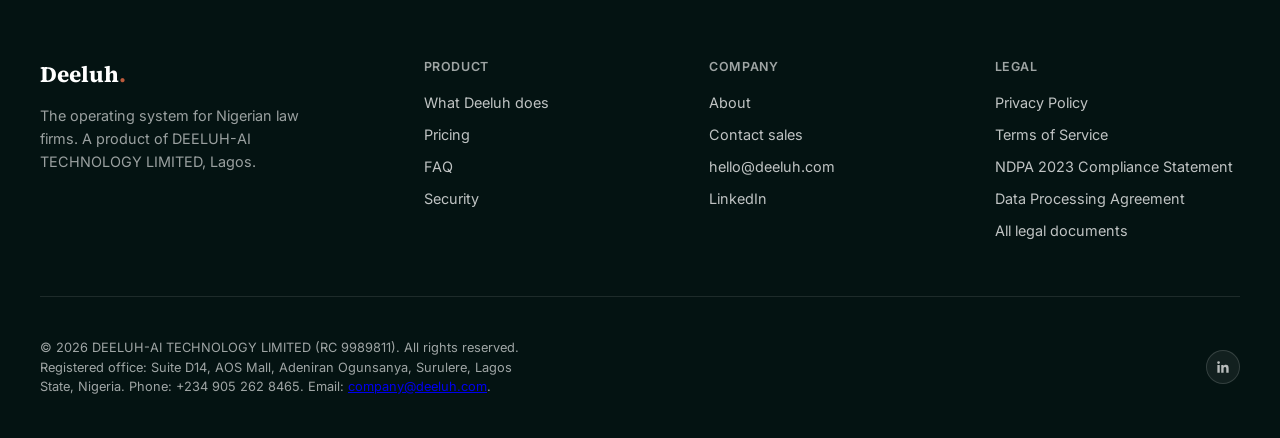
<file: legal.html>
<!DOCTYPE html>
<html lang="en">
<head>
<meta charset="UTF-8">
<meta name="viewport" content="width=device-width, initial-scale=1.0">
<title>Legal · Deeluh</title>
<meta name="description" content="The documents that govern Deeluh, from the Terms of Service and Privacy Policy to the Data Processing Agreement, as the app serves them.">
<link rel="canonical" href="https://deeluh.com/legal.html">
<meta property="og:type" content="website">
<meta property="og:site_name" content="Deeluh">
<meta property="og:title" content="Legal · Deeluh">
<meta property="og:description" content="The documents that govern Deeluh, from the Terms of Service and Privacy Policy to the Data Processing Agreement, as the app serves them.">
<meta property="og:url" content="https://deeluh.com/legal.html">
<meta property="og:image" content="https://deeluh.com/assets/images/og-deeluh.png">
<meta property="og:image:width" content="1200">
<meta property="og:image:height" content="630">
<meta name="twitter:card" content="summary_large_image">
<link rel="icon" href="/favicon.ico" sizes="48x48">
<link rel="icon" type="image/png" sizes="32x32" href="/assets/icons/favicon-32.png">
<link rel="apple-touch-icon" href="/assets/icons/apple-touch-icon.png">
<link rel="preload" href="/assets/fonts/source-serif-4-latin-wght.woff2" as="font" type="font/woff2" crossorigin>
<link rel="preload" href="/assets/fonts/inter-latin-wght.woff2" as="font" type="font/woff2" crossorigin>
<link rel="stylesheet" href="styles.css">
<style>

a.text-link {
    color: var(--brand-primary);
    text-decoration: underline;
    text-underline-offset: 2px;
    transition: color .2s ease;
  }
  a.text-link:hover { color: var(--brand-clay); }

  /* ==========================================================
     LEGAL PAGE
     ========================================================== */
  .legal {
    position: relative;
    padding: 10rem 1.5rem 8rem;
    background-color: #fff;
    background-image:
      radial-gradient(40% 34% at 90% 4%, var(--brand-clay-tint) 0%, rgba(247, 236, 231, 0) 65%),
      radial-gradient(38% 32% at 4% 40%, var(--brand-primary-tint) 0%, rgba(230, 236, 236, 0) 65%),
      radial-gradient(36% 30% at 94% 96%, var(--brand-clay-tint) 0%, rgba(247, 236, 231, 0) 65%);
    background-repeat: no-repeat;
    overflow: hidden;
  }

  /* subtle technical grid, same treatment used elsewhere */
  .legal::before {
    content: "";
    position: absolute;
    inset: 0;
    background-image:
      repeating-linear-gradient(90deg, rgba(15,61,58,0.035) 0 1px, transparent 1px 120px),
      repeating-linear-gradient(0deg, rgba(15,61,58,0.035) 0 1px, transparent 1px 120px);
    z-index: 0;
    pointer-events: none;
  }

  .legal__inner {
    position: relative;
    z-index: 2;
    max-width: 760px;
    max-width: 90%;
    margin: 0 auto;
  }

  /* shared fade-up entrance */
  .fade-up {
    opacity: 0;
    transform: translateY(24px);
    transition: opacity .7s cubic-bezier(.16,1,.3,1), transform .7s cubic-bezier(.16,1,.3,1);
  }
  .legal.is-visible .fade-up { opacity: 1; transform: translateY(0); }
  .legal.is-visible .fade-up:nth-of-type(2) { transition-delay: 80ms; }
  .legal.is-visible .fade-up:nth-of-type(3) { transition-delay: 160ms; }
  .legal.is-visible .fade-up:nth-of-type(4) { transition-delay: 240ms; }

  /* ==========================================================
     legal OVERVIEW
     ========================================================== */
  .legal__eyebrow {
    display: flex;
    align-items: center;
    justify-content: center;
    gap: .5rem;
    font-size: .8rem;
    font-weight: 600;
    letter-spacing: .08em;
    text-transform: uppercase;
    color: var(--brand-clay-hover);
    text-align: center;
    margin: 0 0 1.25rem;
  }
  .legal__eyebrow::before, .legal__eyebrow::after {
    content: ""; width: 18px; height: 2px; background: var(--brand-clay); display: inline-block;
  }

  .legal__header h1 {
    font-family: var(--font-display);
    font-weight: 500;
    font-size: clamp(2rem, 3.2vw, 2.75rem);
    line-height: 1.15;
    letter-spacing: -0.01em;
    color: var(--ink);
    margin: 0 0 1.25rem;
    text-align: center;
  }

  .legal__header p {
    font-size: 1.05rem;
    line-height: 1.7;
    color: var(--ink-2);
    text-align: center;
    margin: 0 auto;
    max-width: 60ch;
    max-width: 80%;
  }

  /* ==========================================================
     RESOURCE TYPES — plain nav-like blocks, not cards
     ========================================================== */
  .legal__types {
    display: grid;
    grid-template-columns: repeat(3, 1fr);
    gap: 2.5rem;
    margin: 4rem 0 6rem;
    padding-top: 3rem;
    border-top: 1px solid rgba(15, 21, 25, 0.08);
  }

  .legal__type {
    text-decoration: none;
    display: block;
    color: inherit;
  }

  .legal__type h3 {
    font-family: var(--font-display);
    font-weight: 500;
    font-size: 1.15rem;
    color: var(--ink);
    margin: 0 0 .5rem;
    transition: color .25s ease;
  }

  .legal__type:hover h3 { color: var(--brand-clay); }

  .legal__type p {
    font-size: .88rem;
    line-height: 1.6;
    color: var(--ink-3);
    margin: 0;
  }

  /* ==========================================================
     SECTION PATTERN — Blog / Guides (reused for both)
     ========================================================== */
  .legal__section {
    margin-bottom: 5.5rem;
  }

  .legal__section h2 {
    font-family: var(--font-display);
    font-weight: 500;
    font-size: clamp(1.6rem, 2.6vw, 2.1rem);
    line-height: 1.2;
    color: var(--ink);
    margin: 0 0 1.25rem;
  }

  .legal__section p {
    font-size: 1rem;
    line-height: 1.75;
    color: var(--ink-2);
    margin: 0 0 1.25rem;
    /* max-width: 68ch; */
    max-width: 90%;
  }

  .legal__section p:last-child { margin-bottom: 0; }

  /* ==========================================================
     FREE REPORT — slightly more visual weight, still no card
     ========================================================== */
  .legal__report {
    padding-left: 1.5rem;
    border-left: 2px solid var(--brand-clay);
  }

  .legal__report h2 {
    font-family: var(--font-display);
    font-weight: 500;
    font-size: clamp(1.6rem, 2.6vw, 2.1rem);
    color: var(--ink);
    margin: 0 0 .75rem;
  }

  .legal__report p {
    font-size: 1rem;
    line-height: 1.75;
    color: var(--ink-2);
    margin: 0 0 1.25rem;
    /* max-width: 68ch; */
    max-width: 90%;
  }

  .legal__report-title {
    font-size: 1.15rem;
    font-weight: 600;
    color: var(--brand-primary);
    margin: 0 0 .6rem;
  }

  .legal__report-status {
    font-size: .85rem;
    color: var(--ink-3);
    margin: 0;
  }

  /* ==========================================================
     TABLET / MOBILE
     ========================================================== */
  @media (max-width: 900px) {
    .legal { padding: 8rem 1.25rem 5rem; }
    .legal__types {
      grid-template-columns: 1fr;
      gap: 2rem;
      margin: 3rem 0 4.5rem;
    }
    .legal__section { margin-bottom: 4rem; }
  }

  @media (prefers-reduced-motion: reduce) {
    .fade-up { transition: none; opacity: 1; transform: none; }
  }

  

  /* ==========================================================
     31 OCT 2026 SITE CORRECTIONS (30 Oct website review)
     ========================================================== */
  .legal__group { font-family: var(--font-display); font-weight: 500; font-size: 1.35rem; color: var(--ink); margin: 4rem 0 0; }
  .legal__group + .legal__types { margin-top: 1.5rem; }
  .legal__type-cta { display: block; margin-top: 1.1rem; font-size: .9rem; font-weight: 600; color: var(--brand-primary); }
  .legal__type:hover h3 { color: var(--brand-primary); }
  .legal__type:target h3, .legal__type:focus-visible h3 { color: var(--brand-primary); text-decoration: underline; }
  a.text-link:hover { color: var(--brand-primary); }
</style>
</head>
<body>

<!-- NAVBAR -->

<nav class="navbar" id="siteNavbar">
  <div class="navbar__inner">

    <a href="index.html" class="navbar__logo" aria-label="Deeluh home page"><span class="wordmark">Deeluh<span class="wordmark__dot">.</span></span></a>

    <ul class="navbar__menu">
      <li><a href="product.html">Product</a></li>
      <li><a href="solutions.html">Solutions</a></li>
      <li><a href="index.html#pricing">Pricing</a></li>

      <li class="navbar__item--dropdown">
        <button class="navbar__dropdown-trigger" type="button" aria-haspopup="true" aria-expanded="false">
          Security
          <svg class="navbar__dropdown-caret" viewBox="0 0 10 6" fill="none" aria-hidden="true">
            <path d="M1 1l4 4 4-4" stroke="currentColor" stroke-width="1.4" stroke-linecap="round" stroke-linejoin="round"/>
          </svg>
        </button>
        <div class="navbar__dropdown-panel">
          <a href="legal.html#security" class="navbar__dropdown-link">Security Overview</a>
          <a href="legal.html" class="navbar__dropdown-link">Legal</a>
        </div>
      </li>

      <li><a href="resources.html">Resources</a></li>
      <li><a href="company.html">Company</a></li>
    </ul>

    <div class="navbar__actions">
      <a href="https://app.deeluh.com/auth/login" class="navbar__signin">Sign in</a>
      <a href="https://calendly.com/deeluhhq" class="navbar__btn navbar__btn--ghost">Book a demo</a>
      <a href="https://app.deeluh.com/auth/signup" class="navbar__btn navbar__btn--primary">Set up your firm</a>
    </div>

    <button class="navbar__burger" id="navBurger" aria-label="Toggle menu" aria-expanded="false">
      <span></span><span></span><span></span>
    </button>

  </div>

  <div class="navbar__mobile" id="navMobile">
    <div class="navbar__mobile-inner">
      <ul class="navbar__mobile-links">
        <li><a href="product.html">Product</a></li>
        <li><a href="solutions.html">Solutions</a></li>
        <li><a href="index.html#pricing">Pricing</a></li>

        <li class="navbar__mobile-dropdown" id="navLegalDropdown">
          <button class="navbar__mobile-dropdown-trigger" type="button" aria-expanded="false" aria-controls="navLegalPanel">
            Security
            <svg class="navbar__mobile-dropdown-caret" viewBox="0 0 10 6" fill="none" aria-hidden="true">
              <path d="M1 1l4 4 4-4" stroke="currentColor" stroke-width="1.4" stroke-linecap="round" stroke-linejoin="round"/>
            </svg>
          </button>
          <div class="navbar__mobile-dropdown-panel" id="navLegalPanel">
            <div class="navbar__mobile-dropdown-inner">
              <a href="legal.html#security" class="navbar__dropdown-link">Security Overview</a>
              <a href="legal.html" class="navbar__dropdown-link">Legal</a>
            </div>
          </div>
        </li>

        <li><a href="resources.html">Resources</a></li>
        <li><a href="company.html">Company</a></li>
      </ul>
      <div class="navbar__mobile-actions">
        <a href="https://app.deeluh.com/auth/signup" class="navbar__btn navbar__btn--primary">Set up your firm</a>
        <a href="https://calendly.com/deeluhhq" class="navbar__btn navbar__btn--ghost">Book a demo</a>
        <a href="https://app.deeluh.com/auth/login" class="navbar__btn navbar__btn--ghost">Sign in</a>
      </div>
    </div>
  </div>
</nav>

<script>
  const navbar = document.getElementById('siteNavbar');
  const burger = document.getElementById('navBurger');

  // swap green → white once scrolled past a small threshold
  function updateNavbarScrollState() {
    navbar.classList.toggle('is-scrolled', window.scrollY > 40);
  }
  window.addEventListener('scroll', updateNavbarScrollState, { passive: true });
  updateNavbarScrollState();

  // hamburger toggle
  burger.addEventListener('click', () => {
    const isOpen = navbar.classList.toggle('is-open');
    burger.setAttribute('aria-expanded', String(isOpen));
  });

  // close the mobile menu if the viewport grows back past the breakpoint
  window.addEventListener('resize', () => {
    if (window.matchMedia('(min-width: 981px)').matches) {
      navbar.classList.remove('is-open');
      burger.setAttribute('aria-expanded', 'false');
    }
  });
</script>

<!-- LEGAL DROPDOWN (nav) — click-to-open accordion on mobile -->
<script>
  (function () {
    const legalDropdown = document.getElementById('navLegalDropdown');
    if (!legalDropdown) return;
    const trigger = legalDropdown.querySelector('.navbar__mobile-dropdown-trigger');

    trigger.addEventListener('click', () => {
      const isOpen = legalDropdown.classList.toggle('is-open');
      trigger.setAttribute('aria-expanded', String(isOpen));
    });

    // collapse the accordion if the viewport grows back into desktop
    // width, so it doesn't stay stuck open behind the hover dropdown
    window.addEventListener('resize', () => {
      if (window.matchMedia('(min-width: 981px)').matches) {
        legalDropdown.classList.remove('is-open');
        trigger.setAttribute('aria-expanded', 'false');
      }
    });
  })();
</script>

<!-- END OF NAVBAR -->

<!-- legal PAGE -->
<section class="legal" id="legalSection">
  <div class="legal__inner">

    <!-- legal OVERVIEW -->
    <div class="fade-up">
      <!-- <span class="legal__eyebrow">legal</span> -->
      <div class="legal__header">
        <h1>Legal</h1>
        <p>At Deeluh, we're building the operating system that law firms can trust with their clients' matters. This page lists the documents that govern how Deeluh works, how it protects data and what each party's obligations are. They are the copies the app serves, so they are the versions that apply to your firm. We update these documents from time to time, and each one shows the date of its latest version.</p>
      </div>
    </div>

    <!-- LEGAL DOCUMENTS: the texts the app serves -->
    <h2 class="legal__group fade-up">Policies</h2>
    <div class="legal__types fade-up">
      <a href="https://app.deeluh.com/legal/terms" class="legal__type">
        <h3>Terms of Service</h3>
        <p>The core agreement between you and Deeluh when you use the platform.</p>
        <span class="legal__type-cta">Read the document →</span>
      </a>
      <a href="https://app.deeluh.com/legal/privacy" class="legal__type">
        <h3>Privacy Policy</h3>
        <p>How we collect, use and protect your personal data.</p>
        <span class="legal__type-cta">Read the document →</span>
      </a>
      <a href="https://app.deeluh.com/legal/cookies" class="legal__type">
        <h3>Cookie Policy</h3>
        <p>The cookies Deeluh uses, why they are set and how to manage your choices.</p>
        <span class="legal__type-cta">Read the document →</span>
      </a>
      <a href="https://app.deeluh.com/legal/ai-policy" class="legal__type">
        <h3>AI Policy</h3>
        <p>How Deeluh AI works, what it cannot do and how lawyers review its work.</p>
        <span class="legal__type-cta">Read the document →</span>
      </a>
      <a href="https://app.deeluh.com/legal/acceptable-use" class="legal__type">
        <h3>Acceptable Use Policy</h3>
        <p>What you may and may not do when using Deeluh.</p>
        <span class="legal__type-cta">Read the document →</span>
      </a>
    </div>

    <h2 class="legal__group fade-up">Reference</h2>
    <div class="legal__types fade-up">
      <a href="https://app.deeluh.com/legal/data-processing" class="legal__type">
        <h3>Data Processing Agreement</h3>
        <p>The terms on which Deeluh processes personal data for your firm.</p>
        <span class="legal__type-cta">Read the document →</span>
      </a>
      <a href="https://app.deeluh.com/legal/ndpa-compliance" class="legal__type">
        <h3>NDPA 2023 Compliance Statement</h3>
        <p>How Deeluh's product and operations relate to the Nigeria Data Protection Act 2023.</p>
        <span class="legal__type-cta">Read the document →</span>
      </a>
      <a href="https://app.deeluh.com/legal/security-addendum" class="legal__type" id="security">
        <h3>Security Addendum</h3>
        <p>How Deeluh protects your firm's and your clients' data, including encryption, access controls and audit trails.</p>
        <span class="legal__type-cta">Read the document →</span>
      </a>
      <a href="https://app.deeluh.com/legal/data-retention" class="legal__type">
        <h3>Data Retention Schedule</h3>
        <p>How long each kind of data is kept, and why.</p>
        <span class="legal__type-cta">Read the document →</span>
      </a>
      <a href="https://app.deeluh.com/legal/support-sla" class="legal__type">
        <h3>Support and SLA Terms</h3>
        <p>Support hours, response-time targets and service-level commitments.</p>
        <span class="legal__type-cta">Read the document →</span>
      </a>
      <a href="https://app.deeluh.com/legal/conflict-check" class="legal__type">
        <h3>Conflict Check Policy</h3>
        <p>How the conflict check searches your firm's records and shows possible conflicts.</p>
        <span class="legal__type-cta">Read the document →</span>
      </a>
    </div>

    <!-- FREE REPORT -->
    <div class="legal__report fade-up" id="free-report">
      <h2>Questions about any of these?</h2>
      <p class="legal__report-title">Contact us at <!--email_off--><a href="mailto:hello@deeluh.com" class="text-link">hello@deeluh.com</a><!--/email_off-->.</p>
    </div>

  </div>
</section>

<!-- FOOTER -->

<footer class="site-footer">
  <div class="site-footer__inner">

    <div class="footer-grid">

      <div class="footer-brand">
        <p class="footer-brand__name"><a href="index.html">Deeluh<span class="wordmark__dot">.</span></a></p>
        <p class="footer-brand__tagline">The operating system for Nigerian law firms. A product of DEELUH-AI TECHNOLOGY LIMITED, Lagos.</p>
      </div>

      <div class="footer-col">
        <p class="footer-col__title">Product</p>
        <ul>
          <li><a href="index.html#what">What Deeluh does</a></li>
          <li><a href="index.html#pricing">Pricing</a></li>
          <li><a href="index.html#faq">FAQ</a></li>
          <li><a href="legal.html#security">Security</a></li>
        </ul>
      </div>

      <div class="footer-col">
        <p class="footer-col__title">Company</p>
        <ul>
          <li><a href="company.html">About</a></li>
          <li><a href="company.html#contactSection">Contact sales</a></li>
          <li><!--email_off--><a href="mailto:hello@deeluh.com">hello@deeluh.com</a><!--/email_off--></li>
          <li><a href="https://linkedin.com/company/deeluh" target="_blank" rel="noopener">LinkedIn</a></li>
        </ul>
      </div>

      <div class="footer-col">
        <p class="footer-col__title">Legal</p>
        <ul>
          <li><a href="https://app.deeluh.com/legal/privacy">Privacy Policy</a></li>
          <li><a href="https://app.deeluh.com/legal/terms">Terms of Service</a></li>
          <li><a href="https://app.deeluh.com/legal/ndpa-compliance">NDPA 2023 Compliance Statement</a></li>
          <li><a href="https://app.deeluh.com/legal/data-processing">Data Processing Agreement</a></li>
          <li><a href="legal.html">All legal documents</a></li>
        </ul>
      </div>

    </div>

    <div class="footer-bottom">
      <p class="footer-bottom__legal">© 2026 DEELUH-AI TECHNOLOGY LIMITED (RC 9989811). All rights reserved. Registered office: Suite D14, AOS Mall, Adeniran Ogunsanya, Surulere, Lagos State, Nigeria. Phone: +234 905 262 8465. Email: <a href="mailto:company@deeluh.com">company@deeluh.com</a>.</p>

      <div class="footer-bottom__social">
        <a href="https://linkedin.com/company/deeluh" target="_blank" rel="noopener" aria-label="Deeluh on LinkedIn">
          <svg width="16" height="16" viewBox="0 0 24 24" fill="currentColor"><path d="M20.45 20.45h-3.55v-5.57c0-1.33-.03-3.04-1.85-3.04-1.86 0-2.14 1.45-2.14 2.94v5.67H9.36V9h3.41v1.56h.05c.48-.9 1.64-1.85 3.38-1.85 3.6 0 4.27 2.37 4.27 5.46v6.28zM5.34 7.43a2.06 2.06 0 1 1 0-4.12 2.06 2.06 0 0 1 0 4.12zM7.12 20.45H3.56V9h3.56v11.45z"/></svg>
        </a>
      </div>
    </div>

  </div>
</footer>
  
  <!-- END OF FOOTER -->

<script>

  const resSection = document.getElementById('legalSection');
  const revealObserver = new IntersectionObserver((entries) => {
    entries.forEach(entry => {
      if (entry.isIntersecting) {
        resSection.classList.add('is-visible');
        revealObserver.unobserve(entry.target);
      }
    });
  }, { threshold: 0.05 });
  revealObserver.observe(resSection);
</script>

</body>
</html>
</file>
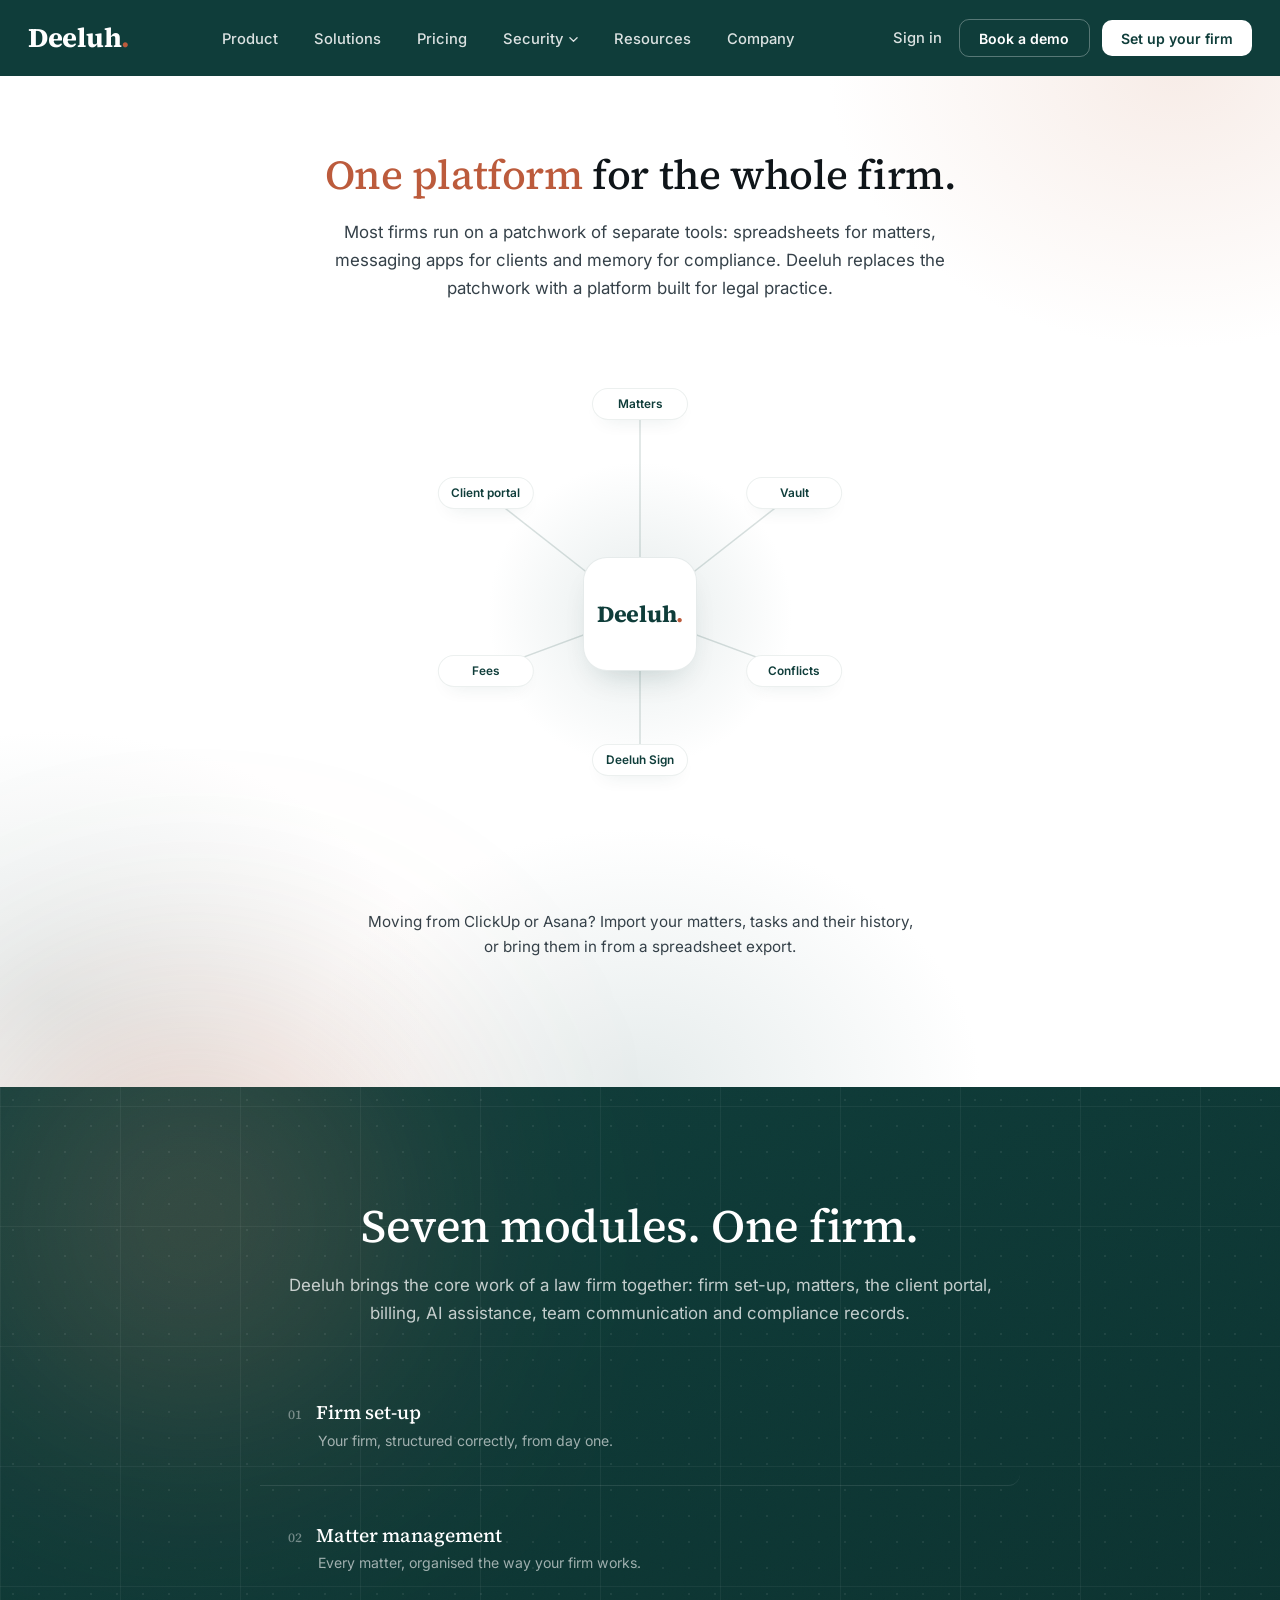
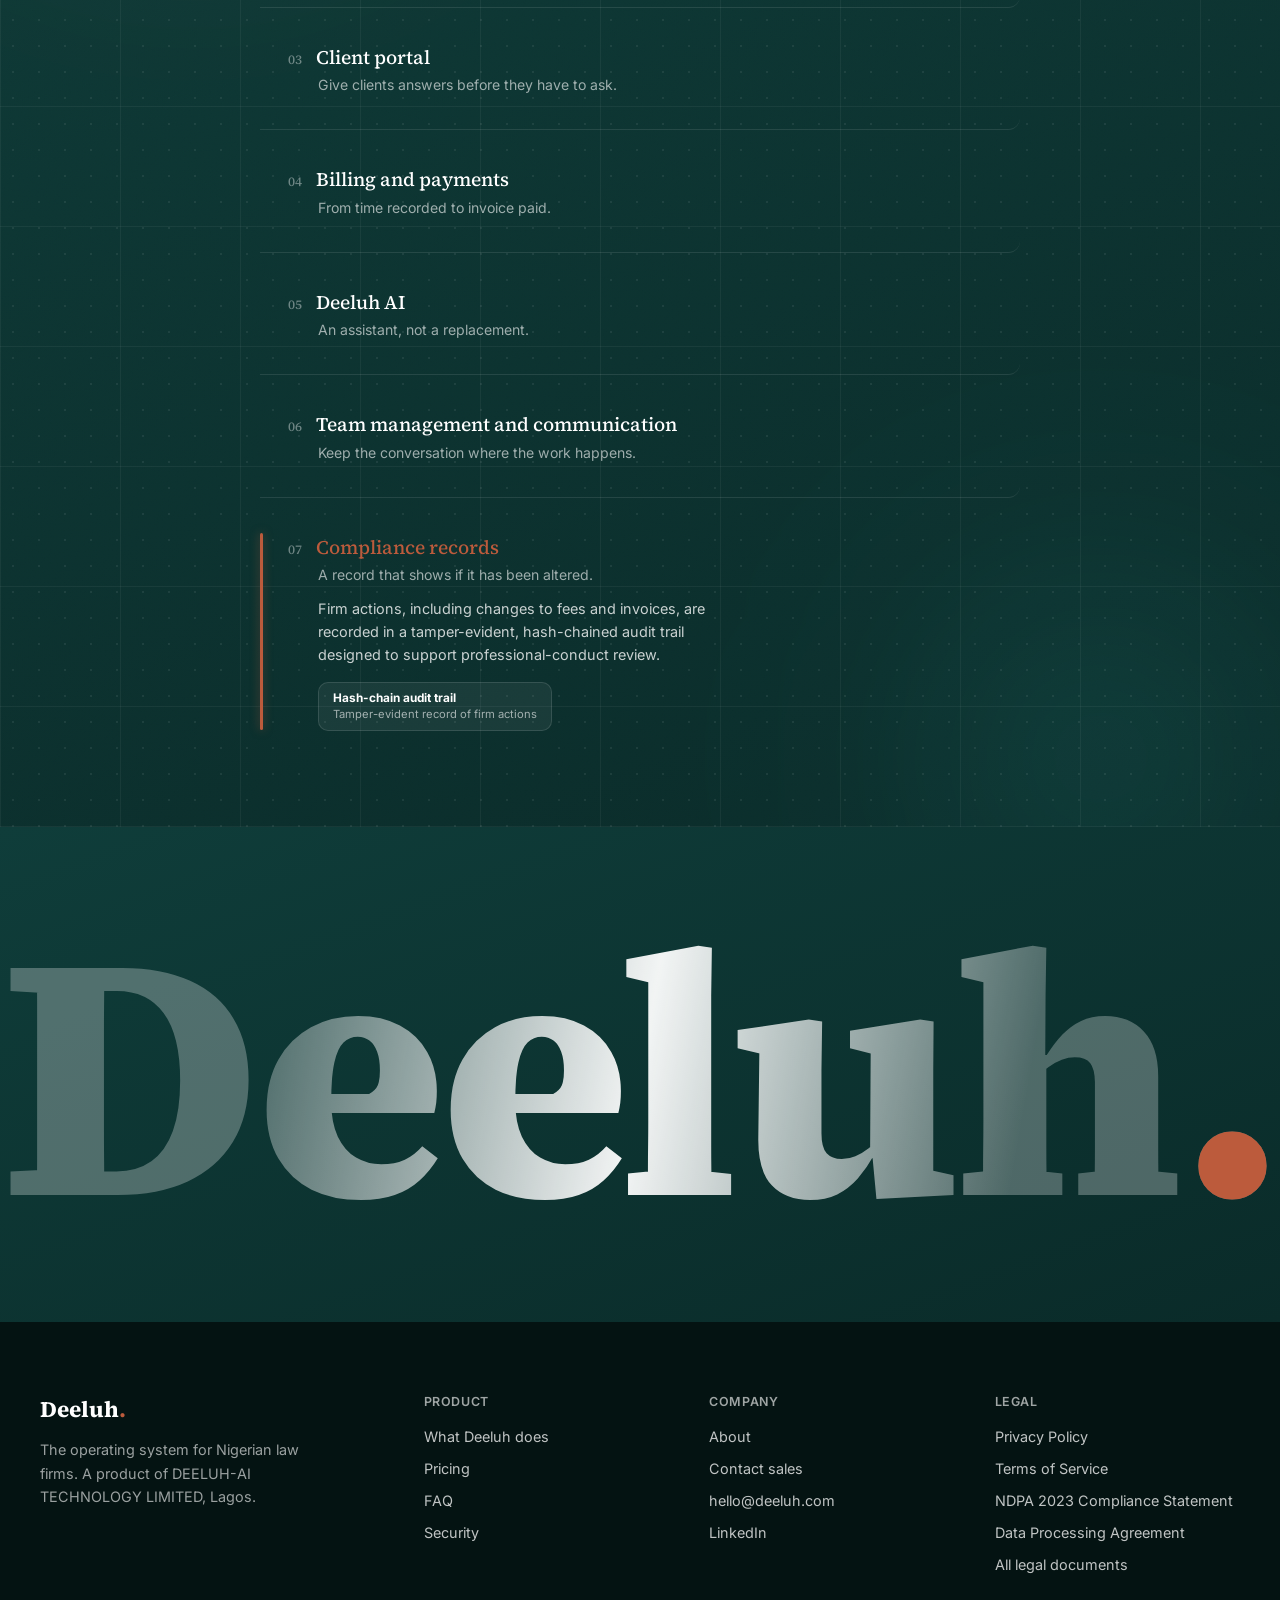
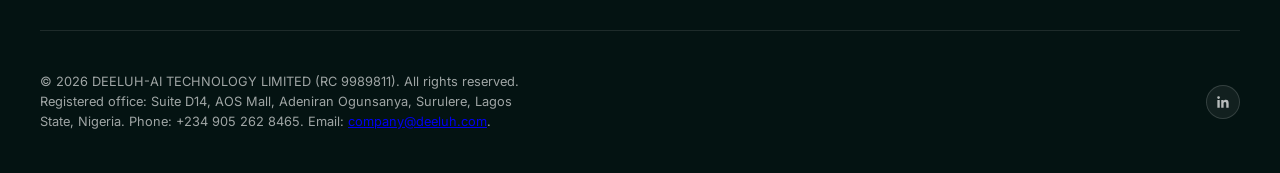
<file: product.html>
<!DOCTYPE html>
<html lang="en">
<head>
<meta charset="UTF-8">
<meta name="viewport" content="width=device-width, initial-scale=1.0">
<title>Product · Deeluh</title>
<meta name="description" content="How Deeluh works: firm set-up, matters, the client portal, billing, Deeluh AI, team management and compliance records, on one platform for the whole firm.">
<link rel="canonical" href="https://deeluh.com/product.html">
<meta property="og:type" content="website">
<meta property="og:site_name" content="Deeluh">
<meta property="og:title" content="Product · Deeluh">
<meta property="og:description" content="How Deeluh works: firm set-up, matters, the client portal, billing, Deeluh AI, team management and compliance records, on one platform for the whole firm.">
<meta property="og:url" content="https://deeluh.com/product.html">
<meta property="og:image" content="https://deeluh.com/assets/images/og-deeluh.png">
<meta property="og:image:width" content="1200">
<meta property="og:image:height" content="630">
<meta name="twitter:card" content="summary_large_image">
<link rel="icon" href="/favicon.ico" sizes="48x48">
<link rel="icon" type="image/png" sizes="32x32" href="/assets/icons/favicon-32.png">
<link rel="apple-touch-icon" href="/assets/icons/apple-touch-icon.png">
<link rel="preload" href="/assets/fonts/source-serif-4-latin-wght.woff2" as="font" type="font/woff2" crossorigin>
<link rel="preload" href="/assets/fonts/inter-latin-wght.woff2" as="font" type="font/woff2" crossorigin>
<link rel="stylesheet" href="styles.css">
<style>

  /* ==========================================================
     "EVERYTHING YOUR FIRM NEEDS" SECTION 
     ========================================================== */
  .ecosystem {
    position: relative;
    padding: 7rem 1.5rem 8rem;
    background-color: #fff;
    background-image:
      radial-gradient(42% 40% at 92% 6%, var(--brand-clay-tint) 0%, rgba(247, 236, 231, 0) 65%),
      radial-gradient(45% 38% at 4% 92%, var(--brand-primary-tint) 0%, rgba(230, 236, 236, 0) 65%),
      radial-gradient(38% 34% at 50% 100%, var(--brand-primary-tint) 0%, rgba(230, 236, 236, 0) 70%);
    background-repeat: no-repeat;
    overflow: hidden;
  }

  .ecosystem__inner {
    max-width: 1100px;
    margin: 0 auto;
  }

  /* ==========================================================
     HEADER — centered, simple fade-up (no letter-spell here,
     per the brief: "heading fades upward, paragraph fades upward")
     ========================================================== */
  .ecosystem__header {
    max-width: 640px;
    margin: 0 auto 4.5rem;
    text-align: center;
  }

  .ecosystem__header h1,
  .ecosystem__header p {
    opacity: 0;
    transform: translateY(24px);
    transition: opacity .8s cubic-bezier(.16,1,.3,1), transform .8s cubic-bezier(.16,1,.3,1);
  }

  .ecosystem.is-visible .ecosystem__header h1 {
    opacity: 1; transform: translateY(0);
  }
  .ecosystem.is-visible .ecosystem__header p {
    opacity: 1; transform: translateY(0);
    transition-delay: .15s;
  }

  .ecosystem__header h1 {
    font-family: var(--font-display);
    font-weight: 500;
    font-size: clamp(2rem, 3.2vw, 2.75rem);
    line-height: 1.15;
    letter-spacing: -0.01em;
    color: var(--ink);
    margin: 0 0 1.25rem;
  }

  .ecosystem__accent {
    color: var(--brand-clay);
  }

  .ecosystem__header p {
    font-size: 1.05rem;
    line-height: 1.65;
    color: var(--ink-2);
    margin: 0 auto;
    max-width: 56ch;
  }

  /* ==========================================================
     DIAGRAM — circular layout container
     ========================================================== */
  .ecosystem__diagram {
    --diagram-size: 480px;
    --radius: 178px;
    --node-size: 84px;
    --center-size: 114px;

    position: relative;
    width: var(--diagram-size);
    height: var(--diagram-size);
    margin: 0 auto;
  }

  /* soft halo glow behind the whole circle — the ambient ring
     visible in the reference image */
  .ecosystem__diagram::before {
    content: "";
    position: absolute;
    inset: 6%;
    border-radius: 50%;
    background: radial-gradient(closest-side, var(--brand-primary-tint) 0%, rgba(230, 236, 236, 0) 72%);
    z-index: 0;
  }

  /* ==========================================================
     CONNECTOR LINES — thin, subtle, fade in last
     ========================================================== */
  .ecosystem__lines {
    position: absolute;
    inset: 0;
    width: 100%;
    height: 100%;
    z-index: 1;
    opacity: 0;
    transition: opacity 1s ease;
    pointer-events: none;
  }

  .ecosystem.is-visible .ecosystem__lines {
    opacity: 1;
    transition-delay: 1.05s;
  }

  .ecosystem__lines line {
    stroke: var(--brand-primary);
    stroke-opacity: 0.16;
    stroke-width: 1.5;
  }

  /* ==========================================================
     CENTER (DEELUH) CARD
     ========================================================== */
  .ecosystem__center {
    position: absolute;
    top: 50%;
    left: 50%;
    width: var(--center-size);
    height: var(--center-size);
    margin: calc(var(--center-size) / -2) 0 0 calc(var(--center-size) / -2);
    z-index: 2;
  }

  .ecosystem__center-inner {
    width: 100%;
    height: 100%;
    opacity: 0;
    transform: scale(0.72);
    transition: opacity .7s cubic-bezier(.16,1,.3,1), transform .7s cubic-bezier(.16,1,.3,1);
  }

  .ecosystem.is-visible .ecosystem__center-inner {
    opacity: 1;
    transform: scale(1);
    transition-delay: .4s;
  }

  .ecosystem__center-card {
    width: 100%;
    height: 100%;
    display: flex;
    align-items: center;
    justify-content: center;
    padding: 18%;
    border-radius: 24px;
    background: #fff;
    border: 1px solid rgba(15, 61, 58, 0.10);
    box-shadow: 0 16px 32px -16px rgba(15, 61, 58, 0.22);
    animation: center-pulse 4.5s ease-in-out infinite;
  }

  .ecosystem__center-card img {
    width: 100%;
    height: auto;
    object-fit: contain;
    display: block;
  }

  /* soft, elegant glow pulse — subtle, not flashy */
  @keyframes center-pulse {
    0%, 100% { box-shadow: 0 16px 32px -16px rgba(15, 61, 58, 0.22), 0 0 0 0 rgba(15, 61, 58, 0.0); }
    50%      { box-shadow: 0 16px 32px -16px rgba(15, 61, 58, 0.22), 0 0 0 10px rgba(15, 61, 58, 0.06); }
  }

  /* ==========================================================
     SURROUNDING APP NODES
     ========================================================== */
  .ecosystem__node {
    position: absolute;
    top: 50%;
    left: 50%;
    width: var(--node-size);
    height: var(--node-size);
    margin: calc(var(--node-size) / -2) 0 0 calc(var(--node-size) / -2);
    /* places the node at --angle degrees around the circle, radius
       away from center, while keeping its own content upright */
    transform: rotate(var(--angle)) translate(var(--radius)) rotate(calc(-1 * var(--angle)));
    z-index: 3;
  }

  /* entrance (opacity only — no transform here, so it never
     fights with the circular-position transform above or the
     floating animation below) */
  .ecosystem__node-float {
    opacity: 0;
    transition: opacity .6s ease;
    transition-delay: var(--node-delay, 0s);
    animation: node-float 5s ease-in-out infinite;
    animation-delay: var(--float-delay, 0s);
  }

  .ecosystem.is-visible .ecosystem__node-float {
    opacity: 1;
  }

  @keyframes node-float {
    0%, 100% { transform: translateY(0); }
    50%      { transform: translateY(-6px); }
  }

  .ecosystem__node-card {
    position: relative;
    width: 100%;
    height: 100%;
    display: flex;
    align-items: center;
    justify-content: center;
    padding: 22%;
    border-radius: 22px;
    background: #fff;
    border: 1px solid rgba(15, 61, 58, 0.08);
    box-shadow: 0 8px 20px -12px rgba(15, 61, 58, 0.20);
    transition: transform .3s cubic-bezier(.2,.8,.2,1), box-shadow .3s ease, border-color .3s ease;
  }

  .ecosystem__node-card img {
    width: 100%;
    height: 100%;
    object-fit: contain;
    display: block;
  }

  /* ==========================================================
     TOOLTIP — desktop hover only
     ========================================================== */
  .ecosystem__tooltip {
    position: absolute;
    bottom: calc(100% + 14px);
    left: 50%;
    transform: translate(-50%, 6px);
    width: 200px;
    padding: .85rem 1rem;
    border-radius: 14px;
    background: var(--brand-primary);
    color: #fff;
    text-align: left;
    opacity: 0;
    pointer-events: none;
    transition: opacity .25s ease, transform .25s ease;
    z-index: 10;
    box-shadow: 0 16px 32px -14px rgba(15, 61, 58, 0.45);
  }

  .ecosystem__tooltip::after {
    content: "";
    position: absolute;
    top: 100%;
    left: 50%;
    transform: translateX(-50%);
    width: 10px;
    height: 10px;
    background: var(--brand-primary);
    clip-path: polygon(0 0, 100% 0, 50% 100%);
  }

  .ecosystem__tooltip-title {
    display: block;
    font-size: .8rem;
    font-weight: 700;
    margin-bottom: .2rem;
  }

  .ecosystem__tooltip-sub {
    display: block;
    font-size: .72rem;
    font-weight: 600;
    color: #e7b7a4;
    text-transform: uppercase;
    letter-spacing: .04em;
    margin-bottom: .35rem;
  }

  .ecosystem__tooltip-desc {
    display: block;
    font-size: .78rem;
    line-height: 1.45;
    color: rgba(255, 255, 255, 0.82);
  }

  /* hover — desktop / fine-pointer devices only, so touch screens
     never get a stuck hover state */
  @media (hover: hover) and (pointer: fine) {
    .ecosystem__node-card:hover {
      transform: translateY(-6px) scale(1.05);
      box-shadow: 0 24px 40px -16px rgba(15, 61, 58, 0.32);
      border-color: rgba(15, 61, 58, 0.18);
    }

    .ecosystem__node-card:hover .ecosystem__tooltip {
      opacity: 1;
      transform: translate(-50%, 0);
    }
  }

  @media (prefers-reduced-motion: reduce) {
    .ecosystem__center-card,
    .ecosystem__node-float {
      animation: none;
    }
    .ecosystem__header h1,
    .ecosystem__header p,
    .ecosystem__center-inner,
    .ecosystem__node-float,
    .ecosystem__lines {
      transition: none;
      opacity: 1;
      transform: none;
    }
  }

  /* ==========================================================
     TABLET — same circular layout, scaled down proportionally
     ========================================================== */
  @media (max-width: 900px) and (min-width: 641px) {
    .ecosystem__diagram {
      --diagram-size: 380px;
      --radius: 138px;
      --node-size: 66px;
      --center-size: 90px;
    }
    .ecosystem__tooltip { width: 172px; }
  }

  /* ==========================================================
     MOBILE — circular layout abandoned entirely: center card on
     top, six app cards in a clean 2-column grid below
     ========================================================== */
  @media (max-width: 640px) {
    .ecosystem { padding: 4.5rem 1.25rem 4rem; }
    .ecosystem__header { margin-bottom: 3rem; }

    .ecosystem__diagram {
      width: 100%;
      height: auto;
      display: flex;
      flex-direction: column;
      align-items: center;
      gap: 1.75rem;
    }

    .ecosystem__diagram::before,
    .ecosystem__lines {
      display: none; /* no halo ring or connector lines on mobile */
    }

    .ecosystem__center {
      position: static;
      margin: 0;
      width: 100px;
      height: 100px;
    }

    .ecosystem__nodes {
      display: grid;
      grid-template-columns: 1fr 1fr;
      gap: 1.1rem;
      width: 100%;
      max-width: 360px;
    }

    .ecosystem__node {
      position: static;
      transform: none;
      width: 100%;
      height: auto;
      margin: 0;
      aspect-ratio: 1 / 1;
    }

    /* tooltips and hover-lift are excluded on mobile via the
       (hover:hover) feature query above, but we also strip the
       transition delay stagger — mobile keeps only a simple,
       uniform fade-up, per the brief */
    .ecosystem__node-float {
      transition-delay: 0s !important;
      animation: none;
    }

    .ecosystem__tooltip { display: none; }
  }

  /* ==========================================================
     SEVEN MODULES SECTION 
     ========================================================== */
     .modules {
    position: relative;
    background: linear-gradient(160deg, var(--brand-primary) 0%, var(--brand-primary-hover) 100%);
    /* overflow: hidden; */
    isolation: isolate;
  }

  .modules::before {
    content: "";
    position: absolute;
    inset: 0;
    background-image: radial-gradient(rgba(255, 255, 255, 0.07) 1px, transparent 1.5px);
    background-size: 26px 26px;
    z-index: 0;
    pointer-events: none;
  }

  .modules::after {
    content: "";
    position: absolute;
    inset: 0;
    background-image:
      repeating-linear-gradient(90deg, rgba(255,255,255,0.05) 0 1px, transparent 1px 120px),
      repeating-linear-gradient(0deg, rgba(255,255,255,0.05) 0 1px, transparent 1px 120px);
    z-index: 0;
    pointer-events: none;
  }

  .modules__aurora {
    position: absolute;
    border-radius: 50%;
    filter: blur(120px);
    mix-blend-mode: screen;
    pointer-events: none;
    z-index: 0;
    will-change: transform;
  }
  .modules__aurora--one {
    width: 46vw; height: 46vw; max-width: 620px; max-height: 620px;
    top: -12%; left: -8%;
    background: radial-gradient(circle, rgba(188, 91, 60, 0.4) 0%, rgba(188, 91, 60, 0) 70%);
    animation: modules-drift-a 42s cubic-bezier(.45,0,.55,1) infinite;
  }
  .modules__aurora--two {
    width: 40vw; height: 40vw; max-width: 560px; max-height: 560px;
    bottom: -14%; right: -6%;
    background: radial-gradient(circle, rgba(15, 61, 58, 0.55) 0%, rgba(15, 61, 58, 0) 70%);
    animation: modules-drift-b 50s cubic-bezier(.45,0,.55,1) infinite;
    animation-delay: -18s;
  }
  @keyframes modules-drift-a {
    0% { transform: translate(0,0) scale(1); }
    50% { transform: translate(6%,8%) scale(1.1); }
    100% { transform: translate(0,0) scale(1); }
  }
  @keyframes modules-drift-b {
    0% { transform: translate(0,0) scale(1); }
    50% { transform: translate(-6%,-6%) scale(0.94); }
    100% { transform: translate(0,0) scale(1); }
  }

  .modules__noise {
    position: absolute;
    inset: 0;
    z-index: 0;
    opacity: 0.05;
    mix-blend-mode: overlay;
    pointer-events: none;
    background-image: url("data:image/svg+xml,%3Csvg xmlns='http://www.w3.org/2000/svg' width='140' height='140'%3E%3Cfilter id='n'%3E%3CfeTurbulence type='fractalNoise' baseFrequency='0.85' numOctaves='2' stitchTiles='stitch'/%3E%3C/filter%3E%3Crect width='100%25' height='100%25' filter='url(%23n)'/%3E%3C/svg%3E");
  }

  @media (prefers-reduced-motion: reduce) {
    .modules__aurora { animation: none; }
  }

  /* ==========================================================
     HEADER
     ========================================================== */
  .modules__header {
    position: relative;
    z-index: 2;
    max-width: 760px;
    margin: 0 auto;
    padding: 7rem 1.5rem 0;
    text-align: center;
  }

  .modules__header h2,
  .modules__header p {
    opacity: 0;
    transform: translateY(28px);
    transition: opacity .8s cubic-bezier(.16,1,.3,1), transform .8s cubic-bezier(.16,1,.3,1);
  }
  .modules.is-visible .modules__header h2 { opacity: 1; transform: translateY(0); }
  .modules.is-visible .modules__header p  { opacity: 1; transform: translateY(0); transition-delay: .15s; }

  .modules__header h2 {
    font-family: var(--font-display);
    font-weight: 500;
    font-size: clamp(2.1rem, 3.6vw, 3rem);
    line-height: 1.15;
    letter-spacing: -0.01em;
    color: #fff;
    margin: 0 0 1.25rem;
  }

  .modules__header p {
    font-size: 1.05rem;
    line-height: 1.65;
    color: rgba(255, 255, 255, 0.75);
    margin: 0;
  }

  /* ==========================================================
     GRID — right preview sticky, left list scrolls past it.
     Same physics as .wdd-grid: the sticky column pins for as
     long as its taller sibling still has height left below the
     viewport, then releases naturally once the list runs out —
     no artificial scroll runway needed.
     ========================================================== */
  .modules__grid {
    position: relative;
    z-index: 2;
    max-width: 1280px;
    margin: 0 auto;
    padding: 4.5rem 1.5rem 6rem;
    display: grid;
    grid-template-columns: 0.92fr 1.15fr;
    gap: 3.5rem;
    align-items: start;
  }

  /* ==========================================================
     LEFT — module list (scrolls normally)
     ========================================================== */
  .modules__list {
    position: relative;
    display: flex;
    flex-direction: column;
    gap: 2.25rem;
  }

  .modules__accent {
    position: absolute;
    left: 0;
    top: 0;
    width: 2.5px;
    border-radius: 2px;
    background: var(--brand-clay);
    box-shadow: 0 0 10px rgba(188, 91, 60, 0.5);
    transition: transform .45s cubic-bezier(.2,.8,.2,1), height .45s cubic-bezier(.2,.8,.2,1);
  }

  .modules__row {
    position: relative;
    padding: 0 0 2.25rem 1.75rem;
    border-bottom: 1px solid rgba(255, 255, 255, 0.10);
    cursor: pointer;
    transition: transform .25s ease, background .25s ease;
    border-radius: 0 12px 12px 0;

    opacity: 0;
    transform: translateY(24px);
  }
  .modules.is-visible .modules__row {
    opacity: 1;
    transform: translateY(0);
    transition: opacity .6s cubic-bezier(.16,1,.3,1), transform .6s cubic-bezier(.16,1,.3,1), background .25s ease;
  }

  .modules__row:last-child { border-bottom: none; padding-bottom: 0; }

  .modules__row:hover {
    background: rgba(255, 255, 255, 0.04);
    transform: translateY(-2px);
  }
  .modules.is-visible .modules__row:hover { transform: translateY(-2px); }

  .modules__row-top {
    display: flex;
    align-items: baseline;
    gap: .85rem;
  }

  .modules__num {
    font-family: var(--font-display);
    font-size: .82rem;
    font-weight: 500;
    color: rgba(255, 255, 255, 0.4);
    flex-shrink: 0;
  }

  /* headers now use Hedvig + <h3>, matching every other section's
     card/module title pattern on the site — colors untouched */
  .modules__title {
    margin: 0;
    font-family: var(--font-display);
    font-weight: 500;
    font-size: 1.2rem;
    color: #fff;
    transition: color .25s ease;
  }
  .modules__row:hover .modules__title,
  .modules__row.is-active .modules__title { color: var(--brand-clay); }

  .modules__short {
    margin: .4rem 0 0 1.9rem;
    font-size: .88rem;
    color: rgba(255, 255, 255, 0.6);
  }

  .modules__full {
    margin: 0 0 0 1.9rem;
    display: grid;
    grid-template-rows: 0fr;
    transition: grid-template-rows .45s cubic-bezier(.2,.8,.2,1);
  }
  .modules__row.is-active .modules__full { grid-template-rows: 1fr; }

  .modules__full-inner { overflow: hidden; }

  .modules__full p {
    margin: .85rem 0 0;
    font-size: .9rem;
    line-height: 1.6;
    color: rgba(255, 255, 255, 0.78);
    max-width: 44ch;
  }

  .modules__badges {
    display: flex;
    flex-wrap: wrap;
    gap: .6rem;
    margin-top: 1rem;
  }

  .modules__badge {
    display: flex;
    flex-direction: column;
    padding: .55rem .85rem;
    border-radius: 10px;
    background: rgba(255, 255, 255, 0.06);
    border: 1px solid rgba(255, 255, 255, 0.12);
  }

  .modules__badge-title {
    font-size: .74rem;
    font-weight: 700;
    color: #fff;
  }

  .modules__badge-sub {
    font-size: .7rem;
    color: rgba(255, 255, 255, 0.6);
    margin-top: .1rem;
  }

  /* ==========================================================
     RIGHT — sticky browser-chrome preview
     ========================================================== */
  .modules__preview {
    position: sticky;
    top: 6rem;
    align-self: start;

    opacity: 0;
    transform: translateY(28px);
    transition: opacity .8s cubic-bezier(.16,1,.3,1), transform .8s cubic-bezier(.16,1,.3,1);
  }
  .modules.is-visible .modules__preview {
    opacity: 1;
    transform: translateY(0);
    transition-delay: .3s;
  }

  .modules__preview-frame {
    border-radius: 16px;
    overflow: hidden;
    background: #f4f5f6;
    border: 1px solid rgba(255, 255, 255, 0.14);
    box-shadow: 0 40px 80px -30px rgba(0, 0, 0, 0.55);
    animation: modules-float 7s ease-in-out infinite;
  }

  @keyframes modules-float {
    0%, 100% { transform: translateY(0); }
    50% { transform: translateY(-7px); }
  }

  .modules__browser-bar {
    display: flex;
    align-items: center;
    gap: .5rem;
    padding: .7rem .9rem;
    background: #e7e9ea;
    border-bottom: 1px solid rgba(15, 21, 25, 0.06);
  }

  .modules__browser-dot {
    width: 9px;
    height: 9px;
    border-radius: 50%;
    background: #d3d6d8;
  }

  .modules__browser-url {
    flex: 1;
    height: 20px;
    border-radius: 6px;
    background: #fff;
    margin-left: .5rem;
  }

  .modules__shot-wrap {
    position: relative;
    width: 100%;
    aspect-ratio: 16 / 10.2;
  }

  .modules__shot {
    position: absolute;
    inset: 0;
    width: 100%;
    height: 100%;
    object-fit: cover;
    object-position: top center;
    opacity: 0;
    transform: translateY(12px) scale(0.98);
    transition: opacity .35s ease, transform .35s ease;
  }
  .modules__shot.is-active {
    opacity: 1;
    transform: translateY(0) scale(1);
    position: relative;
  }

  /* ==========================================================
     MOBILE-ONLY ACCORDION
     ========================================================== */
  .modules__mobile { display: none; }

  /* ==========================================================
     TABLET
     ========================================================== */
  @media (max-width: 1100px) and (min-width: 901px) {
    .modules__grid { gap: 2.25rem; grid-template-columns: 1fr 1fr; }
    .modules__title { font-size: 1.08rem; }
  }

  /* ==========================================================
     MOBILE — real accordion, no sticky
     ========================================================== */
  @media (max-width: 900px) {
    .modules__grid { display: none; }
    .modules__mobile { display: block; }

    .modules__header { padding: 4.5rem 1.25rem 0; }

    .modules__mobile-inner {
      position: relative;
      z-index: 2;
      max-width: 640px;
      margin: 0 auto;
      padding: 3rem 1.25rem 5rem;
    }

    .modules__m-item {
      border-bottom: 1px solid rgba(255, 255, 255, 0.12);
      opacity: 0;
      transform: translateY(20px);
      transition: opacity .6s ease, transform .6s ease;
    }
    .modules__mobile.is-visible .modules__m-item {
      opacity: 1;
      transform: translateY(0);
    }

    .modules__m-trigger {
      width: 100%;
      display: flex;
      align-items: baseline;
      gap: .75rem;
      padding: 1.35rem 0;
      background: none;
      border: none;
      text-align: left;
      cursor: pointer;
    }

    .modules__m-num {
      font-family: var(--font-display);
      font-size: .78rem;
      color: rgba(255, 255, 255, 0.4);
      flex-shrink: 0;
    }

    .modules__m-title {
      margin: 0;
      font-family: var(--font-display);
      font-weight: 500;
      font-size: 1.08rem;
      color: #fff;
    }
    .modules__m-item.is-open .modules__m-title { color: var(--brand-clay); }

    .modules__m-short {
      margin: -0.5rem 0 0 1.75rem;
      font-size: .85rem;
      color: rgba(255, 255, 255, 0.6);
      padding-bottom: 1rem;
    }

    .modules__m-panel {
      display: grid;
      grid-template-rows: 0fr;
      transition: grid-template-rows .4s cubic-bezier(.2,.8,.2,1);
    }
    .modules__m-item.is-open .modules__m-panel { grid-template-rows: 1fr; }
    .modules__m-panel-inner { overflow: hidden; }

    .modules__m-panel p {
      margin: 0 0 1.1rem;
      font-size: .88rem;
      line-height: 1.6;
      color: rgba(255, 255, 255, 0.78);
    }

    .modules__m-shot-frame {
      border-radius: 14px;
      overflow: hidden;
      background: #f4f5f6;
      border: 1px solid rgba(255, 255, 255, 0.14);
      box-shadow: 0 20px 40px -20px rgba(0, 0, 0, 0.5);
      margin-bottom: 1.25rem;
    }

    .modules__m-shot-frame img {
      width: 100%;
      display: block;
    }
  }

  @media (prefers-reduced-motion: reduce) {
    .modules__row, .modules__preview, .modules__header h2, .modules__header p,
    .modules__m-item, .modules__preview-frame, .modules__accent, .modules__shot {
      transition: none;
      animation: none;
    }
  }

  /* ==========================================================
     BIG LOGO SECTION BEFORE FOOTER
     ========================================================== */
     .logo-section {
    position: relative;
    min-height: 55vh;
    display: flex;
    align-items: center;
    justify-content: center;
    /* padding: 2rem 2rem; */
    background: linear-gradient(160deg, var(--brand-clay) 0%, var(--brand-clay-hover) 100%);
    overflow: hidden;
  }

  .logo-wrap {
    width: 100%;
    max-width: 1400px;
    text-align: center;
  }

  /* the wordmark itself — width is set by JS so it always spans
     edge-to-edge regardless of font metrics or viewport size */
  .logo-text {
    display: inline-block;
    /* font-family: var(--font-body); */
    font-family: var(--font-display);
    font-weight: 800;
    line-height: 1;
    letter-spacing: -0.02em;
    white-space: nowrap;

    /* the shimmer: a soft translucent base with a bright band that
       sweeps across it — the "light passing over metal" look */
    background-image: linear-gradient(
      100deg,
      rgba(255, 255, 255, 0.28) 0%,
      rgba(255, 255, 255, 0.28) 40%,
      rgba(255, 255, 255, 0.95) 50%,
      rgba(255, 255, 255, 0.28) 60%,
      rgba(255, 255, 255, 0.28) 100%
    );
    background-size: 300% 100%;
    background-position: -100% 0;
    -webkit-background-clip: text;
    background-clip: text;
    color: transparent;

    animation-name: shine-sweep;
    animation-duration: var(--shine-cycle);
    animation-timing-function: ease-in-out;
    animation-iteration-count: infinite;
  }

  /* the sweep itself happens fast, early in the cycle, then holds
     and waits for the next loop — that pause is what makes the
     "cycle length" feel like a repeat interval rather than a
     constant back-and-forth shimmer */
  @keyframes shine-sweep {
    0%   { background-position: -120% 0; }
    70%  { background-position: 220% 0; }
    100% { background-position: 220% 0; }
  }

  @media (prefers-reduced-motion: reduce) {
    .logo-text {
      animation: none;
      background-position: 0 0;
    }
  }

  @media (max-width: 640px) {
    .logo-section { min-height: 38vh; padding: 3rem 1.25rem; }
  }


  /* ==========================================================
     31 OCT 2026 SITE CORRECTIONS (30 Oct website review)
     ========================================================== */
  /* the hub shows Deeluh's own modules, by the names the app uses (C-04, D-10, B-09) */
  .ecosystem__header { padding-top: 2.5rem; }
  .ecosystem__diagram { --node-size: 96px; }
  .ecosystem__node-card--text { padding: 8px; text-align: center; }
  .ecosystem__node-name { font-size: .74rem; font-weight: 600; line-height: 1.2; color: var(--brand-primary); }
  .wordmark--hub { font-size: 1.45rem; color: var(--brand-primary); }
  .ecosystem__import { max-width: 560px; margin: 3.5rem auto 0; text-align: center; font-size: .95rem; line-height: 1.6; color: var(--ink-2); }
  @media (max-width: 900px) and (min-width: 641px) { .ecosystem__diagram { --node-size: 82px; } .ecosystem__node-name { font-size: .68rem; } }
  @media (max-width: 640px) {
    .ecosystem__node { aspect-ratio: auto; }
    .ecosystem__node-card--text { padding: 1rem .75rem; min-height: 64px; }
    .ecosystem__node-name { font-size: .88rem; }
  }
  /* the product pictures were taken down (D-13), so the module list stands alone */
  .modules__grid { grid-template-columns: minmax(0, 760px); justify-content: center; }
  @media (max-width: 1100px) and (min-width: 901px) { .modules__grid { grid-template-columns: minmax(0, 760px); } }
  .logo-section { background: linear-gradient(160deg, var(--brand-primary) 0%, var(--brand-primary-hover) 100%); }
</style>
</head>
<body>

<!-- NAVBAR -->

<nav class="navbar" id="siteNavbar">
  <div class="navbar__inner">

    <a href="index.html" class="navbar__logo" aria-label="Deeluh home page"><span class="wordmark">Deeluh<span class="wordmark__dot">.</span></span></a>

    <ul class="navbar__menu">
      <li><a href="product.html">Product</a></li>
      <li><a href="solutions.html">Solutions</a></li>
      <li><a href="index.html#pricing">Pricing</a></li>

      <li class="navbar__item--dropdown">
        <button class="navbar__dropdown-trigger" type="button" aria-haspopup="true" aria-expanded="false">
          Security
          <svg class="navbar__dropdown-caret" viewBox="0 0 10 6" fill="none" aria-hidden="true">
            <path d="M1 1l4 4 4-4" stroke="currentColor" stroke-width="1.4" stroke-linecap="round" stroke-linejoin="round"/>
          </svg>
        </button>
        <div class="navbar__dropdown-panel">
          <a href="legal.html#security" class="navbar__dropdown-link">Security Overview</a>
          <a href="legal.html" class="navbar__dropdown-link">Legal</a>
        </div>
      </li>

      <li><a href="resources.html">Resources</a></li>
      <li><a href="company.html">Company</a></li>
    </ul>

    <div class="navbar__actions">
      <a href="https://app.deeluh.com/auth/login" class="navbar__signin">Sign in</a>
      <a href="https://calendly.com/deeluhhq" class="navbar__btn navbar__btn--ghost">Book a demo</a>
      <a href="https://app.deeluh.com/auth/signup" class="navbar__btn navbar__btn--primary">Set up your firm</a>
    </div>

    <button class="navbar__burger" id="navBurger" aria-label="Toggle menu" aria-expanded="false">
      <span></span><span></span><span></span>
    </button>

  </div>

  <div class="navbar__mobile" id="navMobile">
    <div class="navbar__mobile-inner">
      <ul class="navbar__mobile-links">
        <li><a href="product.html">Product</a></li>
        <li><a href="solutions.html">Solutions</a></li>
        <li><a href="index.html#pricing">Pricing</a></li>

        <li class="navbar__mobile-dropdown" id="navLegalDropdown">
          <button class="navbar__mobile-dropdown-trigger" type="button" aria-expanded="false" aria-controls="navLegalPanel">
            Security
            <svg class="navbar__mobile-dropdown-caret" viewBox="0 0 10 6" fill="none" aria-hidden="true">
              <path d="M1 1l4 4 4-4" stroke="currentColor" stroke-width="1.4" stroke-linecap="round" stroke-linejoin="round"/>
            </svg>
          </button>
          <div class="navbar__mobile-dropdown-panel" id="navLegalPanel">
            <div class="navbar__mobile-dropdown-inner">
              <a href="legal.html#security" class="navbar__dropdown-link">Security Overview</a>
              <a href="legal.html" class="navbar__dropdown-link">Legal</a>
            </div>
          </div>
        </li>

        <li><a href="resources.html">Resources</a></li>
        <li><a href="company.html">Company</a></li>
      </ul>
      <div class="navbar__mobile-actions">
        <a href="https://app.deeluh.com/auth/signup" class="navbar__btn navbar__btn--primary">Set up your firm</a>
        <a href="https://calendly.com/deeluhhq" class="navbar__btn navbar__btn--ghost">Book a demo</a>
        <a href="https://app.deeluh.com/auth/login" class="navbar__btn navbar__btn--ghost">Sign in</a>
      </div>
    </div>
  </div>
</nav>

<script>
  const navbar = document.getElementById('siteNavbar');
  const burger = document.getElementById('navBurger');

  // swap green → white once scrolled past a small threshold
  function updateNavbarScrollState() {
    navbar.classList.toggle('is-scrolled', window.scrollY > 40);
  }
  window.addEventListener('scroll', updateNavbarScrollState, { passive: true });
  updateNavbarScrollState();

  // hamburger toggle
  burger.addEventListener('click', () => {
    const isOpen = navbar.classList.toggle('is-open');
    burger.setAttribute('aria-expanded', String(isOpen));
  });

  // close the mobile menu if the viewport grows back past the breakpoint
  window.addEventListener('resize', () => {
    if (window.matchMedia('(min-width: 981px)').matches) {
      navbar.classList.remove('is-open');
      burger.setAttribute('aria-expanded', 'false');
    }
  });
</script>

<!-- LEGAL DROPDOWN (nav) — click-to-open accordion on mobile -->
<script>
  (function () {
    const legalDropdown = document.getElementById('navLegalDropdown');
    if (!legalDropdown) return;
    const trigger = legalDropdown.querySelector('.navbar__mobile-dropdown-trigger');

    trigger.addEventListener('click', () => {
      const isOpen = legalDropdown.classList.toggle('is-open');
      trigger.setAttribute('aria-expanded', String(isOpen));
    });

    // collapse the accordion if the viewport grows back into desktop
    // width, so it doesn't stay stuck open behind the hover dropdown
    window.addEventListener('resize', () => {
      if (window.matchMedia('(min-width: 981px)').matches) {
        legalDropdown.classList.remove('is-open');
        trigger.setAttribute('aria-expanded', 'false');
      }
    });
  })();
</script>

<!-- END OF NAVBAR -->


<!-- EVERYTHING YOUR FIRM NEEDS SECTION  -->

<section class="ecosystem" id="ecosystem">
  <div class="ecosystem__inner">

    <div class="ecosystem__header">
      <h1><span class="ecosystem__accent">One platform</span> for the whole firm.</h1>
      <p>Most firms run on a patchwork of separate tools: spreadsheets for matters, messaging apps for clients and memory for compliance. Deeluh replaces the patchwork with a platform built for legal practice.</p>
    </div>

    <div class="ecosystem__diagram" id="ecosystemDiagram">

      <svg class="ecosystem__lines" id="ecosystemLines"></svg>

      <div class="ecosystem__center">
        <div class="ecosystem__center-inner">
          <div class="ecosystem__center-card">
            <span class="wordmark wordmark--hub">Deeluh<span class="wordmark__dot">.</span></span>
          </div>
        </div>
      </div>

      <div class="ecosystem__nodes">

        <div class="ecosystem__node" data-node style="--angle: -90deg; --node-delay: .55s; --float-delay: 0s;">
          <div class="ecosystem__node-float">
            <div class="ecosystem__node-card ecosystem__node-card--text">
              <span class="ecosystem__node-name">Matters</span>
              <span class="ecosystem__tooltip">
                <span class="ecosystem__tooltip-sub">Deeluh module</span>
                <span class="ecosystem__tooltip-title">Matters</span>
                <span class="ecosystem__tooltip-desc">Track every matter from intake to close, on a board by stage.</span>
              </span>
            </div>
          </div>
        </div>

        <div class="ecosystem__node" data-node style="--angle: -30deg; --node-delay: .63s; --float-delay: .6s;">
          <div class="ecosystem__node-float">
            <div class="ecosystem__node-card ecosystem__node-card--text">
              <span class="ecosystem__node-name">Vault</span>
              <span class="ecosystem__tooltip">
                <span class="ecosystem__tooltip-sub">Deeluh module</span>
                <span class="ecosystem__tooltip-title">Vault</span>
                <span class="ecosystem__tooltip-desc">Keep your firm's documents in one place, and ask questions of them.</span>
              </span>
            </div>
          </div>
        </div>

        <div class="ecosystem__node" data-node style="--angle: 30deg; --node-delay: .71s; --float-delay: 1.2s;">
          <div class="ecosystem__node-float">
            <div class="ecosystem__node-card ecosystem__node-card--text">
              <span class="ecosystem__node-name">Conflicts</span>
              <span class="ecosystem__tooltip">
                <span class="ecosystem__tooltip-sub">Deeluh module</span>
                <span class="ecosystem__tooltip-title">Conflicts</span>
                <span class="ecosystem__tooltip-desc">Check a new client or matter against your firm's records before you take it on.</span>
              </span>
            </div>
          </div>
        </div>

        <div class="ecosystem__node" data-node style="--angle: 90deg; --node-delay: .79s; --float-delay: 1.8s;">
          <div class="ecosystem__node-float">
            <div class="ecosystem__node-card ecosystem__node-card--text">
              <span class="ecosystem__node-name">Deeluh Sign</span>
              <span class="ecosystem__tooltip">
                <span class="ecosystem__tooltip-sub">Deeluh module</span>
                <span class="ecosystem__tooltip-title">Deeluh Sign</span>
                <span class="ecosystem__tooltip-desc">Send documents for signature and see who has signed.</span>
              </span>
            </div>
          </div>
        </div>

        <div class="ecosystem__node" data-node style="--angle: 150deg; --node-delay: .87s; --float-delay: 2.4s;">
          <div class="ecosystem__node-float">
            <div class="ecosystem__node-card ecosystem__node-card--text">
              <span class="ecosystem__node-name">Fees</span>
              <span class="ecosystem__tooltip">
                <span class="ecosystem__tooltip-sub">Deeluh module</span>
                <span class="ecosystem__tooltip-title">Fees</span>
                <span class="ecosystem__tooltip-desc">Record time, raise invoices line by line and send reminders when they fall due.</span>
              </span>
            </div>
          </div>
        </div>

        <div class="ecosystem__node" data-node style="--angle: 210deg; --node-delay: .95s; --float-delay: 3s;">
          <div class="ecosystem__node-float">
            <div class="ecosystem__node-card ecosystem__node-card--text">
              <span class="ecosystem__node-name">Client portal</span>
              <span class="ecosystem__tooltip">
                <span class="ecosystem__tooltip-sub">Deeluh module</span>
                <span class="ecosystem__tooltip-title">Client portal</span>
                <span class="ecosystem__tooltip-desc">A secure private link for each matter, where your clients see what you share.</span>
              </span>
            </div>
          </div>
        </div>

      </div>

    </div>

    <p class="ecosystem__import">Moving from ClickUp or Asana? Import your matters, tasks and their history, or bring them in from a spreadsheet export.</p>

  </div>
</section>

<script>
  (function () {
    const section = document.getElementById('ecosystem');
    if (!section) return;

    // fires the whole entrance sequence once, when the section
    // enters the viewport — CSS transition-delays on each element
    // handle the actual staggered sequencing
    const revealObserver = new IntersectionObserver((entries) => {
      entries.forEach(entry => {
        if (entry.isIntersecting) {
          section.classList.add('is-visible');
          revealObserver.unobserve(entry.target);
        }
      });
    }, { threshold: 0.2 });

    revealObserver.observe(section);

    // draws the connector lines from each node's actual rendered
    // center to the diagram's center — measured in real pixels so
    // it stays correct at any diagram size (desktop/tablet)
    const diagram = document.getElementById('ecosystemDiagram');
    const linesSvg = document.getElementById('ecosystemLines');
    const centerEl = section.querySelector('.ecosystem__center');
    const nodeEls = section.querySelectorAll('[data-node]');

    function drawConnectors() {
      if (!diagram || !linesSvg || !centerEl) return;
      if (window.innerWidth <= 640) return; // mobile has no circular layout / no lines

      const diagramRect = diagram.getBoundingClientRect();
      linesSvg.setAttribute('viewBox', `0 0 ${diagramRect.width} ${diagramRect.height}`);
      linesSvg.innerHTML = '';

      const centerRect = centerEl.getBoundingClientRect();
      const cx = centerRect.left + centerRect.width / 2 - diagramRect.left;
      const cy = centerRect.top + centerRect.height / 2 - diagramRect.top;

      nodeEls.forEach(node => {
        const nodeRect = (node.querySelector('.ecosystem__node-card') || node).getBoundingClientRect();
        const nx = nodeRect.left + nodeRect.width / 2 - diagramRect.left;
        const ny = nodeRect.top + nodeRect.height / 2 - diagramRect.top;

        const line = document.createElementNS('http://www.w3.org/2000/svg', 'line');
        line.setAttribute('x1', cx);
        line.setAttribute('y1', cy);
        line.setAttribute('x2', nx);
        line.setAttribute('y2', ny);
        linesSvg.appendChild(line);
      });
    }

    window.addEventListener('load', drawConnectors);
    window.addEventListener('resize', drawConnectors);
    // fonts loading late can shift layout slightly — redraw once
    // everything has definitely settled
    setTimeout(drawConnectors, 300);
    drawConnectors();
  })();
</script>

<!-- END OF EVERYTHING YOUR FIRM NEEDS SECTION  -->

<!-- SEVEN MODULES SECTION  -->

<section class="modules" id="modulesSection">
  <span class="modules__aurora modules__aurora--one"></span>
  <span class="modules__aurora modules__aurora--two"></span>
  <span class="modules__noise"></span>
  <div class="modules__header">
    <h2>Seven modules. One firm.</h2>
    <p>Deeluh brings the core work of a law firm together: firm set-up, matters, the client portal, billing, AI assistance, team communication and compliance records.</p>
  </div>

  <!-- ================= DESKTOP ================= -->
  <div class="modules__grid" id="modulesGrid">

    <div class="modules__list" id="modulesList">
      <span class="modules__accent" id="modulesAccent"></span>

      <div class="modules__row is-active" data-index="0" tabindex="0">
        <div class="modules__row-top">
          <span class="modules__num">01</span>
          <h3 class="modules__title">Firm set-up</h3>
        </div>
        <p class="modules__short">Your firm, structured correctly, from day one.</p>
        <div class="modules__full"><div class="modules__full-inner">
          <p>Set up your firm structure and invite your team with the right permissions. Whether you're a sole practitioner or a multi-partner firm, Deeluh asks the right questions up front, so billing and access are configured correctly from the start.</p>
        </div></div>
      </div>

      <div class="modules__row" data-index="1" tabindex="0">
        <div class="modules__row-top">
          <span class="modules__num">02</span>
          <h3 class="modules__title">Matter management</h3>
        </div>
        <p class="modules__short">Every matter, organised the way your firm works.</p>
        <div class="modules__full"><div class="modules__full-inner">
          <p>Track every matter from intake to close on a board built for legal work. Parties, deadlines, documents, time entries and activity history sit together, and changes are recorded in the firm's audit trail.</p>
        </div></div>
      </div>

      <div class="modules__row" data-index="2" tabindex="0">
        <div class="modules__row-top">
          <span class="modules__num">03</span>
          <h3 class="modules__title">Client portal</h3>
        </div>
        <p class="modules__short">Give clients answers before they have to ask.</p>
        <div class="modules__full"><div class="modules__full-inner">
          <p>A secure private link for each matter, where clients see what you share, sign and upload what you ask for, view their invoices and message your team without calling your office for updates.</p>
        </div></div>
      </div>

      <div class="modules__row" data-index="3" tabindex="0">
        <div class="modules__row-top">
          <span class="modules__num">04</span>
          <h3 class="modules__title">Billing and payments</h3>
        </div>
        <p class="modules__short">From time recorded to invoice paid.</p>
        <div class="modules__full"><div class="modules__full-inner">
          <p>Record billable time against each matter, raise invoices line by line, send reminders when they fall due and take card payments through your firm's own Paystack or Stripe account. Built for Nigerian legal practice, with billing in naira.</p>
        </div></div>
      </div>

      <div class="modules__row" data-index="4" tabindex="0">
        <div class="modules__row-top">
          <span class="modules__num">05</span>
          <h3 class="modules__title">Deeluh AI</h3>
        </div>
        <p class="modules__short">An assistant, not a replacement.</p>
        <div class="modules__full"><div class="modules__full-inner">
          <p>Deeluh AI helps with drafting, contract review and questions about your firm's own documents. Lawyers review every result and decide what is used.</p>
        </div></div>
      </div>

      <div class="modules__row" data-index="5" tabindex="0">
        <div class="modules__row-top">
          <span class="modules__num">06</span>
          <h3 class="modules__title">Team management and communication</h3>
        </div>
        <p class="modules__short">Keep the conversation where the work happens.</p>
        <div class="modules__full"><div class="modules__full-inner">
          <p>Manage permissions, workloads and collaboration across your firm. Discussion stays inside each matter, and clients message your team through the client portal. WhatsApp Business is being piloted with one firm and is not yet available more widely.</p>
        </div></div>
      </div>

      <div class="modules__row" data-index="6" tabindex="0">
        <div class="modules__row-top">
          <span class="modules__num">07</span>
          <h3 class="modules__title">Compliance records</h3>
        </div>
        <p class="modules__short">A record that shows if it has been altered.</p>
        <div class="modules__full"><div class="modules__full-inner">
          <p>Firm actions, including changes to fees and invoices, are recorded in a tamper-evident, hash-chained audit trail designed to support professional-conduct review.</p>
          <div class="modules__badges">
            <span class="modules__badge">
              <span class="modules__badge-title">Hash-chain audit trail</span>
              <span class="modules__badge-sub">Tamper-evident record of firm actions</span>
            </span>
          </div>
        </div></div>
      </div>
    </div>

  </div>

  <!-- ================= MOBILE: accordion ================= -->
  <div class="modules__mobile" id="modulesMobile">
    <div class="modules__mobile-inner">

      <div class="modules__m-item is-open" data-index="0">
        <button class="modules__m-trigger">
          <span class="modules__m-num">01</span>
          <span class="modules__m-title">Firm set-up</span>
        </button>
        <p class="modules__m-short">Your firm, structured correctly, from day one.</p>
        <div class="modules__m-panel"><div class="modules__m-panel-inner">
          <p>Set up your firm structure and invite your team with the right permissions. Whether you're a sole practitioner or a multi-partner firm, Deeluh asks the right questions up front, so billing and access are configured correctly from the start.</p>
        </div></div>
      </div>

      <div class="modules__m-item" data-index="1">
        <button class="modules__m-trigger">
          <span class="modules__m-num">02</span>
          <span class="modules__m-title">Matter management</span>
        </button>
        <p class="modules__m-short">Every matter, organised the way your firm works.</p>
        <div class="modules__m-panel"><div class="modules__m-panel-inner">
          <p>Track every matter from intake to close on a board built for legal work. Parties, deadlines, documents, time entries and activity history sit together, and changes are recorded in the firm's audit trail.</p>
        </div></div>
      </div>

      <div class="modules__m-item" data-index="2">
        <button class="modules__m-trigger">
          <span class="modules__m-num">03</span>
          <span class="modules__m-title">Client portal</span>
        </button>
        <p class="modules__m-short">Give clients answers before they have to ask.</p>
        <div class="modules__m-panel"><div class="modules__m-panel-inner">
          <p>A secure private link for each matter, where clients see what you share, sign and upload what you ask for, view their invoices and message your team without calling your office for updates.</p>
        </div></div>
      </div>

      <div class="modules__m-item" data-index="3">
        <button class="modules__m-trigger">
          <span class="modules__m-num">04</span>
          <span class="modules__m-title">Billing and payments</span>
        </button>
        <p class="modules__m-short">From time recorded to invoice paid.</p>
        <div class="modules__m-panel"><div class="modules__m-panel-inner">
          <p>Record billable time against each matter, raise invoices line by line, send reminders when they fall due and take card payments through your firm's own Paystack or Stripe account. Built for Nigerian legal practice, with billing in naira.</p>
        </div></div>
      </div>

      <div class="modules__m-item" data-index="4">
        <button class="modules__m-trigger">
          <span class="modules__m-num">05</span>
          <span class="modules__m-title">Deeluh AI</span>
        </button>
        <p class="modules__m-short">An assistant, not a replacement.</p>
        <div class="modules__m-panel"><div class="modules__m-panel-inner">
          <p>Deeluh AI helps with drafting, contract review and questions about your firm's own documents. Lawyers review every result and decide what is used.</p>
        </div></div>
      </div>

      <div class="modules__m-item" data-index="5">
        <button class="modules__m-trigger">
          <span class="modules__m-num">06</span>
          <span class="modules__m-title">Team management and communication</span>
        </button>
        <p class="modules__m-short">Keep the conversation where the work happens.</p>
        <div class="modules__m-panel"><div class="modules__m-panel-inner">
          <p>Manage permissions, workloads and collaboration across your firm. Discussion stays inside each matter, and clients message your team through the client portal. WhatsApp Business is being piloted with one firm and is not yet available more widely.</p>
        </div></div>
      </div>

      <div class="modules__m-item" data-index="6">
        <button class="modules__m-trigger">
          <span class="modules__m-num">07</span>
          <span class="modules__m-title">Compliance records</span>
        </button>
        <p class="modules__m-short">A record that shows if it has been altered.</p>
        <div class="modules__m-panel"><div class="modules__m-panel-inner">
          <p>Firm actions, including changes to fees and invoices, are recorded in a tamper-evident, hash-chained audit trail designed to support professional-conduct review.</p>
          <div class="modules__badges">
            <span class="modules__badge">
              <span class="modules__badge-title">Hash-chain audit trail</span>
              <span class="modules__badge-sub">Tamper-evident record of firm actions</span>
            </span>
          </div>
        </div></div>
      </div>

    </div>
  </div>

</section>

<script>
(function () {
  const section = document.getElementById('modulesSection');

  /* ---- entrance reveal ---- */
  const revealObserver = new IntersectionObserver((entries) => {
    entries.forEach(entry => {
      if (entry.isIntersecting) {
        section.classList.add('is-visible');
        document.getElementById('modulesMobile').classList.add('is-visible');
        revealObserver.unobserve(entry.target);
      }
    });
  }, { threshold: 0.1 });
  revealObserver.observe(section);

  document.querySelectorAll('.modules__row').forEach((row, i) => {
    row.style.transitionDelay = `${i * 80}ms`;
  });
  document.querySelectorAll('.modules__m-item').forEach((item, i) => {
    item.style.transitionDelay = `${i * 80}ms`;
  });

  /* ---- desktop: sticky-right preview, driven by which row is
     nearest the vertical center as the (taller) list scrolls past
     underneath it — same detection technique used elsewhere on
     the site for scroll-linked active states ---- */
  const list = document.getElementById('modulesList');
  const accent = document.getElementById('modulesAccent');
  const rows = Array.from(document.querySelectorAll('.modules__row'));
  const shots = Array.from(document.querySelectorAll('.modules__shot'));

  let activeIndex = 0;

  function positionAccent() {
    const activeRow = rows[activeIndex];
    if (!activeRow) return;
    accent.style.transform = `translateY(${activeRow.offsetTop}px)`;
    accent.style.height = activeRow.offsetHeight + 'px';
  }

  function setActive(index) {
    if (index === activeIndex) return;
    activeIndex = index;

    rows.forEach((row, i) => row.classList.toggle('is-active', i === index));
    shots.forEach((shot, i) => shot.classList.toggle('is-active', i === index));

    positionAccent();
    setTimeout(positionAccent, 460); // correct once the expand transition settles
  }

  // fires when a row crosses a thin horizontal band near the
  // vertical center of the viewport
  const rowObserver = new IntersectionObserver((entries) => {
    entries.forEach(entry => {
      if (entry.isIntersecting) {
        setActive(Number(entry.target.dataset.index));
      }
    });
  }, { rootMargin: '-45% 0px -45% 0px', threshold: 0 });

  rows.forEach(row => rowObserver.observe(row));

  // hover — jumps the preview immediately without scrolling the page
  rows.forEach((row) => {
    row.addEventListener('mouseenter', () => {
      if (!window.matchMedia('(hover: hover) and (pointer: fine)').matches) return;
      setActive(Number(row.dataset.index));
    });
  });

  // click / keyboard — scrolls that row to the center of the
  // viewport, which then re-triggers the same IntersectionObserver
  rows.forEach((row) => {
    row.addEventListener('click', () => {
      row.scrollIntoView({ behavior: 'smooth', block: 'center' });
      setActive(Number(row.dataset.index));
    });
    row.addEventListener('keydown', (e) => {
      if (e.key === 'Enter' || e.key === ' ') {
        e.preventDefault();
        row.scrollIntoView({ behavior: 'smooth', block: 'center' });
        setActive(Number(row.dataset.index));
      }
    });
  });

  requestAnimationFrame(positionAccent);
  window.addEventListener('load', positionAccent);
  window.addEventListener('resize', positionAccent);

  /* ---- mobile accordion ---- */
  document.querySelectorAll('.modules__m-trigger').forEach((trigger) => {
    trigger.addEventListener('click', () => {
      const item = trigger.closest('.modules__m-item');
      const alreadyOpen = item.classList.contains('is-open');

      document.querySelectorAll('.modules__m-item.is-open').forEach(open => {
        open.classList.remove('is-open');
      });

      if (!alreadyOpen) item.classList.add('is-open');
    });
  });
})();
</script>

<!-- END OF SEVEN MODULES SECTION  -->

<!-- BIG LOGO BEFORE FOOTER SECTION -->

<section class="logo-section">
  <div class="logo-wrap">
    <span class="logo-text" id="deeluhLogo">Deeluh<span class="wordmark__dot">.</span></span>
  </div>
</section>

<!-- END OF BIG LOGO BEFORE FOOTER SECTION -->

<!-- FOOTER -->

<footer class="site-footer">
  <div class="site-footer__inner">

    <div class="footer-grid">

      <div class="footer-brand">
        <p class="footer-brand__name"><a href="index.html">Deeluh<span class="wordmark__dot">.</span></a></p>
        <p class="footer-brand__tagline">The operating system for Nigerian law firms. A product of DEELUH-AI TECHNOLOGY LIMITED, Lagos.</p>
      </div>

      <div class="footer-col">
        <p class="footer-col__title">Product</p>
        <ul>
          <li><a href="index.html#what">What Deeluh does</a></li>
          <li><a href="index.html#pricing">Pricing</a></li>
          <li><a href="index.html#faq">FAQ</a></li>
          <li><a href="legal.html#security">Security</a></li>
        </ul>
      </div>

      <div class="footer-col">
        <p class="footer-col__title">Company</p>
        <ul>
          <li><a href="company.html">About</a></li>
          <li><a href="company.html#contactSection">Contact sales</a></li>
          <li><!--email_off--><a href="mailto:hello@deeluh.com">hello@deeluh.com</a><!--/email_off--></li>
          <li><a href="https://linkedin.com/company/deeluh" target="_blank" rel="noopener">LinkedIn</a></li>
        </ul>
      </div>

      <div class="footer-col">
        <p class="footer-col__title">Legal</p>
        <ul>
          <li><a href="https://app.deeluh.com/legal/privacy">Privacy Policy</a></li>
          <li><a href="https://app.deeluh.com/legal/terms">Terms of Service</a></li>
          <li><a href="https://app.deeluh.com/legal/ndpa-compliance">NDPA 2023 Compliance Statement</a></li>
          <li><a href="https://app.deeluh.com/legal/data-processing">Data Processing Agreement</a></li>
          <li><a href="legal.html">All legal documents</a></li>
        </ul>
      </div>

    </div>

    <div class="footer-bottom">
      <p class="footer-bottom__legal">© 2026 DEELUH-AI TECHNOLOGY LIMITED (RC 9989811). All rights reserved. Registered office: Suite D14, AOS Mall, Adeniran Ogunsanya, Surulere, Lagos State, Nigeria. Phone: +234 905 262 8465. Email: <a href="mailto:company@deeluh.com">company@deeluh.com</a>.</p>

      <div class="footer-bottom__social">
        <a href="https://linkedin.com/company/deeluh" target="_blank" rel="noopener" aria-label="Deeluh on LinkedIn">
          <svg width="16" height="16" viewBox="0 0 24 24" fill="currentColor"><path d="M20.45 20.45h-3.55v-5.57c0-1.33-.03-3.04-1.85-3.04-1.86 0-2.14 1.45-2.14 2.94v5.67H9.36V9h3.41v1.56h.05c.48-.9 1.64-1.85 3.38-1.85 3.6 0 4.27 2.37 4.27 5.46v6.28zM5.34 7.43a2.06 2.06 0 1 1 0-4.12 2.06 2.06 0 0 1 0 4.12zM7.12 20.45H3.56V9h3.56v11.45z"/></svg>
        </a>
      </div>
    </div>

  </div>
</footer>

<!-- END OF FOOTER -->


<!-- "BIG LOGO SECTION BEFORE FOOTER" -->
<script>
  // fits the wordmark exactly to the width of its container, every time —
  // more reliable than guessing a vw-based font-size, since it accounts
  // for the actual rendered font metrics on the user's device
  function fitLogoText() {
    const wrap = document.querySelector('.logo-wrap');
    const text = document.getElementById('deeluhLogo');
    if (!wrap || !text) return;

    const targetWidth = wrap.clientWidth;
    text.style.fontSize = '100px'; // baseline to measure against
    const measuredWidth = text.getBoundingClientRect().width;
    const scale = targetWidth / measuredWidth;

    // clamp so it can't get absurdly huge/tiny on extreme viewport sizes
    const newSize = Math.min(Math.max(100 * scale, 40), 520);
    text.style.fontSize = newSize + 'px';
  }

  window.addEventListener('resize', fitLogoText);
  window.addEventListener('load', fitLogoText);
  fitLogoText();

  /* ==========================================================
     HOW TO CONTROL THE REPEAT TIMING
     ========================================================== */

  function setLogoShineInterval(seconds) {
    document.documentElement.style.setProperty('--shine-cycle', seconds + 's');
  }
  setLogoShineInterval(15);
</script>
<!-- END OF "BIG LOGO SECTION BEFORE FOOTER" -->


</body>
</html>
</file>
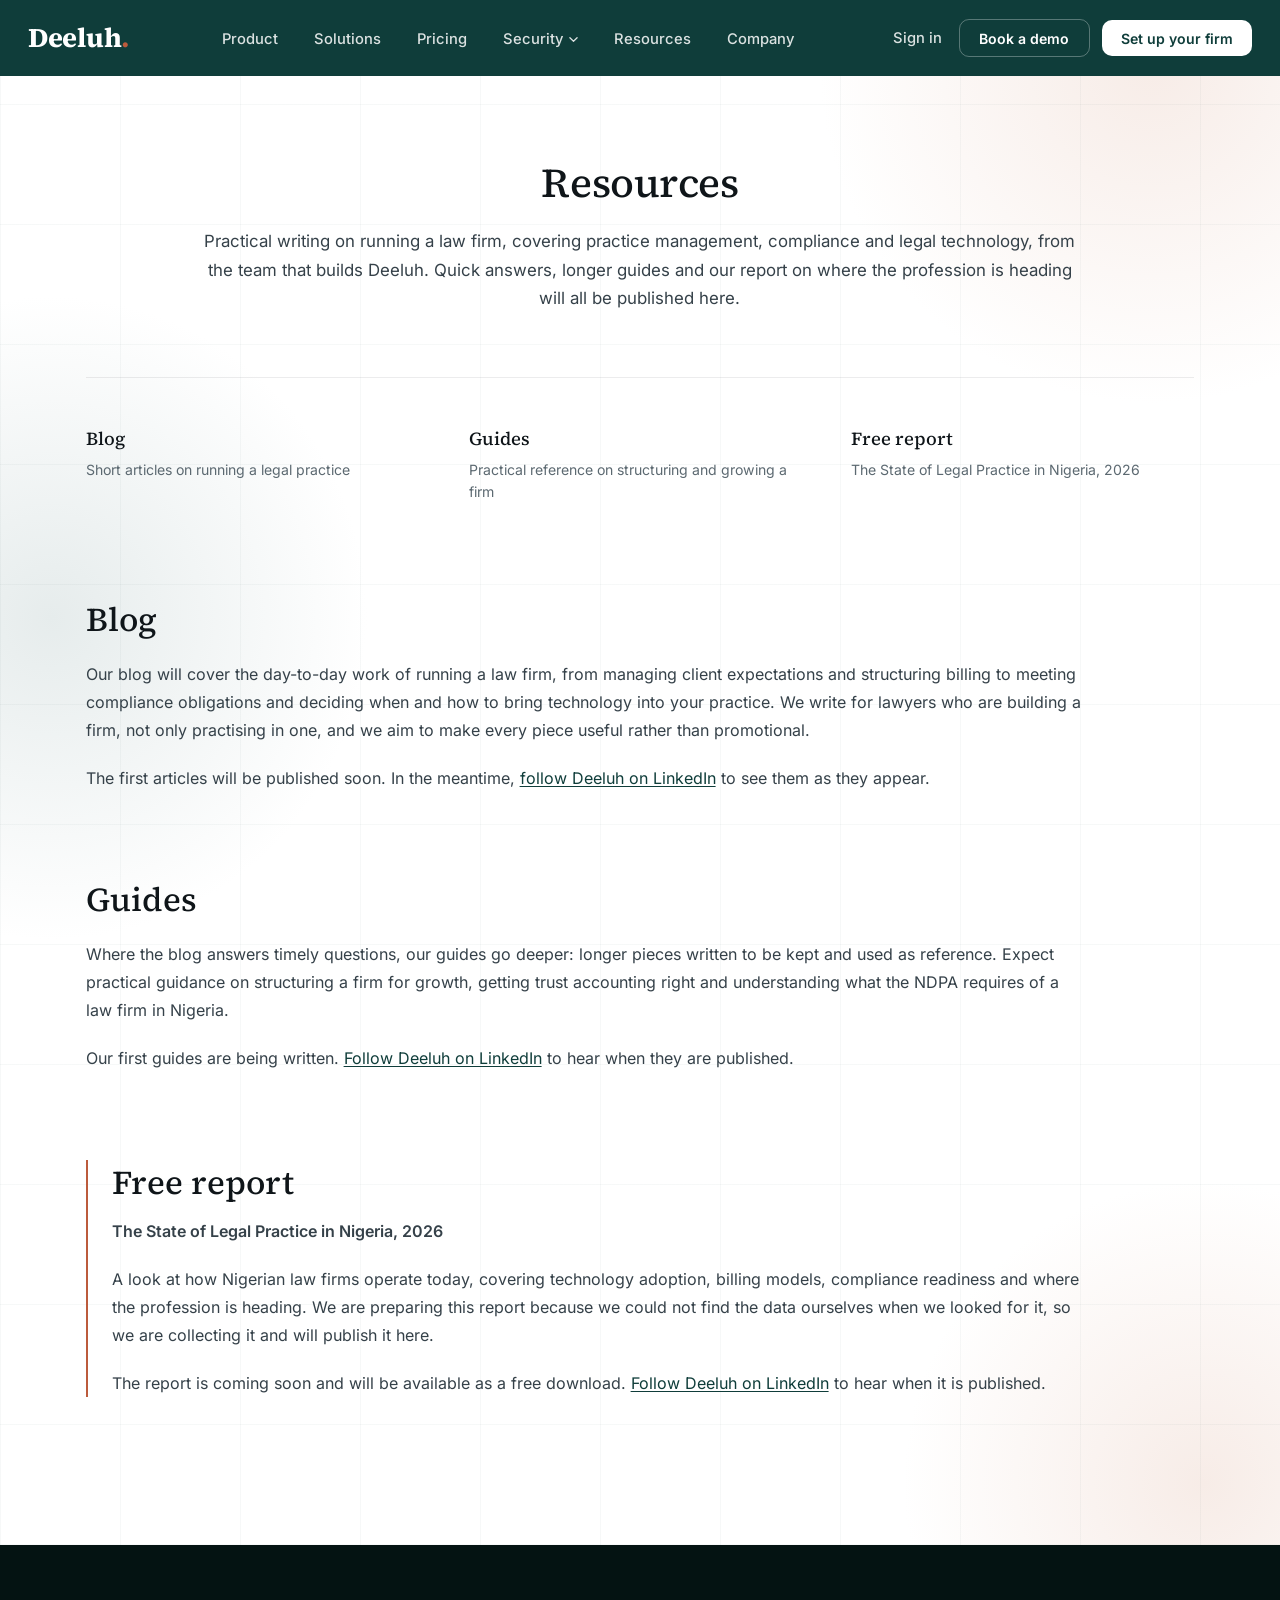
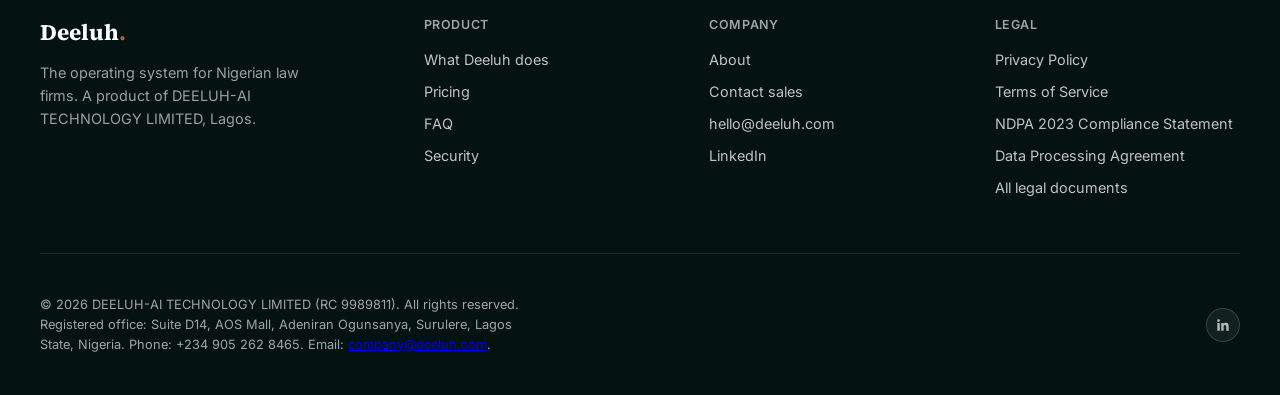
<file: resources.html>
<!DOCTYPE html>
<html lang="en">
<head>
<meta charset="UTF-8">
<meta name="viewport" content="width=device-width, initial-scale=1.0">
<title>Resources · Deeluh</title>
<meta name="description" content="Articles, guides and a report on running a law firm in Nigeria, from the team that builds Deeluh.">
<link rel="canonical" href="https://deeluh.com/resources.html">
<meta property="og:type" content="website">
<meta property="og:site_name" content="Deeluh">
<meta property="og:title" content="Resources · Deeluh">
<meta property="og:description" content="Articles, guides and a report on running a law firm in Nigeria, from the team that builds Deeluh.">
<meta property="og:url" content="https://deeluh.com/resources.html">
<meta property="og:image" content="https://deeluh.com/assets/images/og-deeluh.png">
<meta property="og:image:width" content="1200">
<meta property="og:image:height" content="630">
<meta name="twitter:card" content="summary_large_image">
<link rel="icon" href="/favicon.ico" sizes="48x48">
<link rel="icon" type="image/png" sizes="32x32" href="/assets/icons/favicon-32.png">
<link rel="apple-touch-icon" href="/assets/icons/apple-touch-icon.png">
<link rel="preload" href="/assets/fonts/source-serif-4-latin-wght.woff2" as="font" type="font/woff2" crossorigin>
<link rel="preload" href="/assets/fonts/inter-latin-wght.woff2" as="font" type="font/woff2" crossorigin>
<link rel="stylesheet" href="styles.css">
<style>

a.text-link {
    color: var(--brand-primary);
    text-decoration: underline;
    text-underline-offset: 2px;
    transition: color .2s ease;
  }
  a.text-link:hover { color: var(--brand-clay); }

  /* ==========================================================
     RESOURCES PAGE
     ========================================================== */
  .resources {
    position: relative;
    padding: 10rem 1.5rem 8rem;
    background-color: #fff;
    background-image:
      radial-gradient(40% 34% at 90% 4%, var(--brand-clay-tint) 0%, rgba(247, 236, 231, 0) 65%),
      radial-gradient(38% 32% at 4% 40%, var(--brand-primary-tint) 0%, rgba(230, 236, 236, 0) 65%),
      radial-gradient(36% 30% at 94% 96%, var(--brand-clay-tint) 0%, rgba(247, 236, 231, 0) 65%);
    background-repeat: no-repeat;
    overflow: hidden;
  }

  /* subtle technical grid, same treatment used elsewhere */
  .resources::before {
    content: "";
    position: absolute;
    inset: 0;
    background-image:
      repeating-linear-gradient(90deg, rgba(15,61,58,0.035) 0 1px, transparent 1px 120px),
      repeating-linear-gradient(0deg, rgba(15,61,58,0.035) 0 1px, transparent 1px 120px);
    z-index: 0;
    pointer-events: none;
  }

  .resources__inner {
    position: relative;
    z-index: 2;
    max-width: 760px;
    max-width: 90%;
    margin: 0 auto;
  }

  /* shared fade-up entrance */
  .fade-up {
    opacity: 0;
    transform: translateY(24px);
    transition: opacity .7s cubic-bezier(.16,1,.3,1), transform .7s cubic-bezier(.16,1,.3,1);
  }
  .resources.is-visible .fade-up { opacity: 1; transform: translateY(0); }
  .resources.is-visible .fade-up:nth-of-type(2) { transition-delay: 80ms; }
  .resources.is-visible .fade-up:nth-of-type(3) { transition-delay: 160ms; }
  .resources.is-visible .fade-up:nth-of-type(4) { transition-delay: 240ms; }

  /* ==========================================================
     RESOURCES OVERVIEW
     ========================================================== */
  .resources__eyebrow {
    display: flex;
    align-items: center;
    justify-content: center;
    gap: .5rem;
    font-size: .8rem;
    font-weight: 600;
    letter-spacing: .08em;
    text-transform: uppercase;
    color: var(--brand-clay-hover);
    text-align: center;
    margin: 0 0 1.25rem;
  }
  .resources__eyebrow::before, .resources__eyebrow::after {
    content: ""; width: 18px; height: 2px; background: var(--brand-clay); display: inline-block;
  }

  .resources__header h1 {
    font-family: var(--font-display);
    font-weight: 500;
    font-size: clamp(2rem, 3.2vw, 2.75rem);
    line-height: 1.15;
    letter-spacing: -0.01em;
    color: var(--ink);
    margin: 0 0 1.25rem;
    text-align: center;
  }

  .resources__header p {
    font-size: 1.05rem;
    line-height: 1.7;
    color: var(--ink-2);
    text-align: center;
    margin: 0 auto;
    max-width: 60ch;
    max-width: 80%;
  }

  /* ==========================================================
     RESOURCE TYPES — plain nav-like blocks, not cards
     ========================================================== */
  .resources__types {
    display: grid;
    grid-template-columns: repeat(3, 1fr);
    gap: 2.5rem;
    margin: 4rem 0 6rem;
    padding-top: 3rem;
    border-top: 1px solid rgba(15, 21, 25, 0.08);
  }

  .resources__type {
    text-decoration: none;
    display: block;
    color: inherit;
  }

  .resources__type h2 {
    font-family: var(--font-display);
    font-weight: 500;
    font-size: 1.15rem;
    color: var(--ink);
    margin: 0 0 .5rem;
    transition: color .25s ease;
  }

  .resources__type:hover h2 { color: var(--brand-clay); }

  .resources__type p {
    font-size: .88rem;
    line-height: 1.6;
    color: var(--ink-3);
    margin: 0;
  }

  /* ==========================================================
     SECTION PATTERN — Blog / Guides (reused for both)
     ========================================================== */
  .resources__section {
    margin-bottom: 5.5rem;
  }

  .resources__section h2 {
    font-family: var(--font-display);
    font-weight: 500;
    font-size: clamp(1.6rem, 2.6vw, 2.1rem);
    line-height: 1.2;
    color: var(--ink);
    margin: 0 0 1.25rem;
  }

  .resources__section p {
    font-size: 1rem;
    line-height: 1.75;
    color: var(--ink-2);
    margin: 0 0 1.25rem;
    /* max-width: 68ch; */
    max-width: 90%;
  }

  .resources__section p:last-child { margin-bottom: 0; }

  /* ==========================================================
     FREE REPORT — slightly more visual weight, still no card
     ========================================================== */
  .resources__report {
    padding-left: 1.5rem;
    border-left: 2px solid var(--brand-clay);
  }

  .resources__report h2 {
    font-family: var(--font-display);
    font-weight: 500;
    font-size: clamp(1.6rem, 2.6vw, 2.1rem);
    color: var(--ink);
    margin: 0 0 .75rem;
  }

  .resources__report p {
    font-size: 1rem;
    line-height: 1.75;
    color: var(--ink-2);
    margin: 0 0 1.25rem;
    /* max-width: 68ch; */
    max-width: 90%;
  }

  .resources__report-title {
    font-size: 1.15rem;
    font-weight: 600;
    color: var(--brand-primary);
    margin: 0 0 .6rem;
  }

  .resources__report-status {
    font-size: .85rem;
    color: var(--ink-3);
    margin: 0;
  }

  /* ==========================================================
     TABLET / MOBILE
     ========================================================== */
  @media (max-width: 900px) {
    .resources { padding: 8rem 1.25rem 5rem; }
    .resources__types {
      grid-template-columns: 1fr;
      gap: 2rem;
      margin: 3rem 0 4.5rem;
    }
    .resources__section { margin-bottom: 4rem; }
  }

  @media (prefers-reduced-motion: reduce) {
    .fade-up { transition: none; opacity: 1; transform: none; }
  }

  

  /* ==========================================================
     31 OCT 2026 SITE CORRECTIONS (30 Oct website review)
     ========================================================== */
  .resources__type:hover h2 { color: var(--brand-primary); }
  a.text-link:hover { color: var(--brand-primary); }
</style>
</head>
<body>

<!-- NAVBAR -->

<nav class="navbar" id="siteNavbar">
  <div class="navbar__inner">

    <a href="index.html" class="navbar__logo" aria-label="Deeluh home page"><span class="wordmark">Deeluh<span class="wordmark__dot">.</span></span></a>

    <ul class="navbar__menu">
      <li><a href="product.html">Product</a></li>
      <li><a href="solutions.html">Solutions</a></li>
      <li><a href="index.html#pricing">Pricing</a></li>

      <li class="navbar__item--dropdown">
        <button class="navbar__dropdown-trigger" type="button" aria-haspopup="true" aria-expanded="false">
          Security
          <svg class="navbar__dropdown-caret" viewBox="0 0 10 6" fill="none" aria-hidden="true">
            <path d="M1 1l4 4 4-4" stroke="currentColor" stroke-width="1.4" stroke-linecap="round" stroke-linejoin="round"/>
          </svg>
        </button>
        <div class="navbar__dropdown-panel">
          <a href="legal.html#security" class="navbar__dropdown-link">Security Overview</a>
          <a href="legal.html" class="navbar__dropdown-link">Legal</a>
        </div>
      </li>

      <li><a href="resources.html">Resources</a></li>
      <li><a href="company.html">Company</a></li>
    </ul>

    <div class="navbar__actions">
      <a href="https://app.deeluh.com/auth/login" class="navbar__signin">Sign in</a>
      <a href="https://calendly.com/deeluhhq" class="navbar__btn navbar__btn--ghost">Book a demo</a>
      <a href="https://app.deeluh.com/auth/signup" class="navbar__btn navbar__btn--primary">Set up your firm</a>
    </div>

    <button class="navbar__burger" id="navBurger" aria-label="Toggle menu" aria-expanded="false">
      <span></span><span></span><span></span>
    </button>

  </div>

  <div class="navbar__mobile" id="navMobile">
    <div class="navbar__mobile-inner">
      <ul class="navbar__mobile-links">
        <li><a href="product.html">Product</a></li>
        <li><a href="solutions.html">Solutions</a></li>
        <li><a href="index.html#pricing">Pricing</a></li>

        <li class="navbar__mobile-dropdown" id="navLegalDropdown">
          <button class="navbar__mobile-dropdown-trigger" type="button" aria-expanded="false" aria-controls="navLegalPanel">
            Security
            <svg class="navbar__mobile-dropdown-caret" viewBox="0 0 10 6" fill="none" aria-hidden="true">
              <path d="M1 1l4 4 4-4" stroke="currentColor" stroke-width="1.4" stroke-linecap="round" stroke-linejoin="round"/>
            </svg>
          </button>
          <div class="navbar__mobile-dropdown-panel" id="navLegalPanel">
            <div class="navbar__mobile-dropdown-inner">
              <a href="legal.html#security" class="navbar__dropdown-link">Security Overview</a>
              <a href="legal.html" class="navbar__dropdown-link">Legal</a>
            </div>
          </div>
        </li>

        <li><a href="resources.html">Resources</a></li>
        <li><a href="company.html">Company</a></li>
      </ul>
      <div class="navbar__mobile-actions">
        <a href="https://app.deeluh.com/auth/signup" class="navbar__btn navbar__btn--primary">Set up your firm</a>
        <a href="https://calendly.com/deeluhhq" class="navbar__btn navbar__btn--ghost">Book a demo</a>
        <a href="https://app.deeluh.com/auth/login" class="navbar__btn navbar__btn--ghost">Sign in</a>
      </div>
    </div>
  </div>
</nav>

<script>
  const navbar = document.getElementById('siteNavbar');
  const burger = document.getElementById('navBurger');

  // swap green → white once scrolled past a small threshold
  function updateNavbarScrollState() {
    navbar.classList.toggle('is-scrolled', window.scrollY > 40);
  }
  window.addEventListener('scroll', updateNavbarScrollState, { passive: true });
  updateNavbarScrollState();

  // hamburger toggle
  burger.addEventListener('click', () => {
    const isOpen = navbar.classList.toggle('is-open');
    burger.setAttribute('aria-expanded', String(isOpen));
  });

  // close the mobile menu if the viewport grows back past the breakpoint
  window.addEventListener('resize', () => {
    if (window.matchMedia('(min-width: 981px)').matches) {
      navbar.classList.remove('is-open');
      burger.setAttribute('aria-expanded', 'false');
    }
  });
</script>

<!-- LEGAL DROPDOWN (nav) — click-to-open accordion on mobile -->
<script>
  (function () {
    const legalDropdown = document.getElementById('navLegalDropdown');
    if (!legalDropdown) return;
    const trigger = legalDropdown.querySelector('.navbar__mobile-dropdown-trigger');

    trigger.addEventListener('click', () => {
      const isOpen = legalDropdown.classList.toggle('is-open');
      trigger.setAttribute('aria-expanded', String(isOpen));
    });

    // collapse the accordion if the viewport grows back into desktop
    // width, so it doesn't stay stuck open behind the hover dropdown
    window.addEventListener('resize', () => {
      if (window.matchMedia('(min-width: 981px)').matches) {
        legalDropdown.classList.remove('is-open');
        trigger.setAttribute('aria-expanded', 'false');
      }
    });
  })();
</script>

<!-- END OF NAVBAR -->

<!-- RESOURCES PAGE -->
<section class="resources" id="resourcesSection">
  <div class="resources__inner">

    <!-- RESOURCES OVERVIEW -->
    <div class="fade-up">
      <div class="resources__header">
        <h1>Resources</h1>
        <p>Practical writing on running a law firm, covering practice management, compliance and legal technology, from the team that builds Deeluh. Quick answers, longer guides and our report on where the profession is heading will all be published here.</p>
      </div>
    </div>

    <!-- RESOURCE TYPES -->
    <div class="resources__types fade-up">
      <a href="#blog" class="resources__type">
        <h2>Blog</h2>
        <p>Short articles on running a legal practice</p>
      </a>
      <a href="#guides" class="resources__type">
        <h2>Guides</h2>
        <p>Practical reference on structuring and growing a firm</p>
      </a>
      <a href="#free-report" class="resources__type">
        <h2>Free report</h2>
        <p>The State of Legal Practice in Nigeria, 2026</p>
      </a>
    </div>

    <!-- BLOG -->
    <div class="resources__section fade-up" id="blog">
      <h2>Blog</h2>
      <p>Our blog will cover the day-to-day work of running a law firm, from managing client expectations and structuring billing to meeting compliance obligations and deciding when and how to bring technology into your practice. We write for lawyers who are building a firm, not only practising in one, and we aim to make every piece useful rather than promotional.</p>
      <p>The first articles will be published soon. In the meantime, <a href="https://linkedin.com/company/deeluh" class="text-link" target="_blank" rel="noopener">follow Deeluh on LinkedIn</a> to see them as they appear.</p>
    </div>

    <!-- GUIDES -->
    <div class="resources__section fade-up" id="guides">
      <h2>Guides</h2>
      <p>Where the blog answers timely questions, our guides go deeper: longer pieces written to be kept and used as reference. Expect practical guidance on structuring a firm for growth, getting trust accounting right and understanding what the NDPA requires of a law firm in Nigeria.</p>
      <p>Our first guides are being written. <a href="https://linkedin.com/company/deeluh" class="text-link" target="_blank" rel="noopener">Follow Deeluh on LinkedIn</a> to hear when they are published.</p>
    </div>

    <!-- FREE REPORT -->
    <div class="resources__report fade-up" id="free-report">
      <h2>Free report</h2>
      <p class="resources__report-title">The State of Legal Practice in Nigeria, 2026</p>
      <p>A look at how Nigerian law firms operate today, covering technology adoption, billing models, compliance readiness and where the profession is heading. We are preparing this report because we could not find the data ourselves when we looked for it, so we are collecting it and will publish it here.</p>
      <p class="resources__report-status">The report is coming soon and will be available as a free download. <a href="https://linkedin.com/company/deeluh" class="text-link" target="_blank" rel="noopener">Follow Deeluh on LinkedIn</a> to hear when it is published.</p>
    </div>

  </div>
</section>

<!-- FOOTER -->

<footer class="site-footer">
  <div class="site-footer__inner">

    <div class="footer-grid">

      <div class="footer-brand">
        <p class="footer-brand__name"><a href="index.html">Deeluh<span class="wordmark__dot">.</span></a></p>
        <p class="footer-brand__tagline">The operating system for Nigerian law firms. A product of DEELUH-AI TECHNOLOGY LIMITED, Lagos.</p>
      </div>

      <div class="footer-col">
        <p class="footer-col__title">Product</p>
        <ul>
          <li><a href="index.html#what">What Deeluh does</a></li>
          <li><a href="index.html#pricing">Pricing</a></li>
          <li><a href="index.html#faq">FAQ</a></li>
          <li><a href="legal.html#security">Security</a></li>
        </ul>
      </div>

      <div class="footer-col">
        <p class="footer-col__title">Company</p>
        <ul>
          <li><a href="company.html">About</a></li>
          <li><a href="company.html#contactSection">Contact sales</a></li>
          <li><!--email_off--><a href="mailto:hello@deeluh.com">hello@deeluh.com</a><!--/email_off--></li>
          <li><a href="https://linkedin.com/company/deeluh" target="_blank" rel="noopener">LinkedIn</a></li>
        </ul>
      </div>

      <div class="footer-col">
        <p class="footer-col__title">Legal</p>
        <ul>
          <li><a href="https://app.deeluh.com/legal/privacy">Privacy Policy</a></li>
          <li><a href="https://app.deeluh.com/legal/terms">Terms of Service</a></li>
          <li><a href="https://app.deeluh.com/legal/ndpa-compliance">NDPA 2023 Compliance Statement</a></li>
          <li><a href="https://app.deeluh.com/legal/data-processing">Data Processing Agreement</a></li>
          <li><a href="legal.html">All legal documents</a></li>
        </ul>
      </div>

    </div>

    <div class="footer-bottom">
      <p class="footer-bottom__legal">© 2026 DEELUH-AI TECHNOLOGY LIMITED (RC 9989811). All rights reserved. Registered office: Suite D14, AOS Mall, Adeniran Ogunsanya, Surulere, Lagos State, Nigeria. Phone: +234 905 262 8465. Email: <a href="mailto:company@deeluh.com">company@deeluh.com</a>.</p>

      <div class="footer-bottom__social">
        <a href="https://linkedin.com/company/deeluh" target="_blank" rel="noopener" aria-label="Deeluh on LinkedIn">
          <svg width="16" height="16" viewBox="0 0 24 24" fill="currentColor"><path d="M20.45 20.45h-3.55v-5.57c0-1.33-.03-3.04-1.85-3.04-1.86 0-2.14 1.45-2.14 2.94v5.67H9.36V9h3.41v1.56h.05c.48-.9 1.64-1.85 3.38-1.85 3.6 0 4.27 2.37 4.27 5.46v6.28zM5.34 7.43a2.06 2.06 0 1 1 0-4.12 2.06 2.06 0 0 1 0 4.12zM7.12 20.45H3.56V9h3.56v11.45z"/></svg>
        </a>
      </div>
    </div>

  </div>
</footer>
  
  <!-- END OF FOOTER -->

<script>

  const resSection = document.getElementById('resourcesSection');
  const revealObserver = new IntersectionObserver((entries) => {
    entries.forEach(entry => {
      if (entry.isIntersecting) {
        resSection.classList.add('is-visible');
        revealObserver.unobserve(entry.target);
      }
    });
  }, { threshold: 0.05 });
  revealObserver.observe(resSection);
</script>

</body>
</html>
</file>
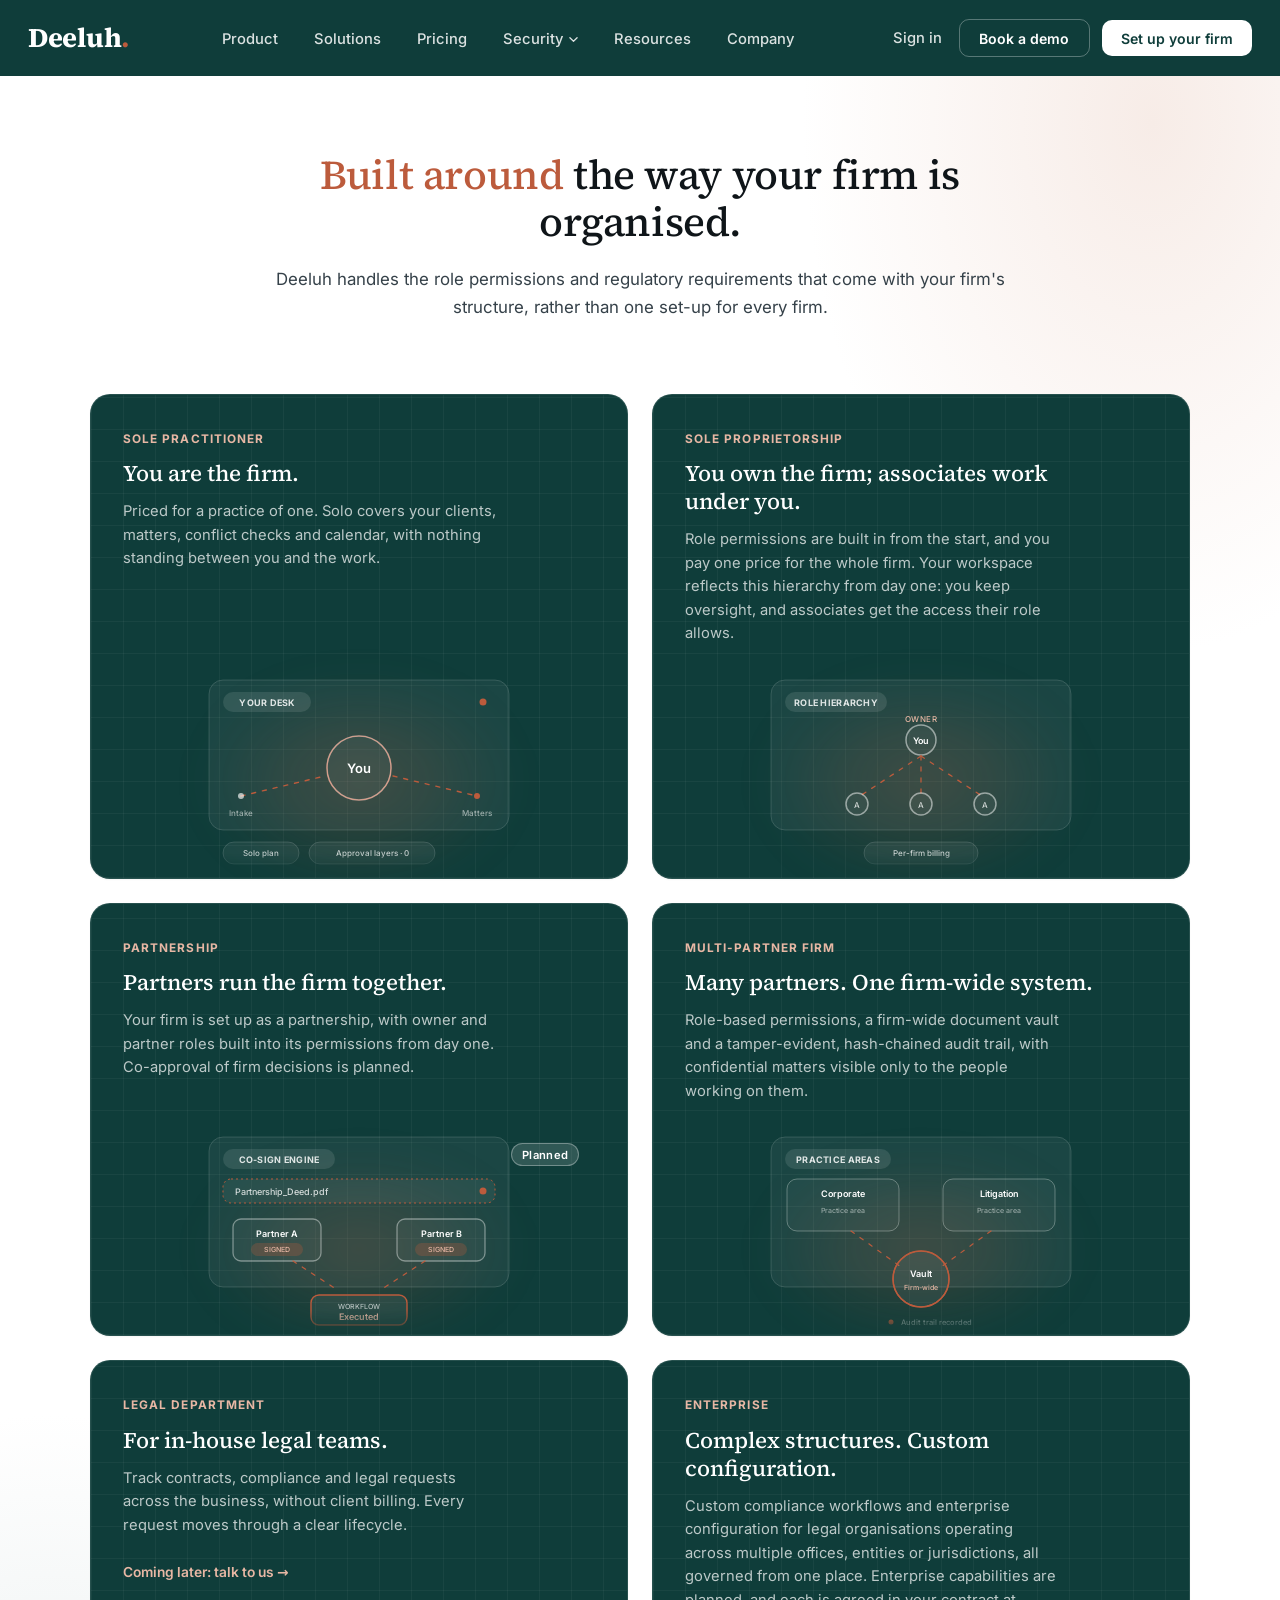
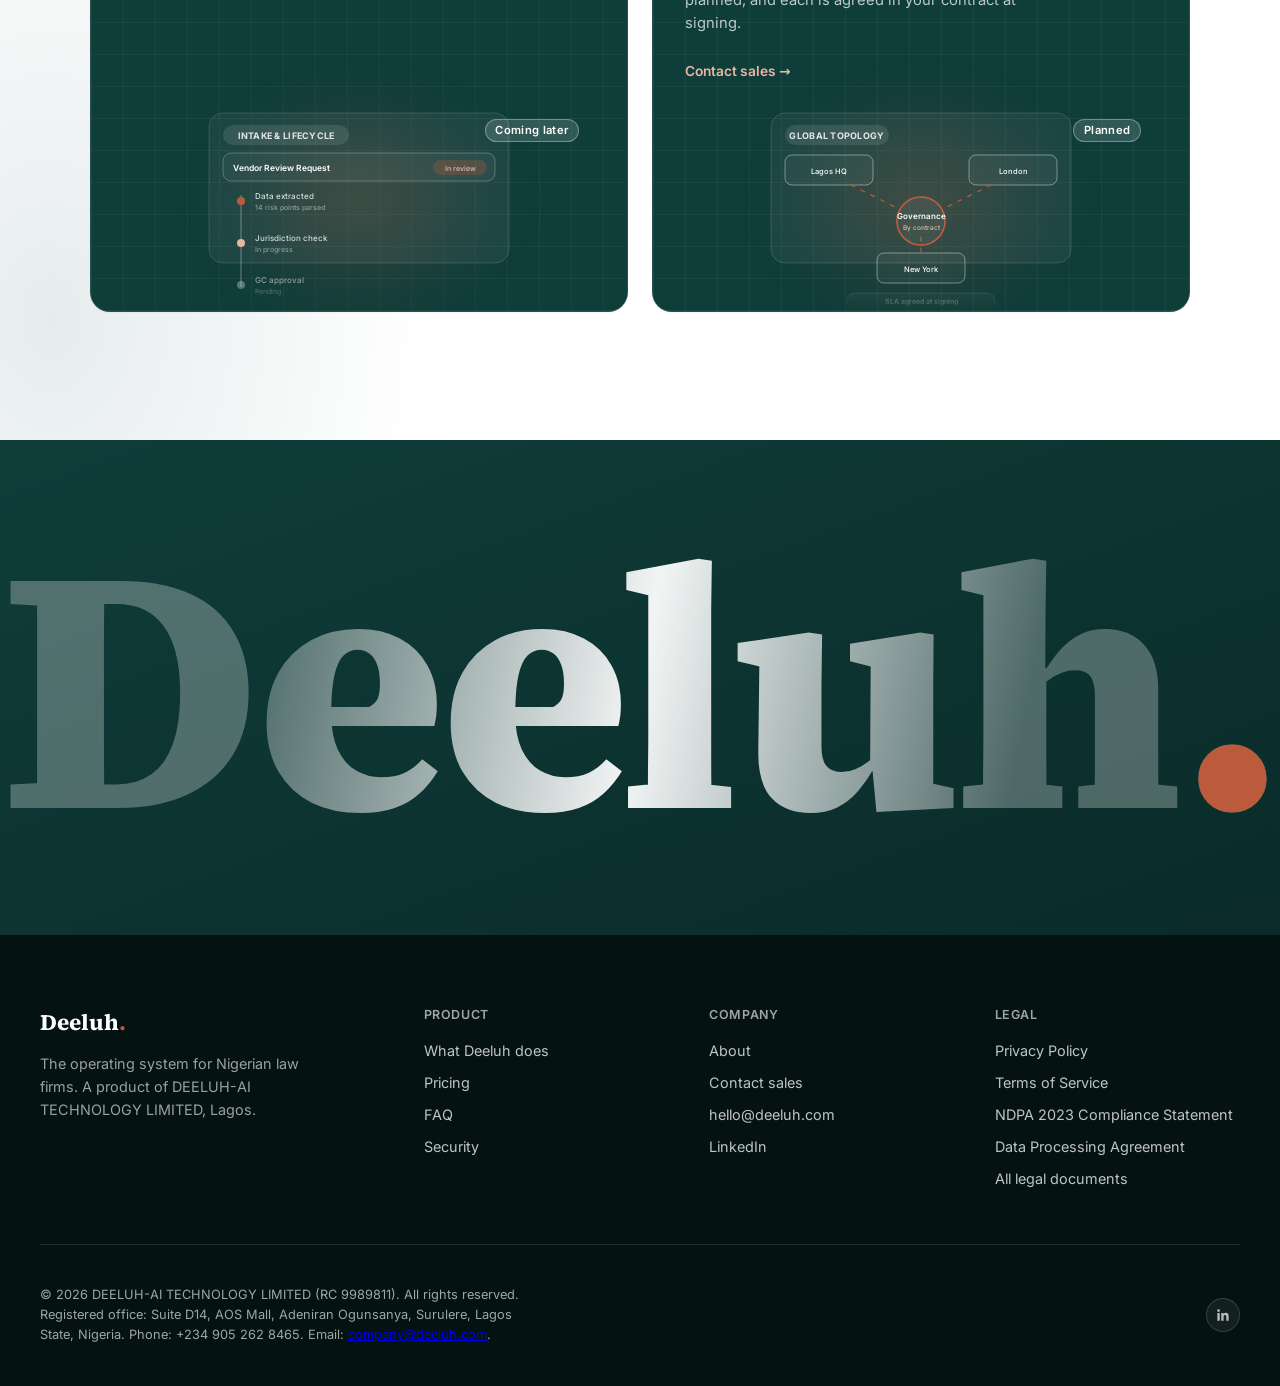
<file: solutions.html>
<!DOCTYPE html>
<html lang="en">
<head>
<meta charset="UTF-8">
<meta name="viewport" content="width=device-width, initial-scale=1.0">
<title>Solutions · Deeluh</title>
<meta name="description" content="Deeluh for sole practitioners, sole proprietorships, partnerships and multi-partner firms, with role permissions built in and one price for the whole firm.">
<link rel="canonical" href="https://deeluh.com/solutions.html">
<meta property="og:type" content="website">
<meta property="og:site_name" content="Deeluh">
<meta property="og:title" content="Solutions · Deeluh">
<meta property="og:description" content="Deeluh for sole practitioners, sole proprietorships, partnerships and multi-partner firms, with role permissions built in and one price for the whole firm.">
<meta property="og:url" content="https://deeluh.com/solutions.html">
<meta property="og:image" content="https://deeluh.com/assets/images/og-deeluh.png">
<meta property="og:image:width" content="1200">
<meta property="og:image:height" content="630">
<meta name="twitter:card" content="summary_large_image">
<link rel="icon" href="/favicon.ico" sizes="48x48">
<link rel="icon" type="image/png" sizes="32x32" href="/assets/icons/favicon-32.png">
<link rel="apple-touch-icon" href="/assets/icons/apple-touch-icon.png">
<link rel="preload" href="/assets/fonts/source-serif-4-latin-wght.woff2" as="font" type="font/woff2" crossorigin>
<link rel="preload" href="/assets/fonts/inter-latin-wght.woff2" as="font" type="font/woff2" crossorigin>
<link rel="stylesheet" href="styles.css">
<style>

/* ==========================================================
     SOLUTIONS SECTION 
     ========================================================== */
     .solutions {
    position: relative;
    padding: 7rem 1.5rem 8rem;
    background-color: #fff;
    background-image:
      radial-gradient(42% 40% at 90% 6%, var(--brand-clay-tint) 0%, rgba(247, 236, 231, 0) 65%),
      radial-gradient(45% 38% at 4% 94%, var(--brand-primary-tint) 0%, rgba(230, 236, 236, 0) 65%);
    background-repeat: no-repeat;
    overflow: hidden;
  }

  .solutions__inner {
    max-width: 1100px;
    margin: 0 auto;
  }

  /* ==========================================================
     HEADER — small eyebrow (the "category"), large Hedvig
     heading, centered — same pattern as firm-size/wdd headers
     ========================================================== */
  .solutions__header {
    max-width: 760px;
    margin: 0 auto 4.5rem;
    text-align: center;
  }

  .solutions__accent {
    color: var(--brand-clay);
  }

  .solutions__header .eyebrow,
  .solutions__header h1,
  .solutions__header p {
    opacity: 0;
    transform: translateY(26px);
    transition: opacity .8s cubic-bezier(.16,1,.3,1), transform .8s cubic-bezier(.16,1,.3,1);
  }
  .solutions.is-visible .solutions__header .eyebrow { opacity: 1; transform: translateY(0); }
  .solutions.is-visible .solutions__header h1 { opacity: 1; transform: translateY(0); transition-delay: .12s; }
  .solutions.is-visible .solutions__header p  { opacity: 1; transform: translateY(0); transition-delay: .24s; }

  .solutions__header .eyebrow {
    display: inline-flex;
    align-items: center;
    gap: .5rem;
    font-size: .8rem;
    font-weight: 600;
    letter-spacing: .08em;
    text-transform: uppercase;
    color: var(--brand-clay-hover);
    margin-bottom: 1.25rem;
  }

  .solutions__header .eyebrow::before,
  .solutions__header .eyebrow::after {
    content: "";
    width: 18px;
    height: 2px;
    background: var(--brand-clay);
    display: inline-block;
  }

  .solutions__header h1 {
    font-family: var(--font-display);
    font-weight: 500;
    font-size: clamp(2rem, 3.2vw, 2.75rem);
    line-height: 1.15;
    letter-spacing: -0.01em;
    color: var(--ink);
    margin: 0 0 1.25rem;
  }

  .solutions__header p {
    font-size: 1.05rem;
    line-height: 1.65;
    color: var(--ink-2);
    margin: 0 auto;
    /* max-width: 58ch; */
  }

  /* ==========================================================
     GRID — two columns, six cards
     ========================================================== */
  .solutions__grid {
    display: grid;
    grid-template-columns: 1fr 1fr;
    gap: 1.5rem;
  }

  /* ==========================================================
     CARD — same radius / shadow / hover physics as .firm-card,
     solid Deeluh green per this section's brief, with layered
     backgrounds: solid green, grid texture, radial glow behind
     the illustration, and a thin shimmering top accent line
     ========================================================== */
  .solutions__card {
    position: relative;
    isolation: isolate;
    overflow: hidden;
    border-radius: 20px;
    background: var(--brand-primary);
    border: 1px solid rgba(255, 255, 255, 0.10);
    box-shadow: 0 1px 2px rgba(15, 21, 25, 0.04);
    padding: 2rem 2rem 0;
    display: flex;
    flex-direction: column;
    transition: transform .4s cubic-bezier(.2,.8,.2,1), box-shadow .4s ease, border-color .4s ease;

    opacity: 0;
    transform: translateY(24px);
  }
  .solutions.is-visible .solutions__card {
    opacity: 1;
    transform: translateY(0);
    transition: opacity .6s cubic-bezier(.16,1,.3,1), transform .6s cubic-bezier(.16,1,.3,1),
                box-shadow .4s ease, border-color .4s ease;
  }

  .solutions__card:hover {
    transform: translateY(-6px);
    border-color: var(--brand-clay);
    box-shadow: 0 24px 48px -18px rgba(0, 0, 0, 0.45);
  }
  .solutions.is-visible .solutions__card:hover { transform: translateY(-6px); }

  /* thin shimmering accent line along the top edge of every card —
     a quiet nod to the wordmark shine used elsewhere on the site */
  .solutions__card::after {
    content: "";
    position: absolute;
    top: 0; left: 0; right: 0;
    height: 2px;
    z-index: 3;
    background: linear-gradient(90deg,
      transparent 0%,
      rgba(231, 183, 164, 0) 35%,
      rgba(231, 183, 164, 0.9) 50%,
      rgba(231, 183, 164, 0) 65%,
      transparent 100%);
    background-size: 220% 100%;
    background-position: -60% 0;
    opacity: .55;
    animation: card-shimmer 6s ease-in-out infinite;
  }
  .solutions__card:nth-child(2)::after { animation-delay: -1s; }
  .solutions__card:nth-child(3)::after { animation-delay: -2s; }
  .solutions__card:nth-child(4)::after { animation-delay: -3s; }
  .solutions__card:nth-child(5)::after { animation-delay: -4s; }
  .solutions__card:nth-child(6)::after { animation-delay: -5s; }

  @keyframes card-shimmer {
    0%   { background-position: -60% 0; }
    45%  { background-position: 160% 0; }
    100% { background-position: 160% 0; }
  }

  /* layer 2 — subtle square grid, ~32px, 4-5% opacity */
  .solutions__card::before {
    content: "";
    position: absolute;
    inset: 0;
    background-image:
      repeating-linear-gradient(90deg, rgba(255,255,255,0.045) 0 1px, transparent 1px 32px),
      repeating-linear-gradient(0deg, rgba(255,255,255,0.045) 0 1px, transparent 1px 32px);
    z-index: 0;
    pointer-events: none;
  }

  /* layer 3 — soft glow behind the illustration, warms up on hover */
  .solutions__glow {
    position: absolute;
    left: 50%;
    bottom: -10%;
    width: 80%;
    height: 60%;
    transform: translateX(-50%);
    background: radial-gradient(closest-side, rgba(188, 91, 60, 0.24) 0%, rgba(188, 91, 60, 0) 75%);
    filter: blur(20px);
    z-index: 0;
    pointer-events: none;
    transition: opacity .4s ease;
  }
  .solutions__card:hover .solutions__glow { opacity: 1.4; }

  .solutions__content {
    position: relative;
    z-index: 2;
  }

  .solutions__category {
    display: inline-flex;
    align-items: center;
    gap: .5rem;
    font-size: .74rem;
    font-weight: 700;
    letter-spacing: .09em;
    text-transform: uppercase;
    color: var(--brand-clay-light);
    margin-bottom: .9rem;
  }

  .solutions__title {
    font-family: var(--font-display);
    font-weight: 500;
    font-size: 1.4rem;
    line-height: 1.25;
    color: #fff;
    margin: 0 0 .75rem;
    max-width: 34ch;
  }

  .solutions__desc {
    font-size: .92rem;
    line-height: 1.6;
    color: rgba(255, 255, 255, 0.72);
    margin: 0 0 1.5rem;
    max-width: 42ch;
  }

  .solutions__link {
    display: inline-flex;
    align-items: center;
    gap: .4rem;
    font-size: .86rem;
    font-weight: 600;
    color: var(--brand-clay-light);
    text-decoration: none;
    margin-bottom: 1.5rem;
    transition: gap .2s ease, color .2s ease;
  }
  .solutions__link:hover { gap: .65rem; color: #fff; }

  /* ==========================================================
     ILLUSTRATION — brand-styled UI-panel diagrams, fills the
     bottom of the card and fades into it
     ========================================================== */
  .solutions__illustration {
    position: relative;
    z-index: 1;
    margin-top: auto;
    width: 100%;
    height: 208px;
    -webkit-mask-image: linear-gradient(to bottom, #000 60%, transparent 97%);
    mask-image: linear-gradient(to bottom, #000 60%, transparent 97%);
  }

  .solutions__illustration svg {
    width: 100%;
    height: 100%;
    display: block;
  }

  .panel-label {
    font-family: var(--font-body);
    font-weight: 700;
    letter-spacing: .03em;
  }
  .panel-text {
    font-family: var(--font-body);
    font-weight: 600;
  }
  .panel-meta {
    font-family: var(--font-body);
    font-weight: 500;
  }

  /* shared micro-animation classes, reused across every diagram —
     identical approach to the previous line-icon illustrations */
  .diagram-flow {
    stroke-dasharray: 4 7;
    animation: diagram-dash 2.6s linear infinite;
  }
  @keyframes diagram-dash {
    to { stroke-dashoffset: -22; }
  }

  .diagram-pulse {
    animation: diagram-glow 3.4s ease-in-out infinite;
    transform-origin: center;
  }
  @keyframes diagram-glow {
    0%, 100% { opacity: .55; transform: scale(1); }
    50%      { opacity: 1; transform: scale(1.18); }
  }

  .diagram-ring {
    animation: diagram-ring 3.4s ease-out infinite;
    transform-origin: center;
  }
  @keyframes diagram-ring {
    0%   { opacity: .5; transform: scale(0.75); }
    80%  { opacity: 0; transform: scale(1.35); }
    100% { opacity: 0; transform: scale(1.35); }
  }

  @media (prefers-reduced-motion: reduce) {
    .diagram-flow, .diagram-pulse, .diagram-ring, .solutions__card::after {
      animation: none;
    }
    .solutions__card, .solutions__header .eyebrow, .solutions__header h1, .solutions__header p {
      transition: none;
    }
    .solutions__card:hover { transform: none; }
  }

  /* ==========================================================
     TABLET
     ========================================================== */
  @media (max-width: 900px) {
    .solutions { padding: 4.5rem 1.25rem 4rem; }
    .solutions__header { margin-bottom: 3rem; }
    .solutions__grid { grid-template-columns: 1fr; gap: 1.25rem; }
    .solutions__card:hover { transform: none; } /* tap, not hover, on touch */
  }

  /* ==========================================================
     MOBILE
     ========================================================== */
  @media (max-width: 640px) {
    .solutions__card { padding: 1.75rem 1.75rem 0; }
    .solutions__title { font-size: 1.25rem; }
    .solutions__illustration { height: 218px; }
  }

    /* ==========================================================
     BIG LOGO SECTION BEFORE FOOTER
     ========================================================== */
     .logo-section {
    position: relative;
    min-height: 55vh;
    display: flex;
    align-items: center;
    justify-content: center;
    /* padding: 2rem 2rem; */
    background: linear-gradient(160deg, var(--brand-clay) 0%, var(--brand-clay-hover) 100%);
    overflow: hidden;
  }

  .logo-wrap {
    width: 100%;
    max-width: 1400px;
    text-align: center;
  }

  /* the wordmark itself — width is set by JS so it always spans
     edge-to-edge regardless of font metrics or viewport size */
  .logo-text {
    display: inline-block;
    /* font-family: var(--font-body); */
    font-family: var(--font-display);
    font-weight: 800;
    line-height: 1;
    letter-spacing: -0.02em;
    white-space: nowrap;

    /* the shimmer: a soft translucent base with a bright band that
       sweeps across it — the "light passing over metal" look */
    background-image: linear-gradient(
      100deg,
      rgba(255, 255, 255, 0.28) 0%,
      rgba(255, 255, 255, 0.28) 40%,
      rgba(255, 255, 255, 0.95) 50%,
      rgba(255, 255, 255, 0.28) 60%,
      rgba(255, 255, 255, 0.28) 100%
    );
    background-size: 300% 100%;
    background-position: -100% 0;
    -webkit-background-clip: text;
    background-clip: text;
    color: transparent;

    animation-name: shine-sweep;
    animation-duration: var(--shine-cycle);
    animation-timing-function: ease-in-out;
    animation-iteration-count: infinite;
  }

  /* the sweep itself happens fast, early in the cycle, then holds
     and waits for the next loop — that pause is what makes the
     "cycle length" feel like a repeat interval rather than a
     constant back-and-forth shimmer */
  @keyframes shine-sweep {
    0%   { background-position: -120% 0; }
    70%  { background-position: 220% 0; }
    100% { background-position: 220% 0; }
  }

  @media (prefers-reduced-motion: reduce) {
    .logo-text {
      animation: none;
      background-position: 0 0;
    }
  }

  @media (max-width: 640px) {
    .logo-section { min-height: 38vh; padding: 3rem 1.25rem; }
  }



  /* ==========================================================
     31 OCT 2026 SITE CORRECTIONS (30 Oct website review)
     ========================================================== */
  /* features that are not built are labelled on their pictures (D-11, D-12) */
  .solutions__tag { position: absolute; top: 16px; right: 16px; z-index: 2; padding: .22rem .6rem; border-radius: 999px;
    background: rgba(255, 255, 255, 0.14); border: 1px solid rgba(255, 255, 255, 0.32); color: #fff;
    font-size: .7rem; font-weight: 600; letter-spacing: .03em; }
  /* the labels at the foot of each picture were fading out under the mask (B-15) */
  .solutions__illustration { -webkit-mask-image: linear-gradient(to bottom, #000 88%, transparent 100%); mask-image: linear-gradient(to bottom, #000 88%, transparent 100%); }
  .solutions__card:hover { border-color: rgba(255, 255, 255, 0.4); }
  .solutions__header { padding-top: 2.5rem; }
  .logo-section { background: linear-gradient(160deg, var(--brand-primary) 0%, var(--brand-primary-hover) 100%); }
</style>
</head>
<body>

 <!-- NAVBAR -->

 <nav class="navbar" id="siteNavbar">
  <div class="navbar__inner">

    <a href="index.html" class="navbar__logo" aria-label="Deeluh home page"><span class="wordmark">Deeluh<span class="wordmark__dot">.</span></span></a>

    <ul class="navbar__menu">
      <li><a href="product.html">Product</a></li>
      <li><a href="solutions.html">Solutions</a></li>
      <li><a href="index.html#pricing">Pricing</a></li>

      <li class="navbar__item--dropdown">
        <button class="navbar__dropdown-trigger" type="button" aria-haspopup="true" aria-expanded="false">
          Security
          <svg class="navbar__dropdown-caret" viewBox="0 0 10 6" fill="none" aria-hidden="true">
            <path d="M1 1l4 4 4-4" stroke="currentColor" stroke-width="1.4" stroke-linecap="round" stroke-linejoin="round"/>
          </svg>
        </button>
        <div class="navbar__dropdown-panel">
          <a href="legal.html#security" class="navbar__dropdown-link">Security Overview</a>
          <a href="legal.html" class="navbar__dropdown-link">Legal</a>
        </div>
      </li>

      <li><a href="resources.html">Resources</a></li>
      <li><a href="company.html">Company</a></li>
    </ul>

    <div class="navbar__actions">
      <a href="https://app.deeluh.com/auth/login" class="navbar__signin">Sign in</a>
      <a href="https://calendly.com/deeluhhq" class="navbar__btn navbar__btn--ghost">Book a demo</a>
      <a href="https://app.deeluh.com/auth/signup" class="navbar__btn navbar__btn--primary">Set up your firm</a>
    </div>

    <button class="navbar__burger" id="navBurger" aria-label="Toggle menu" aria-expanded="false">
      <span></span><span></span><span></span>
    </button>

  </div>

  <div class="navbar__mobile" id="navMobile">
    <div class="navbar__mobile-inner">
      <ul class="navbar__mobile-links">
        <li><a href="product.html">Product</a></li>
        <li><a href="solutions.html">Solutions</a></li>
        <li><a href="index.html#pricing">Pricing</a></li>

        <li class="navbar__mobile-dropdown" id="navLegalDropdown">
          <button class="navbar__mobile-dropdown-trigger" type="button" aria-expanded="false" aria-controls="navLegalPanel">
            Security
            <svg class="navbar__mobile-dropdown-caret" viewBox="0 0 10 6" fill="none" aria-hidden="true">
              <path d="M1 1l4 4 4-4" stroke="currentColor" stroke-width="1.4" stroke-linecap="round" stroke-linejoin="round"/>
            </svg>
          </button>
          <div class="navbar__mobile-dropdown-panel" id="navLegalPanel">
            <div class="navbar__mobile-dropdown-inner">
              <a href="legal.html#security" class="navbar__dropdown-link">Security Overview</a>
              <a href="legal.html" class="navbar__dropdown-link">Legal</a>
            </div>
          </div>
        </li>

        <li><a href="resources.html">Resources</a></li>
        <li><a href="company.html">Company</a></li>
      </ul>
      <div class="navbar__mobile-actions">
        <a href="https://app.deeluh.com/auth/signup" class="navbar__btn navbar__btn--primary">Set up your firm</a>
        <a href="https://calendly.com/deeluhhq" class="navbar__btn navbar__btn--ghost">Book a demo</a>
        <a href="https://app.deeluh.com/auth/login" class="navbar__btn navbar__btn--ghost">Sign in</a>
      </div>
    </div>
  </div>
</nav>

<script>
  const navbar = document.getElementById('siteNavbar');
  const burger = document.getElementById('navBurger');

  // swap green → white once scrolled past a small threshold
  function updateNavbarScrollState() {
    navbar.classList.toggle('is-scrolled', window.scrollY > 40);
  }
  window.addEventListener('scroll', updateNavbarScrollState, { passive: true });
  updateNavbarScrollState();

  // hamburger toggle
  burger.addEventListener('click', () => {
    const isOpen = navbar.classList.toggle('is-open');
    burger.setAttribute('aria-expanded', String(isOpen));
  });

  // close the mobile menu if the viewport grows back past the breakpoint
  window.addEventListener('resize', () => {
    if (window.matchMedia('(min-width: 981px)').matches) {
      navbar.classList.remove('is-open');
      burger.setAttribute('aria-expanded', 'false');
    }
  });
</script>

<!-- LEGAL DROPDOWN (nav) — click-to-open accordion on mobile -->
<script>
  (function () {
    const legalDropdown = document.getElementById('navLegalDropdown');
    if (!legalDropdown) return;
    const trigger = legalDropdown.querySelector('.navbar__mobile-dropdown-trigger');

    trigger.addEventListener('click', () => {
      const isOpen = legalDropdown.classList.toggle('is-open');
      trigger.setAttribute('aria-expanded', String(isOpen));
    });

    // collapse the accordion if the viewport grows back into desktop
    // width, so it doesn't stay stuck open behind the hover dropdown
    window.addEventListener('resize', () => {
      if (window.matchMedia('(min-width: 981px)').matches) {
        legalDropdown.classList.remove('is-open');
        trigger.setAttribute('aria-expanded', 'false');
      }
    });
  })();
</script>

<!-- END OF NAVBAR -->

<section class="solutions" id="solutionsSection">
  <div class="solutions__inner">

    <div class="solutions__header">
      <h1><span class="solutions__accent">Built around</span> the way your firm is organised.</h1>
      <p>Deeluh handles the role permissions and regulatory requirements that come with your firm's structure, rather than one set-up for every firm.</p>
    </div>

    <div class="solutions__grid">

      <!-- 01 — SOLE PRACTITIONER — "your desk", one active node,
           one line in, one line out. Nothing else in the way. -->
      <article class="solutions__card">
        <span class="solutions__glow"></span>
        <div class="solutions__content">
          <span class="solutions__category">Sole practitioner</span>
          <h2 class="solutions__title">You are the firm.</h2>
          <p class="solutions__desc">Priced for a practice of one. Solo covers your clients, matters, conflict checks and calendar, with nothing standing between you and the work.</p>
        </div>
        <div class="solutions__illustration">
          <svg viewBox="0 0 320 208" fill="none">
            <rect x="10" y="10" width="300" height="150" rx="14" fill="rgba(255,255,255,0.05)" stroke="rgba(255,255,255,0.14)"/>
            <rect x="24" y="22" width="88" height="20" rx="10" fill="rgba(255,255,255,0.10)"/>
            <text x="68" y="36" text-anchor="middle" class="panel-label" font-size="9" fill="rgba(255,255,255,0.85)">YOUR DESK</text>
            <circle class="diagram-pulse" cx="284" cy="32" r="3.5" fill="var(--brand-clay)"/>

            <circle class="diagram-ring" cx="160" cy="98" r="32" fill="none" stroke="var(--brand-clay)" stroke-width="1.2"/>
            <circle cx="160" cy="98" r="32" fill="rgba(255,255,255,0.04)" stroke="rgba(255,255,255,0.4)" stroke-width="1.5"/>
            <text x="160" y="103" text-anchor="middle" class="panel-text" font-size="13" fill="#fff">You</text>

            <line class="diagram-flow" x1="42" y1="126" x2="126" y2="106" stroke="var(--brand-clay)" stroke-width="1.4" stroke-linecap="round"/>
            <line class="diagram-flow" x1="194" y1="106" x2="278" y2="126" stroke="var(--brand-clay)" stroke-width="1.4" stroke-linecap="round" style="animation-delay:-1.1s"/>
            <circle cx="42" cy="126" r="3" fill="rgba(255,255,255,0.65)"/>
            <circle class="diagram-pulse" cx="278" cy="126" r="3" fill="var(--brand-clay)" style="animation-delay:-1.6s"/>
            <text x="42" y="146" text-anchor="middle" class="panel-meta" font-size="8" fill="rgba(255,255,255,0.55)">Intake</text>
            <text x="278" y="146" text-anchor="middle" class="panel-meta" font-size="8" fill="rgba(255,255,255,0.55)">Matters</text>

            <rect x="24" y="172" width="76" height="22" rx="11" fill="rgba(255,255,255,0.06)" stroke="rgba(255,255,255,0.14)"/>
            <text x="62" y="186" text-anchor="middle" class="panel-meta" font-size="8" fill="rgba(255,255,255,0.75)">Solo plan</text>
            <rect x="110" y="172" width="126" height="22" rx="11" fill="rgba(255,255,255,0.06)" stroke="rgba(255,255,255,0.14)"/>
            <text x="173" y="186" text-anchor="middle" class="panel-meta" font-size="8" fill="rgba(255,255,255,0.75)">Approval layers · 0</text>
          </svg>
        </div>
      </article>

      <!-- 02 — SOLE PROPRIETORSHIP — root/associate role hierarchy,
           three seats branching off one owner node -->
      <article class="solutions__card">
        <span class="solutions__glow"></span>
        <div class="solutions__content">
          <span class="solutions__category">Sole proprietorship</span>
          <h2 class="solutions__title">You own the firm; associates work under you.</h2>
          <p class="solutions__desc">Role permissions are built in from the start, and you pay one price for the whole firm. Your workspace reflects this hierarchy from day one: you keep oversight, and associates get the access their role allows.</p>
        </div>
        <div class="solutions__illustration">
          <svg viewBox="0 0 320 208" fill="none">
            <rect x="10" y="10" width="300" height="150" rx="14" fill="rgba(255,255,255,0.05)" stroke="rgba(255,255,255,0.14)"/>
            <rect x="24" y="22" width="102" height="20" rx="10" fill="rgba(255,255,255,0.10)"/>
            <text x="75" y="36" text-anchor="middle" class="panel-label" font-size="9" fill="rgba(255,255,255,0.85)">ROLE HIERARCHY</text>

            <text x="160" y="52" text-anchor="middle" class="panel-meta" font-size="8" letter-spacing=".06em" fill="var(--brand-clay-light, #e7b7a4)">OWNER</text>
            <circle cx="160" cy="70" r="15" fill="rgba(255,255,255,0.04)" stroke="rgba(255,255,255,0.5)" stroke-width="1.5"/>
            <text x="160" y="74" text-anchor="middle" class="panel-text" font-size="9" fill="#fff">You</text>

            <line class="diagram-flow" x1="160" y1="86" x2="96" y2="128" stroke="var(--brand-clay)" stroke-width="1.3" stroke-linecap="round"/>
            <line class="diagram-flow" x1="160" y1="86" x2="160" y2="128" stroke="var(--brand-clay)" stroke-width="1.3" stroke-linecap="round" style="animation-delay:-.6s"/>
            <line class="diagram-flow" x1="160" y1="86" x2="224" y2="128" stroke="var(--brand-clay)" stroke-width="1.3" stroke-linecap="round" style="animation-delay:-1.2s"/>

            <circle class="diagram-pulse" cx="96" cy="134" r="11" fill="rgba(255,255,255,0.04)" stroke="rgba(255,255,255,0.5)" stroke-width="1.5"/>
            <circle class="diagram-pulse" cx="160" cy="134" r="11" fill="rgba(255,255,255,0.04)" stroke="rgba(255,255,255,0.5)" stroke-width="1.5" style="animation-delay:-1.1s"/>
            <circle class="diagram-pulse" cx="224" cy="134" r="11" fill="rgba(255,255,255,0.04)" stroke="rgba(255,255,255,0.5)" stroke-width="1.5" style="animation-delay:-2.2s"/>
            <text x="96" y="138" text-anchor="middle" class="panel-meta" font-size="8" fill="rgba(255,255,255,0.75)">A</text>
            <text x="160" y="138" text-anchor="middle" class="panel-meta" font-size="8" fill="rgba(255,255,255,0.75)">A</text>
            <text x="224" y="138" text-anchor="middle" class="panel-meta" font-size="8" fill="rgba(255,255,255,0.75)">A</text>

            <rect x="103" y="172" width="114" height="22" rx="11" fill="rgba(255,255,255,0.06)" stroke="rgba(255,255,255,0.14)"/>
            <text x="160" y="186" text-anchor="middle" class="panel-meta" font-size="8" fill="rgba(255,255,255,0.75)">Per-firm billing</text>
          </svg>
        </div>
      </article>

      <!-- 03 — PARTNERSHIP — deed-enforced co-sign workflow, two
           partner nodes converging on one executed workflow -->
      <article class="solutions__card">
        <span class="solutions__glow"></span>
        <div class="solutions__content">
          <span class="solutions__category">Partnership</span>
          <h2 class="solutions__title">Partners run the firm together.</h2>
          <p class="solutions__desc">Your firm is set up as a partnership, with owner and partner roles built into its permissions from day one. Co-approval of firm decisions is planned.</p>
        </div>
        <div class="solutions__illustration">
          <span class="solutions__tag">Planned</span>
          <svg viewBox="0 0 320 208" fill="none">
            <rect x="10" y="10" width="300" height="150" rx="14" fill="rgba(255,255,255,0.05)" stroke="rgba(255,255,255,0.14)"/>
            <rect x="24" y="22" width="112" height="20" rx="10" fill="rgba(255,255,255,0.10)"/>
            <text x="80" y="36" text-anchor="middle" class="panel-label" font-size="9" fill="rgba(255,255,255,0.85)">CO-SIGN ENGINE</text>

            <rect x="24" y="52" width="272" height="24" rx="8" fill="rgba(255,255,255,0.05)" stroke="var(--brand-clay)" stroke-width="1" stroke-dasharray="2 3"/>
            <text x="36" y="68" class="panel-meta" font-size="9" fill="rgba(255,255,255,0.8)">Partnership_Deed.pdf</text>
            <circle class="diagram-pulse" cx="284" cy="64" r="3.5" fill="var(--brand-clay)"/>

            <rect x="34" y="92" width="88" height="42" rx="8" fill="rgba(255,255,255,0.04)" stroke="rgba(255,255,255,0.4)" stroke-width="1.3"/>
            <text x="78" y="110" text-anchor="middle" class="panel-text" font-size="9" fill="#fff">Partner A</text>
            <rect x="52" y="116" width="52" height="13" rx="6.5" fill="rgba(188,91,60,0.28)"/>
            <text x="78" y="125" text-anchor="middle" class="panel-meta" font-size="7" fill="var(--brand-clay-light, #e7b7a4)">SIGNED</text>

            <rect x="198" y="92" width="88" height="42" rx="8" fill="rgba(255,255,255,0.04)" stroke="rgba(255,255,255,0.4)" stroke-width="1.3"/>
            <text x="242" y="110" text-anchor="middle" class="panel-text" font-size="9" fill="#fff">Partner B</text>
            <rect x="216" y="116" width="52" height="13" rx="6.5" fill="rgba(188,91,60,0.28)"/>
            <text x="242" y="125" text-anchor="middle" class="panel-meta" font-size="7" fill="var(--brand-clay-light, #e7b7a4)">SIGNED</text>

            <line class="diagram-flow" x1="94" y1="134" x2="140" y2="164" stroke="var(--brand-clay)" stroke-width="1.3" stroke-linecap="round"/>
            <line class="diagram-flow" x1="226" y1="134" x2="180" y2="164" stroke="var(--brand-clay)" stroke-width="1.3" stroke-linecap="round" style="animation-delay:-.9s"/>

            <rect x="112" y="168" width="96" height="30" rx="8" fill="rgba(255,255,255,0.06)" stroke="var(--brand-clay)" stroke-width="1.4"/>
            <text x="160" y="182" text-anchor="middle" class="panel-meta" font-size="7" fill="rgba(255,255,255,0.65)">WORKFLOW</text>
            <text x="160" y="193" text-anchor="middle" class="panel-text" font-size="9" fill="var(--brand-clay-light, #e7b7a4)">Executed</text>
          </svg>
        </div>
      </article>

      <!-- 04 — MULTI-PARTNER FIRM — two isolated practice groups
           feeding a shared, audit-secured knowledge vault -->
      <article class="solutions__card">
        <span class="solutions__glow"></span>
        <div class="solutions__content">
          <span class="solutions__category">Multi-partner firm</span>
          <h2 class="solutions__title">Many partners. One firm-wide system.</h2>
          <p class="solutions__desc">Role-based permissions, a firm-wide document vault and a tamper-evident, hash-chained audit trail, with confidential matters visible only to the people working on them.</p>
        </div>
        <div class="solutions__illustration">
          <svg viewBox="0 0 320 208" fill="none">
            <rect x="10" y="10" width="300" height="150" rx="14" fill="rgba(255,255,255,0.05)" stroke="rgba(255,255,255,0.14)"/>
            <rect x="24" y="22" width="106" height="20" rx="10" fill="rgba(255,255,255,0.10)"/>
            <text x="77" y="36" text-anchor="middle" class="panel-label" font-size="9" fill="rgba(255,255,255,0.85)">PRACTICE AREAS</text>

            <rect x="26" y="52" width="112" height="52" rx="10" fill="rgba(255,255,255,0.03)" stroke="rgba(255,255,255,0.3)" stroke-width="1"/>
            <text x="82" y="70" text-anchor="middle" class="panel-text" font-size="9" fill="#fff">Corporate</text>
            <text x="82" y="86" text-anchor="middle" class="panel-meta" font-size="7" fill="rgba(255,255,255,0.5)">Practice area</text>

            <rect x="182" y="52" width="112" height="52" rx="10" fill="rgba(255,255,255,0.03)" stroke="rgba(255,255,255,0.3)" stroke-width="1"/>
            <text x="238" y="70" text-anchor="middle" class="panel-text" font-size="9" fill="#fff">Litigation</text>
            <text x="238" y="86" text-anchor="middle" class="panel-meta" font-size="7" fill="rgba(255,255,255,0.5)">Practice area</text>

            <line class="diagram-flow" x1="90" y1="104" x2="140" y2="140" stroke="var(--brand-clay)" stroke-width="1.2" stroke-linecap="round"/>
            <line class="diagram-flow" x1="230" y1="104" x2="180" y2="140" stroke="var(--brand-clay)" stroke-width="1.2" stroke-linecap="round" style="animation-delay:-1s"/>

            <circle class="diagram-ring" cx="160" cy="152" r="28" fill="none" stroke="var(--brand-clay)" stroke-width="1.2"/>
            <circle cx="160" cy="152" r="28" fill="rgba(255,255,255,0.05)" stroke="var(--brand-clay)" stroke-width="1.5"/>
            <text x="160" y="150" text-anchor="middle" class="panel-text" font-size="9" fill="#fff">Vault</text>
            <text x="160" y="163" text-anchor="middle" class="panel-meta" font-size="7" fill="var(--brand-clay-light, #e7b7a4)">Firm-wide</text>

            <circle class="diagram-pulse" cx="130" cy="195" r="2.5" fill="var(--brand-clay)"/>
            <text x="140" y="198" class="panel-meta" font-size="7.5" fill="rgba(255,255,255,0.55)">Audit trail recorded</text>
          </svg>
        </div>
      </article>

      <!-- 05 — LEGAL DEPARTMENT — intake queue feeding a matter
           lifecycle timeline, built for in-house not firm billing -->
      <article class="solutions__card">
        <span class="solutions__glow"></span>
        <div class="solutions__content">
          <span class="solutions__category">Legal department</span>
          <h2 class="solutions__title">For in-house legal teams.</h2>
          <p class="solutions__desc">Track contracts, compliance and legal requests across the business, without client billing. Every request moves through a clear lifecycle.</p>
          <a href="company.html#contactSection" class="solutions__link">Coming later: talk to us →</a>
        </div>
        <div class="solutions__illustration">
          <span class="solutions__tag">Coming later</span>
          <svg viewBox="0 0 320 208" fill="none">
            <rect x="10" y="10" width="300" height="150" rx="14" fill="rgba(255,255,255,0.05)" stroke="rgba(255,255,255,0.14)"/>
            <rect x="24" y="22" width="126" height="20" rx="10" fill="rgba(255,255,255,0.10)"/>
            <text x="87" y="36" text-anchor="middle" class="panel-label" font-size="9" fill="rgba(255,255,255,0.85)">INTAKE &amp; LIFECYCLE</text>

            <rect x="24" y="50" width="272" height="28" rx="8" fill="rgba(255,255,255,0.04)" stroke="rgba(255,255,255,0.25)" stroke-width="1"/>
            <text x="34" y="68" class="panel-text" font-size="8.5" fill="#fff">Vendor Review Request</text>
            <rect x="234" y="57" width="54" height="15" rx="7.5" fill="rgba(188,91,60,0.28)"/>
            <text x="261" y="68" text-anchor="middle" class="panel-meta" font-size="7" fill="var(--brand-clay-light, #e7b7a4)">In review</text>

            <line x1="42" y1="92" x2="42" y2="184" stroke="rgba(255,255,255,0.18)" stroke-width="2"/>

            <circle class="diagram-pulse" cx="42" cy="98" r="4" fill="var(--brand-clay)"/>
            <text x="56" y="96" class="panel-meta" font-size="8" fill="rgba(255,255,255,0.8)">Data extracted</text>
            <text x="56" y="107" class="panel-meta" font-size="7" fill="rgba(255,255,255,0.45)">14 risk points parsed</text>

            <circle class="diagram-pulse" cx="42" cy="140" r="4" fill="var(--brand-clay-light, #e7b7a4)" style="animation-delay:-1.1s"/>
            <text x="56" y="138" class="panel-meta" font-size="8" fill="rgba(255,255,255,0.8)">Jurisdiction check</text>
            <text x="56" y="149" class="panel-meta" font-size="7" fill="rgba(255,255,255,0.45)">In progress</text>

            <circle cx="42" cy="182" r="4" fill="rgba(255,255,255,0.3)"/>
            <text x="56" y="180" class="panel-meta" font-size="8" fill="rgba(255,255,255,0.5)">GC approval</text>
            <text x="56" y="191" class="panel-meta" font-size="7" fill="rgba(255,255,255,0.3)">Pending</text>
          </svg>
        </div>
      </article>

      <!-- 06 — ENTERPRISE — offices and entities (planned),
           routed through one governance node -->
      <article class="solutions__card">
        <span class="solutions__glow"></span>
        <div class="solutions__content">
          <span class="solutions__category">Enterprise</span>
          <h2 class="solutions__title">Complex structures. Custom configuration.</h2>
          <p class="solutions__desc">Custom compliance workflows and enterprise configuration for legal organisations operating across multiple offices, entities or jurisdictions, all governed from one place. Enterprise capabilities are planned, and each is agreed in your contract at signing.</p>
          <a href="company.html#contactSection" class="solutions__link">Contact sales →</a>
        </div>
        <div class="solutions__illustration">
          <span class="solutions__tag">Planned</span>
          <svg viewBox="0 0 320 208" fill="none">
            <rect x="10" y="10" width="300" height="150" rx="14" fill="rgba(255,255,255,0.05)" stroke="rgba(255,255,255,0.14)"/>
            <rect x="24" y="22" width="104" height="20" rx="10" fill="rgba(255,255,255,0.10)"/>
            <text x="76" y="36" text-anchor="middle" class="panel-label" font-size="9" fill="rgba(255,255,255,0.85)">GLOBAL TOPOLOGY</text>

            <rect x="24" y="52" width="88" height="30" rx="7" fill="rgba(255,255,255,0.04)" stroke="rgba(255,255,255,0.4)" stroke-width="1"/>
            <text x="68" y="71" text-anchor="middle" class="panel-meta" font-size="7.5" fill="#fff">Lagos HQ</text>

            <rect x="208" y="52" width="88" height="30" rx="7" fill="rgba(255,255,255,0.04)" stroke="rgba(255,255,255,0.4)" stroke-width="1"/>
            <text x="252" y="71" text-anchor="middle" class="panel-meta" font-size="7.5" fill="#fff">London</text>

            <rect x="116" y="150" width="88" height="30" rx="7" fill="rgba(255,255,255,0.04)" stroke="rgba(255,255,255,0.4)" stroke-width="1"/>
            <text x="160" y="169" text-anchor="middle" class="panel-meta" font-size="7.5" fill="#fff">New York</text>

            <line class="diagram-flow" x1="90" y1="82" x2="138" y2="106" stroke="var(--brand-clay)" stroke-width="1.2" stroke-linecap="round"/>
            <line class="diagram-flow" x1="230" y1="82" x2="182" y2="106" stroke="var(--brand-clay)" stroke-width="1.2" stroke-linecap="round" style="animation-delay:-.9s"/>
            <line class="diagram-flow" x1="160" y1="134" x2="160" y2="150" stroke="var(--brand-clay)" stroke-width="1.2" stroke-linecap="round" style="animation-delay:-1.8s"/>

            <circle class="diagram-ring" cx="160" cy="118" r="24" fill="none" stroke="var(--brand-clay)" stroke-width="1.2"/>
            <circle cx="160" cy="118" r="24" fill="rgba(255,255,255,0.05)" stroke="var(--brand-clay)" stroke-width="1.5"/>
            <text x="160" y="116" text-anchor="middle" class="panel-text" font-size="8" fill="#fff">Governance</text>
            <text x="160" y="127" text-anchor="middle" class="panel-meta" font-size="6.5" fill="var(--brand-clay-light, #e7b7a4)">By contract</text>

            <rect x="86" y="190" width="148" height="16" rx="8" fill="rgba(255,255,255,0.06)" stroke="rgba(255,255,255,0.14)"/>
            <text x="160" y="201" text-anchor="middle" class="panel-meta" font-size="7" fill="rgba(255,255,255,0.75)">SLA agreed at signing</text>
          </svg>
        </div>
      </article>

    </div>
  </div>
</section>

<script>
(function () {
  const section = document.getElementById('solutionsSection');
  const revealObserver = new IntersectionObserver((entries) => {
    entries.forEach(entry => {
      if (entry.isIntersecting) {
        section.classList.add('is-visible');
        revealObserver.unobserve(entry.target);
      }
    });
  }, { threshold: 0.12 });
  revealObserver.observe(section);

  // stagger the six cards ~80ms apart
  document.querySelectorAll('.solutions__card').forEach((card, i) => {
    card.style.transitionDelay = `${i * 80}ms`;
  });
})();
</script>

<!-- BIG LOGO BEFORE FOOTER SECTION -->

<section class="logo-section">
  <div class="logo-wrap">
    <span class="logo-text" id="deeluhLogo">Deeluh<span class="wordmark__dot">.</span></span>
  </div>
</section>

<!-- END OF BIG LOGO BEFORE FOOTER SECTION -->


<!-- FOOTER -->

<footer class="site-footer">
  <div class="site-footer__inner">

    <div class="footer-grid">

      <div class="footer-brand">
        <p class="footer-brand__name"><a href="index.html">Deeluh<span class="wordmark__dot">.</span></a></p>
        <p class="footer-brand__tagline">The operating system for Nigerian law firms. A product of DEELUH-AI TECHNOLOGY LIMITED, Lagos.</p>
      </div>

      <div class="footer-col">
        <p class="footer-col__title">Product</p>
        <ul>
          <li><a href="index.html#what">What Deeluh does</a></li>
          <li><a href="index.html#pricing">Pricing</a></li>
          <li><a href="index.html#faq">FAQ</a></li>
          <li><a href="legal.html#security">Security</a></li>
        </ul>
      </div>

      <div class="footer-col">
        <p class="footer-col__title">Company</p>
        <ul>
          <li><a href="company.html">About</a></li>
          <li><a href="company.html#contactSection">Contact sales</a></li>
          <li><!--email_off--><a href="mailto:hello@deeluh.com">hello@deeluh.com</a><!--/email_off--></li>
          <li><a href="https://linkedin.com/company/deeluh" target="_blank" rel="noopener">LinkedIn</a></li>
        </ul>
      </div>

      <div class="footer-col">
        <p class="footer-col__title">Legal</p>
        <ul>
          <li><a href="https://app.deeluh.com/legal/privacy">Privacy Policy</a></li>
          <li><a href="https://app.deeluh.com/legal/terms">Terms of Service</a></li>
          <li><a href="https://app.deeluh.com/legal/ndpa-compliance">NDPA 2023 Compliance Statement</a></li>
          <li><a href="https://app.deeluh.com/legal/data-processing">Data Processing Agreement</a></li>
          <li><a href="legal.html">All legal documents</a></li>
        </ul>
      </div>

    </div>

    <div class="footer-bottom">
      <p class="footer-bottom__legal">© 2026 DEELUH-AI TECHNOLOGY LIMITED (RC 9989811). All rights reserved. Registered office: Suite D14, AOS Mall, Adeniran Ogunsanya, Surulere, Lagos State, Nigeria. Phone: +234 905 262 8465. Email: <a href="mailto:company@deeluh.com">company@deeluh.com</a>.</p>

      <div class="footer-bottom__social">
        <a href="https://linkedin.com/company/deeluh" target="_blank" rel="noopener" aria-label="Deeluh on LinkedIn">
          <svg width="16" height="16" viewBox="0 0 24 24" fill="currentColor"><path d="M20.45 20.45h-3.55v-5.57c0-1.33-.03-3.04-1.85-3.04-1.86 0-2.14 1.45-2.14 2.94v5.67H9.36V9h3.41v1.56h.05c.48-.9 1.64-1.85 3.38-1.85 3.6 0 4.27 2.37 4.27 5.46v6.28zM5.34 7.43a2.06 2.06 0 1 1 0-4.12 2.06 2.06 0 0 1 0 4.12zM7.12 20.45H3.56V9h3.56v11.45z"/></svg>
        </a>
      </div>
    </div>

  </div>
</footer>

<!-- END OF FOOTER -->

<!-- "BIG LOGO SECTION BEFORE FOOTER" -->
<script>
  // fits the wordmark exactly to the width of its container, every time —
  // more reliable than guessing a vw-based font-size, since it accounts
  // for the actual rendered font metrics on the user's device
  function fitLogoText() {
    const wrap = document.querySelector('.logo-wrap');
    const text = document.getElementById('deeluhLogo');
    if (!wrap || !text) return;

    const targetWidth = wrap.clientWidth;
    text.style.fontSize = '100px'; // baseline to measure against
    const measuredWidth = text.getBoundingClientRect().width;
    const scale = targetWidth / measuredWidth;

    // clamp so it can't get absurdly huge/tiny on extreme viewport sizes
    const newSize = Math.min(Math.max(100 * scale, 40), 520);
    text.style.fontSize = newSize + 'px';
  }

  window.addEventListener('resize', fitLogoText);
  window.addEventListener('load', fitLogoText);
  fitLogoText();

  /* ==========================================================
     HOW TO CONTROL THE REPEAT TIMING
     ========================================================== */

  function setLogoShineInterval(seconds) {
    document.documentElement.style.setProperty('--shine-cycle', seconds + 's');
  }
  setLogoShineInterval(15);
</script>
<!-- END OF "BIG LOGO SECTION BEFORE FOOTER" -->

</body>
</html>
</file>
<file: styles.css>
/* Brand typefaces, served from this site (B-04): Source Serif 4 for display and the wordmark, Inter for
   text. Latin and Latin Extended subsets, variable weight; Latin Extended carries the naira sign.
   Both are SIL Open Font License 1.1 (assets/fonts/LICENSE-*.txt). Serving them here, not from Google
   Fonts, also stops every page view sending the visitor's address to a third party (L-11). */
@font-face { font-family: "Source Serif 4"; font-style: normal; font-weight: 200 900; font-display: swap;
  src: url("/assets/fonts/source-serif-4-latin-wght.woff2") format("woff2");
  unicode-range: U+0000-00FF, U+0131, U+0152-0153, U+02BB-02BC, U+02C6, U+02DA, U+02DC, U+0304, U+0308, U+0329, U+2000-206F, U+20AC, U+2122, U+2191, U+2193, U+2212, U+2215, U+FEFF, U+FFFD; }
@font-face { font-family: "Source Serif 4"; font-style: normal; font-weight: 200 900; font-display: swap;
  src: url("/assets/fonts/source-serif-4-latin-ext-wght.woff2") format("woff2");
  unicode-range: U+0100-02BA, U+02BD-02C5, U+02C7-02CC, U+02CE-02D7, U+02DD-02FF, U+0304, U+0308, U+0329, U+1D00-1DBF, U+1E00-1E9F, U+1EF2-1EFF, U+2020, U+20A0-20AB, U+20AD-20C4, U+2113, U+2C60-2C7F, U+A720-A7FF; }
@font-face { font-family: "Inter"; font-style: normal; font-weight: 100 900; font-display: swap;
  src: url("/assets/fonts/inter-latin-wght.woff2") format("woff2");
  unicode-range: U+0000-00FF, U+0131, U+0152-0153, U+02BB-02BC, U+02C6, U+02DA, U+02DC, U+0304, U+0308, U+0329, U+2000-206F, U+20AC, U+2122, U+2191, U+2193, U+2212, U+2215, U+FEFF, U+FFFD; }
@font-face { font-family: "Inter"; font-style: normal; font-weight: 100 900; font-display: swap;
  src: url("/assets/fonts/inter-latin-ext-wght.woff2") format("woff2");
  unicode-range: U+0100-02BA, U+02BD-02C5, U+02C7-02CC, U+02CE-02D7, U+02DD-02FF, U+0304, U+0308, U+0329, U+1D00-1DBF, U+1E00-1E9F, U+1EF2-1EFF, U+2020, U+20A0-20AB, U+20AD-20C0, U+2113, U+2C60-2C7F, U+A720-A7FF; }

:root {
    --brand-primary: #0F3D3A;
    --brand-primary-hover: #0a2b29;
    --brand-primary-tint: #e6ecec;
    --brand-clay: #BC5B3C;
    --brand-clay-hover: #a04a30;
    --brand-clay-tint: #f7ece7;
    --brand-clay-light: #e7b7a4;
    --ink: #0f1519;
    --ink-2: #354149;
    --ink-3: #5c6971;


    --font-display: "Source Serif 4", Georgia, serif;
    --font-body: "Inter", system-ui, -apple-system, "Segoe UI", sans-serif;
    --shine-cycle: 5s;
  }

  * { box-sizing: border-box; }
  body { margin: 0; font-family: var(--font-body); color: var(--ink); background: #fff; }
  h2, h3 { overflow-wrap: normal; word-break: keep-all; }

 
 
 
 /* ==========================================================
     NAVBAR
     ========================================================== */
     .navbar {
      position: fixed;
      top: 0;
      left: 0;
      right: 0;
      z-index: 1000;
      background: var(--brand-primary);
      transition: background-color .35s ease, box-shadow .35s ease;
    }
    
    .navbar.is-scrolled {
      background: #fff;
      box-shadow: 0 1px 0 rgba(15, 21, 25, 0.06), 0 12px 24px -18px rgba(15, 21, 25, 0.15);
    }
    
    .navbar__inner {
      max-width: 1400px;
      margin: 0 auto;
      padding: 0 1.75rem;
      height: 76px;
      display: flex;
      align-items: center;
      justify-content: space-between;
      gap: 1.5rem;
    }
    
    /* ==========================================================
       LOGO — extreme left
       ========================================================== */
    .navbar__logo {
      display: inline-flex;
      align-items: center;
      text-decoration: none;
      flex-shrink: 0;
      position: relative;
      height: 30px;
    }
    
    .navbar__logo img {
      height: 30px;
      width: auto;
      display: block;
      transition: opacity .35s ease;
    }
    
    .navbar__logo img.navbar__logo--white {
      position: absolute;
      left: 0;
      top: 0;
      opacity: 1;
    }
    
    .navbar__logo img.navbar__logo--color {
      opacity: 0;
    }
    
    .navbar.is-scrolled .navbar__logo img.navbar__logo--white { opacity: 0; }
    .navbar.is-scrolled .navbar__logo img.navbar__logo--color { opacity: 1; }
    
    /* ==========================================================
       MENU — centered
       ========================================================== */
    .navbar__menu {
      display: flex;
      align-items: center;
      gap: 2.25rem;
      list-style: none;
      margin: 0;
      padding: 0;
    }
    
    .navbar__menu a {
      font-size: .92rem;
      font-weight: 500;
      color: rgba(255, 255, 255, 0.85);
      text-decoration: none;
      white-space: nowrap;
      transition: color .25s ease;
    }
    
    .navbar.is-scrolled .navbar__menu a {
      color: var(--ink-3);
    }
    
    .navbar.is-scrolled .navbar__menu a:hover {
      color: var(--brand-clay);
    }
    
    .navbar__menu a:hover {
      color: var(--brand-clay);
    }
    
    /* ==========================================================
       LEGAL DROPDOWN — desktop
       Opens on hover, and on keyboard focus (:focus-within) for
       accessibility. Sits inside .navbar__menu, so it inherits the
       same color-swap-on-scroll behaviour as the plain links.
       ========================================================== */
    .navbar__item--dropdown {
      position: relative;
    }
    
    /* invisible bridge over the trigger→panel gap, so moving the
       mouse down into the panel doesn't register as "leaving" the
       dropdown and close it early */
    .navbar__item--dropdown::after {
      content: "";
      position: absolute;
      left: -1rem;
      right: -1rem;
      top: 100%;
      height: 16px;
    }
    
    .navbar__dropdown-trigger {
      display: inline-flex;
      align-items: center;
      gap: .35rem;
      background: none;
      border: none;
      padding: 0;
      font-family: inherit;
      font-size: .92rem;
      font-weight: 500;
      color: rgba(255, 255, 255, 0.85);
      cursor: pointer;
      white-space: nowrap;
      transition: color .25s ease;
    }
    
    .navbar.is-scrolled .navbar__dropdown-trigger { color: var(--ink-3); }
    
    .navbar__dropdown-trigger:hover,
    .navbar__item--dropdown:hover .navbar__dropdown-trigger,
    .navbar__item--dropdown:focus-within .navbar__dropdown-trigger {
      color: var(--brand-clay);
    }
    
    .navbar__dropdown-caret {
      width: 9px;
      height: 9px;
      flex-shrink: 0;
      transition: transform .25s ease;
    }
    
    .navbar__item--dropdown:hover .navbar__dropdown-caret,
    .navbar__item--dropdown:focus-within .navbar__dropdown-caret {
      transform: rotate(180deg);
    }
    
    .navbar__dropdown-panel {
      position: absolute;
      top: calc(100% + 16px);
      left: 50%;
      transform: translate(-50%, 8px);
      width: 260px;
      background: #0F3D3A;
      border-radius: 14px;
      padding: .6rem;
      box-shadow: 0 20px 40px -16px rgba(15, 21, 25, 0.28), 0 2px 8px rgba(15, 21, 25, 0.06);
      border: 1px solid rgba(15, 21, 25, 0.06);
      opacity: 0;
      visibility: hidden;
      pointer-events: none;
      transition: opacity .22s ease, transform .22s ease, visibility .22s;
      z-index: 20;
    }
    
    .navbar__item--dropdown:hover .navbar__dropdown-panel,
    .navbar__item--dropdown:focus-within .navbar__dropdown-panel {
      opacity: 1;
      visibility: visible;
      transform: translate(-50%, 0);
      pointer-events: auto;
    }
    
    .navbar__dropdown-link {
      display: block;
      padding: .6rem .75rem;
      border-radius: 9px;
      font-size: .86rem;
      font-weight: 500;
      color: var(--ink-2);
      text-decoration: none;
      white-space: normal;
      transition: background .18s ease, color .18s ease;
    }
    
    .navbar__dropdown-link:hover {
      background: var(--brand-clay-tint);
      color: var(--brand-clay-hover);
    }
    
    .navbar__dropdown-link--all {
      margin-top: .3rem;
      padding-top: .85rem;
      border-top: 1px solid rgba(15, 21, 25, 0.08);
      color: var(--brand-primary);
      font-weight: 600;
    }
    
    @media (prefers-reduced-motion: reduce) {
      .navbar__dropdown-panel,
      .navbar__dropdown-caret,
      .navbar__dropdown-trigger {
        transition: none;
      }
    }
    
    /* ==========================================================
       ACTIONS — two buttons, extreme right
       ========================================================== */
    .navbar__actions {
      display: flex;
      align-items: center;
      gap: .75rem;
      flex-shrink: 0;
    }
    
    .navbar__btn {
      display: inline-flex;
      align-items: center;
      justify-content: center;
      padding: .6rem 1.2rem;
      border-radius: 10px;
      font-size: .88rem;
      font-weight: 600;
      text-decoration: none;
      white-space: nowrap;
      transition: background .25s ease, border-color .25s ease, color .25s ease, transform .25s ease;
    }
    
    /* secondary — "Book a Demo": ghost outline, adapts to scroll state */
    .navbar__btn--ghost {
      background: transparent;
      border: 1px solid rgba(255, 255, 255, 0.3);
      color: #fff;
    }
    
    .navbar__btn--ghost:hover {
      border-color: var(--brand-clay);
      color: var(--brand-clay);
    }
    
    .navbar.is-scrolled .navbar__btn--ghost {
      border-color: rgba(15, 21, 25, 0.16);
      color: var(--ink-2);
    }
    
    .navbar.is-scrolled .navbar__btn--ghost:hover {
      border-color: var(--brand-clay);
      color: var(--brand-clay);
    }
    
    /* primary — "Get Started": solid clay, stays constant across
       both navbar states so it's always the clear CTA */
    .navbar__btn--primary {
      background: var(--brand-clay);
      color: #fff;
      box-shadow: 0 6px 16px -8px rgba(188, 91, 60, 0.55);
    }
    
    .navbar__btn--primary:hover {
      background: var(--brand-clay-hover);
      transform: translateY(-1px);
    }
    
    /* ==========================================================
       HAMBURGER — mobile only
       ========================================================== */
    .navbar__burger {
      display: none;
      flex-direction: column;
      justify-content: center;
      gap: 5px;
      width: 32px;
      height: 32px;
      background: none;
      border: none;
      cursor: pointer;
      padding: 0;
      flex-shrink: 0;
    }
    
    .navbar__burger span {
      display: block;
      width: 100%;
      height: 2px;
      background: #fff;
      border-radius: 2px;
      transition: background .35s ease, transform .3s ease, opacity .3s ease;
    }
    
    .navbar.is-scrolled .navbar__burger span { background: var(--ink); }
    
    .navbar.is-open .navbar__burger span:nth-child(1) { transform: translateY(7px) rotate(45deg); }
    .navbar.is-open .navbar__burger span:nth-child(2) { opacity: 0; }
    .navbar.is-open .navbar__burger span:nth-child(3) { transform: translateY(-7px) rotate(-45deg); }
    
    /* when the mobile menu is open, the burger's bars should read
       dark regardless of scroll state, since the panel behind it is white */
    .navbar.is-open .navbar__burger span { background: var(--ink) !important; }
    
    /* ==========================================================
       MOBILE PANEL
       ========================================================== */
    .navbar__mobile {
      display: none;
      background: #fff;
      max-height: 0;
      overflow: hidden;
      transition: max-height .4s cubic-bezier(.2,.8,.2,1);
      border-top: 1px solid rgba(15, 21, 25, 0.06);
    }
    
    /* raised from 480px to make room for the Legal accordion
       opening up inside the mobile panel */
    .navbar.is-open .navbar__mobile {
      max-height: 900px;
    }
    
    .navbar__mobile-inner {
      padding: 1.5rem 1.75rem 2rem;
      display: flex;
      flex-direction: column;
      gap: 1.5rem;
    }
    
    .navbar__mobile-links {
      display: flex;
      flex-direction: column;
      gap: 1.1rem;
      list-style: none;
      margin: 0;
      padding: 0;
    }
    
    .navbar__mobile-links a {
      font-size: 1rem;
      font-weight: 600;
      color: var(--ink-2);
      text-decoration: none;
      transition: color .2s ease;
    }
    
    .navbar__mobile-links a:hover { color: var(--brand-clay); }
    
    /* ==========================================================
       LEGAL DROPDOWN — mobile
       Tap to expand/collapse, since hover isn't reliable (or
       discoverable) on touch.
       ========================================================== */
    .navbar__mobile-dropdown-trigger {
      display: flex;
      align-items: center;
      justify-content: space-between;
      width: 100%;
      background: none;
      border: none;
      padding: 0;
      font-family: inherit;
      font-size: 1rem;
      font-weight: 600;
      color: var(--ink-2);
      cursor: pointer;
      transition: color .2s ease;
    }
    
    .navbar__mobile-dropdown-trigger:hover { color: var(--brand-clay); }
    
    .navbar__mobile-dropdown-caret {
      width: 10px;
      height: 10px;
      flex-shrink: 0;
      transition: transform .3s ease;
    }
    
    .navbar__mobile-dropdown.is-open .navbar__mobile-dropdown-caret {
      transform: rotate(180deg);
    }
    
    .navbar__mobile-dropdown-panel {
      max-height: 0;
      overflow: hidden;
      transition: max-height .35s cubic-bezier(.2,.8,.2,1);
    }
    
    .navbar__mobile-dropdown.is-open .navbar__mobile-dropdown-panel {
      max-height: 360px;
    }
    
    .navbar__mobile-dropdown-inner {
      display: flex;
      flex-direction: column;
      gap: .05rem;
      padding-top: .9rem;
    }
    
    .navbar__mobile-dropdown-link {
      font-size: .92rem;
      font-weight: 500;
      color: var(--ink-3);
      text-decoration: none;
      padding: .55rem 0;
      transition: color .2s ease;
    }
    
    .navbar__mobile-dropdown-link:hover { color: var(--brand-clay); }
    
    @media (prefers-reduced-motion: reduce) {
      .navbar__mobile-dropdown-panel,
      .navbar__mobile-dropdown-caret {
        transition: none;
      }
    }
    
    .navbar__mobile-actions {
      display: flex;
      flex-direction: column;
      gap: .75rem;
    }
    
    .navbar__mobile-actions .navbar__btn {
      width: 100%;
      padding: .8rem 1.2rem;
    }
    
    .navbar__mobile-actions .navbar__btn--ghost {
      border-color: rgba(15, 21, 25, 0.16);
      color: var(--ink-2);
    }
    
    /* ==========================================================
       RESPONSIVE
       ========================================================== */
    @media (max-width: 980px) {
      .navbar__menu,
      .navbar__actions { display: none; }
      .navbar__burger { display: flex; }
      .navbar__mobile { display: block; }
      .navbar__inner { height: 68px; }
    }
    
    @media (prefers-reduced-motion: reduce) {
      .navbar, .navbar__mobile, .navbar__btn, .navbar__menu a { transition: none; }
    }
    


    /* =========================================================================================== */


      /* ==========================================================
     FOOTER
     ========================================================== */
     .site-footer {
      /* background: var(--brand-primary-hover); */
      padding: 4.5rem 1.5rem 0;
      color: rgba(255, 255, 255, 0.72);
      background: #041312;
    }
  
    .site-footer__inner {
      max-width: 1200px;
      margin: 0 auto;
    }
  
    /* ==========================================================
       TOP GRID — brand column + three link columns
       ========================================================== */
    .footer-grid {
      display: grid;
      grid-template-columns: 1.4fr 1fr 1fr 1fr;
      gap: 2.5rem;
      padding-bottom: 3.5rem;
      border-bottom: 1px solid rgba(255, 255, 255, 0.1);
    }
  
    .footer-brand__name {
      font-family: var(--font-display);
      font-weight: 500;
      font-size: 1.4rem;
      color: #fff;
  
      margin: 0 0 .85rem;
    }

    .footer-brand__name a {
      color: #fff;
      text-decoration: none;
    }

  
    .footer-brand__tagline {
      font-size: .9rem;
      line-height: 1.6;
      color: rgba(255, 255, 255, 0.6);
      max-width: 30ch;
      margin: 0;
    }
  
    .footer-col__title {
      font-size: .78rem;
      font-weight: 600;
      letter-spacing: .05em;
      text-transform: uppercase;
      color: rgba(255, 255, 255, 0.45);
      margin: 0 0 1.1rem;
    }
  
    .footer-col ul {
      list-style: none;
      margin: 0;
      padding: 0;
      display: flex;
      flex-direction: column;
      gap: .75rem;
    }
  
    .footer-col a {
      font-size: .9rem;
      color: rgba(255, 255, 255, 0.75);
      text-decoration: none;
      transition: color .2s ease;
    }
  
    .footer-col a:hover {
      color: var(--brand-clay);
    }
  
    /* ==========================================================
       BOTTOM BAR
       ========================================================== */
    .footer-bottom {
      display: flex;
      align-items: center;
      justify-content: space-between;
      flex-wrap: wrap;
      gap: 1rem;
      padding: 1.75rem 0;
      font-size: .8rem;
      color: rgba(255, 255, 255, 0.45);
    }
  
    .footer-bottom__legal {
      max-width: 62ch;
      line-height: 1.55;
    }
  
    .footer-bottom__social {
      display: flex;
      align-items: center;
      gap: 1rem;
      flex-shrink: 0;
    }
  
    .footer-bottom__social a {
      display: inline-flex;
      align-items: center;
      justify-content: center;
      width: 34px;
      height: 34px;
      border-radius: 50%;
      background: rgba(255, 255, 255, 0.06);
      border: 1px solid rgba(255, 255, 255, 0.14);
      color: rgba(255, 255, 255, 0.7);
      transition: background .2s ease, border-color .2s ease, color .2s ease;
    }
  
    .footer-bottom__social a:hover {
      background: var(--brand-clay);
      border-color: var(--brand-clay);
      color: #fff;
    }
  
    /* ==========================================================
       RESPONSIVE
       ========================================================== */
    @media (max-width: 860px) {
      .footer-grid {
        grid-template-columns: 1fr 1fr;
        row-gap: 2.5rem;
      }
      .footer-brand { grid-column: 1 / -1; }
    }
  
    @media (max-width: 560px) {
      .site-footer { padding: 3.5rem 1.25rem 0; }
      .footer-grid { grid-template-columns: 1fr; }
      .footer-bottom { flex-direction: column; align-items: flex-start; }
    }

/* ==========================================================
   31 OCT 2026 SITE CORRECTIONS (30 Oct website review)
   ========================================================== */
/* The wordmark is text: "Deeluh." in Source Serif 4 Bold, with a clay full stop (B-06, D-18). */
.wordmark {
  font-family: var(--font-display);
  font-weight: 700;
  font-size: 1.7rem;
  line-height: 1;
  letter-spacing: -0.01em;
  color: #fff;
  transition: color .35s ease;
}
.navbar.is-scrolled .wordmark { color: var(--brand-primary); }
.wordmark__dot { color: var(--brand-clay); -webkit-text-fill-color: var(--brand-clay); }
.footer-brand__name { font-weight: 700; }

/* Navigation: teal is the colour of action; clay is kept for AI (B-05). On the teal bar the main
   button is white, on the white bar it is teal. */
.navbar__menu a:hover,
.navbar__dropdown-trigger:hover,
.navbar__item--dropdown:hover .navbar__dropdown-trigger,
.navbar__item--dropdown:focus-within .navbar__dropdown-trigger { color: #fff; }
.navbar.is-scrolled .navbar__menu a:hover,
.navbar.is-scrolled .navbar__dropdown-trigger:hover,
.navbar.is-scrolled .navbar__item--dropdown:hover .navbar__dropdown-trigger,
.navbar.is-scrolled .navbar__item--dropdown:focus-within .navbar__dropdown-trigger { color: var(--brand-primary); }
/* the Security menu sits on teal in both states, so its links are light (they were 2.1 to 1, B-14) */
.navbar__dropdown-panel .navbar__dropdown-link { color: rgba(255, 255, 255, 0.92); }
.navbar__dropdown-panel .navbar__dropdown-link:hover { background: rgba(255, 255, 255, 0.10); color: #fff; }
.navbar__btn--ghost:hover { border-color: #fff; color: #fff; }
.navbar.is-scrolled .navbar__btn--ghost:hover { border-color: var(--brand-primary); color: var(--brand-primary); }
.navbar__btn--primary { background: #fff; color: var(--brand-primary); box-shadow: none; }
.navbar__btn--primary:hover { background: var(--brand-primary-tint); }
.navbar.is-scrolled .navbar__btn--primary,
.navbar__mobile-actions .navbar__btn--primary { background: var(--brand-primary); color: #fff; }
.navbar.is-scrolled .navbar__btn--primary:hover,
.navbar__mobile-actions .navbar__btn--primary:hover { background: var(--brand-primary-hover); }
.navbar__signin {
  font-size: .92rem;
  font-weight: 500;
  color: rgba(255, 255, 255, 0.85);
  text-decoration: none;
  white-space: nowrap;
  padding: .6rem .35rem;
  transition: color .25s ease;
}
.navbar__signin:hover { color: #fff; }
.navbar.is-scrolled .navbar__signin { color: var(--ink-3); }
.navbar.is-scrolled .navbar__signin:hover { color: var(--brand-primary); }
.navbar__mobile-links a:hover,
.navbar__mobile-dropdown-trigger:hover,
.navbar__mobile-dropdown-link:hover { color: var(--brand-primary); }
@media (max-width: 1240px) and (min-width: 981px) {
  .navbar__menu { gap: 1.4rem; }
  .navbar__actions { gap: .5rem; }
  .navbar__btn { padding: .6rem .9rem; }
}

/* Anchor links (#security, #pricing, #blog, #guides, #free-report) land below the fixed
   navigation bar instead of underneath it. */
html { scroll-padding-top: 112px; }

/* Closed phone menu and its Security panel: hidden from the keyboard and screen readers, not only
   clipped (accessibility review, 31 October). Visibility flips after the slide, so it still animates. */
.navbar__mobile { visibility: hidden; transition: max-height .4s cubic-bezier(.2,.8,.2,1), visibility 0s linear .4s; }
.navbar.is-open .navbar__mobile { visibility: visible; transition: max-height .4s cubic-bezier(.2,.8,.2,1), visibility 0s; }
.navbar__mobile-dropdown-panel { visibility: hidden; transition: max-height .35s cubic-bezier(.2,.8,.2,1), visibility 0s linear .35s; }
.navbar__mobile-dropdown.is-open .navbar__mobile-dropdown-panel { visibility: visible; transition: max-height .35s cubic-bezier(.2,.8,.2,1), visibility 0s; }
@media (prefers-reduced-motion: reduce) {
  .navbar__mobile, .navbar.is-open .navbar__mobile,
  .navbar__mobile-dropdown-panel, .navbar__mobile-dropdown.is-open .navbar__mobile-dropdown-panel { transition: none; }
}

/* Decorative shapes on the Product and Company pages made phones scroll sideways (B-15). They are
   clipped in their own sections: clip on body is not passed to the viewport, and hidden on the root
   or body would stop the sticky scroll effects working. */
.modules, .about-deeluh, .deeluh-story, .flabs, .team-gallery { overflow-x: clip; }

/* Footer: links and the small print reach 4.5 to 1 on the footer's near-black teal (B-14). */
.footer-col__title { color: rgba(255, 255, 255, 0.62); }
.footer-bottom { color: rgba(255, 255, 255, 0.62); }
.footer-col a:hover { color: #fff; }
.footer-bottom__social a:hover { background: var(--brand-primary); border-color: rgba(255, 255, 255, 0.4); }
</file>
<file: assets/tools.css>
/* ==========================================================
   Tool pages (/tools/*). Shared by every free tool page.
   Every colour and face here comes from the site's own tokens in styles.css;
   nothing below redefines a brand colour.
   ========================================================== */
  /* Tool pages. Every colour and face below comes from the site's own tokens in styles.css; nothing
     here redefines a brand colour. "Being confirmed" is shown with a dashed outline and plain words
     rather than a colour, so it can never be mistaken for something that has been checked. */
  .tool-wrap { max-width: 820px; margin: 0 auto; padding: 0 20px; }
  .tool-main { padding: 112px 0 72px; }
  .tool-crumb { font-size: 13px; color: var(--ink-3); margin: 0 0 18px; }
  .tool-crumb a { color: var(--ink-3); }
  .tool-h1 { font-family: var(--font-display); font-size: clamp(30px, 5vw, 44px); line-height: 1.12;
             letter-spacing: -0.015em; margin: 0 0 14px; color: var(--ink); }
  .tool-standfirst { font-size: 17px; line-height: 1.6; color: var(--ink-2); margin: 0 0 10px; max-width: 62ch; }
  .tool-provenance { font-size: 13px; line-height: 1.6; color: var(--ink-3); margin: 0 0 32px; }
  .tool-provenance strong { color: var(--ink-2); font-weight: 600; }

  /* THE SIGNATURE: a gate, not a percentage. A registrar either sees you or sends you away. */
  .gate { border: 1px solid #dfe5e5; border-radius: 14px; background: #fff; padding: 20px 22px; margin: 0 0 22px; }
  .gate__label { font-family: var(--font-display); font-size: 20px; color: var(--ink); margin: 0 0 4px; }
  .gate__count { font-family: "JetBrains Mono", ui-monospace, monospace; font-size: 12.5px;
                 color: var(--ink-3); margin: 0 0 14px; }
  .gate__track { height: 6px; border-radius: 99px; background: var(--brand-primary-tint); overflow: hidden; }
  .gate__fill { height: 100%; width: 0%; border-radius: 99px; background: var(--brand-primary);
                transition: width 260ms ease; }
  @media (prefers-reduced-motion: reduce) { .gate__fill { transition: none; } }

  .checklist { list-style: none; margin: 0 0 10px; padding: 0; }
  .checklist li { border-top: 1px solid #e8eced; padding: 16px 0; }
  .checklist li:last-child { border-bottom: 1px solid #e8eced; }
  .check { display: grid; grid-template-columns: 22px 1fr; gap: 12px; align-items: start; cursor: pointer; }
  .check input { width: 18px; height: 18px; margin: 2px 0 0; accent-color: var(--brand-primary); }
  .check__title { font-size: 15.5px; font-weight: 600; color: var(--ink); line-height: 1.4; }
  .check__note { font-size: 14px; color: var(--ink-2); line-height: 1.6; margin: 4px 0 0; }
  .check input:focus-visible { outline: 2px solid var(--brand-primary); outline-offset: 2px; }

  /* Provenance. A chip says where a requirement came from; "being confirmed" is deliberately quiet
     and carries no tick, no bold and no colour that could read as approved. */
  .chip { display: inline-block; font-size: 11.5px; letter-spacing: 0.02em; text-transform: uppercase;
          padding: 2px 7px; border-radius: 5px; margin: 7px 6px 0 0; font-weight: 600; }
  .chip--guidance { background: var(--brand-primary-tint); color: #17514d; }
  .chip--checking { background: transparent; color: var(--ink-3); border: 1px dashed #b9c2c2; font-weight: 500; }

  .tool-actions { display: flex; flex-wrap: wrap; gap: 10px; margin: 20px 0 0; }
  .tool-btn { font: inherit; font-size: 14.5px; font-weight: 600; padding: 10px 16px; border-radius: 8px;
              border: 1px solid var(--brand-primary); background: #fff; color: var(--brand-primary); cursor: pointer; }
  .tool-btn--primary { background: var(--brand-primary); color: #fff; }
  .tool-btn:focus-visible { outline: 2px solid var(--brand-primary); outline-offset: 2px; }

  .tool-h2 { font-family: var(--font-display); font-size: 26px; line-height: 1.2; margin: 52px 0 14px; color: var(--ink); }
  .tool-h3 { font-family: var(--font-body); font-size: 16.5px; font-weight: 700; color: var(--ink);
             margin: 26px 0 6px; }
  .tool-p { font-size: 16px; line-height: 1.7; color: var(--ink-2); max-width: 62ch; }

  /* The process IS a sequence, so it is numbered. The checklist above is a SET, so it is not. */
  .steps { list-style: none; counter-reset: s; margin: 18px 0 0; padding: 0; }
  .steps li { counter-increment: s; display: grid; grid-template-columns: 34px 1fr; gap: 14px; padding: 0 0 20px; }
  .steps li::before { content: counter(s); font-family: "JetBrains Mono", ui-monospace, monospace; font-size: 13px;
                      color: var(--brand-primary); border: 1px solid var(--brand-primary-tint); border-radius: 7px;
                      width: 28px; height: 28px; display: grid; place-items: center; }
  .steps__title { font-size: 15.5px; font-weight: 600; color: var(--ink); }
  .steps__note { font-size: 14.5px; color: var(--ink-2); line-height: 1.6; margin: 3px 0 0; }

  .unconfirmed { border: 1px dashed #b9c2c2; border-radius: 12px; padding: 18px 20px; margin: 18px 0 0; background: #fcfdfd; }
  .unconfirmed__h { font-size: 14px; font-weight: 700; color: var(--ink-2); margin: 0 0 8px;
                    text-transform: uppercase; letter-spacing: 0.04em; }
  .sources { font-size: 14px; line-height: 1.8; color: var(--ink-2); padding-left: 20px; }
  .tool-cta { border-top: 1px solid #e8eced; margin: 56px 0 0; padding: 32px 0 0; }
  @media (max-width: 560px) {
    /* The desktop top padding clears a taller fixed navbar than the mobile one, and a 20px gutter
       is the site's own. Nothing else needs to move: the wrap is fluid and both grids are
       narrow-column-plus-text, which hold at 320px. */
    .tool-main { padding: 84px 0 56px; }
    .tool-wrap { padding: 0 16px; }
    .gate { padding: 16px 16px; }
    .tool-h2 { font-size: 23px; margin-top: 40px; }
    .tool-standfirst { font-size: 16px; }
    .tool-actions .tool-btn { flex: 1 1 100%; text-align: center; }
  }

  @media print {
    .navbar, .site-footer, .tool-cta, .tool-actions { display: none !important; }
    .tool-main { padding: 0; }
  }

/* ---- Calculator form controls and the fee table ---- */
.field { margin: 0 0 16px; }
.field[hidden] { display: none; }
.field__label { display: block; font-size: 14px; font-weight: 600; color: var(--ink-2); margin: 0 0 6px; }
.field__control { font: inherit; font-size: 15.5px; width: 100%; padding: 10px 12px; color: var(--ink);
                  border: 1px solid #cfd8d8; border-radius: 8px; background: #fff; }
.field__control--short { width: 110px; }
.field__control:focus-visible { outline: 2px solid var(--brand-primary); outline-offset: 1px; border-color: var(--brand-primary); }
.field__hint { font-size: 13px; color: var(--ink-3); line-height: 1.55; margin: 6px 0 0; }

.feetable { width: 100%; border-collapse: collapse; margin: 22px 0 0; }
.feetable__caption { text-align: left; font-size: 12px; text-transform: uppercase; letter-spacing: 0.05em;
                     color: var(--ink-3); font-weight: 700; padding: 0 0 8px; }
.feetable th, .feetable td { text-align: left; font-size: 14.5px; font-weight: 400; color: var(--ink-2);
                             border-top: 1px solid #e8eced; padding: 11px 0; vertical-align: top; }
.feetable__num { text-align: right; font-family: "JetBrains Mono", ui-monospace, monospace; white-space: nowrap;
                 padding-left: 14px !important; }
.feetable tfoot th, .feetable tfoot td { border-top: 2px solid var(--brand-primary); font-weight: 700; color: var(--ink); }
.feetable__total { font-size: 16px; }

/* A quoted statutory provision. Set apart because the words are the authority, not our summary. */
.quote { font-family: var(--font-display); font-size: 17px; line-height: 1.6; color: var(--ink);
         border-left: 3px solid var(--brand-primary); margin: 18px 0; padding: 2px 0 2px 18px; max-width: 60ch; }

/* ---- The answer block, and the draft notice ---- */
.field__control--date { width: auto; }
.answer { border-top: 1px solid #e8eced; margin: 20px 0 0; padding: 18px 0 0; }
.answer--stop .answer__head { color: var(--ink); }
.answer__head { font-family: var(--font-display); font-size: 20px; line-height: 1.3; color: var(--brand-primary);
                margin: 0 0 6px; }
.answer__body { font-size: 14.5px; line-height: 1.65; color: var(--ink-2); margin: 0; max-width: 60ch; }
.draft { margin: 20px 0 0; border: 1px solid #dfe5e5; border-radius: 12px; padding: 20px 22px; background: #fcfdfd; }
.draft__label { font-size: 12px; text-transform: uppercase; letter-spacing: 0.05em; font-weight: 700;
                color: var(--ink-3); margin: 0 0 12px; }
.draft__body { font-size: 14.5px; line-height: 1.75; color: var(--ink); }
.draft__body p { margin: 0 0 12px; }
.draft__warn { font-size: 13px; line-height: 1.6; color: var(--ink-2); margin: 14px 0 0; padding-top: 12px;
               border-top: 1px dashed #cfd8d8; }
@media print { .draft { border: none; padding: 0; } .draft__label { display: none; } }

/* Two fields on a line where they belong together (names with addresses, rent with its period). */
.field2 { display: grid; grid-template-columns: 1fr 1fr; gap: 0 16px; }
@media (max-width: 560px) { .field2 { grid-template-columns: 1fr; } }

textarea.field__control { resize: vertical; min-height: 96px; font-size: 15px; line-height: 1.55; }
.draft__body ol { margin: 0 0 12px; padding-left: 24px; }
.draft__body li { margin: 0 0 6px; }

/* ---- The tools index ----
   This was written once and lost: the append was chained after a build step with &&, the build
   failed an assertion, and the append never ran - so the index rendered as a default bulleted
   list while everything reported success. */
.toolgrid { list-style: none; margin: 28px 0 0; padding: 0; }
.toolcard { border-top: 1px solid #e8eced; padding: 20px 0; }
.toolcard:last-child { border-bottom: 1px solid #e8eced; }
.toolcard__name { font-family: var(--font-display); font-size: 21px; line-height: 1.25; margin: 0 0 6px; }
.toolcard__name a { color: var(--ink); text-decoration: none; }
.toolcard__name a:hover { color: var(--brand-primary); text-decoration: underline; }
.toolcard__name a:focus-visible { outline: 2px solid var(--brand-primary); outline-offset: 3px; }
.toolcard__what { font-size: 15px; line-height: 1.6; color: var(--ink-2); margin: 0; max-width: 62ch; }
.toolcard__src { font-family: "JetBrains Mono", ui-monospace, monospace; font-size: 11.5px; color: var(--ink-3);
                 margin: 8px 0 0; }

/* ---- Printing a generated instrument, not the page it came from ----
   The first version hid only the chrome, so a notice printed with the form, the explanations and
   the sources attached. When a draft exists it is the only thing that prints. */
@media print {
  body.printing-draft .tool-main > .tool-wrap > *:not(section) { display: none !important; }
  body.printing-draft section > :not(.gate) { display: none !important; }
  body.printing-draft .gate > :not(.draft) { display: none !important; }
  body.printing-draft .gate { border: none !important; padding: 0 !important; }
  body.printing-draft .draft { display: block !important; }
}
</file>
